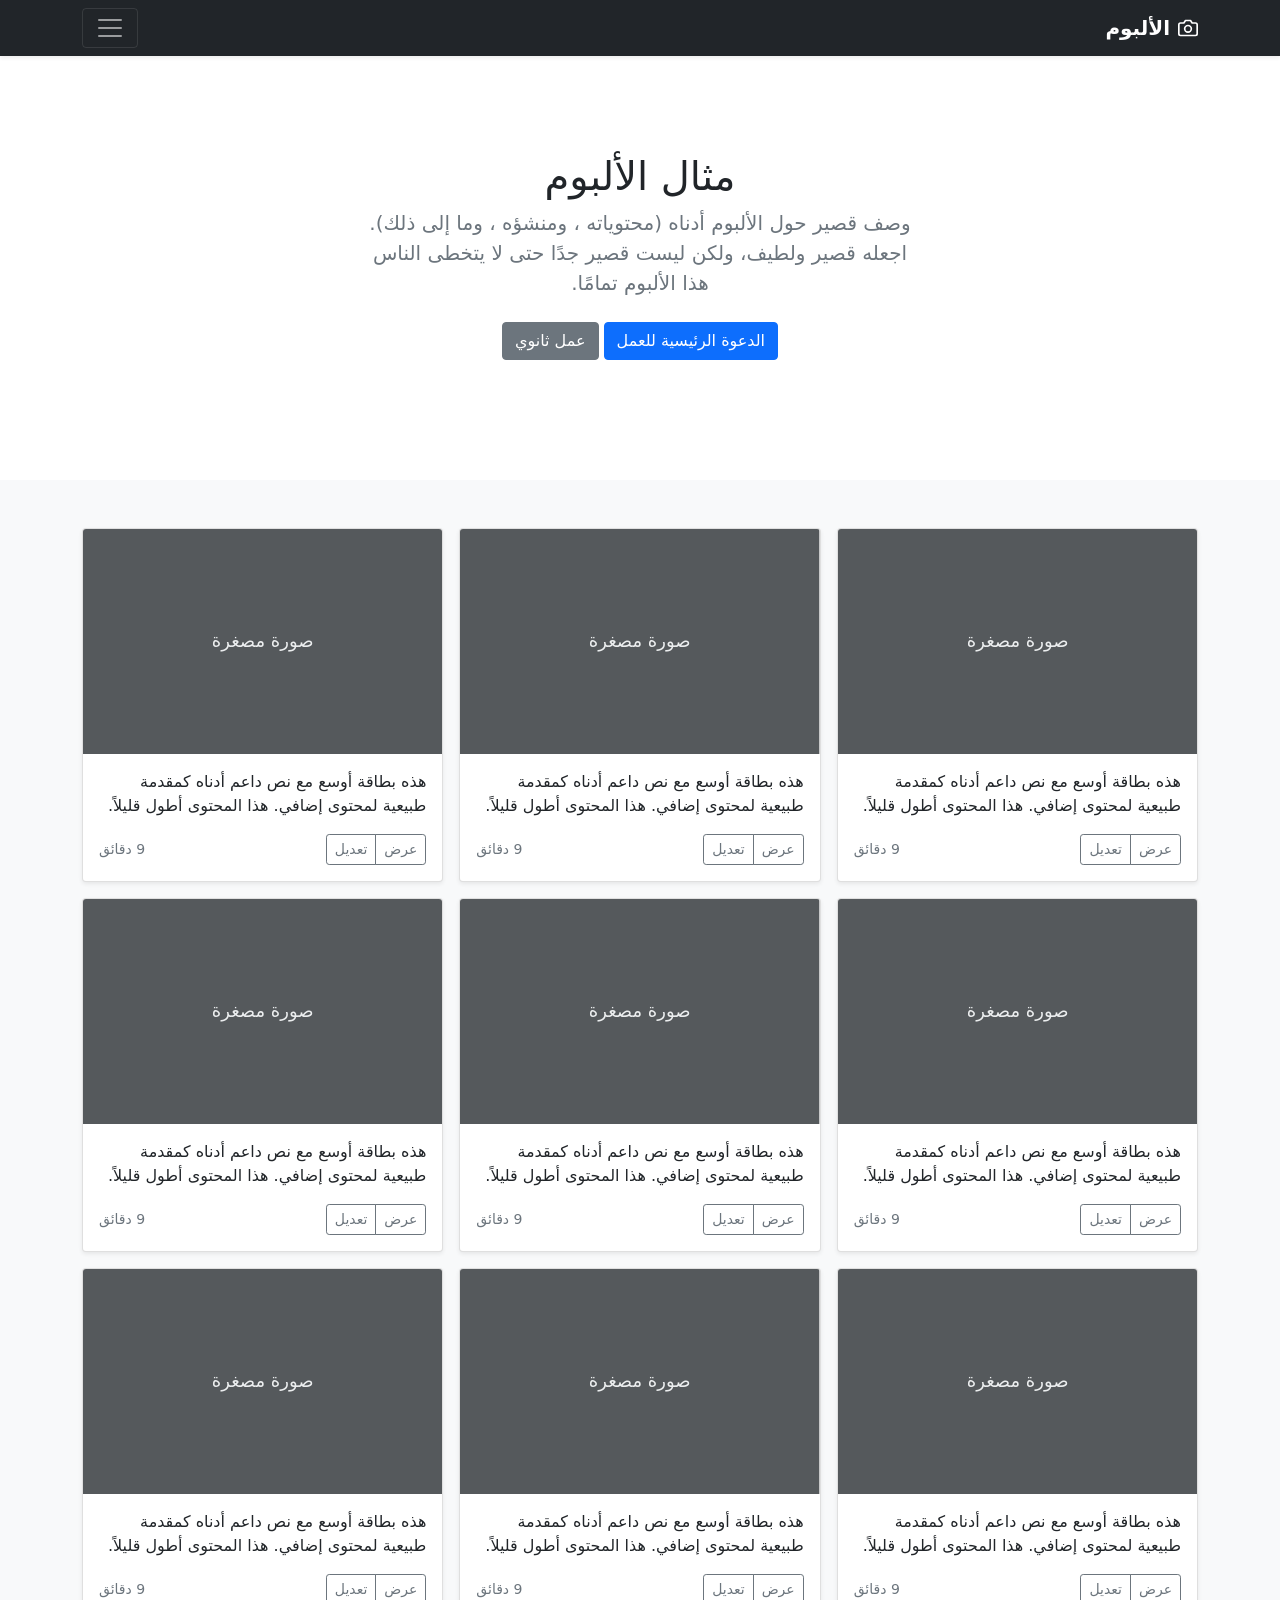
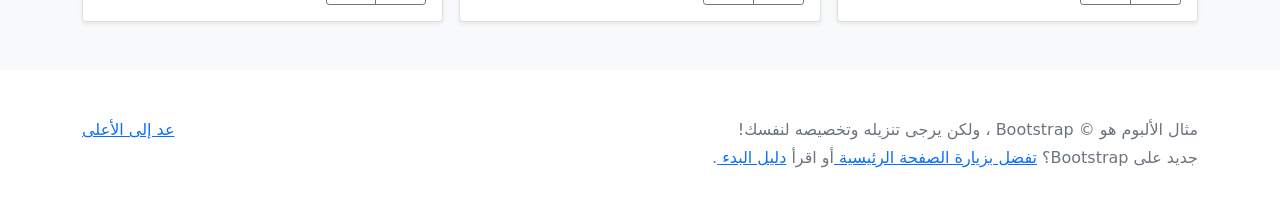
<file: assets/css/bootstrap/album-rtl/index.html>
<!doctype html>
<html lang="ar" dir="rtl">
  <head>
    <meta charset="utf-8">
    <meta name="viewport" content="width=device-width, initial-scale=1">
    <meta name="description" content="">
    <meta name="author" content="Mark Otto, Jacob Thornton, and Bootstrap contributors">
    <meta name="generator" content="Hugo 0.88.1">
    <title>مثال الألبوم · Bootstrap v5.1</title>

    <link rel="canonical" href="https://getbootstrap.com/docs/5.1/examples/album-rtl/">

    

    <!-- Bootstrap core CSS -->
<link href="../assets/dist/css/bootstrap.rtl.min.css" rel="stylesheet">

    <style>
      .bd-placeholder-img {
        font-size: 1.125rem;
        text-anchor: middle;
        -webkit-user-select: none;
        -moz-user-select: none;
        user-select: none;
      }

      @media (min-width: 768px) {
        .bd-placeholder-img-lg {
          font-size: 3.5rem;
        }
      }
    </style>

    
  </head>
  <body>
    
<header>
  <div class="collapse bg-dark" id="navbarHeader">
    <div class="container">
      <div class="row">
        <div class="col-sm-8 col-md-7 py-4">
          <h4 class="text-white">حول</h4>
          <p class="text-muted">أضف بعض المعلومات حول الألبوم، المؤلف، أو أي سياق خلفية آخر. اجعلها بضع جمل حتى يتمكن الزوار من التقاط بعض التلميحات المفيدة. ثم اربطها ببعض مواقع التواصل الاجتماعي أو معلومات الاتصال.</p>
        </div>
        <div class="col-sm-4 offset-md-1 py-4">
          <h4 class="text-white">تواصل معي</h4>
          <ul class="list-unstyled">
            <li><a href="#" class="text-white">تابعني على تويتر</a></li>
            <li><a href="#" class="text-white">شاركني الإعجاب في فيسبوك</a></li>
            <li><a href="#" class="text-white">راسلني على البريد الإلكتروني</a></li>
          </ul>
        </div>
      </div>
    </div>
  </div>
  <div class="navbar navbar-dark bg-dark shadow-sm">
    <div class="container">
      <a href="#" class="navbar-brand d-flex align-items-center">
        <svg xmlns="http://www.w3.org/2000/svg" width="20" height="20" fill="none" stroke="currentColor" stroke-linecap="round" stroke-linejoin="round" stroke-width="2" aria-hidden="true" class="me-2" viewBox="0 0 24 24"><path d="M23 19a2 2 0 0 1-2 2H3a2 2 0 0 1-2-2V8a2 2 0 0 1 2-2h4l2-3h6l2 3h4a2 2 0 0 1 2 2z"/><circle cx="12" cy="13" r="4"/></svg>
        <strong>الألبوم</strong>
      </a>
      <button class="navbar-toggler" type="button" data-bs-toggle="collapse" data-bs-target="#navbarHeader" aria-controls="navbarHeader" aria-expanded="false" aria-label="تبديل التنقل">
        <span class="navbar-toggler-icon"></span>
      </button>
    </div>
  </div>
</header>

<main>

  <section class="py-5 text-center container">
    <div class="row py-lg-5">
      <div class="col-lg-6 col-md-8 mx-auto">
        <h1 class="fw-light">مثال الألبوم</h1>
        <p class="lead text-muted">وصف قصير حول الألبوم أدناه (محتوياته ، ومنشؤه ، وما إلى ذلك). اجعله قصير ولطيف، ولكن ليست قصير جدًا حتى لا يتخطى الناس هذا الألبوم تمامًا.</p>
        <p>
          <a href="#" class="btn btn-primary my-2">الدعوة الرئيسية للعمل</a>
          <a href="#" class="btn btn-secondary my-2">عمل ثانوي</a>
        </p>
      </div>
    </div>
  </section>

  <div class="album py-5 bg-light">
    <div class="container">

      <div class="row row-cols-1 row-cols-sm-2 row-cols-md-3 g-3">
        <div class="col">
          <div class="card shadow-sm">
            <svg class="bd-placeholder-img card-img-top" width="100%" height="225" xmlns="http://www.w3.org/2000/svg" role="img" aria-label="Placeholder: صورة مصغرة" preserveAspectRatio="xMidYMid slice" focusable="false"><title>Placeholder</title><rect width="100%" height="100%" fill="#55595c"/><text x="50%" y="50%" fill="#eceeef" dy=".3em">صورة مصغرة</text></svg>

            <div class="card-body">
              <p class="card-text">هذه بطاقة أوسع مع نص داعم أدناه كمقدمة طبيعية لمحتوى إضافي. هذا المحتوى أطول قليلاً.</p>
              <div class="d-flex justify-content-between align-items-center">
                <div class="btn-group">
                  <button type="button" class="btn btn-sm btn-outline-secondary">عرض</button>
                  <button type="button" class="btn btn-sm btn-outline-secondary">تعديل</button>
                </div>
                <small class="text-muted">9 دقائق</small>
              </div>
            </div>
          </div>
        </div>
        <div class="col">
          <div class="card shadow-sm">
            <svg class="bd-placeholder-img card-img-top" width="100%" height="225" xmlns="http://www.w3.org/2000/svg" role="img" aria-label="Placeholder: صورة مصغرة" preserveAspectRatio="xMidYMid slice" focusable="false"><title>Placeholder</title><rect width="100%" height="100%" fill="#55595c"/><text x="50%" y="50%" fill="#eceeef" dy=".3em">صورة مصغرة</text></svg>

            <div class="card-body">
              <p class="card-text">هذه بطاقة أوسع مع نص داعم أدناه كمقدمة طبيعية لمحتوى إضافي. هذا المحتوى أطول قليلاً.</p>
              <div class="d-flex justify-content-between align-items-center">
                <div class="btn-group">
                  <button type="button" class="btn btn-sm btn-outline-secondary">عرض</button>
                  <button type="button" class="btn btn-sm btn-outline-secondary">تعديل</button>
                </div>
                <small class="text-muted">9 دقائق</small>
              </div>
            </div>
          </div>
        </div>
        <div class="col">
          <div class="card shadow-sm">
            <svg class="bd-placeholder-img card-img-top" width="100%" height="225" xmlns="http://www.w3.org/2000/svg" role="img" aria-label="Placeholder: صورة مصغرة" preserveAspectRatio="xMidYMid slice" focusable="false"><title>Placeholder</title><rect width="100%" height="100%" fill="#55595c"/><text x="50%" y="50%" fill="#eceeef" dy=".3em">صورة مصغرة</text></svg>

            <div class="card-body">
              <p class="card-text">هذه بطاقة أوسع مع نص داعم أدناه كمقدمة طبيعية لمحتوى إضافي. هذا المحتوى أطول قليلاً.</p>
              <div class="d-flex justify-content-between align-items-center">
                <div class="btn-group">
                  <button type="button" class="btn btn-sm btn-outline-secondary">عرض</button>
                  <button type="button" class="btn btn-sm btn-outline-secondary">تعديل</button>
                </div>
                <small class="text-muted">9 دقائق</small>
              </div>
            </div>
          </div>
        </div>

        <div class="col">
          <div class="card shadow-sm">
            <svg class="bd-placeholder-img card-img-top" width="100%" height="225" xmlns="http://www.w3.org/2000/svg" role="img" aria-label="Placeholder: صورة مصغرة" preserveAspectRatio="xMidYMid slice" focusable="false"><title>Placeholder</title><rect width="100%" height="100%" fill="#55595c"/><text x="50%" y="50%" fill="#eceeef" dy=".3em">صورة مصغرة</text></svg>

            <div class="card-body">
              <p class="card-text">هذه بطاقة أوسع مع نص داعم أدناه كمقدمة طبيعية لمحتوى إضافي. هذا المحتوى أطول قليلاً.</p>
              <div class="d-flex justify-content-between align-items-center">
                <div class="btn-group">
                  <button type="button" class="btn btn-sm btn-outline-secondary">عرض</button>
                  <button type="button" class="btn btn-sm btn-outline-secondary">تعديل</button>
                </div>
                <small class="text-muted">9 دقائق</small>
              </div>
            </div>
          </div>
        </div>
        <div class="col">
          <div class="card shadow-sm">
            <svg class="bd-placeholder-img card-img-top" width="100%" height="225" xmlns="http://www.w3.org/2000/svg" role="img" aria-label="Placeholder: صورة مصغرة" preserveAspectRatio="xMidYMid slice" focusable="false"><title>Placeholder</title><rect width="100%" height="100%" fill="#55595c"/><text x="50%" y="50%" fill="#eceeef" dy=".3em">صورة مصغرة</text></svg>

            <div class="card-body">
              <p class="card-text">هذه بطاقة أوسع مع نص داعم أدناه كمقدمة طبيعية لمحتوى إضافي. هذا المحتوى أطول قليلاً.</p>
              <div class="d-flex justify-content-between align-items-center">
                <div class="btn-group">
                  <button type="button" class="btn btn-sm btn-outline-secondary">عرض</button>
                  <button type="button" class="btn btn-sm btn-outline-secondary">تعديل</button>
                </div>
                <small class="text-muted">9 دقائق</small>
              </div>
            </div>
          </div>
        </div>
        <div class="col">
          <div class="card shadow-sm">
            <svg class="bd-placeholder-img card-img-top" width="100%" height="225" xmlns="http://www.w3.org/2000/svg" role="img" aria-label="Placeholder: صورة مصغرة" preserveAspectRatio="xMidYMid slice" focusable="false"><title>Placeholder</title><rect width="100%" height="100%" fill="#55595c"/><text x="50%" y="50%" fill="#eceeef" dy=".3em">صورة مصغرة</text></svg>

            <div class="card-body">
              <p class="card-text">هذه بطاقة أوسع مع نص داعم أدناه كمقدمة طبيعية لمحتوى إضافي. هذا المحتوى أطول قليلاً.</p>
              <div class="d-flex justify-content-between align-items-center">
                <div class="btn-group">
                  <button type="button" class="btn btn-sm btn-outline-secondary">عرض</button>
                  <button type="button" class="btn btn-sm btn-outline-secondary">تعديل</button>
                </div>
                <small class="text-muted">9 دقائق</small>
              </div>
            </div>
          </div>
        </div>

        <div class="col">
          <div class="card shadow-sm">
            <svg class="bd-placeholder-img card-img-top" width="100%" height="225" xmlns="http://www.w3.org/2000/svg" role="img" aria-label="Placeholder: صورة مصغرة" preserveAspectRatio="xMidYMid slice" focusable="false"><title>Placeholder</title><rect width="100%" height="100%" fill="#55595c"/><text x="50%" y="50%" fill="#eceeef" dy=".3em">صورة مصغرة</text></svg>

            <div class="card-body">
              <p class="card-text">هذه بطاقة أوسع مع نص داعم أدناه كمقدمة طبيعية لمحتوى إضافي. هذا المحتوى أطول قليلاً.</p>
              <div class="d-flex justify-content-between align-items-center">
                <div class="btn-group">
                  <button type="button" class="btn btn-sm btn-outline-secondary">عرض</button>
                  <button type="button" class="btn btn-sm btn-outline-secondary">تعديل</button>
                </div>
                <small class="text-muted">9 دقائق</small>
              </div>
            </div>
          </div>
        </div>
        <div class="col">
          <div class="card shadow-sm">
            <svg class="bd-placeholder-img card-img-top" width="100%" height="225" xmlns="http://www.w3.org/2000/svg" role="img" aria-label="Placeholder: صورة مصغرة" preserveAspectRatio="xMidYMid slice" focusable="false"><title>Placeholder</title><rect width="100%" height="100%" fill="#55595c"/><text x="50%" y="50%" fill="#eceeef" dy=".3em">صورة مصغرة</text></svg>

            <div class="card-body">
              <p class="card-text">هذه بطاقة أوسع مع نص داعم أدناه كمقدمة طبيعية لمحتوى إضافي. هذا المحتوى أطول قليلاً.</p>
              <div class="d-flex justify-content-between align-items-center">
                <div class="btn-group">
                  <button type="button" class="btn btn-sm btn-outline-secondary">عرض</button>
                  <button type="button" class="btn btn-sm btn-outline-secondary">تعديل</button>
                </div>
                <small class="text-muted">9 دقائق</small>
              </div>
            </div>
          </div>
        </div>
        <div class="col">
          <div class="card shadow-sm">
            <svg class="bd-placeholder-img card-img-top" width="100%" height="225" xmlns="http://www.w3.org/2000/svg" role="img" aria-label="Placeholder: صورة مصغرة" preserveAspectRatio="xMidYMid slice" focusable="false"><title>Placeholder</title><rect width="100%" height="100%" fill="#55595c"/><text x="50%" y="50%" fill="#eceeef" dy=".3em">صورة مصغرة</text></svg>

            <div class="card-body">
              <p class="card-text">هذه بطاقة أوسع مع نص داعم أدناه كمقدمة طبيعية لمحتوى إضافي. هذا المحتوى أطول قليلاً.</p>
              <div class="d-flex justify-content-between align-items-center">
                <div class="btn-group">
                  <button type="button" class="btn btn-sm btn-outline-secondary">عرض</button>
                  <button type="button" class="btn btn-sm btn-outline-secondary">تعديل</button>
                </div>
                <small class="text-muted">9 دقائق</small>
              </div>
            </div>
          </div>
        </div>
      </div>
    </div>
  </div>

</main>

<footer class="text-muted py-5">
  <div class="container">
    <p class="float-end mb-1">
      <a href="#">عد إلى الأعلى</a>
    </p>
    <p class="mb-1">مثال الألبوم هو © Bootstrap ، ولكن يرجى تنزيله وتخصيصه لنفسك!</p>
    <p class="mb-0">جديد على Bootstrap؟ <a href="/"> تفضل بزيارة الصفحة الرئيسية </a> أو اقرأ <a href="../getting-started/introduction/ "> دليل البدء </a>.</p>
  </div>
</footer>


    <script src="../assets/dist/js/bootstrap.bundle.min.js"></script>

      
  </body>
</html>
</file>
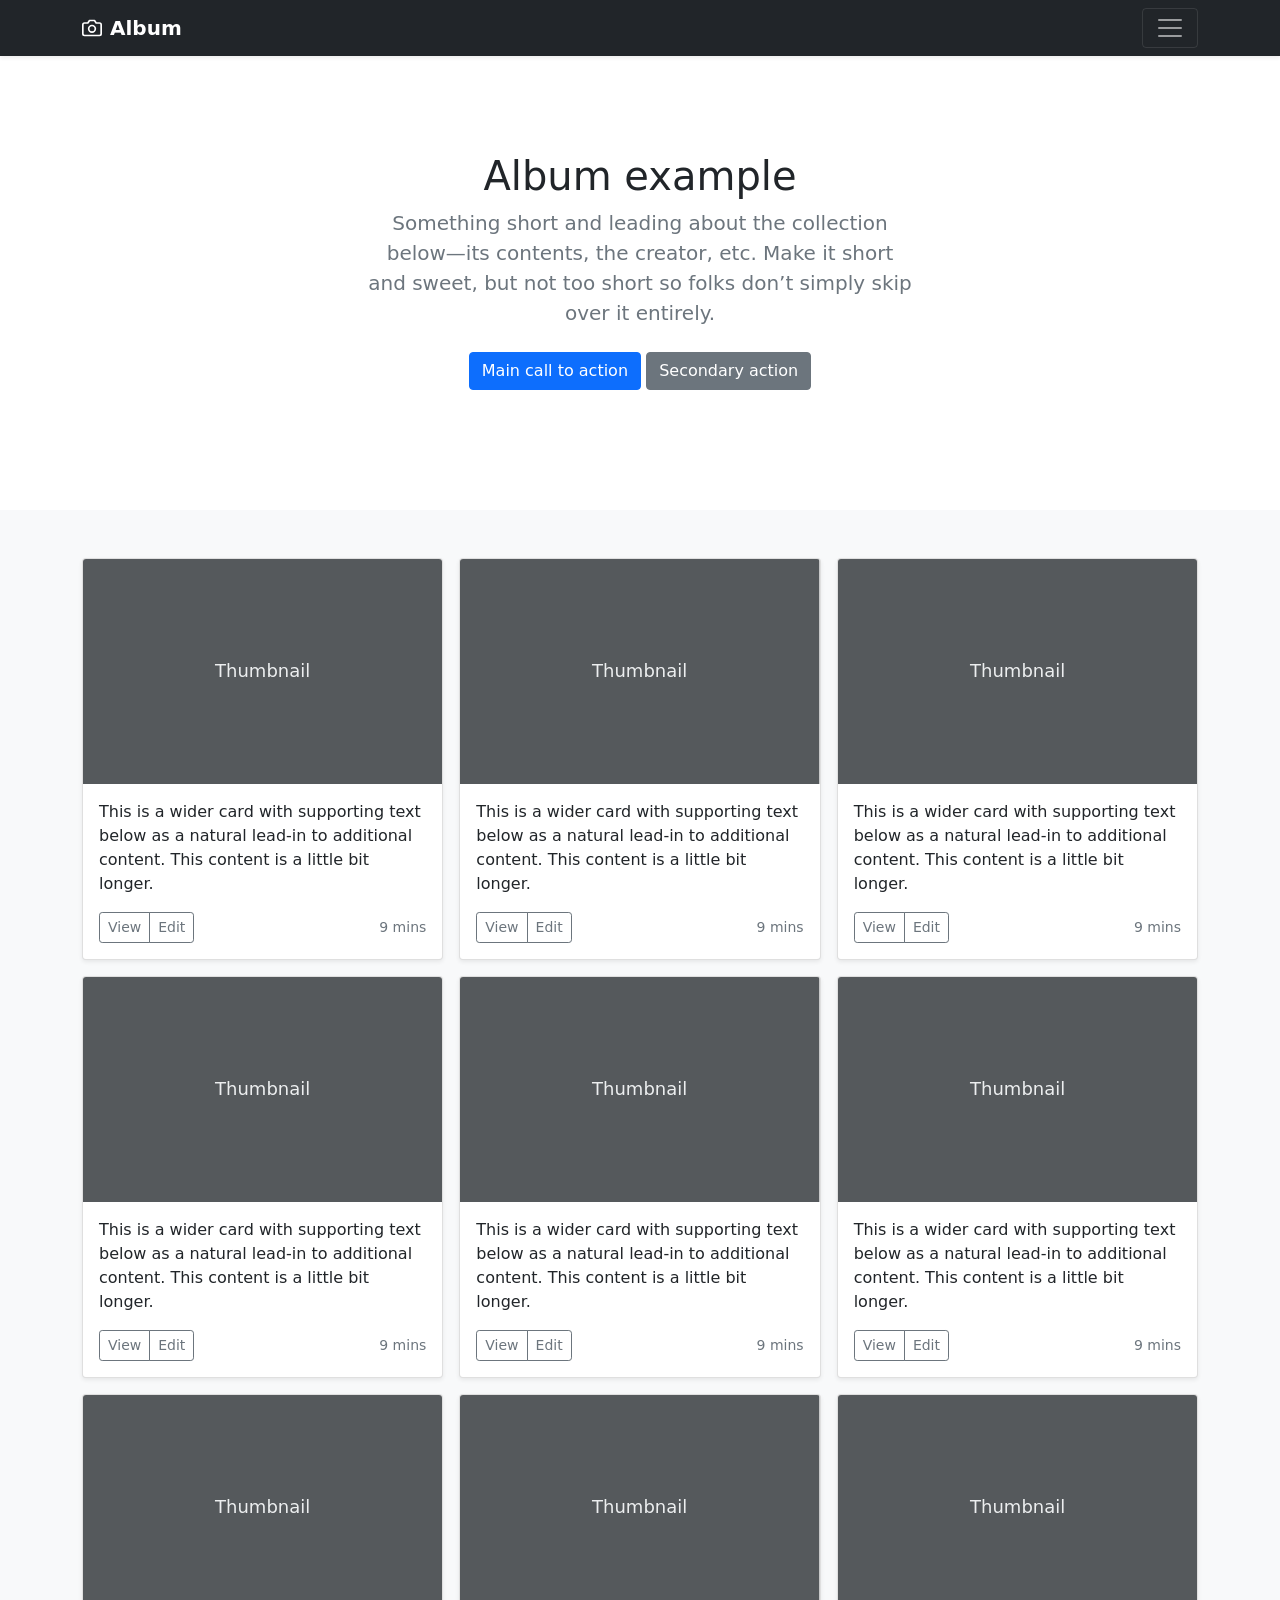
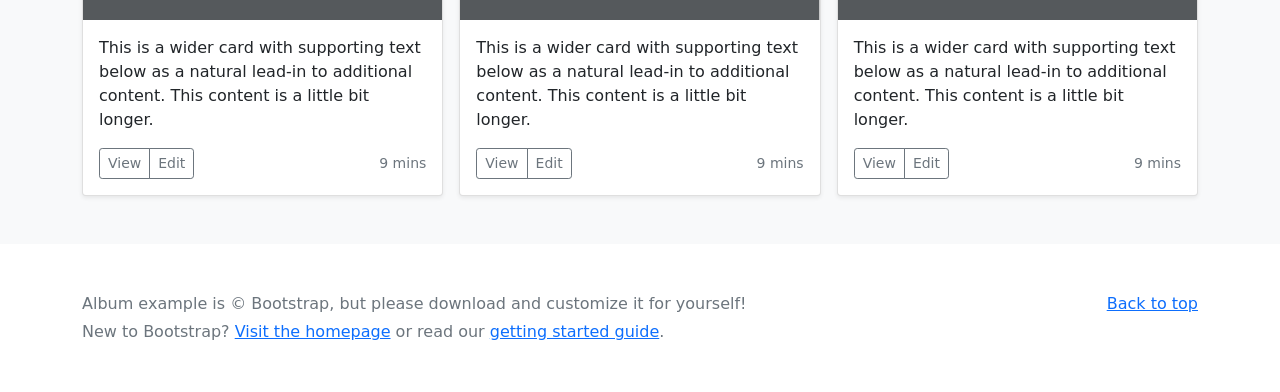
<file: assets/css/bootstrap/album/index.html>
<!doctype html>
<html lang="en">
  <head>
    <meta charset="utf-8">
    <meta name="viewport" content="width=device-width, initial-scale=1">
    <meta name="description" content="">
    <meta name="author" content="Mark Otto, Jacob Thornton, and Bootstrap contributors">
    <meta name="generator" content="Hugo 0.88.1">
    <title>Album example · Bootstrap v5.1</title>

    <link rel="canonical" href="https://getbootstrap.com/docs/5.1/examples/album/">

    

    <!-- Bootstrap core CSS -->
<link href="../assets/dist/css/bootstrap.min.css" rel="stylesheet">

    <style>
      .bd-placeholder-img {
        font-size: 1.125rem;
        text-anchor: middle;
        -webkit-user-select: none;
        -moz-user-select: none;
        user-select: none;
      }

      @media (min-width: 768px) {
        .bd-placeholder-img-lg {
          font-size: 3.5rem;
        }
      }
    </style>

    
  </head>
  <body>
    
<header>
  <div class="collapse bg-dark" id="navbarHeader">
    <div class="container">
      <div class="row">
        <div class="col-sm-8 col-md-7 py-4">
          <h4 class="text-white">About</h4>
          <p class="text-muted">Add some information about the album below, the author, or any other background context. Make it a few sentences long so folks can pick up some informative tidbits. Then, link them off to some social networking sites or contact information.</p>
        </div>
        <div class="col-sm-4 offset-md-1 py-4">
          <h4 class="text-white">Contact</h4>
          <ul class="list-unstyled">
            <li><a href="#" class="text-white">Follow on Twitter</a></li>
            <li><a href="#" class="text-white">Like on Facebook</a></li>
            <li><a href="#" class="text-white">Email me</a></li>
          </ul>
        </div>
      </div>
    </div>
  </div>
  <div class="navbar navbar-dark bg-dark shadow-sm">
    <div class="container">
      <a href="#" class="navbar-brand d-flex align-items-center">
        <svg xmlns="http://www.w3.org/2000/svg" width="20" height="20" fill="none" stroke="currentColor" stroke-linecap="round" stroke-linejoin="round" stroke-width="2" aria-hidden="true" class="me-2" viewBox="0 0 24 24"><path d="M23 19a2 2 0 0 1-2 2H3a2 2 0 0 1-2-2V8a2 2 0 0 1 2-2h4l2-3h6l2 3h4a2 2 0 0 1 2 2z"/><circle cx="12" cy="13" r="4"/></svg>
        <strong>Album</strong>
      </a>
      <button class="navbar-toggler" type="button" data-bs-toggle="collapse" data-bs-target="#navbarHeader" aria-controls="navbarHeader" aria-expanded="false" aria-label="Toggle navigation">
        <span class="navbar-toggler-icon"></span>
      </button>
    </div>
  </div>
</header>

<main>

  <section class="py-5 text-center container">
    <div class="row py-lg-5">
      <div class="col-lg-6 col-md-8 mx-auto">
        <h1 class="fw-light">Album example</h1>
        <p class="lead text-muted">Something short and leading about the collection below—its contents, the creator, etc. Make it short and sweet, but not too short so folks don’t simply skip over it entirely.</p>
        <p>
          <a href="#" class="btn btn-primary my-2">Main call to action</a>
          <a href="#" class="btn btn-secondary my-2">Secondary action</a>
        </p>
      </div>
    </div>
  </section>

  <div class="album py-5 bg-light">
    <div class="container">

      <div class="row row-cols-1 row-cols-sm-2 row-cols-md-3 g-3">
        <div class="col">
          <div class="card shadow-sm">
            <svg class="bd-placeholder-img card-img-top" width="100%" height="225" xmlns="http://www.w3.org/2000/svg" role="img" aria-label="Placeholder: Thumbnail" preserveAspectRatio="xMidYMid slice" focusable="false"><title>Placeholder</title><rect width="100%" height="100%" fill="#55595c"/><text x="50%" y="50%" fill="#eceeef" dy=".3em">Thumbnail</text></svg>

            <div class="card-body">
              <p class="card-text">This is a wider card with supporting text below as a natural lead-in to additional content. This content is a little bit longer.</p>
              <div class="d-flex justify-content-between align-items-center">
                <div class="btn-group">
                  <button type="button" class="btn btn-sm btn-outline-secondary">View</button>
                  <button type="button" class="btn btn-sm btn-outline-secondary">Edit</button>
                </div>
                <small class="text-muted">9 mins</small>
              </div>
            </div>
          </div>
        </div>
        <div class="col">
          <div class="card shadow-sm">
            <svg class="bd-placeholder-img card-img-top" width="100%" height="225" xmlns="http://www.w3.org/2000/svg" role="img" aria-label="Placeholder: Thumbnail" preserveAspectRatio="xMidYMid slice" focusable="false"><title>Placeholder</title><rect width="100%" height="100%" fill="#55595c"/><text x="50%" y="50%" fill="#eceeef" dy=".3em">Thumbnail</text></svg>

            <div class="card-body">
              <p class="card-text">This is a wider card with supporting text below as a natural lead-in to additional content. This content is a little bit longer.</p>
              <div class="d-flex justify-content-between align-items-center">
                <div class="btn-group">
                  <button type="button" class="btn btn-sm btn-outline-secondary">View</button>
                  <button type="button" class="btn btn-sm btn-outline-secondary">Edit</button>
                </div>
                <small class="text-muted">9 mins</small>
              </div>
            </div>
          </div>
        </div>
        <div class="col">
          <div class="card shadow-sm">
            <svg class="bd-placeholder-img card-img-top" width="100%" height="225" xmlns="http://www.w3.org/2000/svg" role="img" aria-label="Placeholder: Thumbnail" preserveAspectRatio="xMidYMid slice" focusable="false"><title>Placeholder</title><rect width="100%" height="100%" fill="#55595c"/><text x="50%" y="50%" fill="#eceeef" dy=".3em">Thumbnail</text></svg>

            <div class="card-body">
              <p class="card-text">This is a wider card with supporting text below as a natural lead-in to additional content. This content is a little bit longer.</p>
              <div class="d-flex justify-content-between align-items-center">
                <div class="btn-group">
                  <button type="button" class="btn btn-sm btn-outline-secondary">View</button>
                  <button type="button" class="btn btn-sm btn-outline-secondary">Edit</button>
                </div>
                <small class="text-muted">9 mins</small>
              </div>
            </div>
          </div>
        </div>

        <div class="col">
          <div class="card shadow-sm">
            <svg class="bd-placeholder-img card-img-top" width="100%" height="225" xmlns="http://www.w3.org/2000/svg" role="img" aria-label="Placeholder: Thumbnail" preserveAspectRatio="xMidYMid slice" focusable="false"><title>Placeholder</title><rect width="100%" height="100%" fill="#55595c"/><text x="50%" y="50%" fill="#eceeef" dy=".3em">Thumbnail</text></svg>

            <div class="card-body">
              <p class="card-text">This is a wider card with supporting text below as a natural lead-in to additional content. This content is a little bit longer.</p>
              <div class="d-flex justify-content-between align-items-center">
                <div class="btn-group">
                  <button type="button" class="btn btn-sm btn-outline-secondary">View</button>
                  <button type="button" class="btn btn-sm btn-outline-secondary">Edit</button>
                </div>
                <small class="text-muted">9 mins</small>
              </div>
            </div>
          </div>
        </div>
        <div class="col">
          <div class="card shadow-sm">
            <svg class="bd-placeholder-img card-img-top" width="100%" height="225" xmlns="http://www.w3.org/2000/svg" role="img" aria-label="Placeholder: Thumbnail" preserveAspectRatio="xMidYMid slice" focusable="false"><title>Placeholder</title><rect width="100%" height="100%" fill="#55595c"/><text x="50%" y="50%" fill="#eceeef" dy=".3em">Thumbnail</text></svg>

            <div class="card-body">
              <p class="card-text">This is a wider card with supporting text below as a natural lead-in to additional content. This content is a little bit longer.</p>
              <div class="d-flex justify-content-between align-items-center">
                <div class="btn-group">
                  <button type="button" class="btn btn-sm btn-outline-secondary">View</button>
                  <button type="button" class="btn btn-sm btn-outline-secondary">Edit</button>
                </div>
                <small class="text-muted">9 mins</small>
              </div>
            </div>
          </div>
        </div>
        <div class="col">
          <div class="card shadow-sm">
            <svg class="bd-placeholder-img card-img-top" width="100%" height="225" xmlns="http://www.w3.org/2000/svg" role="img" aria-label="Placeholder: Thumbnail" preserveAspectRatio="xMidYMid slice" focusable="false"><title>Placeholder</title><rect width="100%" height="100%" fill="#55595c"/><text x="50%" y="50%" fill="#eceeef" dy=".3em">Thumbnail</text></svg>

            <div class="card-body">
              <p class="card-text">This is a wider card with supporting text below as a natural lead-in to additional content. This content is a little bit longer.</p>
              <div class="d-flex justify-content-between align-items-center">
                <div class="btn-group">
                  <button type="button" class="btn btn-sm btn-outline-secondary">View</button>
                  <button type="button" class="btn btn-sm btn-outline-secondary">Edit</button>
                </div>
                <small class="text-muted">9 mins</small>
              </div>
            </div>
          </div>
        </div>

        <div class="col">
          <div class="card shadow-sm">
            <svg class="bd-placeholder-img card-img-top" width="100%" height="225" xmlns="http://www.w3.org/2000/svg" role="img" aria-label="Placeholder: Thumbnail" preserveAspectRatio="xMidYMid slice" focusable="false"><title>Placeholder</title><rect width="100%" height="100%" fill="#55595c"/><text x="50%" y="50%" fill="#eceeef" dy=".3em">Thumbnail</text></svg>

            <div class="card-body">
              <p class="card-text">This is a wider card with supporting text below as a natural lead-in to additional content. This content is a little bit longer.</p>
              <div class="d-flex justify-content-between align-items-center">
                <div class="btn-group">
                  <button type="button" class="btn btn-sm btn-outline-secondary">View</button>
                  <button type="button" class="btn btn-sm btn-outline-secondary">Edit</button>
                </div>
                <small class="text-muted">9 mins</small>
              </div>
            </div>
          </div>
        </div>
        <div class="col">
          <div class="card shadow-sm">
            <svg class="bd-placeholder-img card-img-top" width="100%" height="225" xmlns="http://www.w3.org/2000/svg" role="img" aria-label="Placeholder: Thumbnail" preserveAspectRatio="xMidYMid slice" focusable="false"><title>Placeholder</title><rect width="100%" height="100%" fill="#55595c"/><text x="50%" y="50%" fill="#eceeef" dy=".3em">Thumbnail</text></svg>

            <div class="card-body">
              <p class="card-text">This is a wider card with supporting text below as a natural lead-in to additional content. This content is a little bit longer.</p>
              <div class="d-flex justify-content-between align-items-center">
                <div class="btn-group">
                  <button type="button" class="btn btn-sm btn-outline-secondary">View</button>
                  <button type="button" class="btn btn-sm btn-outline-secondary">Edit</button>
                </div>
                <small class="text-muted">9 mins</small>
              </div>
            </div>
          </div>
        </div>
        <div class="col">
          <div class="card shadow-sm">
            <svg class="bd-placeholder-img card-img-top" width="100%" height="225" xmlns="http://www.w3.org/2000/svg" role="img" aria-label="Placeholder: Thumbnail" preserveAspectRatio="xMidYMid slice" focusable="false"><title>Placeholder</title><rect width="100%" height="100%" fill="#55595c"/><text x="50%" y="50%" fill="#eceeef" dy=".3em">Thumbnail</text></svg>

            <div class="card-body">
              <p class="card-text">This is a wider card with supporting text below as a natural lead-in to additional content. This content is a little bit longer.</p>
              <div class="d-flex justify-content-between align-items-center">
                <div class="btn-group">
                  <button type="button" class="btn btn-sm btn-outline-secondary">View</button>
                  <button type="button" class="btn btn-sm btn-outline-secondary">Edit</button>
                </div>
                <small class="text-muted">9 mins</small>
              </div>
            </div>
          </div>
        </div>
      </div>
    </div>
  </div>

</main>

<footer class="text-muted py-5">
  <div class="container">
    <p class="float-end mb-1">
      <a href="#">Back to top</a>
    </p>
    <p class="mb-1">Album example is &copy; Bootstrap, but please download and customize it for yourself!</p>
    <p class="mb-0">New to Bootstrap? <a href="/">Visit the homepage</a> or read our <a href="../getting-started/introduction/">getting started guide</a>.</p>
  </div>
</footer>


    <script src="../assets/dist/js/bootstrap.bundle.min.js"></script>

      
  </body>
</html>
</file>
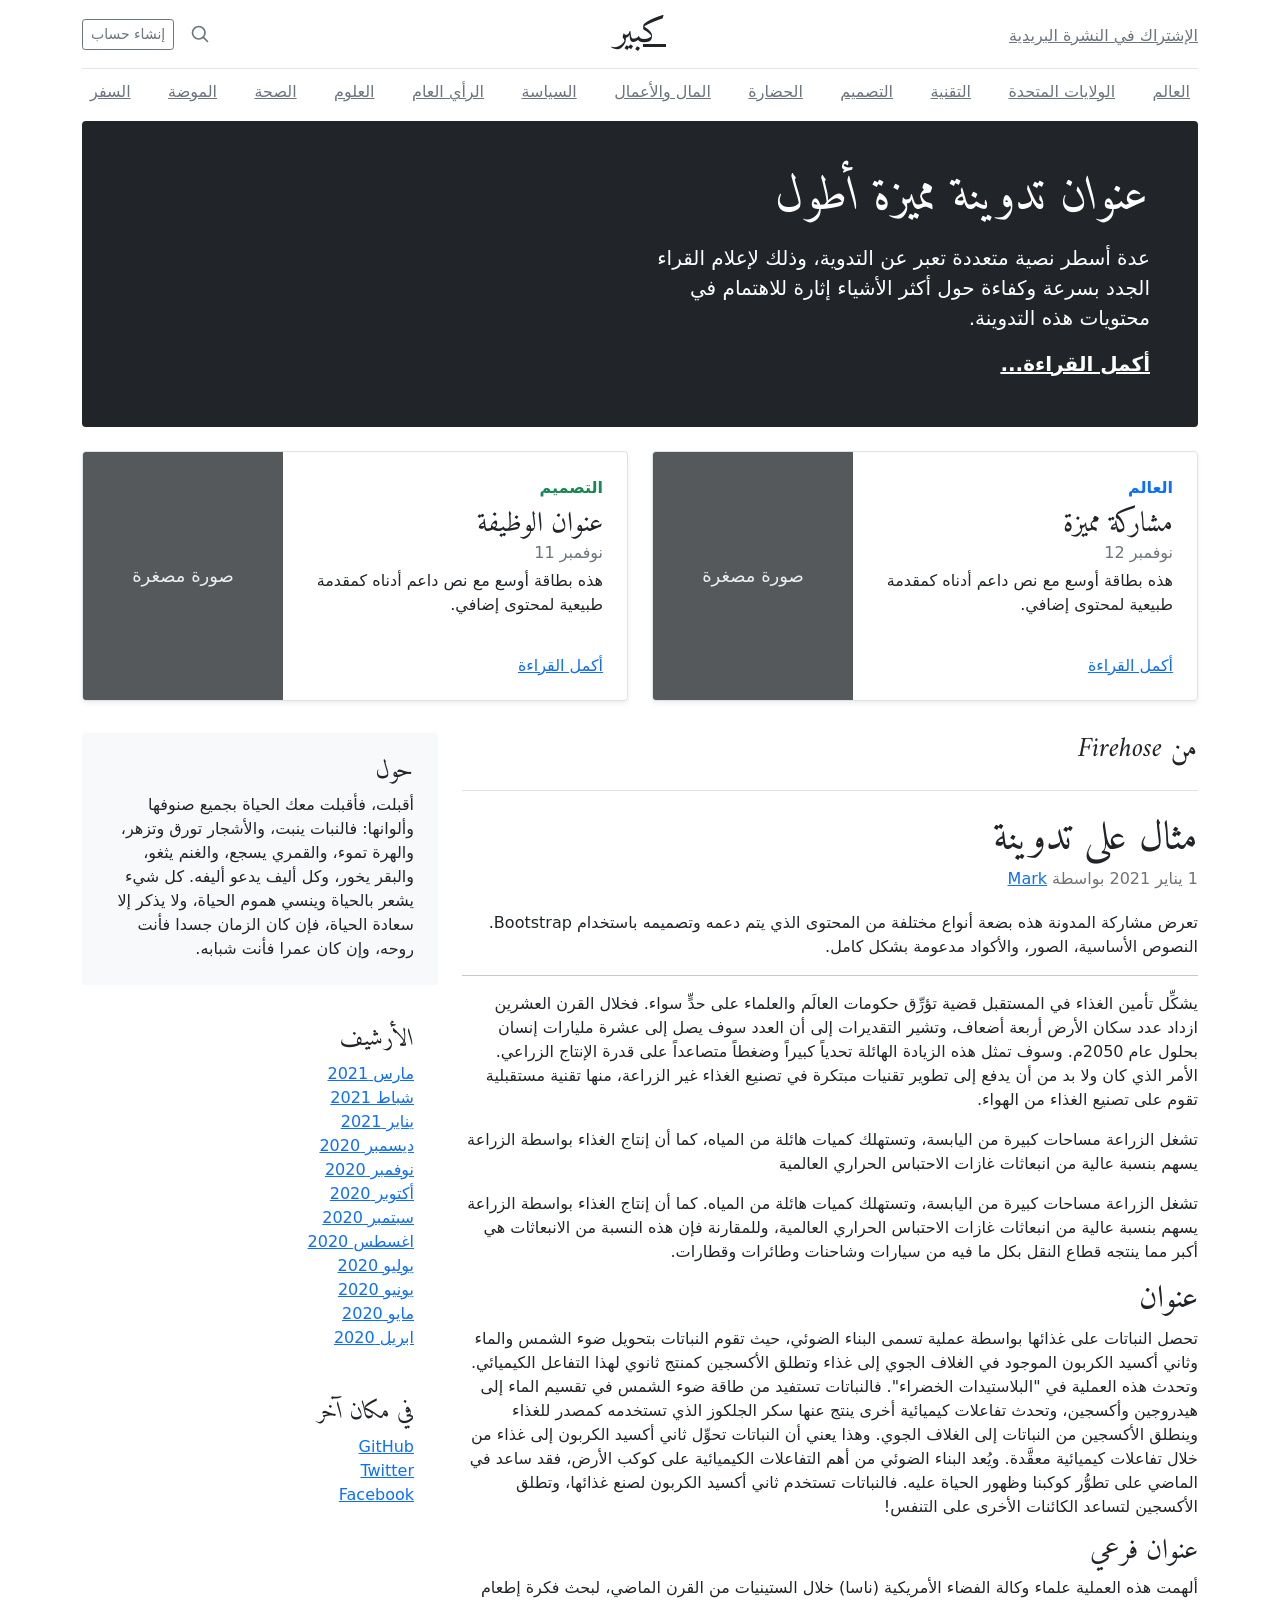
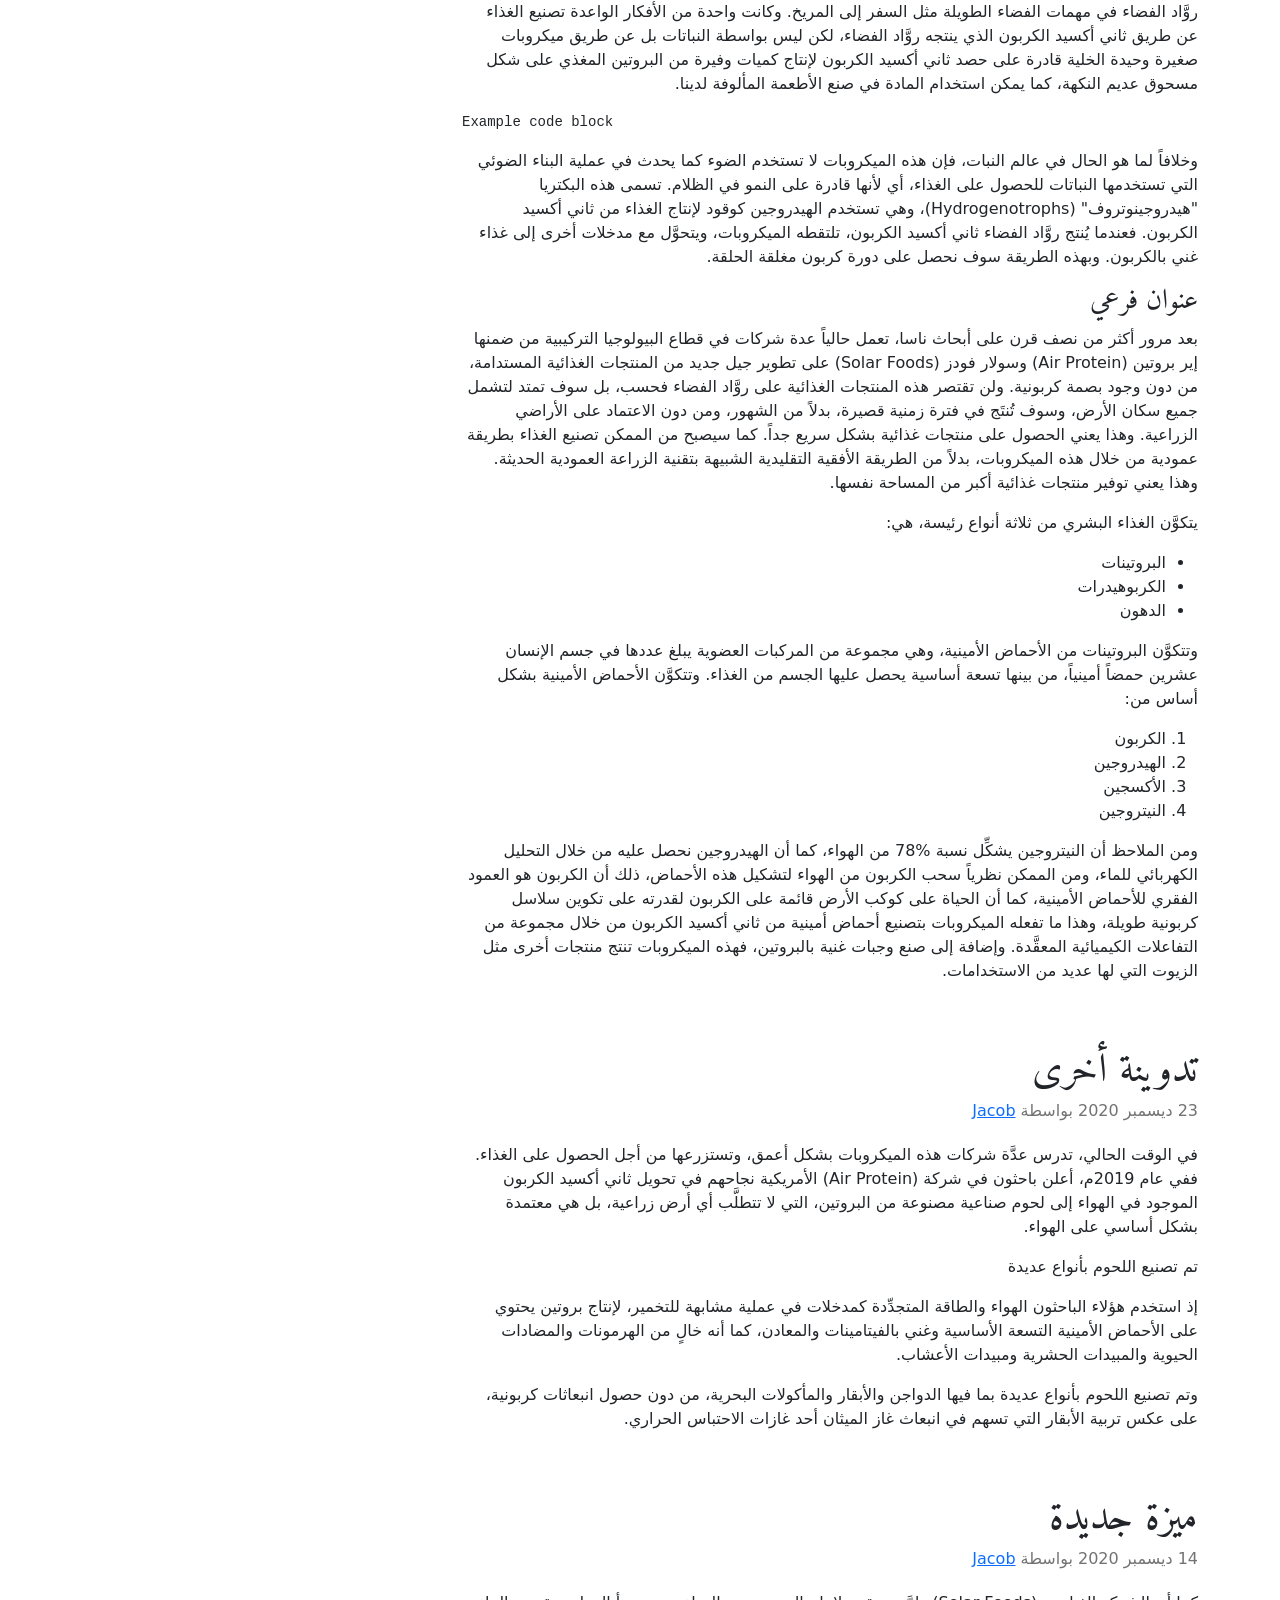
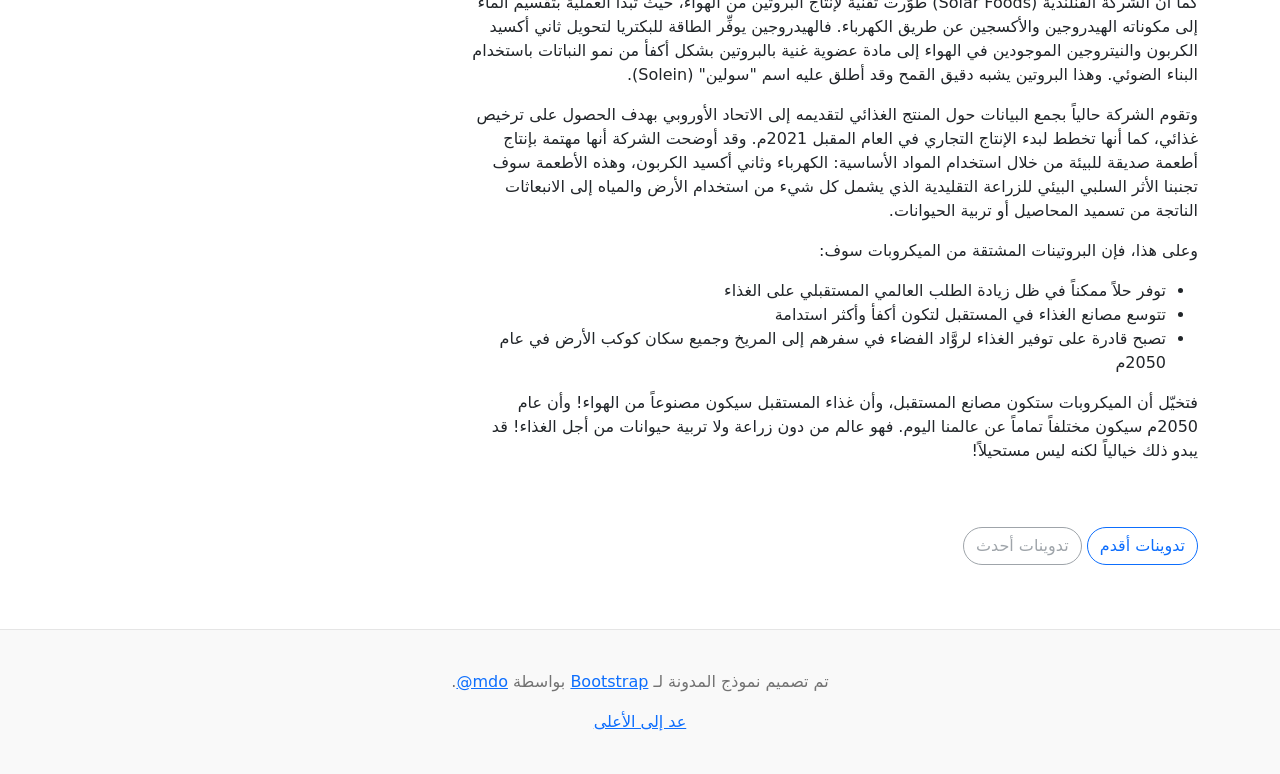
<file: assets/css/bootstrap/blog-rtl/index.html>
<!doctype html>
<html lang="ar" dir="rtl">
  <head>
    <meta charset="utf-8">
    <meta name="viewport" content="width=device-width, initial-scale=1">
    <meta name="description" content="">
    <meta name="author" content="Mark Otto, Jacob Thornton, and Bootstrap contributors">
    <meta name="generator" content="Hugo 0.88.1">
    <title>قالب المدونة · Bootstrap v5.1</title>

    <link rel="canonical" href="https://getbootstrap.com/docs/5.1/examples/blog-rtl/">

    

    <!-- Bootstrap core CSS -->
<link href="../assets/dist/css/bootstrap.rtl.min.css" rel="stylesheet">

    <style>
      .bd-placeholder-img {
        font-size: 1.125rem;
        text-anchor: middle;
        -webkit-user-select: none;
        -moz-user-select: none;
        user-select: none;
      }

      @media (min-width: 768px) {
        .bd-placeholder-img-lg {
          font-size: 3.5rem;
        }
      }
    </style>

    
    <!-- Custom styles for this template -->
    <link href="https://fonts.googleapis.com/css?family=Amiri:wght@400;700&amp;display=swap" rel="stylesheet">
    <!-- Custom styles for this template -->
    <link href="../blog/blog.rtl.css" rel="stylesheet">
  </head>
  <body>
    
<div class="container">
  <header class="blog-header py-3">
    <div class="row flex-nowrap justify-content-between align-items-center">
      <div class="col-4 pt-1">
        <a class="link-secondary" href="#">الإشتراك في النشرة البريدية</a>
      </div>
      <div class="col-4 text-center">
        <a class="blog-header-logo text-dark" href="#">كبير</a>
      </div>
      <div class="col-4 d-flex justify-content-end align-items-center">
        <a class="link-secondary" href="#" aria-label="بحث">
          <svg xmlns="http://www.w3.org/2000/svg" width="20" height="20" fill="none" stroke="currentColor" stroke-linecap="round" stroke-linejoin="round" stroke-width="2" class="mx-3" role="img" viewBox="0 0 24 24"><title>بحث</title><circle cx="10.5" cy="10.5" r="7.5"/><path d="M21 21l-5.2-5.2"/></svg>
        </a>
        <a class="btn btn-sm btn-outline-secondary" href="#">إنشاء حساب</a>
      </div>
    </div>
  </header>

  <div class="nav-scroller py-1 mb-2">
    <nav class="nav d-flex justify-content-between">
      <a class="p-2 link-secondary" href="#">العالم</a>
      <a class="p-2 link-secondary" href="#">الولايات المتحدة</a>
      <a class="p-2 link-secondary" href="#">التقنية</a>
      <a class="p-2 link-secondary" href="#">التصميم</a>
      <a class="p-2 link-secondary" href="#">الحضارة</a>
      <a class="p-2 link-secondary" href="#">المال والأعمال</a>
      <a class="p-2 link-secondary" href="#">السياسة</a>
      <a class="p-2 link-secondary" href="#">الرأي العام</a>
      <a class="p-2 link-secondary" href="#">العلوم</a>
      <a class="p-2 link-secondary" href="#">الصحة</a>
      <a class="p-2 link-secondary" href="#">الموضة</a>
      <a class="p-2 link-secondary" href="#">السفر</a>
    </nav>
  </div>
</div>

<main class="container">
  <div class="p-4 p-md-5 mb-4 text-white rounded bg-dark">
    <div class="col-md-6 px-0">
      <h1 class="display-4 fst-italic">عنوان تدوينة مميزة أطول</h1>
      <p class="lead my-3">عدة أسطر نصية متعددة تعبر عن التدوية، وذلك لإعلام القراء الجدد بسرعة وكفاءة حول أكثر الأشياء إثارة للاهتمام في محتويات هذه التدوينة.</p>
      <p class="lead mb-0"><a href="#" class="text-white fw-bold">أكمل القراءة...</a></p>
    </div>
  </div>

  <div class="row mb-2">
    <div class="col-md-6">
      <div class="row g-0 border rounded overflow-hidden flex-md-row mb-4 shadow-sm h-md-250 position-relative">
        <div class="col p-4 d-flex flex-column position-static">
          <strong class="d-inline-block mb-2 text-primary">العالم</strong>
          <h3 class="mb-0">مشاركة مميزة</h3>
          <div class="mb-1 text-muted">نوفمبر 12</div>
          <p class="card-text mb-auto">هذه بطاقة أوسع مع نص داعم أدناه كمقدمة طبيعية لمحتوى إضافي.</p>
          <a href="#" class="stretched-link">أكمل القراءة</a>
        </div>
        <div class="col-auto d-none d-lg-block">
          <svg class="bd-placeholder-img" width="200" height="250" xmlns="http://www.w3.org/2000/svg" role="img" aria-label="Placeholder: صورة مصغرة" preserveAspectRatio="xMidYMid slice" focusable="false"><title>Placeholder</title><rect width="100%" height="100%" fill="#55595c"/><text x="50%" y="50%" fill="#eceeef" dy=".3em">صورة مصغرة</text></svg>

        </div>
      </div>
    </div>
    <div class="col-md-6">
      <div class="row g-0 border rounded overflow-hidden flex-md-row mb-4 shadow-sm h-md-250 position-relative">
        <div class="col p-4 d-flex flex-column position-static">
          <strong class="d-inline-block mb-2 text-success">التصميم</strong>
          <h3 class="mb-0">عنوان الوظيفة</h3>
          <div class="mb-1 text-muted">نوفمبر 11</div>
          <p class="mb-auto">هذه بطاقة أوسع مع نص داعم أدناه كمقدمة طبيعية لمحتوى إضافي.</p>
          <a href="#" class="stretched-link">أكمل القراءة</a>
        </div>
        <div class="col-auto d-none d-lg-block">
          <svg class="bd-placeholder-img" width="200" height="250" xmlns="http://www.w3.org/2000/svg" role="img" aria-label="Placeholder: صورة مصغرة" preserveAspectRatio="xMidYMid slice" focusable="false"><title>Placeholder</title><rect width="100%" height="100%" fill="#55595c"/><text x="50%" y="50%" fill="#eceeef" dy=".3em">صورة مصغرة</text></svg>

        </div>
      </div>
    </div>
  </div>

  <div class="row">
    <div class="col-md-8">
      <h3 class="pb-4 mb-4 fst-italic border-bottom">
        من Firehose
      </h3>

      <article class="blog-post">
        <h2 class="blog-post-title">مثال على تدوينة</h2>
        <p class="blog-post-meta">1 يناير 2021 بواسطة <a href="#"> Mark </a></p>

        <p>تعرض مشاركة المدونة هذه بضعة أنواع مختلفة من المحتوى الذي يتم دعمه وتصميمه باستخدام Bootstrap. النصوص الأساسية، الصور، والأكواد مدعومة بشكل كامل.</p>
        <hr>
        <p>يشكِّل تأمين الغذاء في المستقبل قضية تؤرِّق حكومات العالَم والعلماء على حدٍّ سواء. فخلال القرن العشرين ازداد عدد سكان الأرض أربعة أضعاف، وتشير التقديرات إلى أن العدد سوف يصل إلى عشرة مليارات إنسان بحلول عام 2050م. وسوف تمثل هذه الزيادة الهائلة تحدياً كبيراً وضغطاً متصاعداً على قدرة الإنتاج الزراعي. الأمر الذي كان ولا بد من أن يدفع إلى تطوير تقنيات مبتكرة في تصنيع الغذاء غير الزراعة، منها تقنية مستقبلية تقوم على تصنيع الغذاء من الهواء.</p>
        <blockquote>
          <p>تشغل الزراعة مساحات كبيرة من اليابسة، وتستهلك كميات هائلة من المياه، كما أن إنتاج الغذاء بواسطة الزراعة يسهم بنسبة عالية من انبعاثات غازات الاحتباس الحراري العالمية</p>
        </blockquote>
        <p>تشغل الزراعة مساحات كبيرة من اليابسة، وتستهلك كميات هائلة من المياه. كما أن إنتاج الغذاء بواسطة الزراعة يسهم بنسبة عالية من انبعاثات غازات الاحتباس الحراري العالمية، وللمقارنة فإن هذه النسبة من الانبعاثات هي أكبر مما ينتجه قطاع النقل بكل ما فيه من سيارات وشاحنات وطائرات وقطارات.</p>
        <h2>عنوان</h2>
        <p>تحصل النباتات على غذائها بواسطة عملية تسمى البناء الضوئي، حيث تقوم النباتات بتحويل ضوء الشمس والماء وثاني أكسيد الكربون الموجود في الغلاف الجوي إلى غذاء وتطلق الأكسجين كمنتج ثانوي لهذا التفاعل الكيميائي. وتحدث هذه العملية في "البلاستيدات الخضراء". فالنباتات تستفيد من طاقة ضوء الشمس في تقسيم الماء إلى هيدروجين وأكسجين، وتحدث تفاعلات كيميائية أخرى ينتج عنها سكر الجلكوز الذي تستخدمه كمصدر للغذاء وينطلق الأكسجين من النباتات إلى الغلاف الجوي. وهذا يعني أن النباتات تحوِّل ثاني أكسيد الكربون إلى غذاء من خلال تفاعلات كيميائية معقَّدة. ويُعد البناء الضوئي من أهم التفاعلات الكيميائية على كوكب الأرض، فقد ساعد في الماضي على تطوُّر كوكبنا وظهور الحياة عليه. فالنباتات تستخدم ثاني أكسيد الكربون لصنع غذائها، وتطلق الأكسجين لتساعد الكائنات الأخرى على التنفس!</p>
        <h3>عنوان فرعي</h3>
        <p>ألهمت هذه العملية علماء وكالة الفضاء الأمريكية (ناسا) خلال الستينيات من القرن الماضي، لبحث فكرة إطعام روَّاد الفضاء في مهمات الفضاء الطويلة مثل السفر إلى المريخ. وكانت واحدة من الأفكار الواعدة تصنيع الغذاء عن طريق ثاني أكسيد الكربون الذي ينتجه روَّاد الفضاء، لكن ليس بواسطة النباتات بل عن طريق ميكروبات صغيرة وحيدة الخلية قادرة على حصد ثاني أكسيد الكربون لإنتاج كميات وفيرة من البروتين المغذي على شكل مسحوق عديم النكهة، كما يمكن استخدام المادة في صنع الأطعمة المألوفة لدينا.</p>
        <pre><code>Example code block</code></pre>
        <p>وخلافاً لما هو الحال في عالم النبات، فإن هذه الميكروبات لا تستخدم الضوء كما يحدث في عملية البناء الضوئي التي تستخدمها النباتات للحصول على الغذاء، أي لأنها قادرة على النمو في الظلام. تسمى هذه البكتريا "هيدروجينوتروف" (Hydrogenotrophs)، وهي تستخدم الهيدروجين كوقود لإنتاج الغذاء من ثاني أكسيد الكربون. فعندما يُنتج روَّاد الفضاء ثاني أكسيد الكربون، تلتقطه الميكروبات، ويتحوَّل مع مدخلات أخرى إلى غذاء غني بالكربون. وبهذه الطريقة سوف نحصل على دورة كربون مغلقة الحلقة.</p>
        <h3>عنوان فرعي</h3>
        <p>بعد مرور أكثر من نصف قرن على أبحاث ناسا، تعمل حالياً عدة شركات في قطاع البيولوجيا التركيبية من ضمنها إير بروتين (Air Protein) وسولار فودز (Solar Foods) على تطوير جيل جديد من المنتجات الغذائية المستدامة، من دون وجود بصمة كربونية. ولن تقتصر هذه المنتجات الغذائية على روَّاد الفضاء فحسب، بل سوف تمتد لتشمل جميع سكان الأرض، وسوف تُنتَج في فترة زمنية قصيرة، بدلاً من الشهور، ومن دون الاعتماد على الأراضي الزراعية. وهذا يعني الحصول على منتجات غذائية بشكل سريع جداً. كما سيصبح من الممكن تصنيع الغذاء بطريقة عمودية من خلال هذه الميكروبات، بدلاً من الطريقة الأفقية التقليدية الشبيهة بتقنية الزراعة العمودية الحديثة. وهذا يعني توفير منتجات غذائية أكبر من المساحة نفسها.</p>
        <p>يتكوَّن الغذاء البشري من ثلاثة أنواع رئيسة، هي:</p>
        <ul>
          <li>البروتينات</li>
          <li>الكربوهيدرات</li>
          <li>الدهون</li>
        </ul>
        <p>وتتكوَّن البروتينات من الأحماض الأمينية، وهي مجموعة من المركبات العضوية يبلغ عددها في جسم الإنسان عشرين حمضاً أمينياً، من بينها تسعة أساسية يحصل عليها الجسم من الغذاء. وتتكوَّن الأحماض الأمينية بشكل أساس من:</p>
        <ol>
          <li>الكربون</li>
          <li>الهيدروجين</li>
          <li>الأكسجين</li>
          <li>النيتروجين</li>
        </ol>
        <p>ومن الملاحظ أن النيتروجين يشكِّل نسبة %78 من الهواء، كما أن الهيدروجين نحصل عليه من خلال التحليل الكهربائي للماء، ومن الممكن نظرياً سحب الكربون من الهواء لتشكيل هذه الأحماض، ذلك أن الكربون هو العمود الفقري للأحماض الأمينية، كما أن الحياة على كوكب الأرض قائمة على الكربون لقدرته على تكوين سلاسل كربونية طويلة، وهذا ما تفعله الميكروبات بتصنيع أحماض أمينية من ثاني أكسيد الكربون من خلال مجموعة من التفاعلات الكيميائية المعقَّدة. وإضافة إلى صنع وجبات غنية بالبروتين، فهذه الميكروبات تنتج منتجات أخرى مثل الزيوت التي لها عديد من الاستخدامات.</p>
      </article>

      <article class="blog-post">
        <h2 class="blog-post-title">تدوينة أخرى</h2>
        <p class="blog-post-meta">23 ديسمبر 2020 بواسطة <a href="#">Jacob</a></p>

        <p>في الوقت الحالي، تدرس عدَّة شركات هذه الميكروبات بشكل أعمق، وتستزرعها من أجل الحصول على الغذاء. ففي عام 2019م، أعلن باحثون في شركة (Air Protein) الأمريكية نجاحهم في تحويل ثاني أكسيد الكربون الموجود في الهواء إلى لحوم صناعية مصنوعة من البروتين، التي لا تتطلَّب أي أرض زراعية، بل هي معتمدة بشكل أساسي على الهواء.</p>
        <blockquote>
          <p>تم تصنيع اللحوم بأنواع عديدة</p>
        </blockquote>
        <p>إذ استخدم هؤلاء الباحثون الهواء والطاقة المتجدِّدة كمدخلات في عملية مشابهة للتخمير، لإنتاج بروتين يحتوي على الأحماض الأمينية التسعة الأساسية وغني بالفيتامينات والمعادن، كما أنه خالٍ من الهرمونات والمضادات الحيوية والمبيدات الحشرية ومبيدات الأعشاب.</p>
        <p> وتم تصنيع اللحوم بأنواع عديدة بما فيها الدواجن والأبقار والمأكولات البحرية، من دون حصول انبعاثات كربونية، على عكس تربية الأبقار التي تسهم في انبعاث غاز الميثان أحد غازات الاحتباس الحراري.</p>
      </article>

      <article class="blog-post">
        <h2 class="blog-post-title">ميزة جديدة</h2>
        <p class="blog-post-meta">14 ديسمبر 2020 بواسطة <a href="#">Jacob</a></p>

        <p>كما أن الشركة الفنلندية (Solar Foods) طوَّرت تقنية لإنتاج البروتين من الهواء، حيث تبدأ العملية بتقسيم الماء إلى مكوناته الهيدروجين والأكسجين عن طريق الكهرباء. فالهيدروجين يوفِّر الطاقة للبكتريا لتحويل ثاني أكسيد الكربون والنيتروجين الموجودين في الهواء إلى مادة عضوية غنية بالبروتين بشكل أكفأ من نمو النباتات باستخدام البناء الضوئي. وهذا البروتين يشبه دقيق القمح وقد أطلق عليه اسم "سولين" (Solein).</p>
        <p>وتقوم الشركة حالياً بجمع البيانات حول المنتج الغذائي لتقديمه إلى الاتحاد الأوروبي بهدف الحصول على ترخيص غذائي، كما أنها تخطط لبدء الإنتاج التجاري في العام المقبل 2021م. وقد أوضحت الشركة أنها مهتمة بإنتاج أطعمة صديقة للبيئة من خلال استخدام المواد الأساسية: الكهرباء وثاني أكسيد الكربون، وهذه الأطعمة سوف تجنبنا الأثر السلبي البيئي للزراعة التقليدية الذي يشمل كل شيء من استخدام الأرض والمياه إلى الانبعاثات الناتجة من تسميد المحاصيل أو تربية الحيوانات.</p>
        <p>وعلى هذا، فإن البروتينات المشتقة من الميكروبات سوف:</p>
        <ul>
          <li>توفر حلاً ممكناً في ظل زيادة الطلب العالمي المستقبلي على الغذاء</li>
          <li>تتوسع مصانع الغذاء في المستقبل لتكون أكفأ وأكثر استدامة</li>
          <li>تصبح قادرة على توفير الغذاء لروَّاد الفضاء في سفرهم إلى المريخ وجميع سكان كوكب الأرض في عام 2050م</li>
        </ul>
        <p>فتخيّل أن الميكروبات ستكون مصانع المستقبل، وأن غذاء المستقبل سيكون مصنوعاً من الهواء! وأن عام 2050م سيكون مختلفاً تماماً عن عالمنا اليوم. فهو عالم من دون زراعة ولا تربية حيوانات من أجل الغذاء! قد يبدو ذلك خيالياً لكنه ليس مستحيلاً!</p>
      </article>

      <nav class="blog-pagination" aria-label="Pagination">
        <a class="btn btn-outline-primary" href="#">تدوينات أقدم</a>
        <a class="btn btn-outline-secondary disabled">تدوينات أحدث</a>
      </nav>

    </div>

    <div class="col-md-4">
      <div class="position-sticky" style="top: 2rem;">
        <div class="p-4 mb-3 bg-light rounded">
          <h4 class="fst-italic">حول</h4>
          <p class="mb-0">أقبلت، فأقبلت معك الحياة بجميع صنوفها وألوانها: فالنبات ينبت، والأشجار تورق وتزهر، والهرة تموء، والقمري يسجع، والغنم يثغو، والبقر يخور، وكل أليف يدعو أليفه. كل شيء يشعر بالحياة وينسي هموم الحياة، ولا يذكر إلا سعادة الحياة، فإن كان الزمان جسدا فأنت روحه، وإن كان عمرا فأنت شبابه.</p>
        </div>

        <div class="p-4">
          <h4 class="fst-italic">الأرشيف</h4>
          <ol class="list-unstyled mb-0">
            <li><a href="#">مارس 2021</a></li>
            <li><a href="#">شباط 2021</a></li>
            <li><a href="#">يناير 2021</a></li>
            <li><a href="#">ديسمبر 2020</a></li>
            <li><a href="#">نوفمبر 2020</a></li>
            <li><a href="#">أكتوبر 2020</a></li>
            <li><a href="#">سبتمبر 2020</a></li>
            <li><a href="#">اغسطس 2020</a></li>
            <li><a href="#">يوليو 2020</a></li>
            <li><a href="#">يونيو 2020</a></li>
            <li><a href="#">مايو 2020</a></li>
            <li><a href="#">ابريل 2020</a></li>
          </ol>
        </div>

        <div class="p-4">
          <h4 class="fst-italic">في مكان آخر</h4>
          <ol class="list-unstyled">
            <li><a href="#">GitHub</a></li>
            <li><a href="#">Twitter</a></li>
            <li><a href="#">Facebook</a></li>
          </ol>
        </div>
      </div>
    </div>
  </div>

</main>

<footer class="blog-footer">
  <p>تم تصميم نموذج المدونة لـ <a href="https://getbootstrap.com/">Bootstrap</a> بواسطة <a href="https://twitter.com/mdo"><bdi lang="en" dir="ltr">@mdo</bdi></a>.</p>
  <p>
    <a href="#">عد إلى الأعلى</a>
  </p>
</footer>


    
  </body>
</html>
</file>
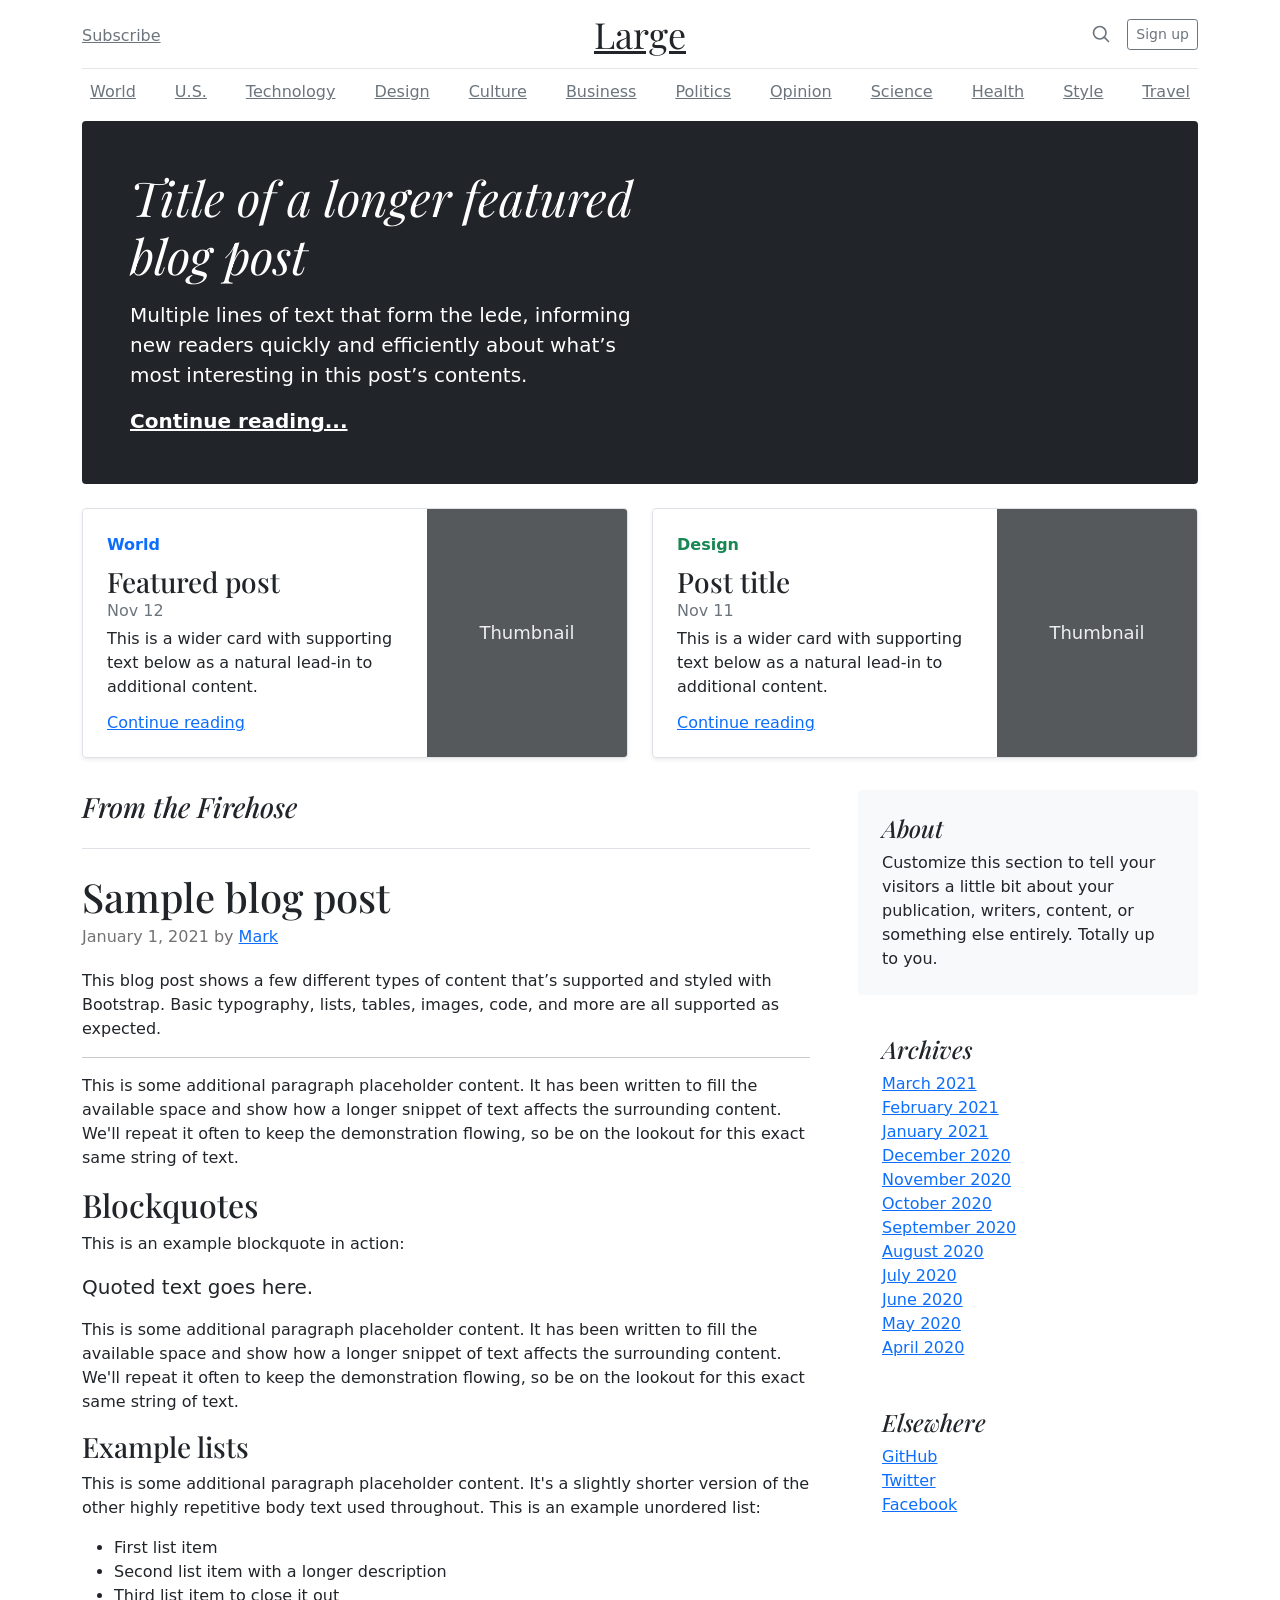
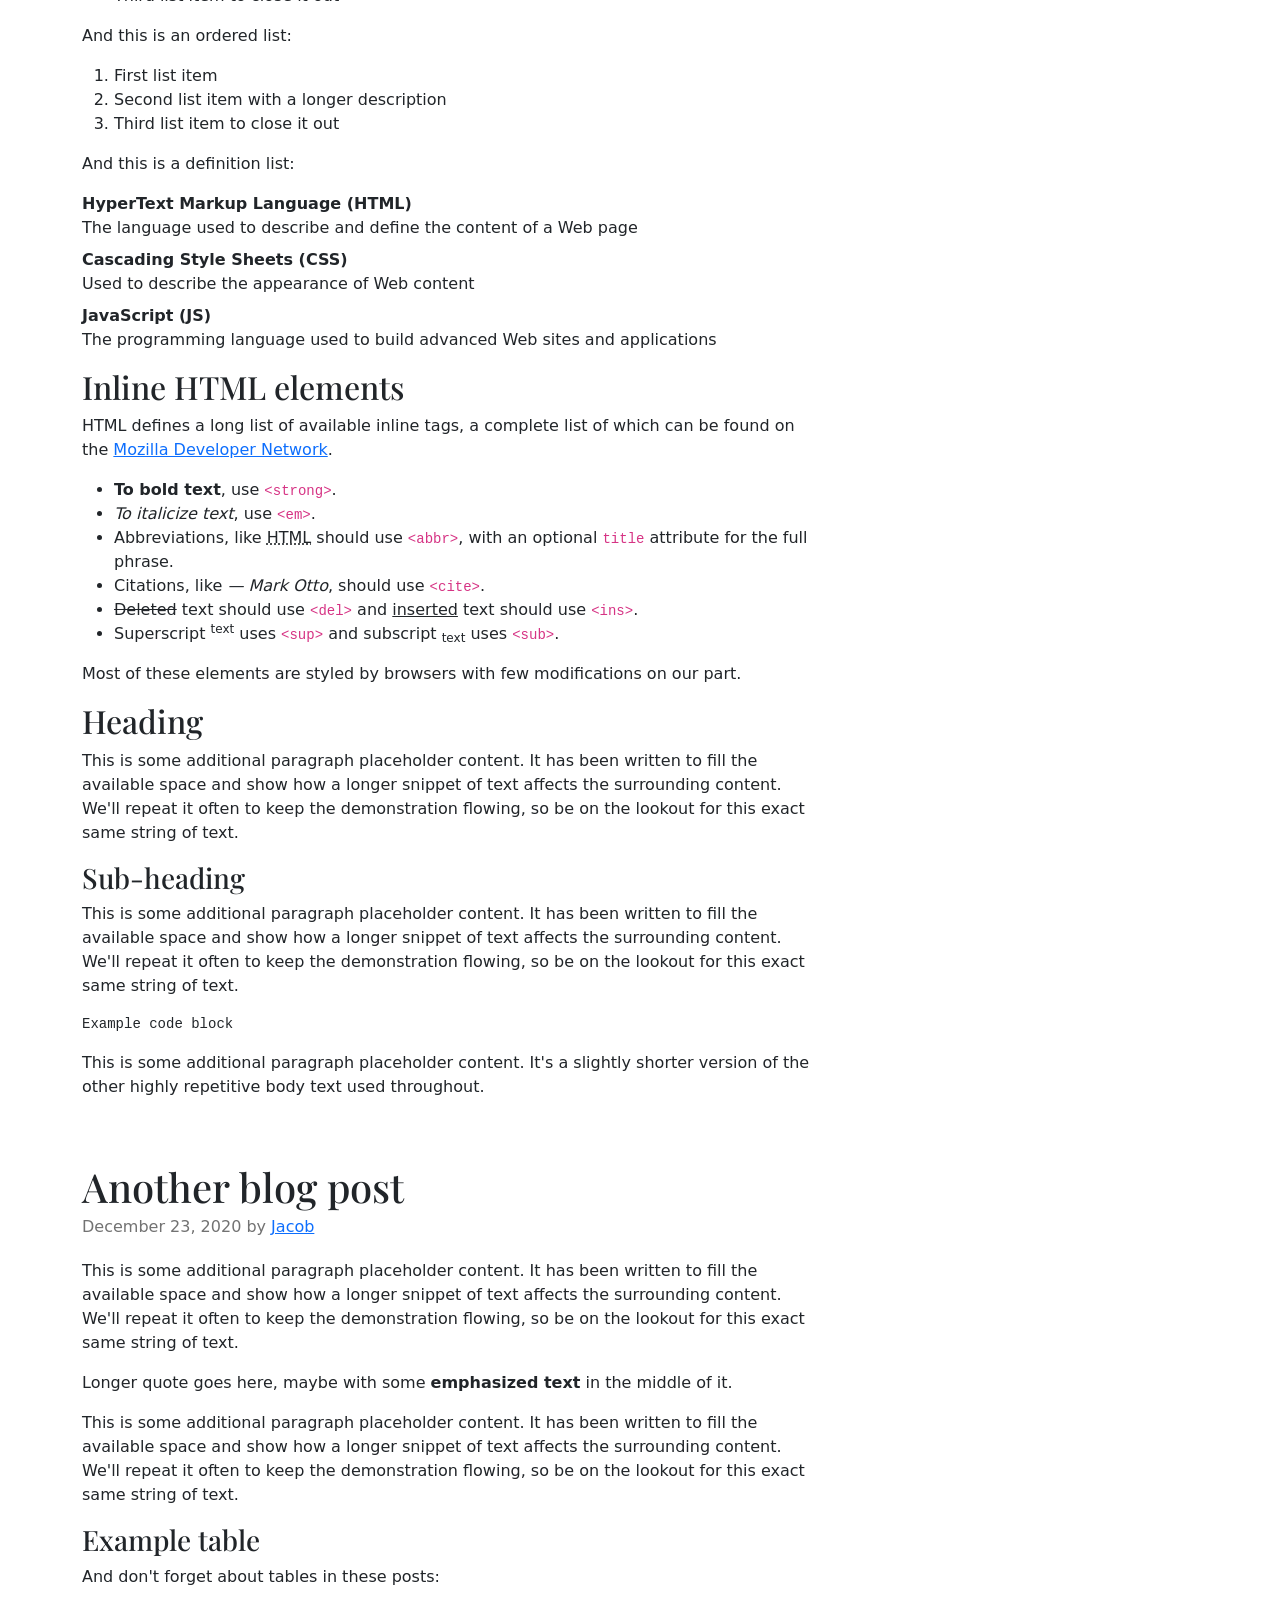
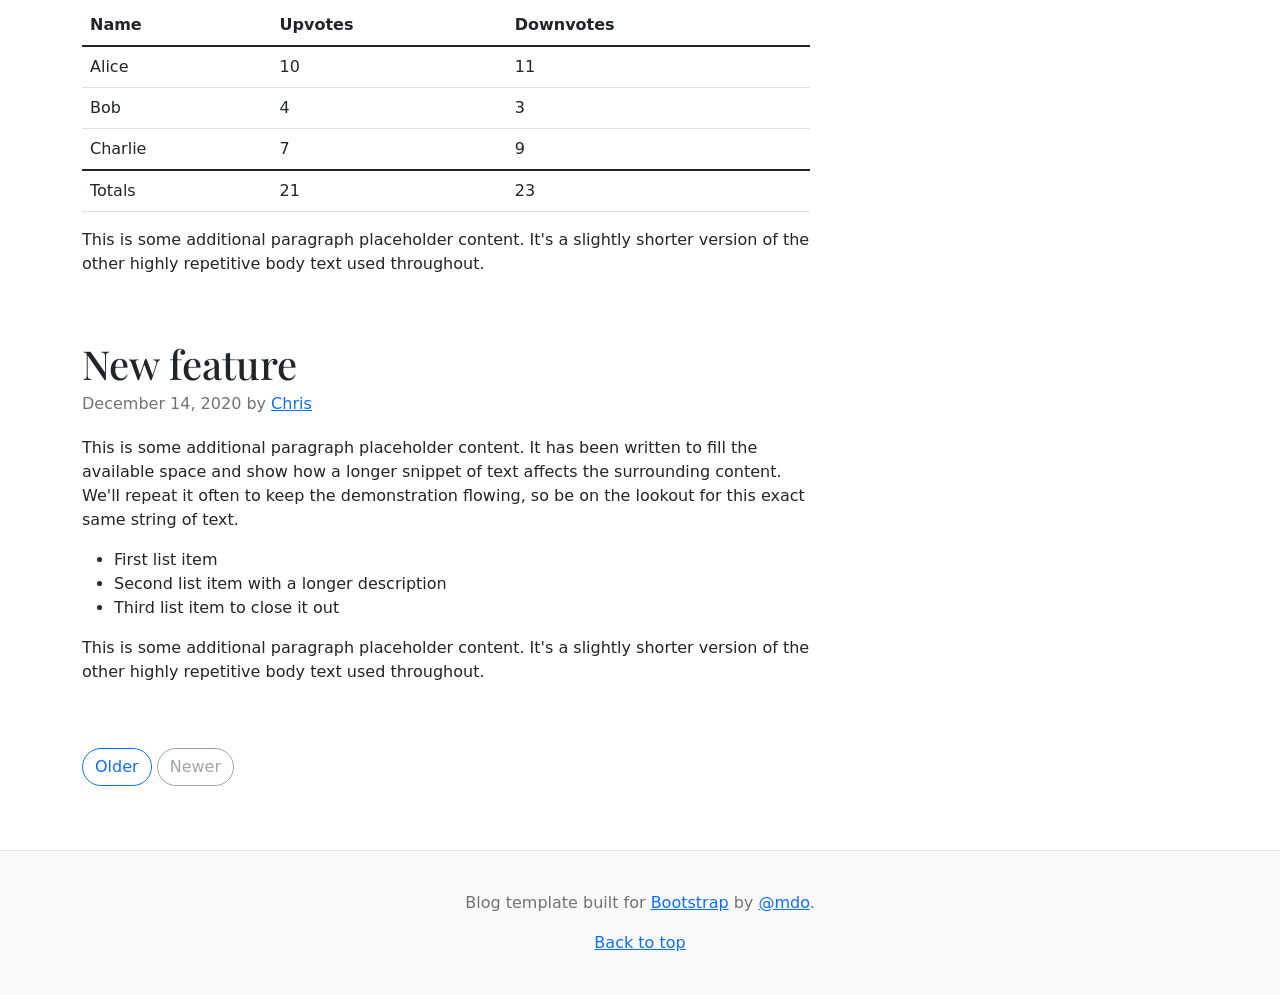
<file: assets/css/bootstrap/blog/index.html>
<!doctype html>
<html lang="en">
  <head>
    <meta charset="utf-8">
    <meta name="viewport" content="width=device-width, initial-scale=1">
    <meta name="description" content="">
    <meta name="author" content="Mark Otto, Jacob Thornton, and Bootstrap contributors">
    <meta name="generator" content="Hugo 0.88.1">
    <title>Blog Template · Bootstrap v5.1</title>

    <link rel="canonical" href="https://getbootstrap.com/docs/5.1/examples/blog/">

    

    <!-- Bootstrap core CSS -->
<link href="../assets/dist/css/bootstrap.min.css" rel="stylesheet">

    <style>
      .bd-placeholder-img {
        font-size: 1.125rem;
        text-anchor: middle;
        -webkit-user-select: none;
        -moz-user-select: none;
        user-select: none;
      }

      @media (min-width: 768px) {
        .bd-placeholder-img-lg {
          font-size: 3.5rem;
        }
      }
    </style>

    
    <!-- Custom styles for this template -->
    <link href="https://fonts.googleapis.com/css?family=Playfair&#43;Display:700,900&amp;display=swap" rel="stylesheet">
    <!-- Custom styles for this template -->
    <link href="blog.css" rel="stylesheet">
  </head>
  <body>
    
<div class="container">
  <header class="blog-header py-3">
    <div class="row flex-nowrap justify-content-between align-items-center">
      <div class="col-4 pt-1">
        <a class="link-secondary" href="#">Subscribe</a>
      </div>
      <div class="col-4 text-center">
        <a class="blog-header-logo text-dark" href="#">Large</a>
      </div>
      <div class="col-4 d-flex justify-content-end align-items-center">
        <a class="link-secondary" href="#" aria-label="Search">
          <svg xmlns="http://www.w3.org/2000/svg" width="20" height="20" fill="none" stroke="currentColor" stroke-linecap="round" stroke-linejoin="round" stroke-width="2" class="mx-3" role="img" viewBox="0 0 24 24"><title>Search</title><circle cx="10.5" cy="10.5" r="7.5"/><path d="M21 21l-5.2-5.2"/></svg>
        </a>
        <a class="btn btn-sm btn-outline-secondary" href="#">Sign up</a>
      </div>
    </div>
  </header>

  <div class="nav-scroller py-1 mb-2">
    <nav class="nav d-flex justify-content-between">
      <a class="p-2 link-secondary" href="#">World</a>
      <a class="p-2 link-secondary" href="#">U.S.</a>
      <a class="p-2 link-secondary" href="#">Technology</a>
      <a class="p-2 link-secondary" href="#">Design</a>
      <a class="p-2 link-secondary" href="#">Culture</a>
      <a class="p-2 link-secondary" href="#">Business</a>
      <a class="p-2 link-secondary" href="#">Politics</a>
      <a class="p-2 link-secondary" href="#">Opinion</a>
      <a class="p-2 link-secondary" href="#">Science</a>
      <a class="p-2 link-secondary" href="#">Health</a>
      <a class="p-2 link-secondary" href="#">Style</a>
      <a class="p-2 link-secondary" href="#">Travel</a>
    </nav>
  </div>
</div>

<main class="container">
  <div class="p-4 p-md-5 mb-4 text-white rounded bg-dark">
    <div class="col-md-6 px-0">
      <h1 class="display-4 fst-italic">Title of a longer featured blog post</h1>
      <p class="lead my-3">Multiple lines of text that form the lede, informing new readers quickly and efficiently about what’s most interesting in this post’s contents.</p>
      <p class="lead mb-0"><a href="#" class="text-white fw-bold">Continue reading...</a></p>
    </div>
  </div>

  <div class="row mb-2">
    <div class="col-md-6">
      <div class="row g-0 border rounded overflow-hidden flex-md-row mb-4 shadow-sm h-md-250 position-relative">
        <div class="col p-4 d-flex flex-column position-static">
          <strong class="d-inline-block mb-2 text-primary">World</strong>
          <h3 class="mb-0">Featured post</h3>
          <div class="mb-1 text-muted">Nov 12</div>
          <p class="card-text mb-auto">This is a wider card with supporting text below as a natural lead-in to additional content.</p>
          <a href="#" class="stretched-link">Continue reading</a>
        </div>
        <div class="col-auto d-none d-lg-block">
          <svg class="bd-placeholder-img" width="200" height="250" xmlns="http://www.w3.org/2000/svg" role="img" aria-label="Placeholder: Thumbnail" preserveAspectRatio="xMidYMid slice" focusable="false"><title>Placeholder</title><rect width="100%" height="100%" fill="#55595c"/><text x="50%" y="50%" fill="#eceeef" dy=".3em">Thumbnail</text></svg>

        </div>
      </div>
    </div>
    <div class="col-md-6">
      <div class="row g-0 border rounded overflow-hidden flex-md-row mb-4 shadow-sm h-md-250 position-relative">
        <div class="col p-4 d-flex flex-column position-static">
          <strong class="d-inline-block mb-2 text-success">Design</strong>
          <h3 class="mb-0">Post title</h3>
          <div class="mb-1 text-muted">Nov 11</div>
          <p class="mb-auto">This is a wider card with supporting text below as a natural lead-in to additional content.</p>
          <a href="#" class="stretched-link">Continue reading</a>
        </div>
        <div class="col-auto d-none d-lg-block">
          <svg class="bd-placeholder-img" width="200" height="250" xmlns="http://www.w3.org/2000/svg" role="img" aria-label="Placeholder: Thumbnail" preserveAspectRatio="xMidYMid slice" focusable="false"><title>Placeholder</title><rect width="100%" height="100%" fill="#55595c"/><text x="50%" y="50%" fill="#eceeef" dy=".3em">Thumbnail</text></svg>

        </div>
      </div>
    </div>
  </div>

  <div class="row g-5">
    <div class="col-md-8">
      <h3 class="pb-4 mb-4 fst-italic border-bottom">
        From the Firehose
      </h3>

      <article class="blog-post">
        <h2 class="blog-post-title">Sample blog post</h2>
        <p class="blog-post-meta">January 1, 2021 by <a href="#">Mark</a></p>

        <p>This blog post shows a few different types of content that’s supported and styled with Bootstrap. Basic typography, lists, tables, images, code, and more are all supported as expected.</p>
        <hr>
        <p>This is some additional paragraph placeholder content. It has been written to fill the available space and show how a longer snippet of text affects the surrounding content. We'll repeat it often to keep the demonstration flowing, so be on the lookout for this exact same string of text.</p>
        <h2>Blockquotes</h2>
        <p>This is an example blockquote in action:</p>
        <blockquote class="blockquote">
          <p>Quoted text goes here.</p>
        </blockquote>
        <p>This is some additional paragraph placeholder content. It has been written to fill the available space and show how a longer snippet of text affects the surrounding content. We'll repeat it often to keep the demonstration flowing, so be on the lookout for this exact same string of text.</p>
        <h3>Example lists</h3>
        <p>This is some additional paragraph placeholder content. It's a slightly shorter version of the other highly repetitive body text used throughout. This is an example unordered list:</p>
        <ul>
          <li>First list item</li>
          <li>Second list item with a longer description</li>
          <li>Third list item to close it out</li>
        </ul>
        <p>And this is an ordered list:</p>
        <ol>
          <li>First list item</li>
          <li>Second list item with a longer description</li>
          <li>Third list item to close it out</li>
        </ol>
        <p>And this is a definition list:</p>
        <dl>
          <dt>HyperText Markup Language (HTML)</dt>
          <dd>The language used to describe and define the content of a Web page</dd>
          <dt>Cascading Style Sheets (CSS)</dt>
          <dd>Used to describe the appearance of Web content</dd>
          <dt>JavaScript (JS)</dt>
          <dd>The programming language used to build advanced Web sites and applications</dd>
        </dl>
        <h2>Inline HTML elements</h2>
        <p>HTML defines a long list of available inline tags, a complete list of which can be found on the <a href="https://developer.mozilla.org/en-US/docs/Web/HTML/Element">Mozilla Developer Network</a>.</p>
        <ul>
          <li><strong>To bold text</strong>, use <code class="language-plaintext highlighter-rouge">&lt;strong&gt;</code>.</li>
          <li><em>To italicize text</em>, use <code class="language-plaintext highlighter-rouge">&lt;em&gt;</code>.</li>
          <li>Abbreviations, like <abbr title="HyperText Markup Langage">HTML</abbr> should use <code class="language-plaintext highlighter-rouge">&lt;abbr&gt;</code>, with an optional <code class="language-plaintext highlighter-rouge">title</code> attribute for the full phrase.</li>
          <li>Citations, like <cite>— Mark Otto</cite>, should use <code class="language-plaintext highlighter-rouge">&lt;cite&gt;</code>.</li>
          <li><del>Deleted</del> text should use <code class="language-plaintext highlighter-rouge">&lt;del&gt;</code> and <ins>inserted</ins> text should use <code class="language-plaintext highlighter-rouge">&lt;ins&gt;</code>.</li>
          <li>Superscript <sup>text</sup> uses <code class="language-plaintext highlighter-rouge">&lt;sup&gt;</code> and subscript <sub>text</sub> uses <code class="language-plaintext highlighter-rouge">&lt;sub&gt;</code>.</li>
        </ul>
        <p>Most of these elements are styled by browsers with few modifications on our part.</p>
        <h2>Heading</h2>
        <p>This is some additional paragraph placeholder content. It has been written to fill the available space and show how a longer snippet of text affects the surrounding content. We'll repeat it often to keep the demonstration flowing, so be on the lookout for this exact same string of text.</p>
        <h3>Sub-heading</h3>
        <p>This is some additional paragraph placeholder content. It has been written to fill the available space and show how a longer snippet of text affects the surrounding content. We'll repeat it often to keep the demonstration flowing, so be on the lookout for this exact same string of text.</p>
        <pre><code>Example code block</code></pre>
        <p>This is some additional paragraph placeholder content. It's a slightly shorter version of the other highly repetitive body text used throughout.</p>
      </article>

      <article class="blog-post">
        <h2 class="blog-post-title">Another blog post</h2>
        <p class="blog-post-meta">December 23, 2020 by <a href="#">Jacob</a></p>

        <p>This is some additional paragraph placeholder content. It has been written to fill the available space and show how a longer snippet of text affects the surrounding content. We'll repeat it often to keep the demonstration flowing, so be on the lookout for this exact same string of text.</p>
        <blockquote>
          <p>Longer quote goes here, maybe with some <strong>emphasized text</strong> in the middle of it.</p>
        </blockquote>
        <p>This is some additional paragraph placeholder content. It has been written to fill the available space and show how a longer snippet of text affects the surrounding content. We'll repeat it often to keep the demonstration flowing, so be on the lookout for this exact same string of text.</p>
        <h3>Example table</h3>
        <p>And don't forget about tables in these posts:</p>
        <table class="table">
          <thead>
            <tr>
              <th>Name</th>
              <th>Upvotes</th>
              <th>Downvotes</th>
            </tr>
          </thead>
          <tbody>
            <tr>
              <td>Alice</td>
              <td>10</td>
              <td>11</td>
            </tr>
            <tr>
              <td>Bob</td>
              <td>4</td>
              <td>3</td>
            </tr>
            <tr>
              <td>Charlie</td>
              <td>7</td>
              <td>9</td>
            </tr>
          </tbody>
          <tfoot>
            <tr>
              <td>Totals</td>
              <td>21</td>
              <td>23</td>
            </tr>
          </tfoot>
        </table>

        <p>This is some additional paragraph placeholder content. It's a slightly shorter version of the other highly repetitive body text used throughout.</p>
      </article>

      <article class="blog-post">
        <h2 class="blog-post-title">New feature</h2>
        <p class="blog-post-meta">December 14, 2020 by <a href="#">Chris</a></p>

        <p>This is some additional paragraph placeholder content. It has been written to fill the available space and show how a longer snippet of text affects the surrounding content. We'll repeat it often to keep the demonstration flowing, so be on the lookout for this exact same string of text.</p>
        <ul>
          <li>First list item</li>
          <li>Second list item with a longer description</li>
          <li>Third list item to close it out</li>
        </ul>
        <p>This is some additional paragraph placeholder content. It's a slightly shorter version of the other highly repetitive body text used throughout.</p>
      </article>

      <nav class="blog-pagination" aria-label="Pagination">
        <a class="btn btn-outline-primary" href="#">Older</a>
        <a class="btn btn-outline-secondary disabled">Newer</a>
      </nav>

    </div>

    <div class="col-md-4">
      <div class="position-sticky" style="top: 2rem;">
        <div class="p-4 mb-3 bg-light rounded">
          <h4 class="fst-italic">About</h4>
          <p class="mb-0">Customize this section to tell your visitors a little bit about your publication, writers, content, or something else entirely. Totally up to you.</p>
        </div>

        <div class="p-4">
          <h4 class="fst-italic">Archives</h4>
          <ol class="list-unstyled mb-0">
            <li><a href="#">March 2021</a></li>
            <li><a href="#">February 2021</a></li>
            <li><a href="#">January 2021</a></li>
            <li><a href="#">December 2020</a></li>
            <li><a href="#">November 2020</a></li>
            <li><a href="#">October 2020</a></li>
            <li><a href="#">September 2020</a></li>
            <li><a href="#">August 2020</a></li>
            <li><a href="#">July 2020</a></li>
            <li><a href="#">June 2020</a></li>
            <li><a href="#">May 2020</a></li>
            <li><a href="#">April 2020</a></li>
          </ol>
        </div>

        <div class="p-4">
          <h4 class="fst-italic">Elsewhere</h4>
          <ol class="list-unstyled">
            <li><a href="#">GitHub</a></li>
            <li><a href="#">Twitter</a></li>
            <li><a href="#">Facebook</a></li>
          </ol>
        </div>
      </div>
    </div>
  </div>

</main>

<footer class="blog-footer">
  <p>Blog template built for <a href="https://getbootstrap.com/">Bootstrap</a> by <a href="https://twitter.com/mdo">@mdo</a>.</p>
  <p>
    <a href="#">Back to top</a>
  </p>
</footer>


    
  </body>
</html>
</file>
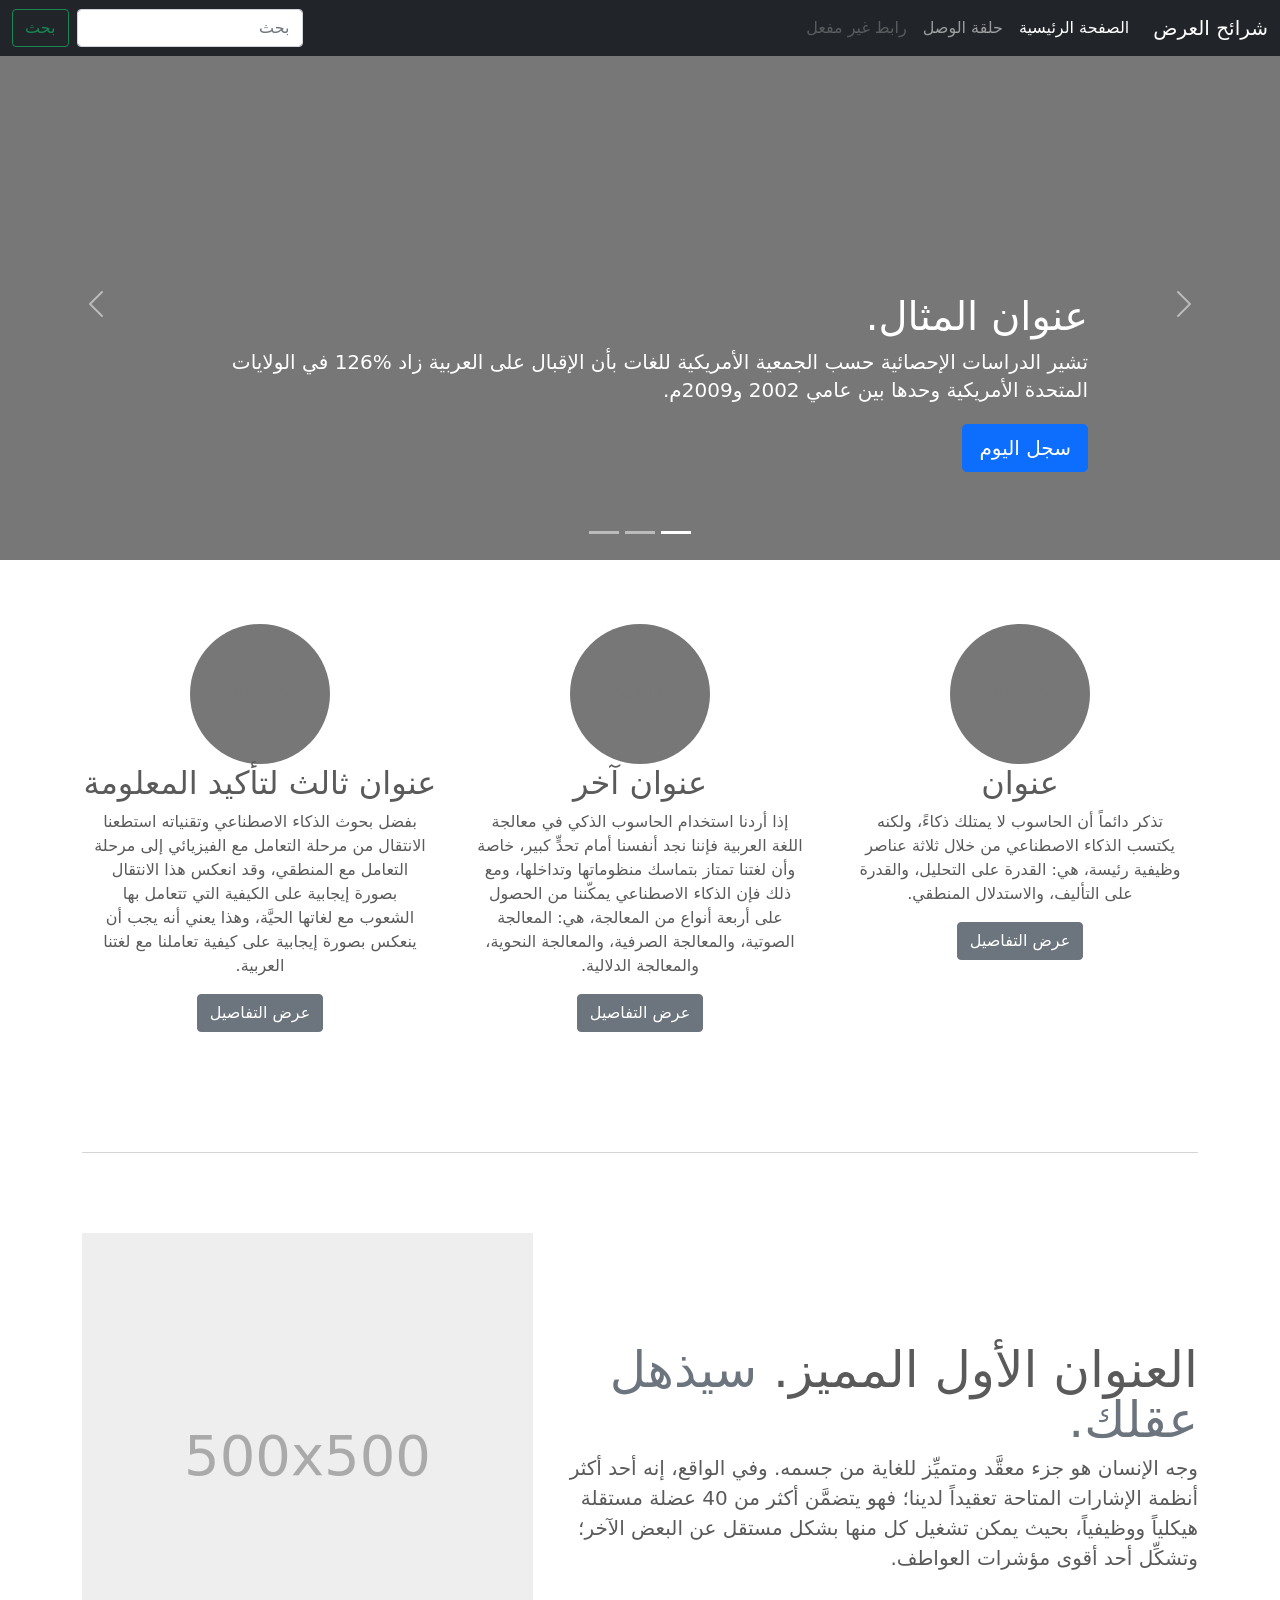
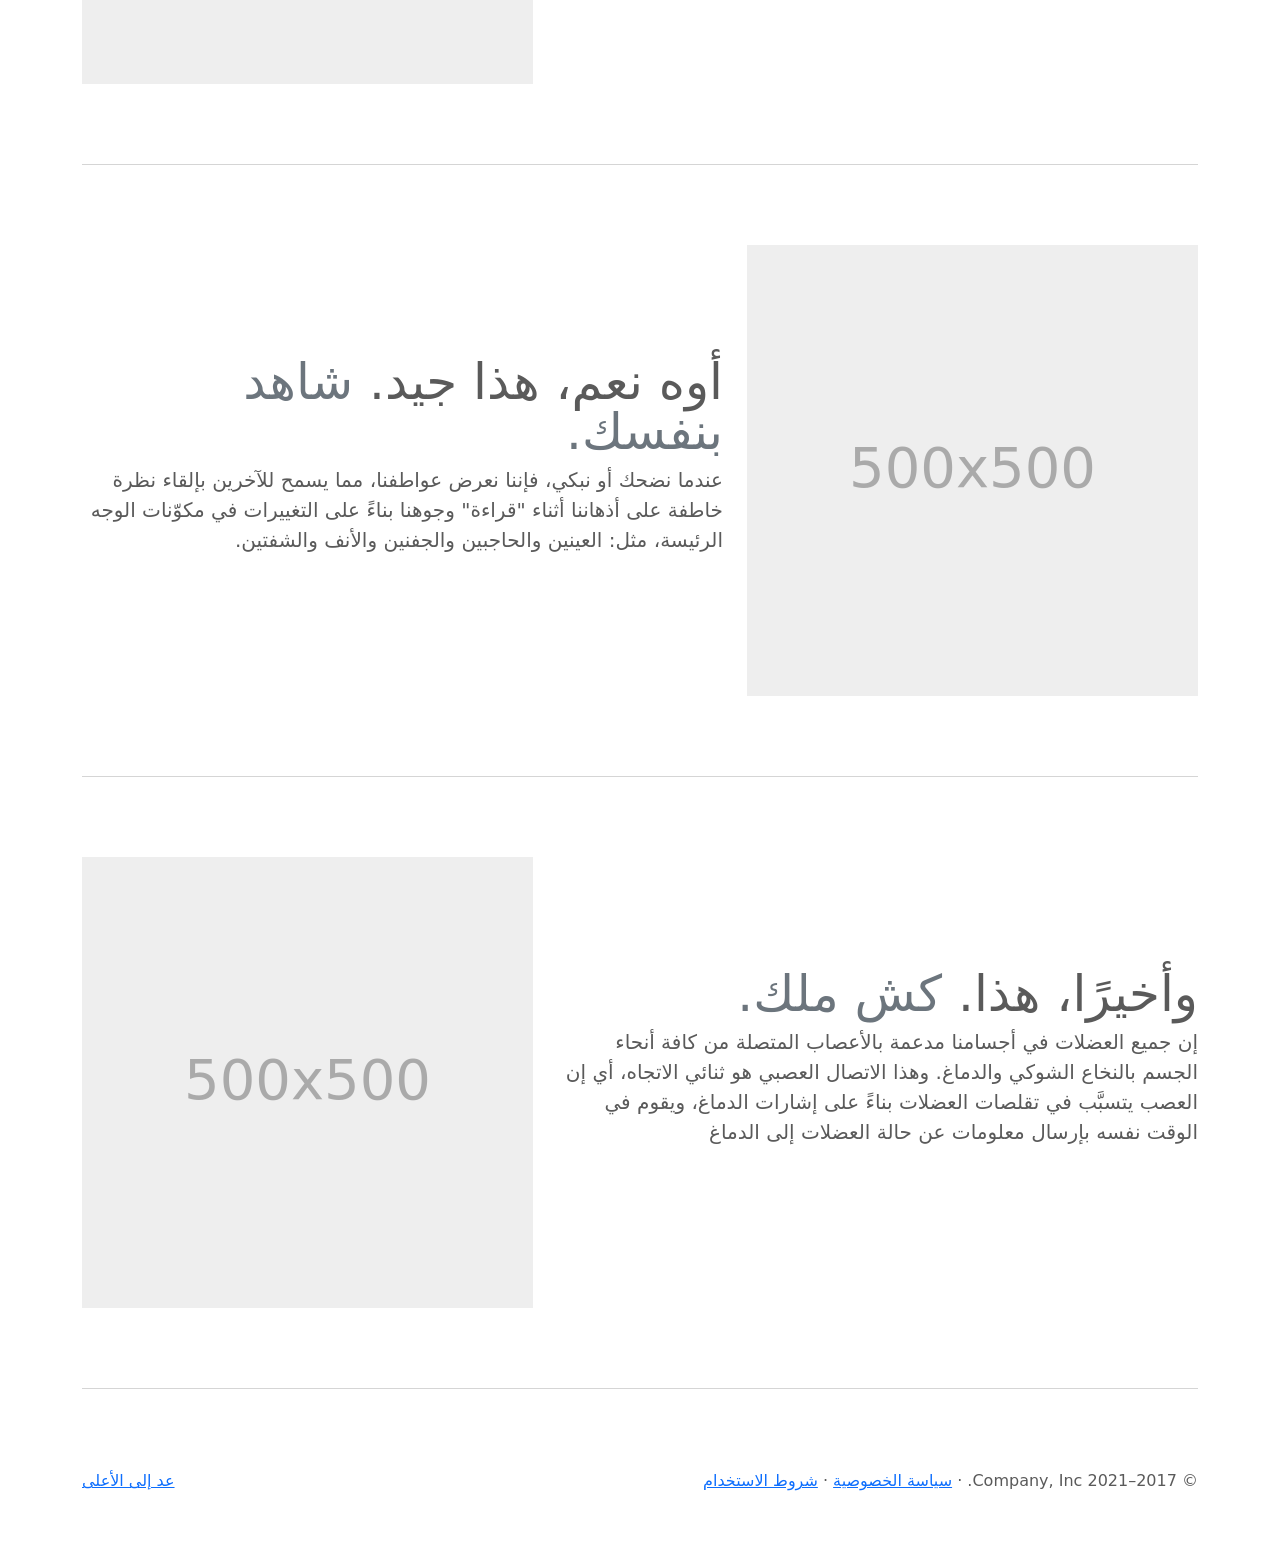
<file: assets/css/bootstrap/carousel-rtl/index.html>
<!doctype html>
<html lang="ar" dir="rtl">
  <head>
    <meta charset="utf-8">
    <meta name="viewport" content="width=device-width, initial-scale=1">
    <meta name="description" content="">
    <meta name="author" content="Mark Otto, Jacob Thornton, and Bootstrap contributors">
    <meta name="generator" content="Hugo 0.88.1">
    <title>قالب  شرائح العرض · Bootstrap v5.1</title>

    <link rel="canonical" href="https://getbootstrap.com/docs/5.1/examples/carousel-rtl/">

    

    <!-- Bootstrap core CSS -->
<link href="../assets/dist/css/bootstrap.rtl.min.css" rel="stylesheet">

    <style>
      .bd-placeholder-img {
        font-size: 1.125rem;
        text-anchor: middle;
        -webkit-user-select: none;
        -moz-user-select: none;
        user-select: none;
      }

      @media (min-width: 768px) {
        .bd-placeholder-img-lg {
          font-size: 3.5rem;
        }
      }
    </style>

    
    <!-- Custom styles for this template -->
    <link href="../carousel/carousel.rtl.css" rel="stylesheet">
  </head>
  <body>
    
<header>
  <nav class="navbar navbar-expand-md navbar-dark fixed-top bg-dark">
    <div class="container-fluid">
      <a class="navbar-brand" href="#">شرائح العرض</a>
      <button class="navbar-toggler" type="button" data-bs-toggle="collapse" data-bs-target="#navbarCollapse" aria-controls="navbarCollapse" aria-expanded="false" aria-label="تبديل التنقل">
        <span class="navbar-toggler-icon"></span>
      </button>
      <div class="collapse navbar-collapse" id="navbarCollapse">
        <ul class="navbar-nav me-auto mb-2 mb-md-0">
          <li class="nav-item">
            <a class="nav-link active" aria-current="page" href="#">الصفحة الرئيسية</a>
          </li>
          <li class="nav-item">
            <a class="nav-link" href="#">حلقة الوصل</a>
          </li>
          <li class="nav-item">
            <a class="nav-link disabled">رابط غير مفعل</a>
          </li>
        </ul>
        <form class="d-flex">
          <input class="form-control me-2" type="search" placeholder="بحث" aria-label="بحث">
          <button class="btn btn-outline-success" type="submit">بحث</button>
        </form>
      </div>
    </div>
  </nav>
</header>

<main>

  <div id="myCarousel" class="carousel slide" data-bs-ride="carousel">
    <div class="carousel-indicators">
      <button type="button" data-bs-target="#myCarousel" data-bs-slide-to="0" class="active" aria-current="true" aria-label="Slide 1"></button>
      <button type="button" data-bs-target="#myCarousel" data-bs-slide-to="1" aria-label="Slide 2"></button>
      <button type="button" data-bs-target="#myCarousel" data-bs-slide-to="2" aria-label="Slide 3"></button>
    </div>
    <div class="carousel-inner">
      <div class="carousel-item active">
        <svg class="bd-placeholder-img" width="100%" height="100%" xmlns="http://www.w3.org/2000/svg" aria-hidden="true" preserveAspectRatio="xMidYMid slice" focusable="false"><rect width="100%" height="100%" fill="#777"/></svg>

        <div class="container">
          <div class="carousel-caption text-start">
            <h1>عنوان المثال.</h1>
            <p>تشير الدراسات الإحصائية حسب الجمعية الأمريكية للغات بأن الإقبال على العربية زاد %126 في الولايات المتحدة الأمريكية وحدها بين عامي 2002 و2009م.</p>
            <p><a class="btn btn-lg btn-primary" href="#">سجل اليوم</a></p>
          </div>
        </div>
      </div>
      <div class="carousel-item">
        <svg class="bd-placeholder-img" width="100%" height="100%" xmlns="http://www.w3.org/2000/svg" aria-hidden="true" preserveAspectRatio="xMidYMid slice" focusable="false"><rect width="100%" height="100%" fill="#777"/></svg>

        <div class="container">
          <div class="carousel-caption">
            <h1>عنوان مثال آخر.</h1>
            <p>حسب المجلس الثقافي البريطاني فإن تعليم الإنجليزية داخل بريطانيا يسهم في تعزيز اقتصادها بما يتجاوز ملياري جنيه سنوياً، كما أنه وفر أكثر من 26 ألف وظيفة.</p>
            <p><a class="btn btn-lg btn-primary" href="#">أعرف أكثر</a></p>
          </div>
        </div>
      </div>
      <div class="carousel-item">
        <svg class="bd-placeholder-img" width="100%" height="100%" xmlns="http://www.w3.org/2000/svg" aria-hidden="true" preserveAspectRatio="xMidYMid slice" focusable="false"><rect width="100%" height="100%" fill="#777"/></svg>

        <div class="container">
          <div class="carousel-caption text-end">
            <h1>واحد أكثر لقياس جيد.</h1>
            <p>الإحصاءات لحجم الاستثمار اللغوي خارج بريطانيا تتفاوت من سنة لأخرى إلا أن المدير التنفيذي للمجلس الثقافي البريطاني إدي بايرز يرى أن استثمار تعليم الإنجليزية في الخارج لا يحسب على المستوى المالي فحسب بل على المستوى السياسي أيضاً.</p>
            <p><a class="btn btn-lg btn-primary" href="#">تصفح المعرض</a></p>
          </div>
        </div>
      </div>
    </div>
    <button class="carousel-control-prev" type="button" data-bs-target="#myCarousel" data-bs-slide="prev">
      <span class="carousel-control-prev-icon" aria-hidden="true"></span>
      <span class="visually-hidden">السابق</span>
    </button>
    <button class="carousel-control-next" type="button" data-bs-target="#myCarousel" data-bs-slide="next">
      <span class="carousel-control-next-icon" aria-hidden="true"></span>
      <span class="visually-hidden">التالي</span>
    </button>
  </div>


  <!-- Marketing messaging and featurettes
  ================================================== -->
  <!-- Wrap the rest of the page in another container to center all the content. -->

  <div class="container marketing">

    <!-- Three columns of text below the carousel -->
    <div class="row">
      <div class="col-lg-4">
        <svg class="bd-placeholder-img rounded-circle" width="140" height="140" xmlns="http://www.w3.org/2000/svg" role="img" aria-label="Placeholder: 140x140" preserveAspectRatio="xMidYMid slice" focusable="false"><title>Placeholder</title><rect width="100%" height="100%" fill="#777"/><text x="50%" y="50%" fill="#777" dy=".3em">140x140</text></svg>

        <h2>عنوان</h2>
        <p>تذكر دائماً أن الحاسوب لا يمتلك ذكاءً، ولكنه يكتسب الذكاء الاصطناعي من خلال ثلاثة عناصر وظيفية رئيسة، هي: القدرة على التحليل، والقدرة على التأليف، والاستدلال المنطقي.</p>
        <p><a class="btn btn-secondary" href="#">عرض التفاصيل</a></p>
      </div><!-- /.col-lg-4 -->
      <div class="col-lg-4">
        <svg class="bd-placeholder-img rounded-circle" width="140" height="140" xmlns="http://www.w3.org/2000/svg" role="img" aria-label="Placeholder: 140x140" preserveAspectRatio="xMidYMid slice" focusable="false"><title>Placeholder</title><rect width="100%" height="100%" fill="#777"/><text x="50%" y="50%" fill="#777" dy=".3em">140x140</text></svg>

        <h2>عنوان آخر</h2>
        <p>إذا أردنا استخدام الحاسوب الذكي في معالجة اللغة العربية فإننا نجد أنفسنا أمام تحدٍّ كبير، خاصة وأن لغتنا تمتاز بتماسك منظوماتها وتداخلها، ومع ذلك فإن الذكاء الاصطناعي يمكّننا من الحصول على أربعة أنواع من المعالجة، هي: المعالجة الصوتية، والمعالجة الصرفية، والمعالجة النحوية، والمعالجة الدلالية.</p>
        <p><a class="btn btn-secondary" href="#">عرض التفاصيل</a></p>
      </div><!-- /.col-lg-4 -->
      <div class="col-lg-4">
        <svg class="bd-placeholder-img rounded-circle" width="140" height="140" xmlns="http://www.w3.org/2000/svg" role="img" aria-label="Placeholder: 140x140" preserveAspectRatio="xMidYMid slice" focusable="false"><title>Placeholder</title><rect width="100%" height="100%" fill="#777"/><text x="50%" y="50%" fill="#777" dy=".3em">140x140</text></svg>

        <h2>عنوان ثالث لتأكيد المعلومة</h2>
        <p>بفضل بحوث الذكاء الاصطناعي وتقنياته استطعنا الانتقال من مرحلة التعامل مع الفيزيائي إلى مرحلة التعامل مع المنطقي، وقد انعكس هذا الانتقال بصورة إيجابية على الكيفية التي تتعامل بها الشعوب مع لغاتها الحيَّة، وهذا يعني أنه يجب أن ينعكس بصورة إيجابية على كيفية تعاملنا مع لغتنا العربية.</p>
        <p><a class="btn btn-secondary" href="#">عرض التفاصيل</a></p>
      </div><!-- /.col-lg-4 -->
    </div><!-- /.row -->


    <!-- START THE FEATURETTES -->

    <hr class="featurette-divider">

    <div class="row featurette">
      <div class="col-md-7">
        <h2 class="featurette-heading">العنوان الأول المميز. <span class="text-muted"> سيذهل عقلك. </span></h2>
        <p class="lead">وجه الإنسان هو جزء معقَّد ومتميِّز للغاية من جسمه. وفي الواقع، إنه أحد أكثر أنظمة الإشارات المتاحة تعقيداً لدينا؛ فهو يتضمَّن أكثر من 40 عضلة مستقلة هيكلياً ووظيفياً، بحيث يمكن تشغيل كل منها بشكل مستقل عن البعض الآخر؛ وتشكِّل أحد أقوى مؤشرات العواطف.</p>
      </div>
      <div class="col-md-5">
        <svg class="bd-placeholder-img bd-placeholder-img-lg featurette-image img-fluid mx-auto" width="500" height="500" xmlns="http://www.w3.org/2000/svg" role="img" aria-label="Placeholder: 500x500" preserveAspectRatio="xMidYMid slice" focusable="false"><title>Placeholder</title><rect width="100%" height="100%" fill="#eee"/><text x="50%" y="50%" fill="#aaa" dy=".3em">500x500</text></svg>

      </div>
    </div>

    <hr class="featurette-divider">

    <div class="row featurette">
      <div class="col-md-7 order-md-2">
        <h2 class="featurette-heading">أوه نعم، هذا جيد. <span class="text-muted"> شاهد بنفسك. </span></h2>
        <p class="lead">عندما نضحك أو نبكي، فإننا نعرض عواطفنا، مما يسمح للآخرين بإلقاء نظرة خاطفة على أذهاننا أثناء "قراءة" وجوهنا بناءً على التغييرات في مكوّنات الوجه الرئيسة، مثل: العينين والحاجبين والجفنين والأنف والشفتين.</p>
      </div>
      <div class="col-md-5 order-md-1">
        <svg class="bd-placeholder-img bd-placeholder-img-lg featurette-image img-fluid mx-auto" width="500" height="500" xmlns="http://www.w3.org/2000/svg" role="img" aria-label="Placeholder: 500x500" preserveAspectRatio="xMidYMid slice" focusable="false"><title>Placeholder</title><rect width="100%" height="100%" fill="#eee"/><text x="50%" y="50%" fill="#aaa" dy=".3em">500x500</text></svg>

      </div>
    </div>

    <hr class="featurette-divider">

    <div class="row featurette">
      <div class="col-md-7">
        <h2 class="featurette-heading">وأخيرًا، هذا. <span class="text-muted"> كش ملك. </span></h2>
        <p class="lead">إن جميع العضلات في أجسامنا مدعمة بالأعصاب المتصلة من كافة أنحاء الجسم بالنخاع الشوكي والدماغ. وهذا الاتصال العصبي هو ثنائي الاتجاه، أي إن العصب يتسبَّب في تقلصات العضلات بناءً على إشارات الدماغ، ويقوم في الوقت نفسه بإرسال معلومات عن حالة العضلات إلى الدماغ</p>
      </div>
      <div class="col-md-5">
        <svg class="bd-placeholder-img bd-placeholder-img-lg featurette-image img-fluid mx-auto" width="500" height="500" xmlns="http://www.w3.org/2000/svg" role="img" aria-label="Placeholder: 500x500" preserveAspectRatio="xMidYMid slice" focusable="false"><title>Placeholder</title><rect width="100%" height="100%" fill="#eee"/><text x="50%" y="50%" fill="#aaa" dy=".3em">500x500</text></svg>

      </div>
    </div>

    <hr class="featurette-divider">

    <!-- /END THE FEATURETTES -->

  </div><!-- /.container -->


  <!-- FOOTER -->
  <footer class="container">
    <p class="float-end"><a href="#">عد إلى الأعلى</a></p>
    <p>&copy; 2017–2021 Company, Inc. &middot; <a href="#">سياسة الخصوصية</a> &middot; <a href="#">شروط الاستخدام</a></p>
  </footer>
</main>


    <script src="../assets/dist/js/bootstrap.bundle.min.js"></script>

      
  </body>
</html>
</file>
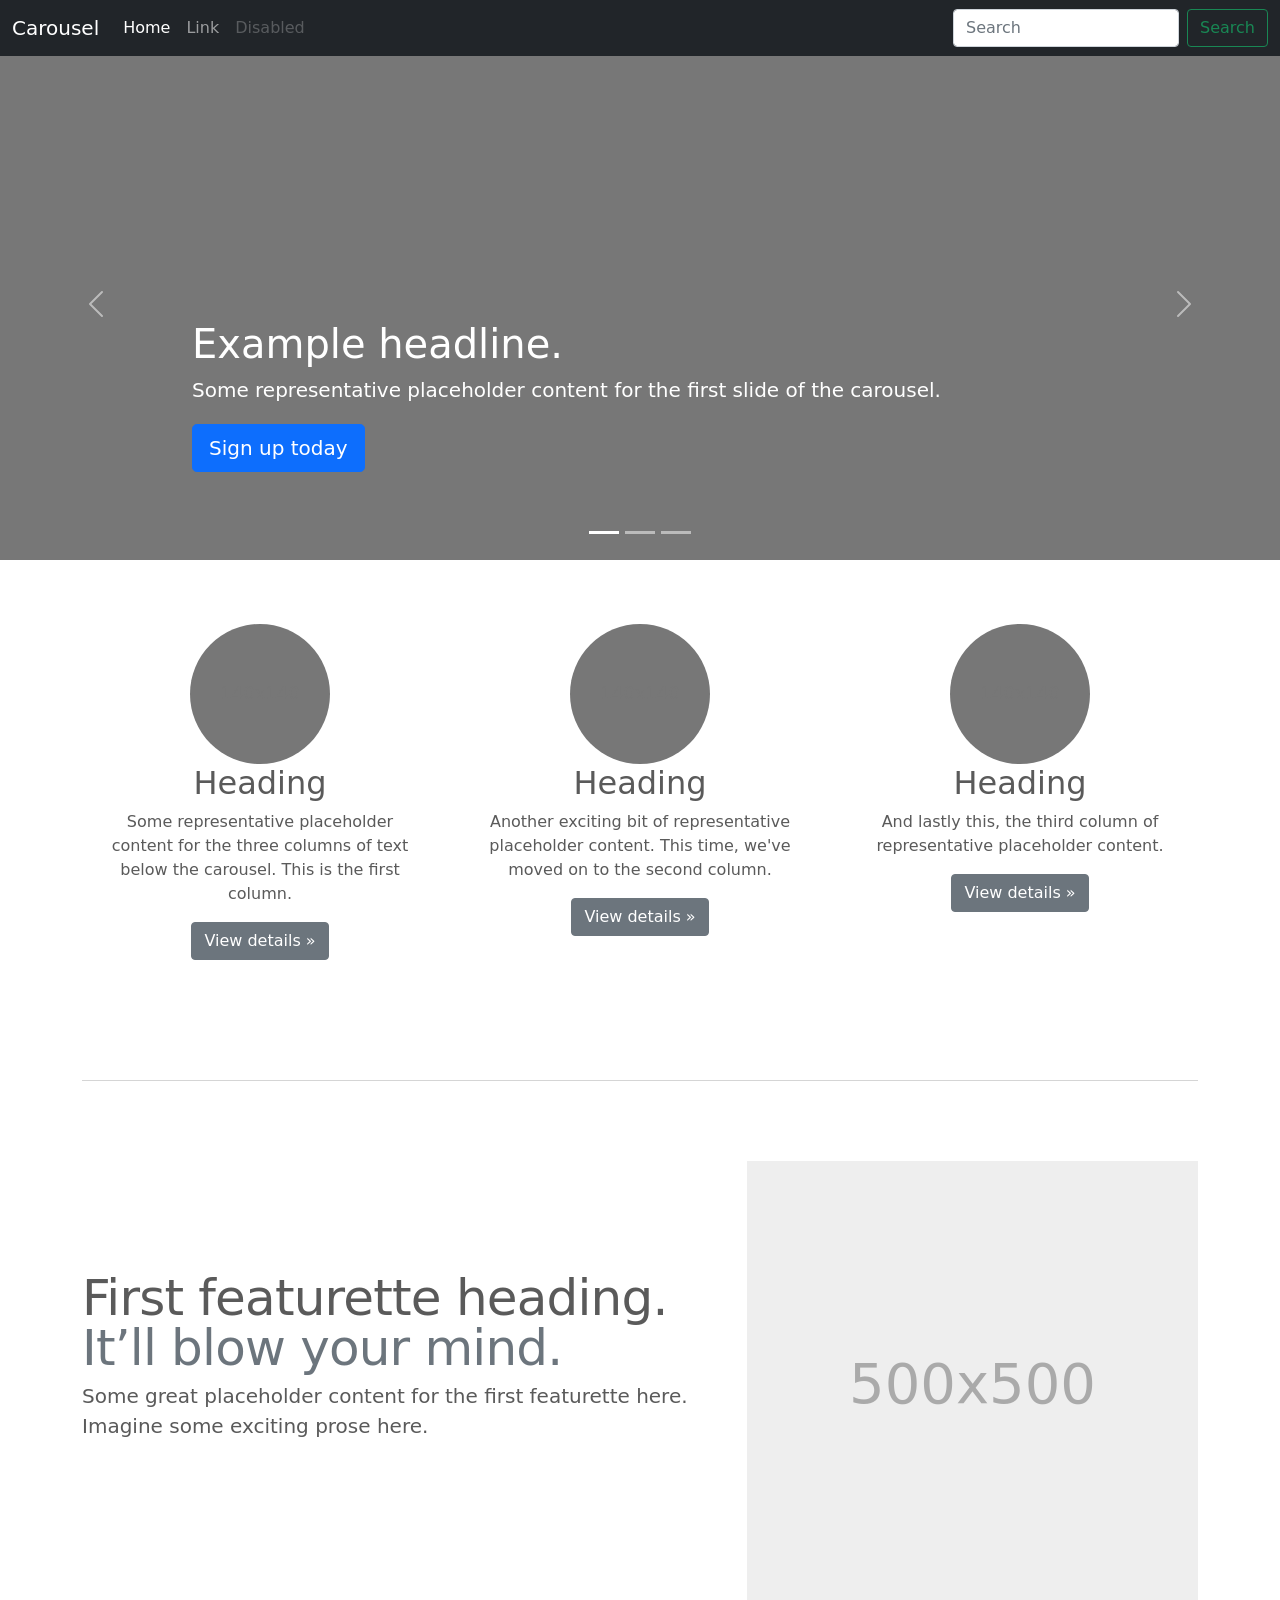
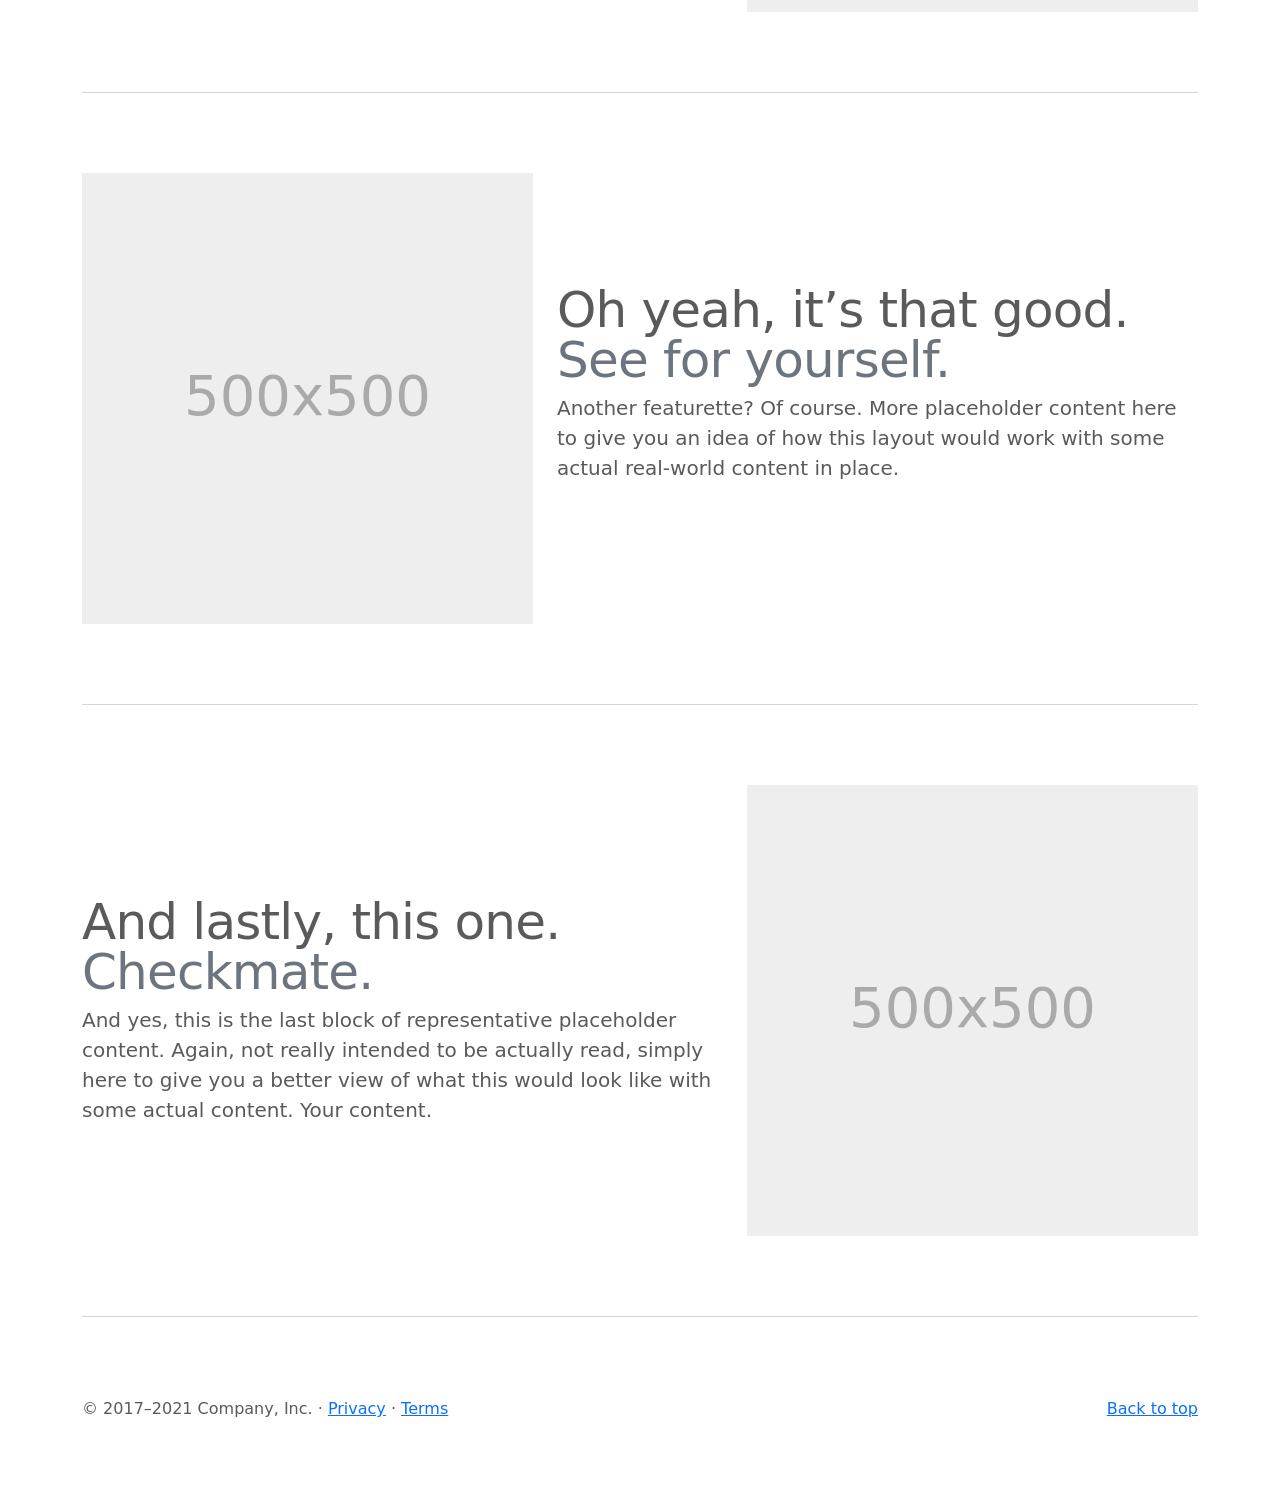
<file: assets/css/bootstrap/carousel/index.html>
<!doctype html>
<html lang="en">
  <head>
    <meta charset="utf-8">
    <meta name="viewport" content="width=device-width, initial-scale=1">
    <meta name="description" content="">
    <meta name="author" content="Mark Otto, Jacob Thornton, and Bootstrap contributors">
    <meta name="generator" content="Hugo 0.88.1">
    <title>Carousel Template · Bootstrap v5.1</title>

    <link rel="canonical" href="https://getbootstrap.com/docs/5.1/examples/carousel/">

    

    <!-- Bootstrap core CSS -->
<link href="../assets/dist/css/bootstrap.min.css" rel="stylesheet">

    <style>
      .bd-placeholder-img {
        font-size: 1.125rem;
        text-anchor: middle;
        -webkit-user-select: none;
        -moz-user-select: none;
        user-select: none;
      }

      @media (min-width: 768px) {
        .bd-placeholder-img-lg {
          font-size: 3.5rem;
        }
      }
    </style>

    
    <!-- Custom styles for this template -->
    <link href="carousel.css" rel="stylesheet">
  </head>
  <body>
    
<header>
  <nav class="navbar navbar-expand-md navbar-dark fixed-top bg-dark">
    <div class="container-fluid">
      <a class="navbar-brand" href="#">Carousel</a>
      <button class="navbar-toggler" type="button" data-bs-toggle="collapse" data-bs-target="#navbarCollapse" aria-controls="navbarCollapse" aria-expanded="false" aria-label="Toggle navigation">
        <span class="navbar-toggler-icon"></span>
      </button>
      <div class="collapse navbar-collapse" id="navbarCollapse">
        <ul class="navbar-nav me-auto mb-2 mb-md-0">
          <li class="nav-item">
            <a class="nav-link active" aria-current="page" href="#">Home</a>
          </li>
          <li class="nav-item">
            <a class="nav-link" href="#">Link</a>
          </li>
          <li class="nav-item">
            <a class="nav-link disabled">Disabled</a>
          </li>
        </ul>
        <form class="d-flex">
          <input class="form-control me-2" type="search" placeholder="Search" aria-label="Search">
          <button class="btn btn-outline-success" type="submit">Search</button>
        </form>
      </div>
    </div>
  </nav>
</header>

<main>

  <div id="myCarousel" class="carousel slide" data-bs-ride="carousel">
    <div class="carousel-indicators">
      <button type="button" data-bs-target="#myCarousel" data-bs-slide-to="0" class="active" aria-current="true" aria-label="Slide 1"></button>
      <button type="button" data-bs-target="#myCarousel" data-bs-slide-to="1" aria-label="Slide 2"></button>
      <button type="button" data-bs-target="#myCarousel" data-bs-slide-to="2" aria-label="Slide 3"></button>
    </div>
    <div class="carousel-inner">
      <div class="carousel-item active">
        <svg class="bd-placeholder-img" width="100%" height="100%" xmlns="http://www.w3.org/2000/svg" aria-hidden="true" preserveAspectRatio="xMidYMid slice" focusable="false"><rect width="100%" height="100%" fill="#777"/></svg>

        <div class="container">
          <div class="carousel-caption text-start">
            <h1>Example headline.</h1>
            <p>Some representative placeholder content for the first slide of the carousel.</p>
            <p><a class="btn btn-lg btn-primary" href="#">Sign up today</a></p>
          </div>
        </div>
      </div>
      <div class="carousel-item">
        <svg class="bd-placeholder-img" width="100%" height="100%" xmlns="http://www.w3.org/2000/svg" aria-hidden="true" preserveAspectRatio="xMidYMid slice" focusable="false"><rect width="100%" height="100%" fill="#777"/></svg>

        <div class="container">
          <div class="carousel-caption">
            <h1>Another example headline.</h1>
            <p>Some representative placeholder content for the second slide of the carousel.</p>
            <p><a class="btn btn-lg btn-primary" href="#">Learn more</a></p>
          </div>
        </div>
      </div>
      <div class="carousel-item">
        <svg class="bd-placeholder-img" width="100%" height="100%" xmlns="http://www.w3.org/2000/svg" aria-hidden="true" preserveAspectRatio="xMidYMid slice" focusable="false"><rect width="100%" height="100%" fill="#777"/></svg>

        <div class="container">
          <div class="carousel-caption text-end">
            <h1>One more for good measure.</h1>
            <p>Some representative placeholder content for the third slide of this carousel.</p>
            <p><a class="btn btn-lg btn-primary" href="#">Browse gallery</a></p>
          </div>
        </div>
      </div>
    </div>
    <button class="carousel-control-prev" type="button" data-bs-target="#myCarousel" data-bs-slide="prev">
      <span class="carousel-control-prev-icon" aria-hidden="true"></span>
      <span class="visually-hidden">Previous</span>
    </button>
    <button class="carousel-control-next" type="button" data-bs-target="#myCarousel" data-bs-slide="next">
      <span class="carousel-control-next-icon" aria-hidden="true"></span>
      <span class="visually-hidden">Next</span>
    </button>
  </div>


  <!-- Marketing messaging and featurettes
  ================================================== -->
  <!-- Wrap the rest of the page in another container to center all the content. -->

  <div class="container marketing">

    <!-- Three columns of text below the carousel -->
    <div class="row">
      <div class="col-lg-4">
        <svg class="bd-placeholder-img rounded-circle" width="140" height="140" xmlns="http://www.w3.org/2000/svg" role="img" aria-label="Placeholder: 140x140" preserveAspectRatio="xMidYMid slice" focusable="false"><title>Placeholder</title><rect width="100%" height="100%" fill="#777"/><text x="50%" y="50%" fill="#777" dy=".3em">140x140</text></svg>

        <h2>Heading</h2>
        <p>Some representative placeholder content for the three columns of text below the carousel. This is the first column.</p>
        <p><a class="btn btn-secondary" href="#">View details &raquo;</a></p>
      </div><!-- /.col-lg-4 -->
      <div class="col-lg-4">
        <svg class="bd-placeholder-img rounded-circle" width="140" height="140" xmlns="http://www.w3.org/2000/svg" role="img" aria-label="Placeholder: 140x140" preserveAspectRatio="xMidYMid slice" focusable="false"><title>Placeholder</title><rect width="100%" height="100%" fill="#777"/><text x="50%" y="50%" fill="#777" dy=".3em">140x140</text></svg>

        <h2>Heading</h2>
        <p>Another exciting bit of representative placeholder content. This time, we've moved on to the second column.</p>
        <p><a class="btn btn-secondary" href="#">View details &raquo;</a></p>
      </div><!-- /.col-lg-4 -->
      <div class="col-lg-4">
        <svg class="bd-placeholder-img rounded-circle" width="140" height="140" xmlns="http://www.w3.org/2000/svg" role="img" aria-label="Placeholder: 140x140" preserveAspectRatio="xMidYMid slice" focusable="false"><title>Placeholder</title><rect width="100%" height="100%" fill="#777"/><text x="50%" y="50%" fill="#777" dy=".3em">140x140</text></svg>

        <h2>Heading</h2>
        <p>And lastly this, the third column of representative placeholder content.</p>
        <p><a class="btn btn-secondary" href="#">View details &raquo;</a></p>
      </div><!-- /.col-lg-4 -->
    </div><!-- /.row -->


    <!-- START THE FEATURETTES -->

    <hr class="featurette-divider">

    <div class="row featurette">
      <div class="col-md-7">
        <h2 class="featurette-heading">First featurette heading. <span class="text-muted">It’ll blow your mind.</span></h2>
        <p class="lead">Some great placeholder content for the first featurette here. Imagine some exciting prose here.</p>
      </div>
      <div class="col-md-5">
        <svg class="bd-placeholder-img bd-placeholder-img-lg featurette-image img-fluid mx-auto" width="500" height="500" xmlns="http://www.w3.org/2000/svg" role="img" aria-label="Placeholder: 500x500" preserveAspectRatio="xMidYMid slice" focusable="false"><title>Placeholder</title><rect width="100%" height="100%" fill="#eee"/><text x="50%" y="50%" fill="#aaa" dy=".3em">500x500</text></svg>

      </div>
    </div>

    <hr class="featurette-divider">

    <div class="row featurette">
      <div class="col-md-7 order-md-2">
        <h2 class="featurette-heading">Oh yeah, it’s that good. <span class="text-muted">See for yourself.</span></h2>
        <p class="lead">Another featurette? Of course. More placeholder content here to give you an idea of how this layout would work with some actual real-world content in place.</p>
      </div>
      <div class="col-md-5 order-md-1">
        <svg class="bd-placeholder-img bd-placeholder-img-lg featurette-image img-fluid mx-auto" width="500" height="500" xmlns="http://www.w3.org/2000/svg" role="img" aria-label="Placeholder: 500x500" preserveAspectRatio="xMidYMid slice" focusable="false"><title>Placeholder</title><rect width="100%" height="100%" fill="#eee"/><text x="50%" y="50%" fill="#aaa" dy=".3em">500x500</text></svg>

      </div>
    </div>

    <hr class="featurette-divider">

    <div class="row featurette">
      <div class="col-md-7">
        <h2 class="featurette-heading">And lastly, this one. <span class="text-muted">Checkmate.</span></h2>
        <p class="lead">And yes, this is the last block of representative placeholder content. Again, not really intended to be actually read, simply here to give you a better view of what this would look like with some actual content. Your content.</p>
      </div>
      <div class="col-md-5">
        <svg class="bd-placeholder-img bd-placeholder-img-lg featurette-image img-fluid mx-auto" width="500" height="500" xmlns="http://www.w3.org/2000/svg" role="img" aria-label="Placeholder: 500x500" preserveAspectRatio="xMidYMid slice" focusable="false"><title>Placeholder</title><rect width="100%" height="100%" fill="#eee"/><text x="50%" y="50%" fill="#aaa" dy=".3em">500x500</text></svg>

      </div>
    </div>

    <hr class="featurette-divider">

    <!-- /END THE FEATURETTES -->

  </div><!-- /.container -->


  <!-- FOOTER -->
  <footer class="container">
    <p class="float-end"><a href="#">Back to top</a></p>
    <p>&copy; 2017–2021 Company, Inc. &middot; <a href="#">Privacy</a> &middot; <a href="#">Terms</a></p>
  </footer>
</main>


    <script src="../assets/dist/js/bootstrap.bundle.min.js"></script>

      
  </body>
</html>
</file>
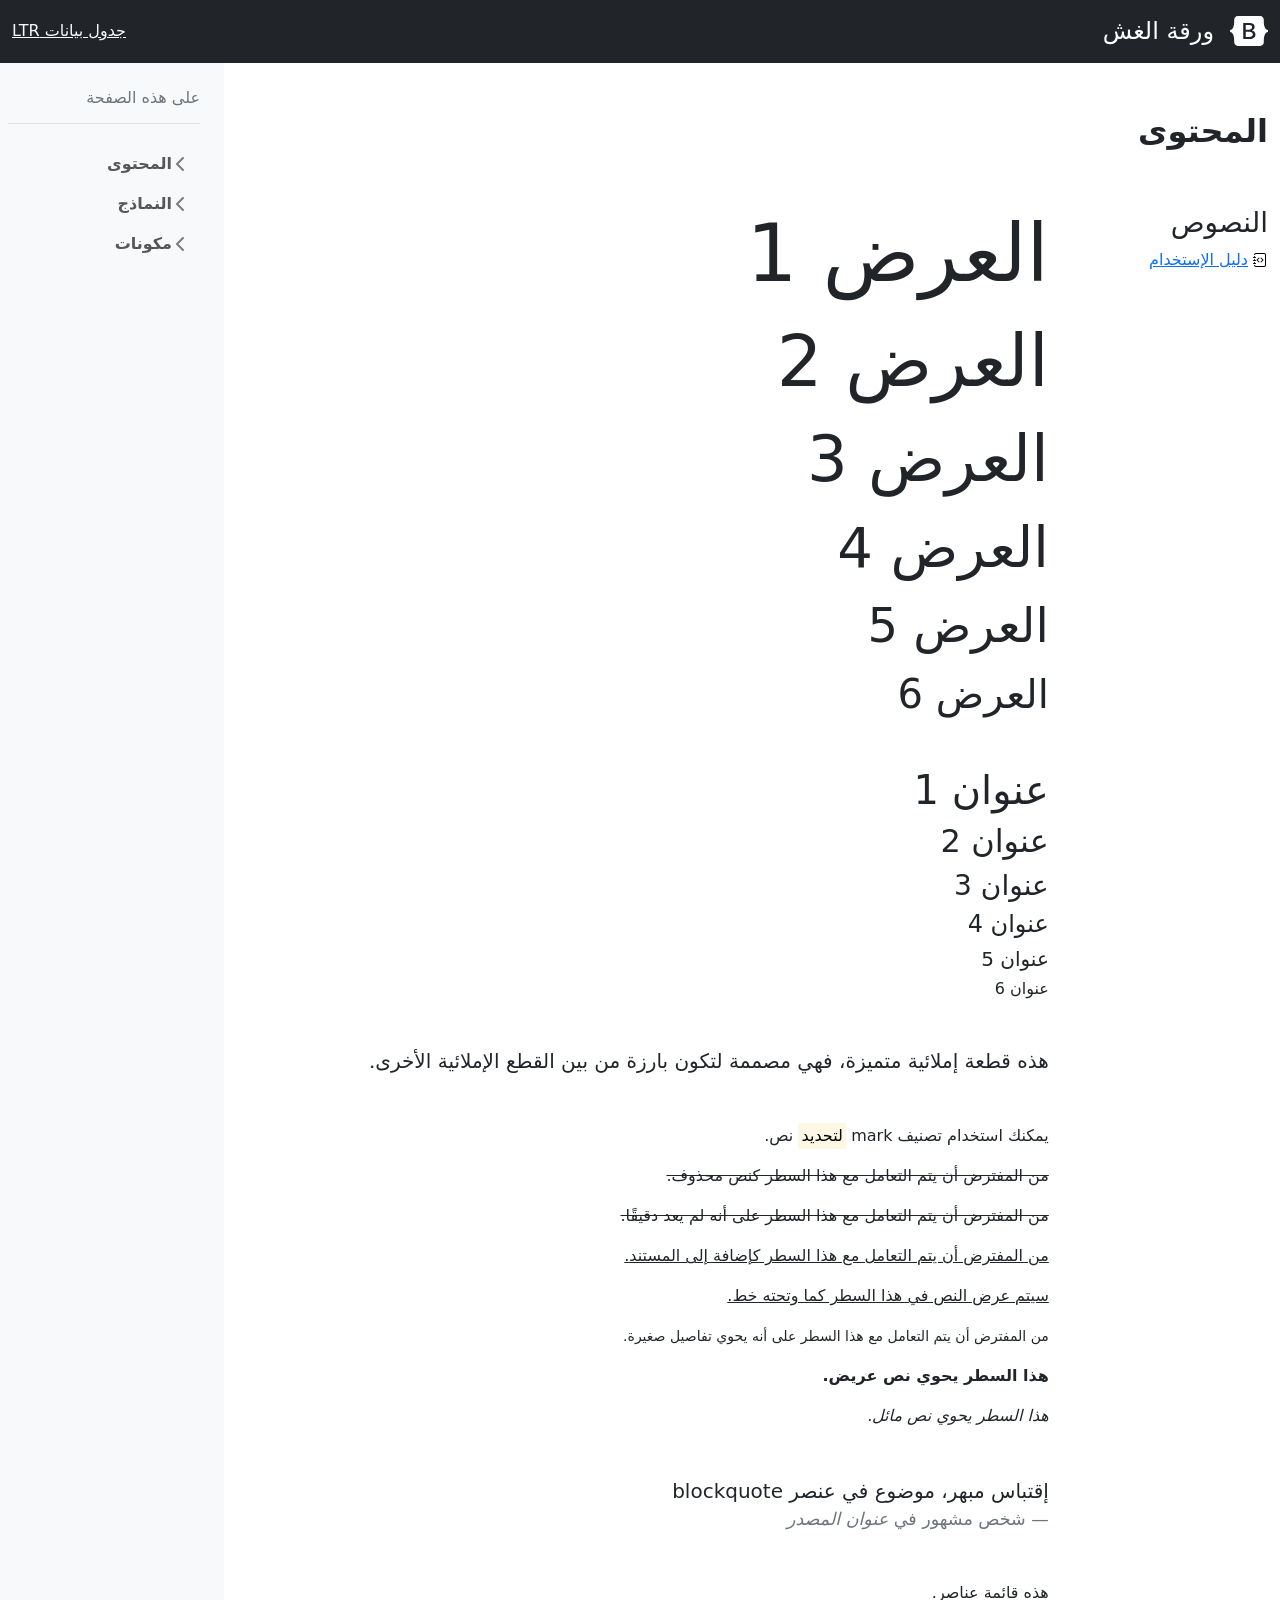
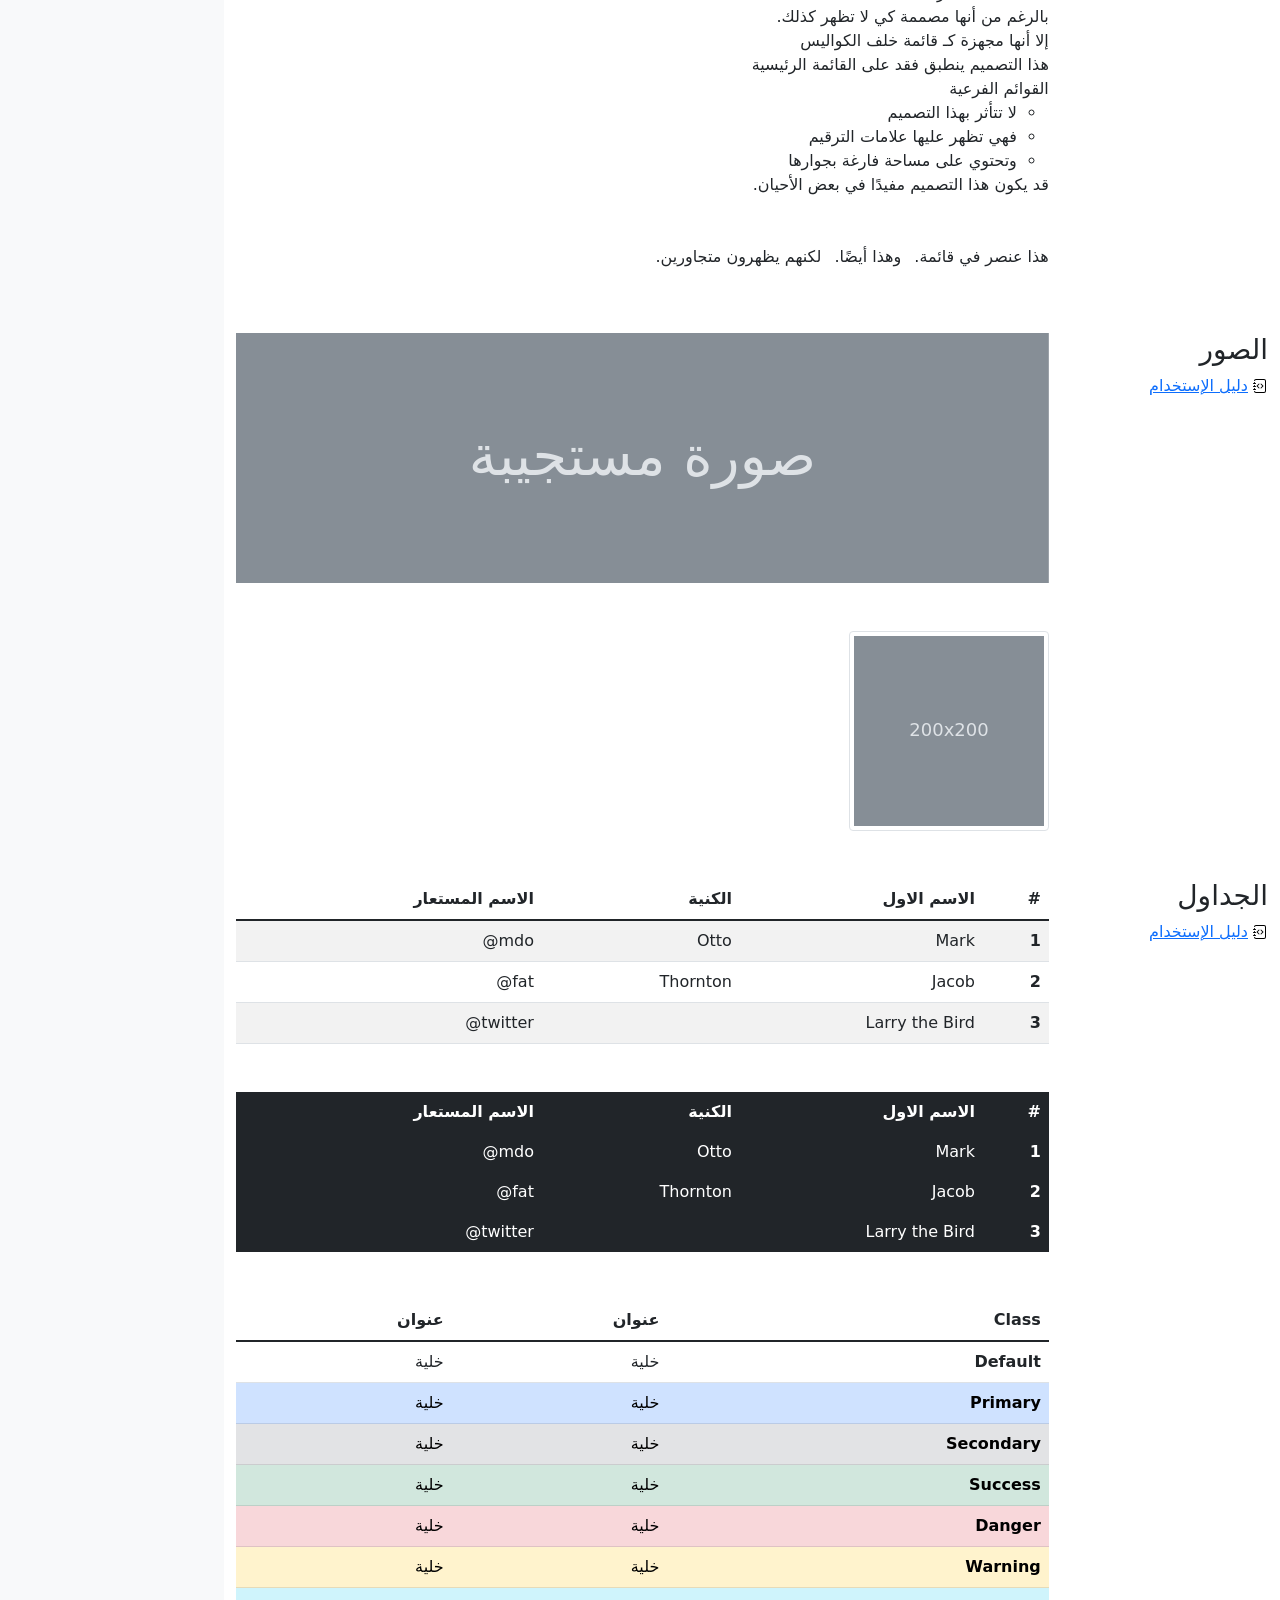
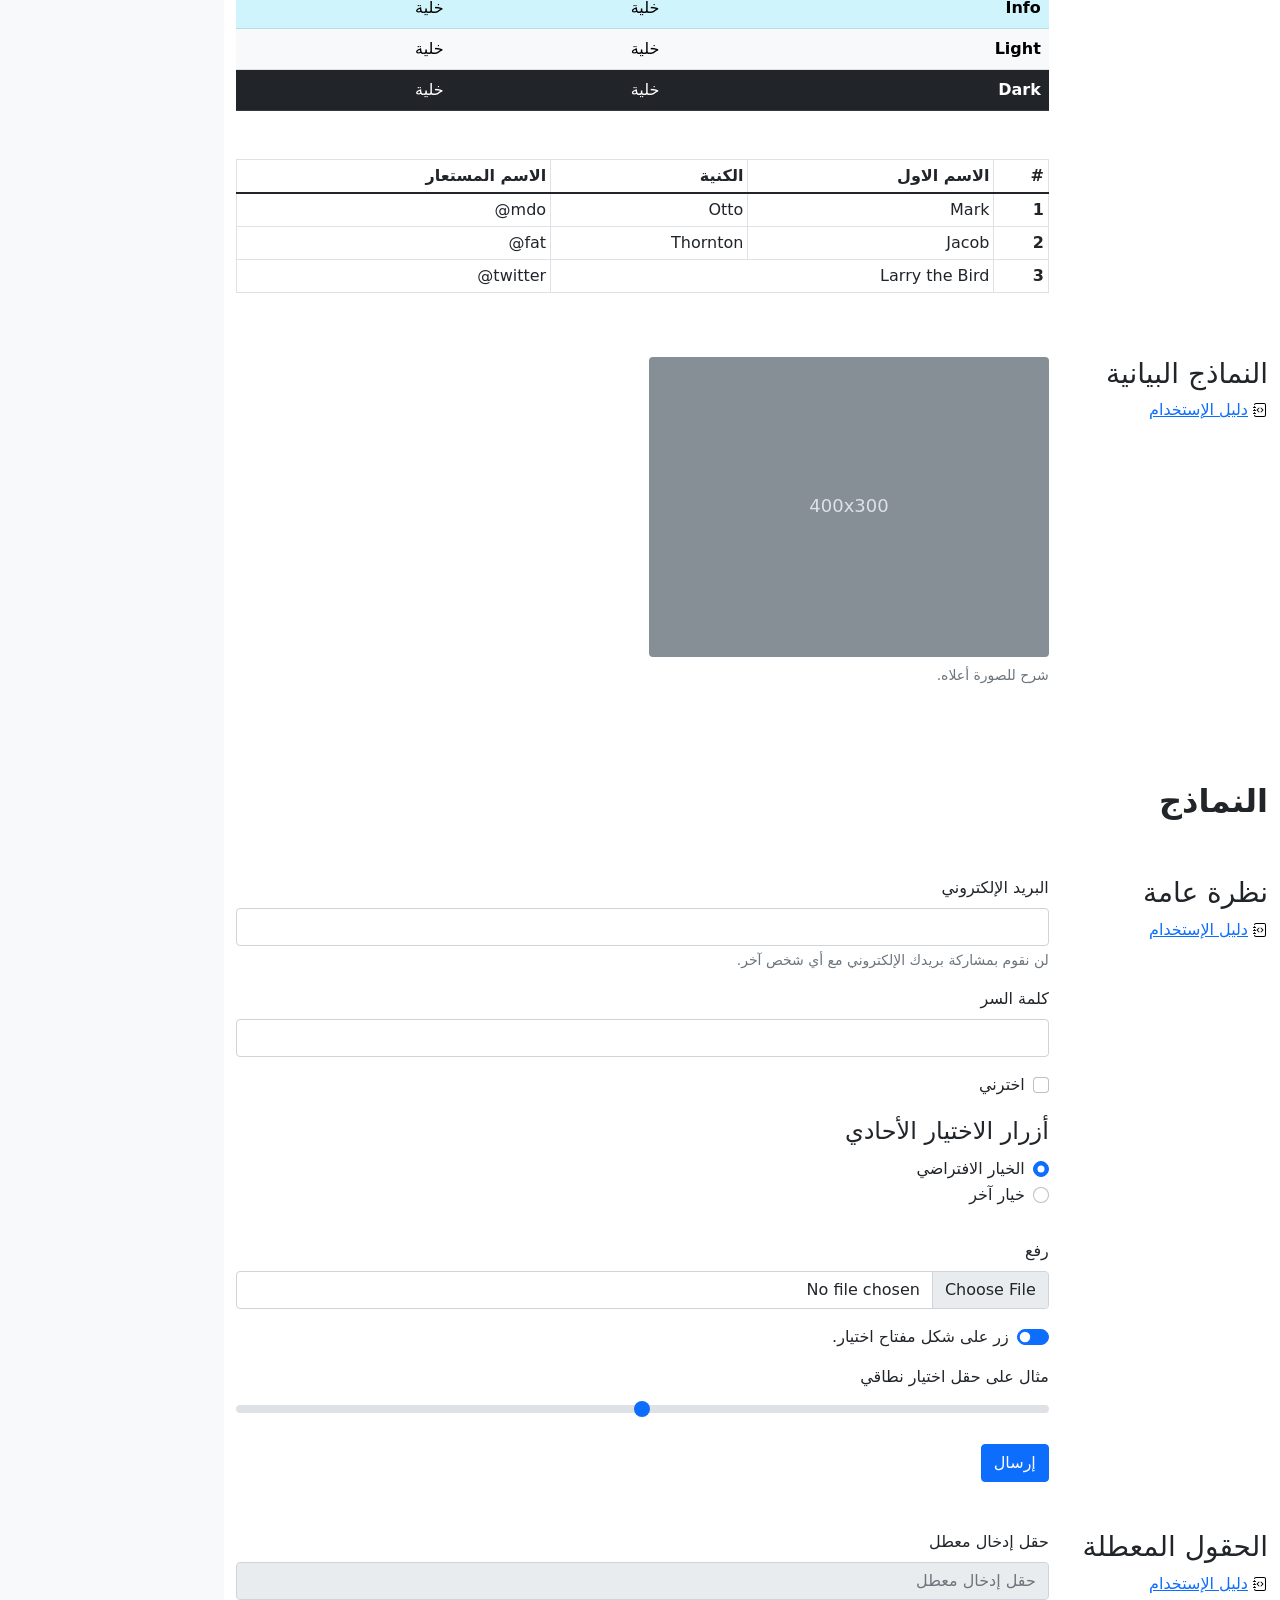
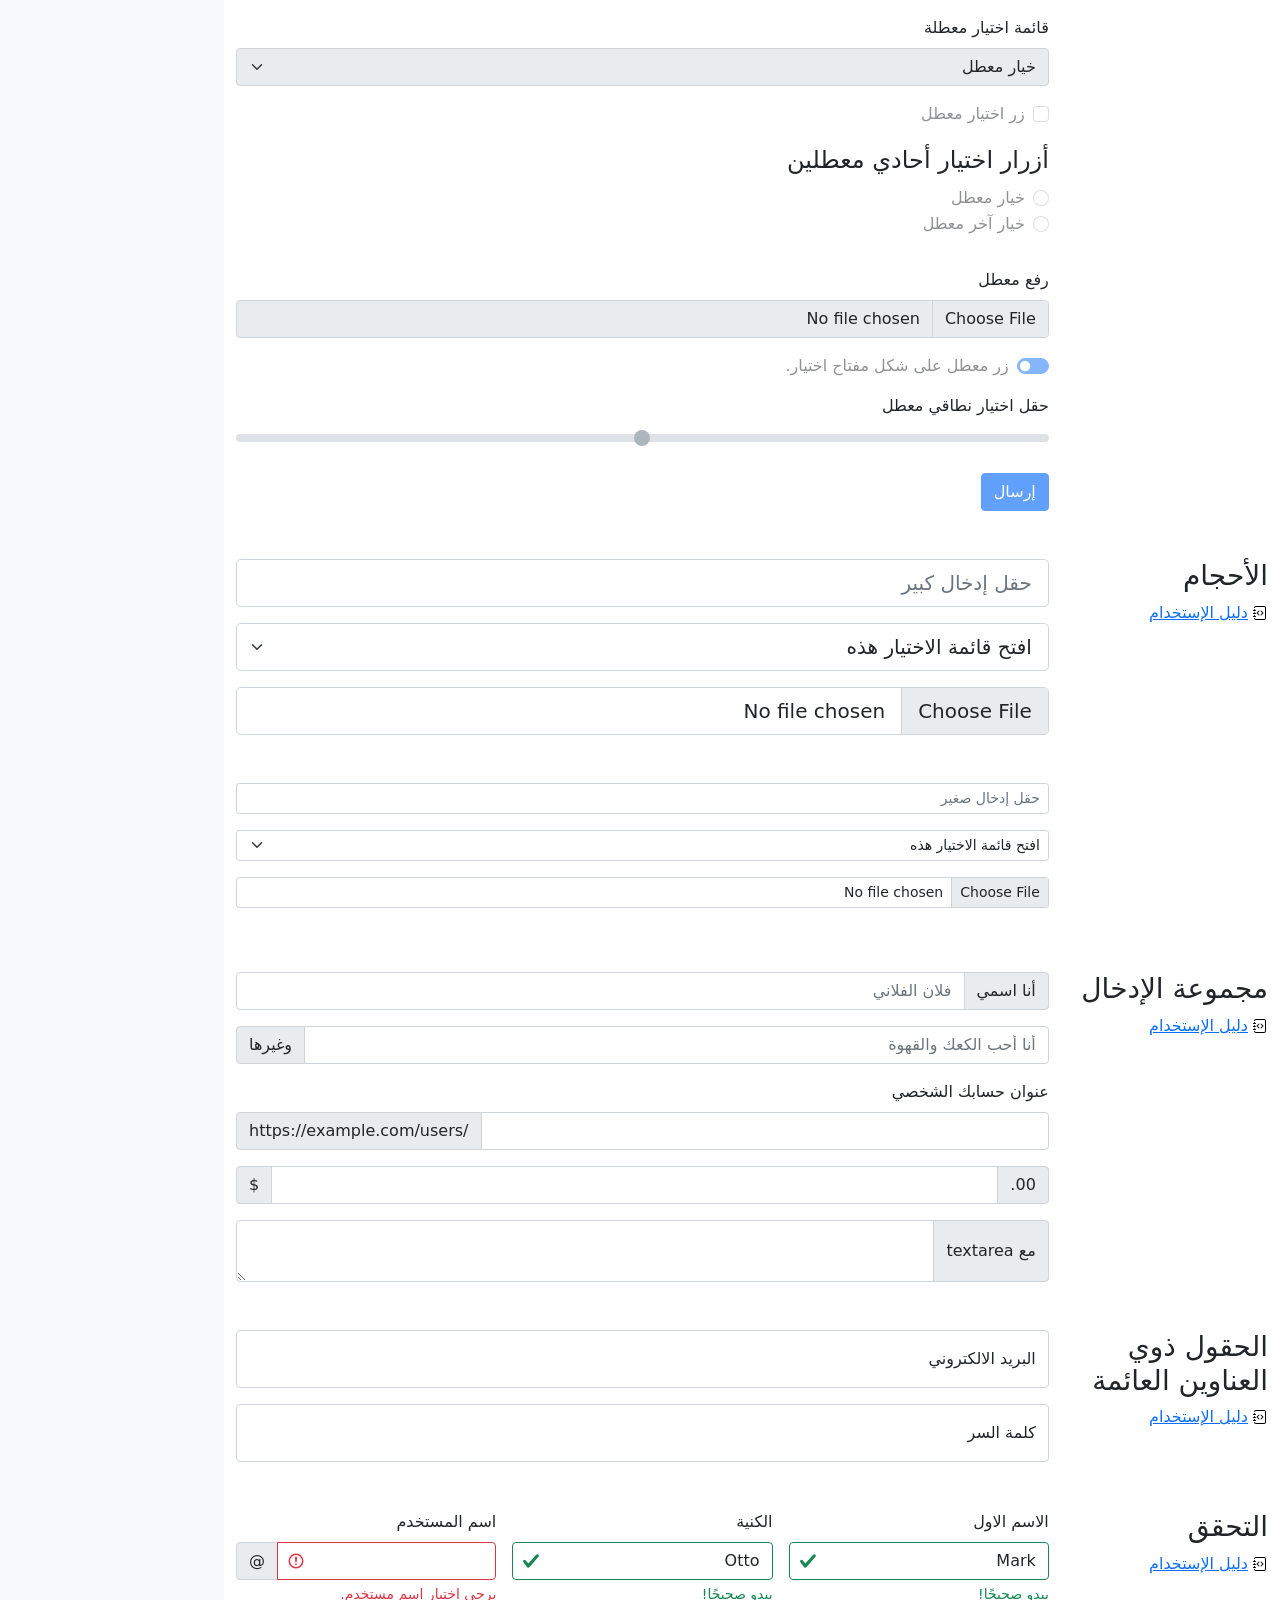
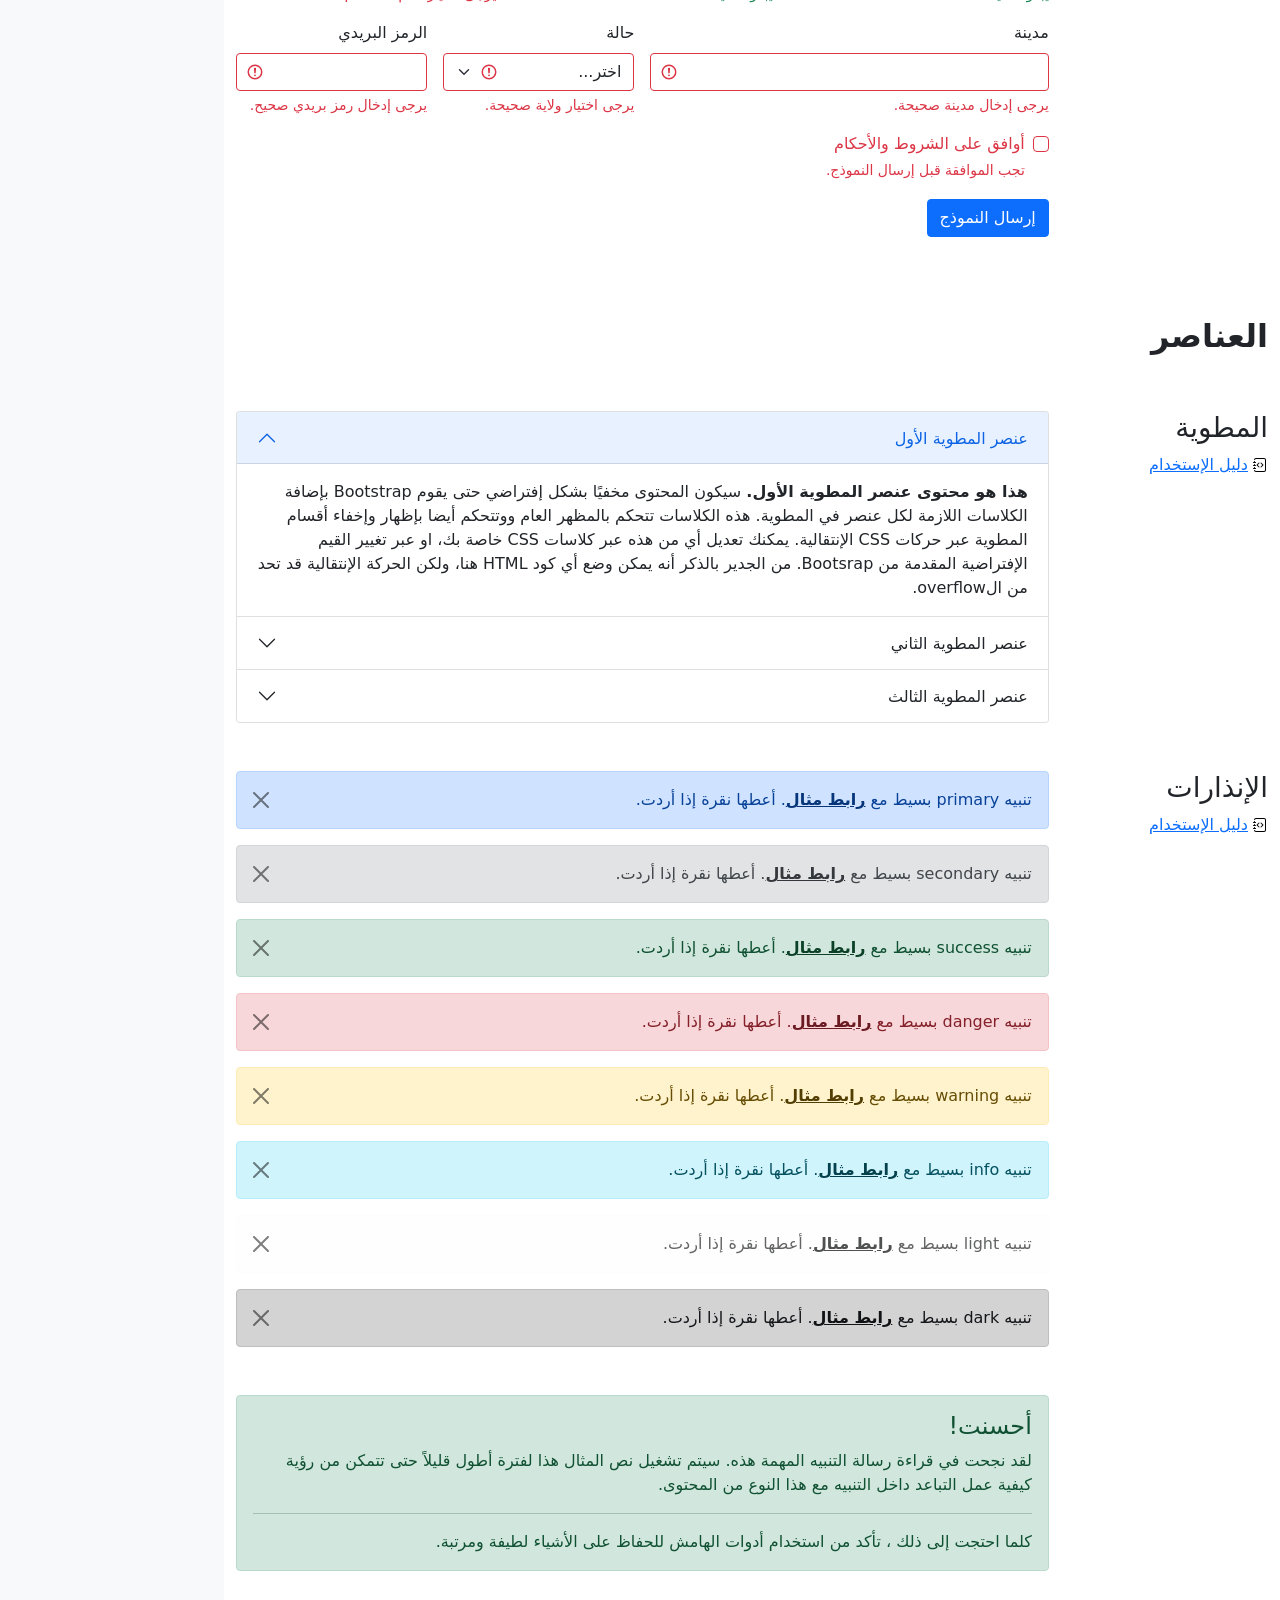
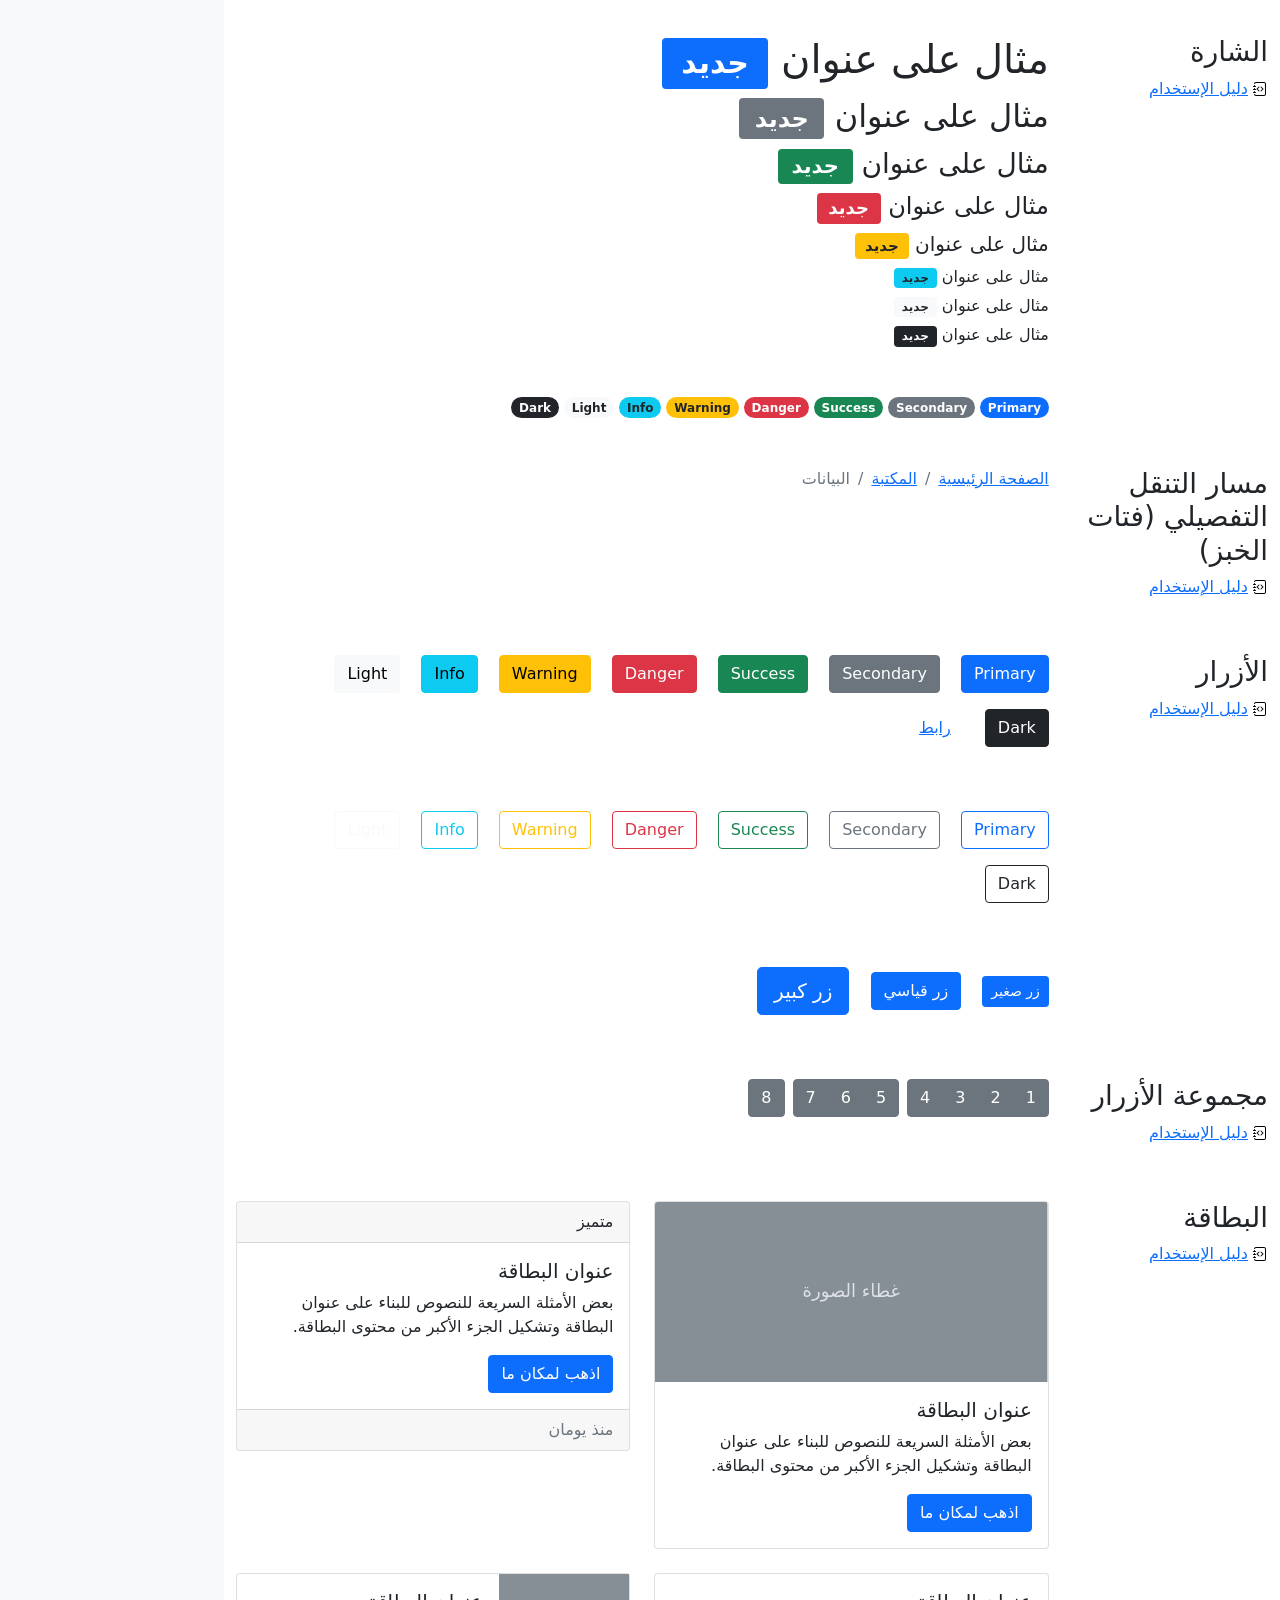
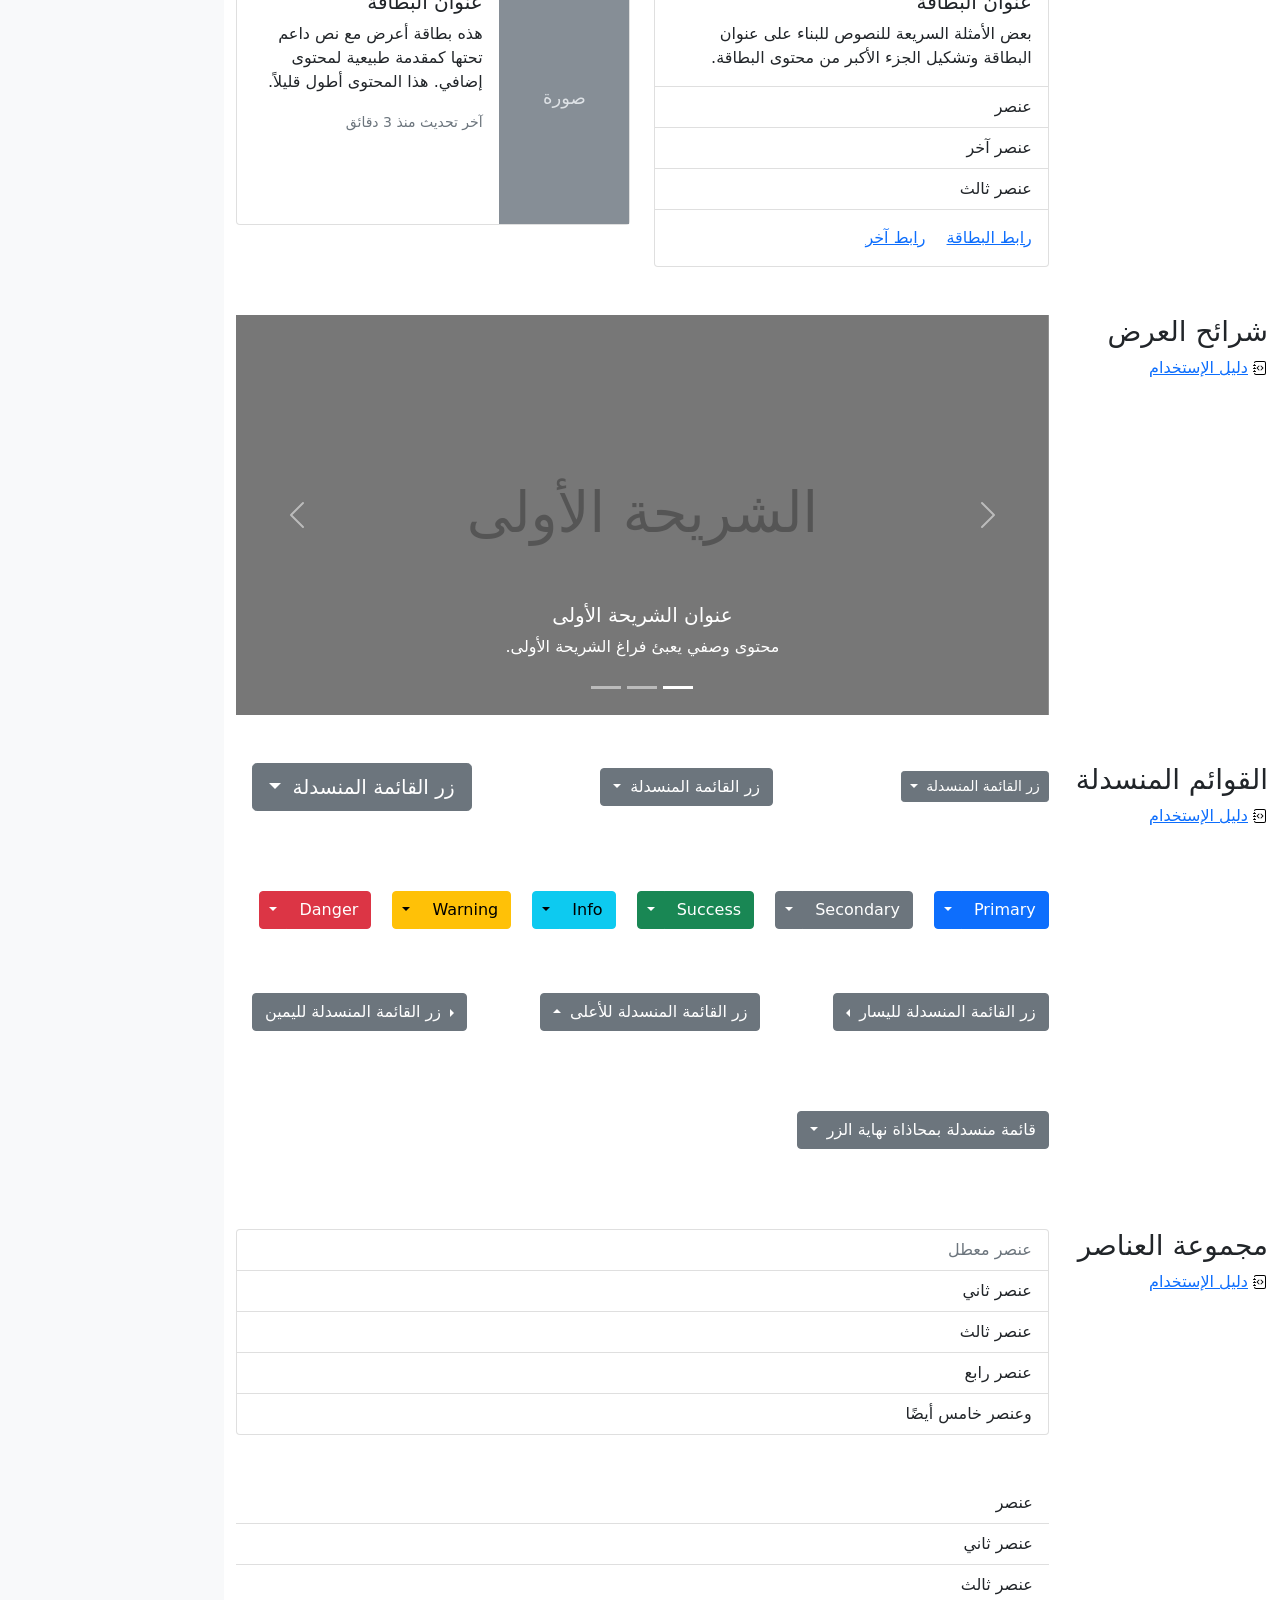
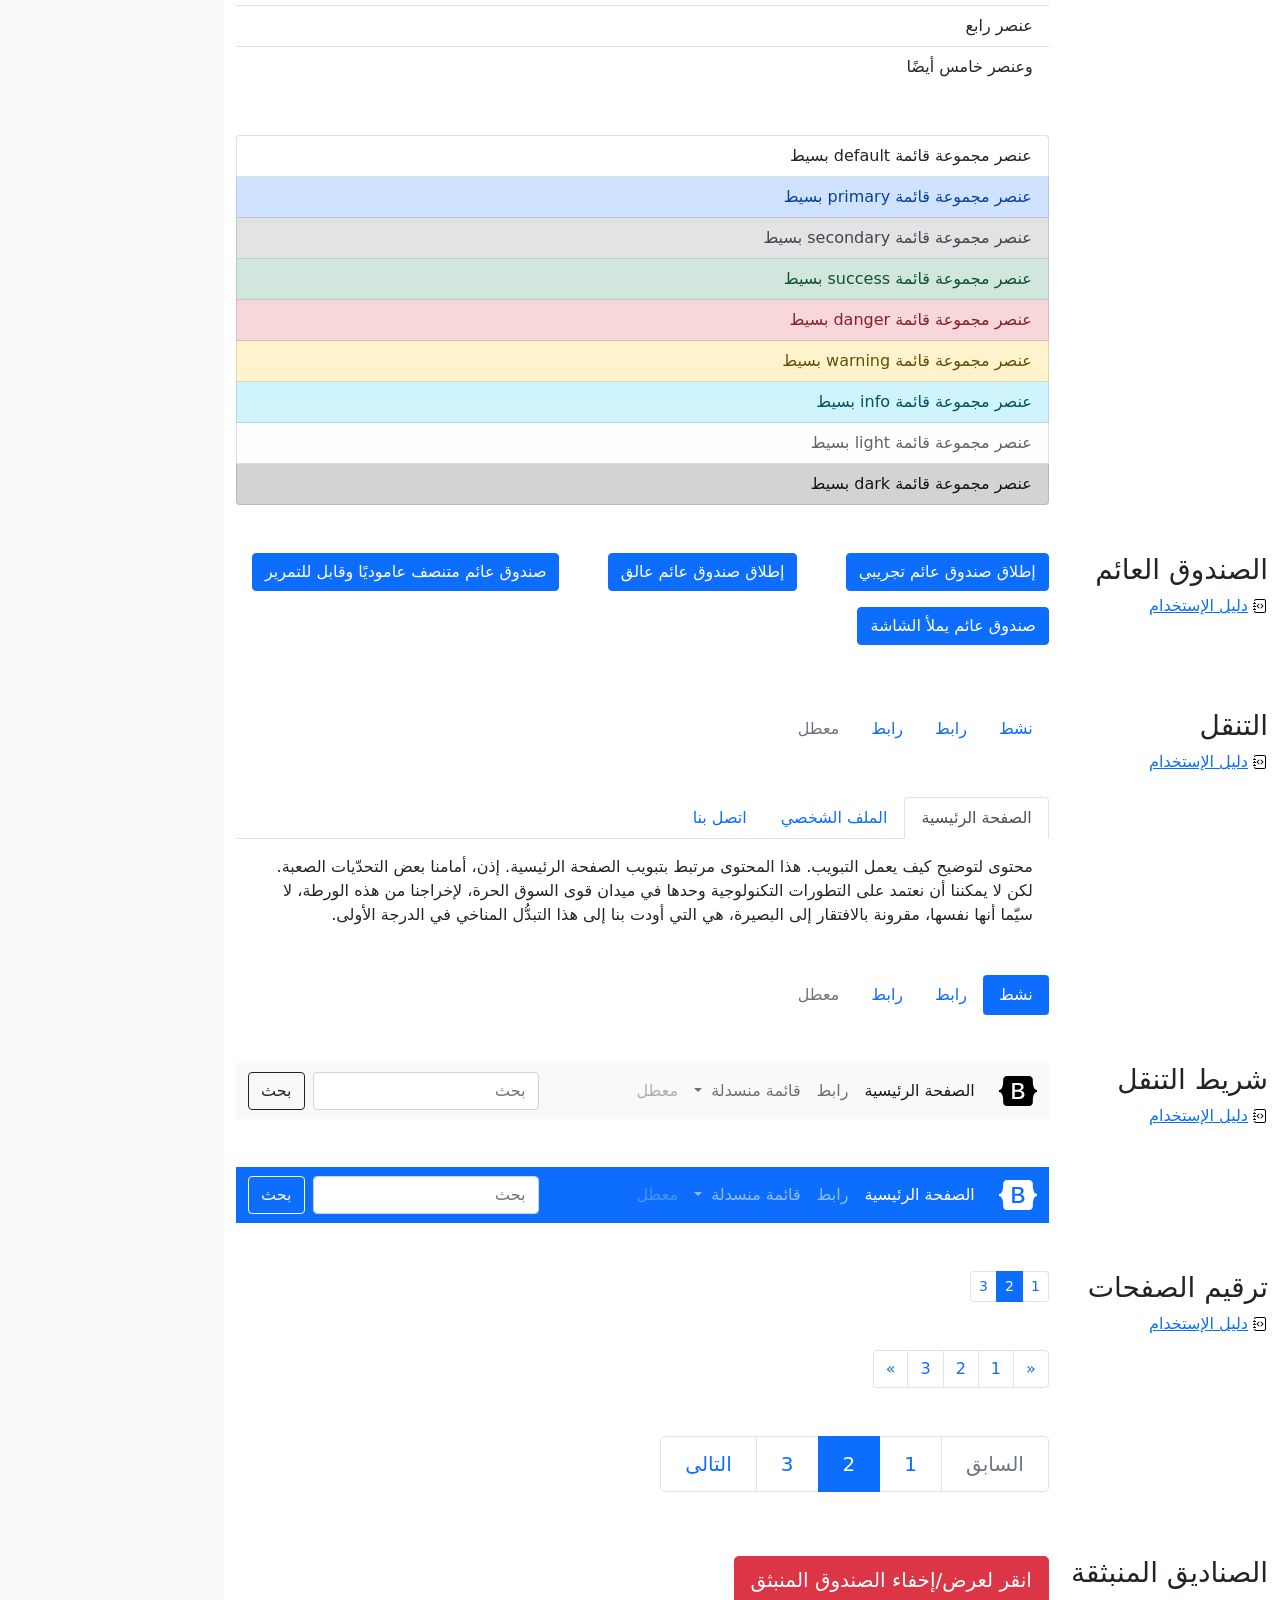
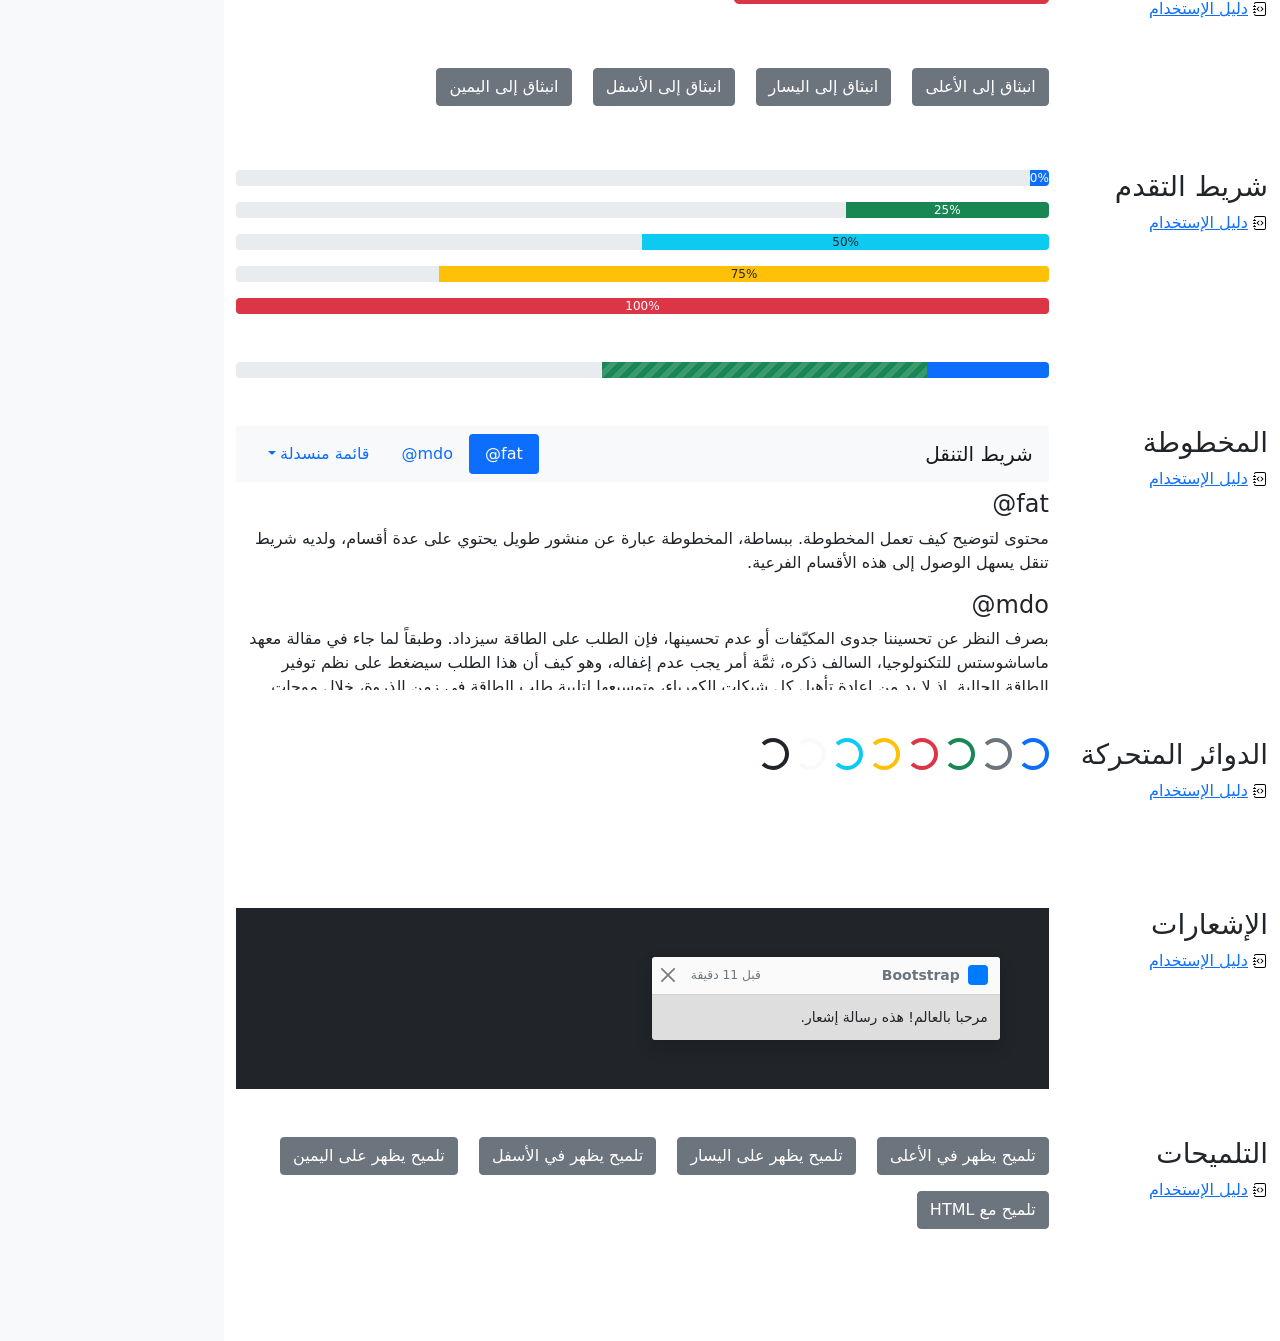
<file: assets/css/bootstrap/cheatsheet-rtl/index.html>
<!doctype html>
<html lang="ar" dir="rtl">
  <head>
    <meta charset="utf-8">
    <meta name="viewport" content="width=device-width, initial-scale=1">
    <meta name="description" content="">
    <meta name="author" content="Mark Otto, Jacob Thornton, and Bootstrap contributors">
    <meta name="generator" content="Hugo 0.88.1">
    <title>ورقة الغش · Bootstrap v5.1</title>

    <link rel="canonical" href="https://getbootstrap.com/docs/5.1/examples/cheatsheet-rtl/">

    

    <!-- Bootstrap core CSS -->
<link href="../assets/dist/css/bootstrap.rtl.min.css" rel="stylesheet">

    <style>
      .bd-placeholder-img {
        font-size: 1.125rem;
        text-anchor: middle;
        -webkit-user-select: none;
        -moz-user-select: none;
        user-select: none;
      }

      @media (min-width: 768px) {
        .bd-placeholder-img-lg {
          font-size: 3.5rem;
        }
      }
    </style>

    
    <!-- Custom styles for this template -->
    <link href="../cheatsheet/cheatsheet.rtl.css" rel="stylesheet">
  </head>
  <body class="bg-light">
    
<header class="bd-header bg-dark py-3 d-flex align-items-stretch border-bottom border-dark">
  <div class="container-fluid d-flex align-items-center">
    <h1 class="d-flex align-items-center fs-4 text-white mb-0">
      <img src="../assets/brand/bootstrap-logo-white.svg" width="38" height="30" class="me-3" alt="Bootstrap">
      ورقة الغش
    </h1>
    <a href="../examples/cheatsheet/" class="ms-auto link-light" hreflang="en">جدول بيانات LTR</a>
  </div>
</header>
<aside class="bd-aside sticky-xl-top text-muted align-self-start mb-3 mb-xl-5 px-2">
  <h2 class="h6 pt-4 pb-3 mb-4 border-bottom">على هذه الصفحة</h2>
  <nav class="small" id="toc">
    <ul class="list-unstyled">
      <li class="my-2">
        <button class="btn d-inline-flex align-items-center collapsed" data-bs-toggle="collapse" aria-expanded="false" data-bs-target="#contents-collapse" aria-controls="contents-collapse">المحتوى</button>
        <ul class="list-unstyled ps-3 collapse" id="contents-collapse">
          <li><a class="d-inline-flex align-items-center rounded" href="#typography">النصوص</a></li>
          <li><a class="d-inline-flex align-items-center rounded" href="#images">الصور</a></li>
          <li><a class="d-inline-flex align-items-center rounded" href="#tables">الجداول</a></li>
          <li><a class="d-inline-flex align-items-center rounded" href="#figures">النماذج البيانية</a></li>
        </ul>
      </li>
      <li class="my-2">
        <button class="btn d-inline-flex align-items-center collapsed" data-bs-toggle="collapse" aria-expanded="false" data-bs-target="#forms-collapse" aria-controls="forms-collapse">النماذج</button>
        <ul class="list-unstyled ps-3 collapse" id="forms-collapse">
          <li><a class="d-inline-flex align-items-center rounded" href="#overview">نظرة عامة</a></li>
          <li><a class="d-inline-flex align-items-center rounded" href="#disabled-forms">الحقول المعطلة</a></li>
          <li><a class="d-inline-flex align-items-center rounded" href="#sizing">الأحجام</a></li>
          <li><a class="d-inline-flex align-items-center rounded" href="#input-group">مجموعة الإدخال</a></li>
          <li><a class="d-inline-flex align-items-center rounded" href="#floating-labels">الحقول ذوي العناوين العائمة</a></li>
          <li><a class="d-inline-flex align-items-center rounded" href="#validation">التحقق</a></li>
        </ul>
      </li>
      <li class="my-2">
        <button class="btn d-inline-flex align-items-center collapsed" data-bs-toggle="collapse" aria-expanded="false" data-bs-target="#components-collapse" aria-controls="components-collapse">مكونات</button>
        <ul class="list-unstyled ps-3 collapse" id="components-collapse">
          <li><a class="d-inline-flex align-items-center rounded" href="#accordion">المطوية</a></li>
          <li><a class="d-inline-flex align-items-center rounded" href="#alerts">الإنذارات</a></li>
          <li><a class="d-inline-flex align-items-center rounded" href="#badge">الشارة</a></li>
          <li><a class="d-inline-flex align-items-center rounded" href="#breadcrumb">مسار التنقل التفصيلي</a></li>
          <li><a class="d-inline-flex align-items-center rounded" href="#buttons">الأزرار</a></li>
          <li><a class="d-inline-flex align-items-center rounded" href="#button-group">مجموعة الأزرار</a></li>
          <li><a class="d-inline-flex align-items-center rounded" href="#card">البطاقة</a></li>
          <li><a class="d-inline-flex align-items-center rounded" href="#carousel">شرائح العرض</a></li>
          <li><a class="d-inline-flex align-items-center rounded" href="#dropdowns">القوائم المنسدلة</a></li>
          <li><a class="d-inline-flex align-items-center rounded" href="#list-group">مجموعة العناصر</a></li>
          <li><a class="d-inline-flex align-items-center rounded" href="#modal">الصندوق العائم</a></li>
          <li><a class="d-inline-flex align-items-center rounded" href="#navs">التنقل</a></li>
          <li><a class="d-inline-flex align-items-center rounded" href="#navbar">شريط التنقل</a></li>
          <li><a class="d-inline-flex align-items-center rounded" href="#pagination">ترقيم الصفحات</a></li>
          <li><a class="d-inline-flex align-items-center rounded" href="#popovers">الصناديق المنبثقة</a></li>
          <li><a class="d-inline-flex align-items-center rounded" href="#progress">شريط التقدم</a></li>
          <li><a class="d-inline-flex align-items-center rounded" href="#scrollspy">المخطوطة</a></li>
          <li><a class="d-inline-flex align-items-center rounded" href="#spinners">الدوائر المتحركة</a></li>
          <li><a class="d-inline-flex align-items-center rounded" href="#toasts">الإشعارات</a></li>
          <li><a class="d-inline-flex align-items-center rounded" href="#tooltips">التلميحات</a></li>
        </ul>
      </li>
    </ul>
  </nav>
</aside>
<div class="bd-cheatsheet container-fluid bg-body">
  <section id="content">
    <h2 class="sticky-xl-top fw-bold pt-3 pt-xl-5 pb-2 pb-xl-3">المحتوى</h2>

    <article class="my-3" id="typography">
      <div class="bd-heading sticky-xl-top align-self-start mt-5 mb-3 mt-xl-0 mb-xl-2">
        <h3>النصوص</h3>
        <a class="d-flex align-items-center" hreflang="en" href="../content/typography/">دليل الإستخدام</a>
      </div>

      <div>
        <div class="bd-example">
        <p class="display-1">العرض 1</p>
        <p class="display-2">العرض 2</p>
        <p class="display-3">العرض 3</p>
        <p class="display-4">العرض 4</p>
        <p class="display-5">العرض 5</p>
        <p class="display-6">العرض 6</p>
        </div>

        <div class="bd-example">
        <p class="h1">عنوان 1</p>
        <p class="h2">عنوان 2</p>
        <p class="h3">عنوان 3</p>
        <p class="h4">عنوان 4</p>
        <p class="h5">عنوان 5</p>
        <p class="h6">عنوان 6</p>
        </div>

        <div class="bd-example">
        <p class="lead">
          هذه قطعة إملائية متميزة، فهي مصممة لتكون بارزة من بين القطع الإملائية الأخرى.
        </p>
        </div>

        <div class="bd-example">
        <p>يمكنك استخدام تصنيف mark <mark>لتحديد</mark> نص.</p>
        <p><del>من المفترض أن يتم التعامل مع هذا السطر كنص محذوف.</del></p>
        <p><s>من المفترض أن يتم التعامل مع هذا السطر على أنه لم يعد دقيقًا.</s></p>
        <p><ins>من المفترض أن يتم التعامل مع هذا السطر كإضافة إلى المستند.</ins></p>
        <p><u>سيتم عرض النص في هذا السطر كما وتحته خط.</u></p>
        <p><small>من المفترض أن يتم التعامل مع هذا السطر على أنه يحوي تفاصيل صغيرة.</small></p>
        <p><strong>هذا السطر يحوي نص عريض.</strong></p>
        <p><em>هذا السطر يحوي نص مائل.</em></p>
        </div>

        <div class="bd-example">
        <blockquote class="blockquote">
          <p>إقتباس مبهر، موضوع في عنصر blockquote</p>
          <footer class="blockquote-footer">شخص مشهور في <cite title= "عنوان المصدر"> عنوان المصدر </cite></footer>
        </blockquote>
        </div>

        <div class="bd-example">
        <ul class="list-unstyled">
          <li>هذه قائمة عناصر.</li>
          <li>بالرغم من أنها مصممة كي لا تظهر كذلك.</li>
          <li>إلا أنها مجهزة كـ قائمة خلف الكواليس</li>
          <li>هذا التصميم ينطبق فقد على القائمة الرئيسية</li>
          <li>القوائم الفرعية
            <ul>
              <li>لا تتأثر بهذا التصميم</li>
              <li>فهي تظهر عليها علامات الترقيم</li>
              <li>وتحتوي على مساحة فارغة بجوارها</li>
            </ul>
          </li>
          <li>قد يكون هذا التصميم مفيدًا في بعض الأحيان.</li>
        </ul>
        </div>

        <div class="bd-example">
        <ul class="list-inline">
          <li class="list-inline-item">هذا عنصر في قائمة.</li>
          <li class="list-inline-item">وهذا أيضًا.</li>
          <li class="list-inline-item">لكنهم يظهرون متجاورين.</li>
        </ul>
        </div>
      </div>
    </article>
    <article class="my-3" id="images">
      <div class="bd-heading sticky-xl-top align-self-start mt-5 mb-3 mt-xl-0 mb-xl-2">
        <h3>الصور</h3>
        <a class="d-flex align-items-center" hreflang="en" href="../content/images/">دليل الإستخدام</a>
      </div>

      <div>
        <div class="bd-example">
        <svg class="bd-placeholder-img bd-placeholder-img-lg img-fluid" width="100%" height="250" xmlns="http://www.w3.org/2000/svg" role="img" aria-label="Placeholder: صورة مستجيبة" preserveAspectRatio="xMidYMid slice" focusable="false"><title>Placeholder</title><rect width="100%" height="100%" fill="#868e96"/><text x="50%" y="50%" fill="#dee2e6" dy=".3em">صورة مستجيبة</text></svg>

        </div>

        <div class="bd-example">
        <svg class="bd-placeholder-img img-thumbnail" width="200" height="200" xmlns="http://www.w3.org/2000/svg" role="img" aria-label="صورة عنصر نائب مربع عام مع حدود بيضاء حولها ، مما يجعلها تشبه صورة تم التقاطها بكاميرا فورية قديمة: 200x200" preserveAspectRatio="xMidYMid slice" focusable="false"><title>صورة عنصر نائب مربع عام مع حدود بيضاء حولها ، مما يجعلها تشبه صورة تم التقاطها بكاميرا فورية قديمة</title><rect width="100%" height="100%" fill="#868e96"/><text x="50%" y="50%" fill="#dee2e6" dy=".3em">200x200</text></svg>

        </div>
      </div>
    </article>
    <article class="my-3" id="tables">
      <div class="bd-heading sticky-xl-top align-self-start mt-5 mb-3 mt-xl-0 mb-xl-2">
        <h3>الجداول</h3>
        <a class="d-flex align-items-center" hreflang="en" href="../content/tables/">دليل الإستخدام</a>
      </div>

      <div>
        <div class="bd-example">
        <table class="table table-striped">
          <thead>
          <tr>
            <th scope="col">#</th>
            <th scope="col">الاسم الاول</th>
            <th scope="col">الكنية</th>
            <th scope="col">الاسم المستعار</th>
          </tr>
          </thead>
          <tbody>
          <tr>
            <th scope="row">1</th>
            <td>Mark</td>
            <td>Otto</td>
            <td><bdo lang="en" dir="ltr">@mdo</bdo></td>
          </tr>
          <tr>
            <th scope="row">2</th>
            <td>Jacob</td>
            <td>Thornton</td>
            <td><bdo lang="en" dir="ltr">@fat</bdo></td>
          </tr>
          <tr>
            <th scope="row">3</th>
            <td colspan="2">Larry the Bird</td>
            <td><bdo lang="en" dir="ltr">@twitter</bdo></td>
          </tr>
          </tbody>
        </table>
        </div>

        <div class="bd-example">
        <table class="table table-dark table-borderless">
          <thead>
          <tr>
            <th scope="col">#</th>
            <th scope="col">الاسم الاول</th>
            <th scope="col">الكنية</th>
            <th scope="col">الاسم المستعار</th>
          </tr>
          </thead>
          <tbody>
          <tr>
            <th scope="row">1</th>
            <td>Mark</td>
            <td>Otto</td>
            <td><bdo lang="en" dir="ltr">@mdo</bdo></td>
          </tr>
          <tr>
            <th scope="row">2</th>
            <td>Jacob</td>
            <td>Thornton</td>
            <td><bdo lang="en" dir="ltr">@fat</bdo></td>
          </tr>
          <tr>
            <th scope="row">3</th>
            <td colspan="2">Larry the Bird</td>
            <td><bdo lang="en" dir="ltr">@twitter</bdo></td>
          </tr>
          </tbody>
        </table>
        </div>

        <div class="bd-example">
        <table class="table table-hover">
          <thead>
          <tr>
            <th scope="col">Class</th>
            <th scope="col">عنوان</th>
            <th scope="col">عنوان</th>
          </tr>
          </thead>
          <tbody>
          <tr>
            <th scope="row">Default</th>
            <td>خلية</td>
            <td>خلية</td>
          </tr>
          
          <tr class="table-primary">
            <th scope="row">Primary</th>
            <td>خلية</td>
            <td>خلية</td>
          </tr>
          <tr class="table-secondary">
            <th scope="row">Secondary</th>
            <td>خلية</td>
            <td>خلية</td>
          </tr>
          <tr class="table-success">
            <th scope="row">Success</th>
            <td>خلية</td>
            <td>خلية</td>
          </tr>
          <tr class="table-danger">
            <th scope="row">Danger</th>
            <td>خلية</td>
            <td>خلية</td>
          </tr>
          <tr class="table-warning">
            <th scope="row">Warning</th>
            <td>خلية</td>
            <td>خلية</td>
          </tr>
          <tr class="table-info">
            <th scope="row">Info</th>
            <td>خلية</td>
            <td>خلية</td>
          </tr>
          <tr class="table-light">
            <th scope="row">Light</th>
            <td>خلية</td>
            <td>خلية</td>
          </tr>
          <tr class="table-dark">
            <th scope="row">Dark</th>
            <td>خلية</td>
            <td>خلية</td>
          </tr>
          </tbody>
        </table>
        </div>

        <div class="bd-example">
        <table class="table table-sm table-bordered">
          <thead>
          <tr>
            <th scope="col">#</th>
            <th scope="col">الاسم الاول</th>
            <th scope="col">الكنية</th>
            <th scope="col">الاسم المستعار</th>
          </tr>
          </thead>
          <tbody>
          <tr>
            <th scope="row">1</th>
            <td>Mark</td>
            <td>Otto</td>
            <td><bdo lang="en" dir="ltr">@mdo</bdo></td>
          </tr>
          <tr>
            <th scope="row">2</th>
            <td>Jacob</td>
            <td>Thornton</td>
            <td><bdo lang="en" dir="ltr">@fat</bdo></td>
          </tr>
          <tr>
            <th scope="row">3</th>
            <td colspan="2">Larry the Bird</td>
            <td><bdo lang="en" dir="ltr">@twitter</bdo></td>
          </tr>
          </tbody>
        </table>
        </div>
      </div>
    </article>
    <article class="my-3" id="figures">
      <div class="bd-heading sticky-xl-top align-self-start mt-5 mb-3 mt-xl-0 mb-xl-2">
        <h3>النماذج البيانية</h3>
        <a class="d-flex align-items-center" hreflang="en" href="../content/figures/">دليل الإستخدام</a>
      </div>

      <div>
        <div class="bd-example">
        <figure class="figure">
          <svg class="bd-placeholder-img figure-img img-fluid rounded" width="400" height="300" xmlns="http://www.w3.org/2000/svg" role="img" aria-label="Placeholder: 400x300" preserveAspectRatio="xMidYMid slice" focusable="false"><title>Placeholder</title><rect width="100%" height="100%" fill="#868e96"/><text x="50%" y="50%" fill="#dee2e6" dy=".3em">400x300</text></svg>

          <figcaption class="figure-caption">شرح للصورة أعلاه.</figcaption>
        </figure>
        </div>
      </div>
    </article>
  </section>

  <section id="forms">
    <h2 class="sticky-xl-top fw-bold pt-3 pt-xl-5 pb-2 pb-xl-3">النماذج</h2>

    <article class="my-3" id="overview">
      <div class="bd-heading sticky-xl-top align-self-start mt-5 mb-3 mt-xl-0 mb-xl-2">
        <h3>نظرة عامة</h3>
        <a class="d-flex align-items-center" hreflang="en" href="../forms/overview/">دليل الإستخدام</a>
      </div>

      <div>
        <div class="bd-example">
        <form>
          <div class="mb-3">
            <label for="exampleInputEmail1" class="form-label">البريد الإلكتروني</label>
            <input type="email" class="form-control" id="exampleInputEmail1" aria-describedby="emailHelp">
            <div id="emailHelp" class="form-text">لن نقوم بمشاركة بريدك الإلكتروني مع أي شخص آخر.</div>
          </div>
          <div class="mb-3">
            <label for="exampleInputPassword1" class="form-label">كلمة السر</label>
            <input type="password" class="form-control" id="exampleInputPassword1">
          </div>
          <div class="mb-3 form-check">
            <input type="checkbox" class="form-check-input" id="exampleCheck1">
            <label class="form-check-label" for="exampleCheck1">اخترني</label>
          </div>
          <fieldset class="mb-3">
            <legend>أزرار الاختيار الأحادي</legend>
            <div class="form-check">
              <input type="radio" name="radios" class="form-check-input" id="exampleRadio1" checked>
              <label class="form-check-label" for="exampleRadio1">الخيار الافتراضي</label>
            </div>
            <div class="mb-3 form-check">
              <input type="radio" name="radios" class="form-check-input" id="exampleRadio2">
              <label class="form-check-label" for="exampleRadio2">خيار آخر</label>
            </div>
          </fieldset>
          <div class="mb-3">
            <label class="form-label" for="customFile">رفع</label>
            <input type="file" class="form-control" id="customFile">
          </div>
          <div class="mb-3 form-check form-switch">
            <input class="form-check-input" type="checkbox" role="switch" id="flexSwitchCheckChecked" checked>
            <label class="form-check-label" for="flexSwitchCheckChecked">زر على شكل مفتاح اختيار.</label>
          </div>
          <div class="mb-3">
            <label for="customRange3" class="form-label">مثال على حقل اختيار نطاقي</label>
            <input type="range" class="form-range" min="0" max="5" step="0.5" id="customRange3">
          </div>
          <button type="submit" class="btn btn-primary">إرسال</button>
        </form>
        </div>
      </div>
    </article>
    <article class="my-3" id="disabled-forms">
      <div class="bd-heading sticky-xl-top align-self-start mt-5 mb-3 mt-xl-0 mb-xl-2">
        <h3>الحقول المعطلة</h3>
        <a class="d-flex align-items-center" hreflang="en" href="../forms/overview/#disabled-forms">دليل الإستخدام</a>
      </div>

      <div>
        <div class="bd-example">
        <form>
          <fieldset disabled aria-label="مثال على مجموعة الحقول المعطلة">
            <div class="mb-3">
              <label for="disabledTextInput" class="form-label">حقل إدخال معطل</label>
              <input type="text" id="disabledTextInput" class="form-control" placeholder="حقل إدخال معطل">
            </div>
            <div class="mb-3">
              <label for="disabledSelect" class="form-label">قائمة اختيار معطلة</label>
              <select id="disabledSelect" class="form-select">
                <option>خيار معطل</option>
              </select>
            </div>
            <div class="mb-3">
              <div class="form-check">
                <input class="form-check-input" type="checkbox" id="disabledFieldsetCheck" disabled>
                <label class="form-check-label" for="disabledFieldsetCheck">
                  زر اختيار معطل
                </label>
              </div>
            </div>
            <fieldset class="mb-3">
              <legend>أزرار اختيار أحادي معطلين</legend>
              <div class="form-check">
                <input type="radio" name="radios" class="form-check-input" id="disabledRadio1" disabled>
                <label class="form-check-label" for="disabledRadio1">خيار معطل</label>
              </div>
              <div class="mb-3 form-check">
                <input type="radio" name="radios" class="form-check-input" id="disabledRadio2" disabled>
                <label class="form-check-label" for="disabledRadio2">خيار آخر معطل</label>
              </div>
            </fieldset>
            <div class="mb-3">
              <label class="form-label" for="disabledCustomFile">رفع معطل</label>
              <input type="file" class="form-control" id="disabledCustomFile" disabled>
            </div>
            <div class="mb-3 form-check form-switch">
              <input class="form-check-input" type="checkbox" role="switch" id="disabledSwitchCheckChecked" checked disabled>
              <label class="form-check-label" for="disabledSwitchCheckChecked">زر معطل على شكل مفتاح اختيار.</label>
            </div>
            <div class="mb-3">
              <label for="disabledRange" class="form-label">حقل اختيار نطاقي معطل</label>
              <input type="range" class="form-range" min="0" max="5" step="0.5" id="disabledRange">
            </div>
            <button type="submit" class="btn btn-primary">إرسال</button>
          </fieldset>
        </form>
        </div>
      </div>
    </article>
    <article class="my-3" id="sizing">
      <div class="bd-heading sticky-xl-top align-self-start mt-5 mb-3 mt-xl-0 mb-xl-2">
        <h3>الأحجام</h3>
        <a class="d-flex align-items-center" hreflang="en" href="../forms/form-control/#sizing">دليل الإستخدام</a>
      </div>

      <div>
        <div class="bd-example">
        <div class="mb-3">
          <input class="form-control form-control-lg" type="text" placeholder="حقل إدخال كبير" aria-label=".form-control-lg مثال">
        </div>
        <div class="mb-3">
          <select class="form-select form-select-lg mb-3" aria-label=".form-select-lg مثال">
            <option selected>افتح قائمة الاختيار هذه</option>
            <option value="1">واحد</option>
            <option value="2">اثنان</option>
            <option value="3">ثلاثة</option>
          </select>
        </div>
        <div class="mb-3">
          <input type="file" class="form-control form-control-lg" aria-label="مثال على إدخال ملف كبير">
        </div>
        </div>

        <div class="bd-example">
        <div class="mb-3">
          <input class="form-control form-control-sm" type="text" placeholder="حقل إدخال صغير" aria-label=".form-control-sm مثال">
        </div>
        <div class="mb-3">
          <select class="form-select form-select-sm" aria-label=".form-select-sm مثال">
            <option selected>افتح قائمة الاختيار هذه</option>
            <option value="1">واحد</option>
            <option value="2">اثنان</option>
            <option value="3">ثلاثة</option>
          </select>
        </div>
        <div class="mb-3">
          <input type="file" class="form-control form-control-sm" aria-label="مثال على إدخال ملف صغير">
        </div>
        </div>
      </div>
    </article>
    <article class="my-3" id="input-group">
      <div class="bd-heading sticky-xl-top align-self-start mt-5 mb-3 mt-xl-0 mb-xl-2">
        <h3>مجموعة الإدخال</h3>
        <a class="d-flex align-items-center" hreflang="en" href="../forms/input-group/">دليل الإستخدام</a>
      </div>

      <div>
        <div class="bd-example">
        <div class="input-group mb-3">
          <span class="input-group-text" id="basic-addon1">أنا اسمي</span>
          <input type="text" class="form-control" placeholder="فلان الفلاني" aria-label="الاسم" aria-describedby="basic-addon1">
        </div>
        <div class="input-group mb-3">
          <input type="text" class="form-control" placeholder="أنا أحب الكعك والقهوة" aria-label="الطعام المفضل" aria-describedby="basic-addon2">
          <span class="input-group-text" id="basic-addon2">وغيرها</span>
        </div>
        <label for="basic-url" class="form-label">عنوان حسابك الشخصي</label>
        <div class="input-group mb-3">
          <input type="text" class="form-control" id="basic-url" aria-describedby="basic-addon3">
          <span class="input-group-text" id="basic-addon3"><bdo lang="en" dir="ltr">https://example.com/users/</bdo></span>
        </div>
        <div class="input-group mb-3">
          <span class="input-group-text"><bdo lang="en" dir="ltr">.00</bdo></span>
          <input type="text" class="form-control" aria-label="المبلغ (لأقرب دولار)">
          <span class="input-group-text">$</span>
        </div>
        <div class="input-group">
          <span class="input-group-text">مع textarea</span>
          <textarea class="form-control" aria-label="مع textarea"></textarea>
        </div>
        </div>
      </div>
    </article>
    <article class="my-3" id="floating-labels">
      <div class="bd-heading sticky-xl-top align-self-start mt-5 mb-3 mt-xl-0 mb-xl-2">
        <h3>الحقول ذوي العناوين العائمة</h3>
        <a class="d-flex align-items-center" href="../forms/floating-labels/">دليل الإستخدام</a>
      </div>

      <div>
        <div class="bd-example">
        <form>
          <div class="form-floating mb-3">
            <input type="email" class="form-control" id="floatingInput" placeholder="name@example.com">
            <label for="floatingInput">البريد الالكتروني</label>
          </div>
          <div class="form-floating">
            <input type="password" class="form-control" id="floatingPassword" placeholder="كلمة السر">
            <label for="floatingPassword">كلمة السر</label>
          </div>
        </form>
        </div>
      </div>
    </article>
    <article class="my-3" id="validation">
      <div class="bd-heading sticky-xl-top align-self-start mt-5 mb-3 mt-xl-0 mb-xl-2">
        <h3>التحقق</h3>
        <a class="d-flex align-items-center" hreflang="en" href="../forms/validation/">دليل الإستخدام</a>
      </div>

      <div>
        <div class="bd-example">
        <form class="row g-3">
          <div class="col-md-4">
            <label for="validationServer01" class="form-label">الاسم الاول</label>
            <input type="text" class="form-control is-valid" id="validationServer01" value="Mark" required>
            <div class="valid-feedback">
              يبدو صحيحًا!
            </div>
          </div>
          <div class="col-md-4">
            <label for="validationServer02" class="form-label">الكنية</label>
            <input type="text" class="form-control is-valid" id="validationServer02" value="Otto" required>
            <div class="valid-feedback">
              يبدو صحيحًا!
            </div>
          </div>
          <div class="col-md-4">
            <label for="validationServerUsername" class="form-label">اسم المستخدم</label>
            <div class="input-group has-validation">
              <input type="text" class="form-control is-invalid" id="validationServerUsername" aria-describedby="inputGroupPrepend3" required>
              <span class="input-group-text" id="inputGroupPrepend3">@</span>
              <div class="invalid-feedback">
                يرجى اختيار اسم مستخدم.
              </div>
            </div>
          </div>
          <div class="col-md-6">
            <label for="validationServer03" class="form-label">مدينة</label>
            <input type="text" class="form-control is-invalid" id="validationServer03" required>
            <div class="invalid-feedback">
              يرجى إدخال مدينة صحيحة.
            </div>
          </div>
          <div class="col-md-3">
            <label for="validationServer04" class="form-label">حالة</label>
            <select class="form-select is-invalid" id="validationServer04" required>
              <option selected disabled value="">اختر...</option>
              <option>...</option>
            </select>
            <div class="invalid-feedback">
              يرجى اختيار ولاية صحيحة.
            </div>
          </div>
          <div class="col-md-3">
            <label for="validationServer05" class="form-label">الرمز البريدي</label>
            <input type="text" class="form-control is-invalid" id="validationServer05" required>
            <div class="invalid-feedback">
              يرجى إدخال رمز بريدي صحيح.
            </div>
          </div>
          <div class="col-12">
            <div class="form-check">
              <input class="form-check-input is-invalid" type="checkbox" value="" id="invalidCheck3" required>
              <label class="form-check-label" for="invalidCheck3">
                أوافق على الشروط والأحكام
              </label>
              <div class="invalid-feedback">
                تجب الموافقة قبل إرسال النموذج.
              </div>
            </div>
          </div>
          <div class="col-12">
            <button class="btn btn-primary" type="submit">إرسال النموذج</button>
          </div>
        </form>
        </div>
      </div>
    </article>
  </section>

  <section id="components">
    <h2 class="sticky-xl-top fw-bold pt-3 pt-xl-5 pb-2 pb-xl-3">العناصر</h2>

    <article class="my-3" id="accordion">
      <div class="bd-heading sticky-xl-top align-self-start mt-5 mb-3 mt-xl-0 mb-xl-2">
        <h3>المطوية</h3>
        <a class="d-flex align-items-center" hreflang="en" href="../components/accordion/">دليل الإستخدام</a>
      </div>

      <div>
        <div class="bd-example">
        <div class="accordion" id="accordionExample">
          <div class="accordion-item">
            <h4 class="accordion-header" id="headingOne">
              <button class="accordion-button" type="button" data-bs-toggle="collapse" data-bs-target="#collapseOne" aria-expanded="true" aria-controls="collapseOne">
                عنصر المطوية الأول
              </button>
            </h4>
            <div id="collapseOne" class="accordion-collapse collapse show" aria-labelledby="headingOne" data-bs-parent="#accordionExample">
              <div class="accordion-body">
                <strong>هذا هو محتوى عنصر المطوية الأول.</strong> سيكون المحتوى مخفيًا بشكل إفتراضي حتى يقوم Bootstrap بإضافة الكلاسات اللازمة لكل عنصر في المطوية. هذه الكلاسات تتحكم بالمظهر العام ووتتحكم أيضا بإظهار وإخفاء أقسام المطوية عبر حركات CSS الإنتقالية. يمكنك تعديل أي من هذه عبر كلاسات CSS خاصة بك، او عبر تغيير القيم الإفتراضية المقدمة من Bootsrap. من الجدير بالذكر أنه يمكن وضع أي كود HTML هنا، ولكن الحركة الإنتقالية قد تحد من الoverflow.
              </div>
            </div>
          </div>
          <div class="accordion-item">
            <h4 class="accordion-header" id="headingTwo">
              <button class="accordion-button collapsed" type="button" data-bs-toggle="collapse" data-bs-target="#collapseTwo" aria-expanded="false" aria-controls="collapseTwo">
                عنصر المطوية الثاني
              </button>
            </h4>
            <div id="collapseTwo" class="accordion-collapse collapse" aria-labelledby="headingTwo" data-bs-parent="#accordionExample">
              <div class="accordion-body">
                <strong>هذا هو محتوى عنصر المطوية الثاني.</strong> سيكون المحتوى مخفيًا بشكل إفتراضي حتى يقوم Bootstrap بإضافة الكلاسات اللازمة لكل عنصر في المطوية. هذه الكلاسات تتحكم بالمظهر العام ووتتحكم أيضا بإظهار وإخفاء أقسام المطوية عبر حركات CSS الإنتقالية. يمكنك تعديل أي من هذه عبر كلاسات CSS خاصة بك، او عبر تغيير القيم الإفتراضية المقدمة من Bootsrap. من الجدير بالذكر أنه يمكن وضع أي كود HTML هنا، ولكن الحركة الإنتقالية قد تحد من الoverflow.
              </div>
            </div>
          </div>
          <div class="accordion-item">
            <h4 class="accordion-header" id="headingThree">
              <button class="accordion-button collapsed" type="button" data-bs-toggle="collapse" data-bs-target="#collapseThree" aria-expanded="false" aria-controls="collapseThree">
                عنصر المطوية الثالث
              </button>
            </h4>
            <div id="collapseThree" class="accordion-collapse collapse" aria-labelledby="headingThree" data-bs-parent="#accordionExample">
              <div class="accordion-body">
                <strong>هذا هو محتوى عنصر المطوية الثالث.</strong> سيكون المحتوى مخفيًا بشكل إفتراضي حتى يقوم Bootstrap بإضافة الكلاسات اللازمة لكل عنصر في المطوية. هذه الكلاسات تتحكم بالمظهر العام ووتتحكم أيضا بإظهار وإخفاء أقسام المطوية عبر حركات CSS الإنتقالية. يمكنك تعديل أي من هذه عبر كلاسات CSS خاصة بك، او عبر تغيير القيم الإفتراضية المقدمة من Bootsrap. من الجدير بالذكر أنه يمكن وضع أي كود HTML هنا، ولكن الحركة الإنتقالية قد تحد من الoverflow.
              </div>
            </div>
          </div>
        </div>
        </div>
      </div>
    </article>
    <article class="my-3" id="alerts">
      <div class="bd-heading sticky-xl-top align-self-start mt-5 mb-3 mt-xl-0 mb-xl-2">
        <h3>الإنذارات</h3>
        <a class="d-flex align-items-center" hreflang="en" href="../components/alerts/">دليل الإستخدام</a>
      </div>

      <div>
        <div class="bd-example">
        
        <div class="alert alert-primary alert-dismissible fade show" role="alert">
          تنبيه primary بسيط مع <a href="#" class="alert-link">رابط مثال</a>. أعطها نقرة إذا أردت.
          <button type="button" class="btn-close" data-bs-dismiss="alert" aria-label="قريب"></button>
        </div>
        <div class="alert alert-secondary alert-dismissible fade show" role="alert">
          تنبيه secondary بسيط مع <a href="#" class="alert-link">رابط مثال</a>. أعطها نقرة إذا أردت.
          <button type="button" class="btn-close" data-bs-dismiss="alert" aria-label="قريب"></button>
        </div>
        <div class="alert alert-success alert-dismissible fade show" role="alert">
          تنبيه success بسيط مع <a href="#" class="alert-link">رابط مثال</a>. أعطها نقرة إذا أردت.
          <button type="button" class="btn-close" data-bs-dismiss="alert" aria-label="قريب"></button>
        </div>
        <div class="alert alert-danger alert-dismissible fade show" role="alert">
          تنبيه danger بسيط مع <a href="#" class="alert-link">رابط مثال</a>. أعطها نقرة إذا أردت.
          <button type="button" class="btn-close" data-bs-dismiss="alert" aria-label="قريب"></button>
        </div>
        <div class="alert alert-warning alert-dismissible fade show" role="alert">
          تنبيه warning بسيط مع <a href="#" class="alert-link">رابط مثال</a>. أعطها نقرة إذا أردت.
          <button type="button" class="btn-close" data-bs-dismiss="alert" aria-label="قريب"></button>
        </div>
        <div class="alert alert-info alert-dismissible fade show" role="alert">
          تنبيه info بسيط مع <a href="#" class="alert-link">رابط مثال</a>. أعطها نقرة إذا أردت.
          <button type="button" class="btn-close" data-bs-dismiss="alert" aria-label="قريب"></button>
        </div>
        <div class="alert alert-light alert-dismissible fade show" role="alert">
          تنبيه light بسيط مع <a href="#" class="alert-link">رابط مثال</a>. أعطها نقرة إذا أردت.
          <button type="button" class="btn-close" data-bs-dismiss="alert" aria-label="قريب"></button>
        </div>
        <div class="alert alert-dark alert-dismissible fade show" role="alert">
          تنبيه dark بسيط مع <a href="#" class="alert-link">رابط مثال</a>. أعطها نقرة إذا أردت.
          <button type="button" class="btn-close" data-bs-dismiss="alert" aria-label="قريب"></button>
        </div>
        </div>

        <div class="bd-example">
        <div class="alert alert-success" role="alert">
          <h4 class="alert-heading">أحسنت!</h4>
          <p>لقد نجحت في قراءة رسالة التنبيه المهمة هذه. سيتم تشغيل نص المثال هذا لفترة أطول قليلاً حتى تتمكن من رؤية كيفية عمل التباعد داخل التنبيه مع هذا النوع من المحتوى.</p>
          <hr>
          <p class="mb-0">كلما احتجت إلى ذلك ، تأكد من استخدام أدوات الهامش للحفاظ على الأشياء لطيفة ومرتبة.</p>
        </div>
        </div>
      </div>
    </article>
    <article class="my-3" id="badge">
      <div class="bd-heading sticky-xl-top align-self-start mt-5 mb-3 mt-xl-0 mb-xl-2">
        <h3>الشارة</h3>
        <a class="d-flex align-items-center" hreflang="en" href="../components/badge/">دليل الإستخدام</a>
      </div>

      <div>
        <div class="bd-example">
        <p class="h1">مثال على عنوان <span class="badge bg-primary">جديد</span></p>
        <p class="h2">مثال على عنوان <span class="badge bg-secondary">جديد</span></p>
        <p class="h3">مثال على عنوان <span class="badge bg-success">جديد</span></p>
        <p class="h4">مثال على عنوان <span class="badge bg-danger">جديد</span></p>
        <p class="h5">مثال على عنوان <span class="badge bg-warning text-dark">جديد</span></p>
        <p class="h6">مثال على عنوان <span class="badge bg-info text-dark">جديد</span></p>
        <p class="h6">مثال على عنوان <span class="badge bg-light text-dark">جديد</span></p>
        <p class="h6">مثال على عنوان <span class="badge bg-dark">جديد</span></p>
        </div>

        <div class="bd-example">
        
        <span class="badge rounded-pill bg-primary">Primary</span>
        <span class="badge rounded-pill bg-secondary">Secondary</span>
        <span class="badge rounded-pill bg-success">Success</span>
        <span class="badge rounded-pill bg-danger">Danger</span>
        <span class="badge rounded-pill bg-warning text-dark">Warning</span>
        <span class="badge rounded-pill bg-info text-dark">Info</span>
        <span class="badge rounded-pill bg-light text-dark">Light</span>
        <span class="badge rounded-pill bg-dark">Dark</span>
        </div>
      </div>
    </article>
    <article class="my-3" id="breadcrumb">
      <div class="bd-heading sticky-xl-top align-self-start mt-5 mb-3 mt-xl-0 mb-xl-2">
        <h3>مسار التنقل التفصيلي (فتات الخبز)</h3>
        <a class="d-flex align-items-center" hreflang="en" href="../components/breadcrumb/">دليل الإستخدام</a>
      </div>

      <div>
        <div class="bd-example">
        <nav aria-label="فتات الخبز">
          <ol class="breadcrumb">
            <li class="breadcrumb-item"><a href="#">الصفحة الرئيسية</a></li>
            <li class="breadcrumb-item"><a href="#">المكتبة</a></li>
            <li class="breadcrumb-item active" aria-current="page">البيانات</li>
          </ol>
        </nav>
        </div>
      </div>
    </article>
    <article class="my-3" id="buttons">
      <div class="bd-heading sticky-xl-top align-self-start mt-5 mb-3 mt-xl-0 mb-xl-2">
        <h3>الأزرار</h3>
        <a class="d-flex align-items-center" hreflang="en" href="../components/buttons/">دليل الإستخدام</a>
      </div>

      <div>
        <div class="bd-example">
        
        <button type="button" class="btn btn-primary">Primary</button>
        <button type="button" class="btn btn-secondary">Secondary</button>
        <button type="button" class="btn btn-success">Success</button>
        <button type="button" class="btn btn-danger">Danger</button>
        <button type="button" class="btn btn-warning">Warning</button>
        <button type="button" class="btn btn-info">Info</button>
        <button type="button" class="btn btn-light">Light</button>
        <button type="button" class="btn btn-dark">Dark</button>

        <button type="button" class="btn btn-link">رابط</button>
        </div>

        <div class="bd-example">
        
        <button type="button" class="btn btn-outline-primary">Primary</button>
        <button type="button" class="btn btn-outline-secondary">Secondary</button>
        <button type="button" class="btn btn-outline-success">Success</button>
        <button type="button" class="btn btn-outline-danger">Danger</button>
        <button type="button" class="btn btn-outline-warning">Warning</button>
        <button type="button" class="btn btn-outline-info">Info</button>
        <button type="button" class="btn btn-outline-light">Light</button>
        <button type="button" class="btn btn-outline-dark">Dark</button>
        </div>

        <div class="bd-example">
        <button type="button" class="btn btn-primary btn-sm">زر صغير</button>
        <button type="button" class="btn btn-primary">زر قياسي</button>
        <button type="button" class="btn btn-primary btn-lg">زر كبير</button>
        </div>
      </div>
    </article>
    <article class="my-3" id="button-group">
      <div class="bd-heading sticky-xl-top align-self-start mt-5 mb-3 mt-xl-0 mb-xl-2">
        <h3>مجموعة الأزرار</h3>
        <a class="d-flex align-items-center" hreflang="en" href="../components/button-group/">دليل الإستخدام</a>
      </div>

      <div>
        <div class="bd-example">
        <div class="btn-toolbar" role="toolbar" aria-label="شريط أدوات مع مجموعات أزرار">
          <div class="btn-group me-2" role="group" aria-label="المجموعة الأولى">
            <button type="button" class="btn btn-secondary">1</button>
            <button type="button" class="btn btn-secondary">2</button>
            <button type="button" class="btn btn-secondary">3</button>
            <button type="button" class="btn btn-secondary">4</button>
          </div>
          <div class="btn-group me-2" role="group" aria-label="المجموعة الثانية">
            <button type="button" class="btn btn-secondary">5</button>
            <button type="button" class="btn btn-secondary">6</button>
            <button type="button" class="btn btn-secondary">7</button>
          </div>
          <div class="btn-group" role="group" aria-label="المجموعة الثالثة">
            <button type="button" class="btn btn-secondary">8</button>
          </div>
        </div>
        </div>
      </div>
    </article>
    <article class="my-3" id="card">
      <div class="bd-heading sticky-xl-top align-self-start mt-5 mb-3 mt-xl-0 mb-xl-2">
        <h3>البطاقة</h3>
        <a class="d-flex align-items-center" hreflang="en" href="../components/card/">دليل الإستخدام</a>
      </div>

      <div>
        <div class="bd-example">
        <div class="row  row-cols-1 row-cols-md-2 g-4">
          <div class="col">
            <div class="card">
              <svg class="bd-placeholder-img card-img-top" width="100%" height="180" xmlns="http://www.w3.org/2000/svg" role="img" aria-label="Placeholder: غطاء الصورة" preserveAspectRatio="xMidYMid slice" focusable="false"><title>Placeholder</title><rect width="100%" height="100%" fill="#868e96"/><text x="50%" y="50%" fill="#dee2e6" dy=".3em">غطاء الصورة</text></svg>

              <div class="card-body">
                <h5 class="card-title">عنوان البطاقة</h5>
                <p class="card-text">بعض الأمثلة السريعة للنصوص للبناء على عنوان البطاقة وتشكيل الجزء الأكبر من محتوى البطاقة.</p>
                <a href="#" class="btn btn-primary">اذهب لمكان ما</a>
              </div>
            </div>
          </div>
          <div class="col">
            <div class="card">
              <div class="card-header">
                متميز
              </div>
              <div class="card-body">
                <h5 class="card-title">عنوان البطاقة</h5>
                <p class="card-text">بعض الأمثلة السريعة للنصوص للبناء على عنوان البطاقة وتشكيل الجزء الأكبر من محتوى البطاقة.</p>
                <a href="#" class="btn btn-primary">اذهب لمكان ما</a>
              </div>
              <div class="card-footer text-muted">
                منذ يومان
              </div>
            </div>
          </div>
          <div class="col">
            <div class="card">
              <div class="card-body">
                <h5 class="card-title">عنوان البطاقة</h5>
                <p class="card-text">بعض الأمثلة السريعة للنصوص للبناء على عنوان البطاقة وتشكيل الجزء الأكبر من محتوى البطاقة.</p>
              </div>
              <ul class="list-group list-group-flush">
                <li class="list-group-item">عنصر</li>
                <li class="list-group-item">عنصر آخر</li>
                <li class="list-group-item">عنصر ثالث</li>
              </ul>
              <div class="card-body">
                <a href="#" class="card-link">رابط البطاقة</a>
                <a href="#" class="card-link">رابط آخر</a>
              </div>
            </div>
          </div>
          <div class="col">
            <div class="card">
              <div class="row g-0">
                <div class="col-md-4">
                  <svg class="bd-placeholder-img" width="100%" height="250" xmlns="http://www.w3.org/2000/svg" role="img" aria-label="Placeholder: صورة" preserveAspectRatio="xMidYMid slice" focusable="false"><title>Placeholder</title><rect width="100%" height="100%" fill="#868e96"/><text x="50%" y="50%" fill="#dee2e6" dy=".3em">صورة</text></svg>

                </div>
                <div class="col-md-8">
                  <div class="card-body">
                    <h5 class="card-title">عنوان البطاقة</h5>
                    <p class="card-text">هذه بطاقة أعرض مع نص داعم تحتها كمقدمة طبيعية لمحتوى إضافي. هذا المحتوى أطول قليلاً.</p>
                    <p class="card-text"><small class="text-muted">آخر تحديث منذ 3 دقائق</small></p>
                  </div>
                </div>
              </div>
            </div>
          </div>
        </div>
        </div>
      </div>
    </article>
    <article class="my-3" id="carousel">
      <div class="bd-heading sticky-xl-top align-self-start mt-5 mb-3 mt-xl-0 mb-xl-2">
        <h3>شرائح العرض</h3>
        <a class="d-flex align-items-center" hreflang="en" href="../components/carousel/">دليل الإستخدام</a>
      </div>

      <div>
        <div class="bd-example">
        <div id="carouselExampleCaptions" class="carousel slide" data-bs-ride="carousel">
          <div class="carousel-indicators">
            <button type="button" data-bs-target="#carouselExampleCaptions" data-bs-slide-to="0" class="active" aria-current="true" aria-label="الشريحة الأولى"></button>
            <button type="button" data-bs-target="#carouselExampleCaptions" data-bs-slide-to="1" aria-label="الشريحة الثانية"></button>
            <button type="button" data-bs-target="#carouselExampleCaptions" data-bs-slide-to="2" aria-label="الشريحة الثالثة"></button>
          </div>
          <div class="carousel-inner">
            <div class="carousel-item active">
              <svg class="bd-placeholder-img bd-placeholder-img-lg d-block w-100" width="800" height="400" xmlns="http://www.w3.org/2000/svg" role="img" aria-label="Placeholder: الشريحة الأولى" preserveAspectRatio="xMidYMid slice" focusable="false"><title>Placeholder</title><rect width="100%" height="100%" fill="#777"/><text x="50%" y="50%" fill="#555" dy=".3em">الشريحة الأولى</text></svg>

              <div class="carousel-caption d-none d-md-block">
                <h5>عنوان الشريحة الأولى</h5>
                <p>محتوى وصفي يعبئ فراغ الشريحة الأولى.</p>
              </div>
            </div>
            <div class="carousel-item">
              <svg class="bd-placeholder-img bd-placeholder-img-lg d-block w-100" width="800" height="400" xmlns="http://www.w3.org/2000/svg" role="img" aria-label="Placeholder: الشريحة الثانية" preserveAspectRatio="xMidYMid slice" focusable="false"><title>Placeholder</title><rect width="100%" height="100%" fill="#666"/><text x="50%" y="50%" fill="#444" dy=".3em">الشريحة الثانية</text></svg>

              <div class="carousel-caption d-none d-md-block">
                <h5>عنوان الشريحة الثانية</h5>
                <p>محتوى وصفي يعبئ فراغ الشريحة الأولى.</p>
              </div>
            </div>
            <div class="carousel-item">
              <svg class="bd-placeholder-img bd-placeholder-img-lg d-block w-100" width="800" height="400" xmlns="http://www.w3.org/2000/svg" role="img" aria-label="Placeholder: الشريحة الثالثة" preserveAspectRatio="xMidYMid slice" focusable="false"><title>Placeholder</title><rect width="100%" height="100%" fill="#555"/><text x="50%" y="50%" fill="#333" dy=".3em">الشريحة الثالثة</text></svg>

              <div class="carousel-caption d-none d-md-block">
                <h5>عنوان الشريحة الثالثة</h5>
                <p>محتوى وصفي يعبئ فراغ الشريحة الأولى.</p>
              </div>
            </div>
          </div>
          <button class="carousel-control-prev" type="button" data-bs-target="#carouselExampleCaptions" data-bs-slide="prev">
            <span class="carousel-control-prev-icon" aria-hidden="true"></span>
            <span class="visually-hidden">السابق</span>
          </button>
          <button class="carousel-control-next" type="button" data-bs-target="#carouselExampleCaptions" data-bs-slide="next">
            <span class="carousel-control-next-icon" aria-hidden="true"></span>
            <span class="visually-hidden">التالي</span>
          </button>
        </div>
        </div>
      </div>
    </article>
    <article class="my-3" id="dropdowns">
      <div class="bd-heading sticky-xl-top align-self-start mt-5 mb-3 mt-xl-0 mb-xl-2">
        <h3>القوائم المنسدلة</h3>
        <a class="d-flex align-items-center" hreflang="en" href="../components/dropdowns/">دليل الإستخدام</a>
      </div>

      <div>
        <div class="bd-example">
        <div class="btn-group w-100 align-items-center justify-content-between flex-wrap">
          <div class="dropdown">
            <button class="btn btn-secondary btn-sm dropdown-toggle" type="button" id="dropdownMenuButtonSM" data-bs-toggle="dropdown" aria-expanded="false">
              زر القائمة المنسدلة
            </button>
            <ul class="dropdown-menu" aria-labelledby="dropdownMenuButtonSM">
              <li><h6 class="dropdown-header">عنوان القائمة المنسدلة</h6></li>
              <li><a class="dropdown-item" href="#">عمل</a></li>
              <li><a class="dropdown-item" href="#">عمل آخر</a></li>
              <li><a class="dropdown-item" href="#">شيء آخر هنا</a></li>
              <li><hr class="dropdown-divider"></li>
              <li><a class="dropdown-item" href="#">رابط منفصل</a></li>
            </ul>
          </div>
          <div class="dropdown">
            <button class="btn btn-secondary dropdown-toggle" type="button" id="dropdownMenuButton" data-bs-toggle="dropdown" aria-expanded="false">
              زر القائمة المنسدلة
            </button>
            <ul class="dropdown-menu" aria-labelledby="dropdownMenuButton">
              <li><h6 class="dropdown-header">عنوان القائمة المنسدلة</h6></li>
              <li><a class="dropdown-item" href="#">عمل</a></li>
              <li><a class="dropdown-item" href="#">عمل آخر</a></li>
              <li><a class="dropdown-item" href="#">شيء آخر هنا</a></li>
              <li><hr class="dropdown-divider"></li>
              <li><a class="dropdown-item" href="#">رابط منفصل</a></li>
            </ul>
          </div>
          <div class="dropdown">
            <button class="btn btn-secondary btn-lg dropdown-toggle" type="button" id="dropdownMenuButtonLG" data-bs-toggle="dropdown" aria-expanded="false">
              زر القائمة المنسدلة
            </button>
            <ul class="dropdown-menu" aria-labelledby="dropdownMenuButtonLG">
              <li><h6 class="dropdown-header">عنوان القائمة المنسدلة</h6></li>
              <li><a class="dropdown-item" href="#">عمل</a></li>
              <li><a class="dropdown-item" href="#">عمل آخر</a></li>
              <li><a class="dropdown-item" href="#">شيء آخر هنا</a></li>
              <li><hr class="dropdown-divider"></li>
              <li><a class="dropdown-item" href="#">رابط منفصل</a></li>
            </ul>
          </div>
        </div>
        </div>

        <div class="bd-example">
        <div class="btn-group">
          <button type="button" class="btn btn-primary">Primary</button>
          <button type="button" class="btn btn-primary dropdown-toggle dropdown-toggle-split" data-bs-toggle="dropdown" aria-expanded="false">
            <span class="visually-hidden">تبديل القائمة المنسدلة</span>
          </button>
          <ul class="dropdown-menu">
            <li><a class="dropdown-item" href="#">عمل</a></li>
            <li><a class="dropdown-item" href="#">عمل آخر</a></li>
            <li><a class="dropdown-item" href="#">شيء آخر هنا</a></li>
          </ul>
        </div><!-- /btn-group -->
        <div class="btn-group">
          <button type="button" class="btn btn-secondary">Secondary</button>
          <button type="button" class="btn btn-secondary dropdown-toggle dropdown-toggle-split" data-bs-toggle="dropdown" aria-expanded="false">
            <span class="visually-hidden">تبديل القائمة المنسدلة</span>
          </button>
          <ul class="dropdown-menu">
            <li><a class="dropdown-item" href="#">عمل</a></li>
            <li><a class="dropdown-item" href="#">عمل آخر</a></li>
            <li><a class="dropdown-item" href="#">شيء آخر هنا</a></li>
          </ul>
        </div><!-- /btn-group -->
        <div class="btn-group">
          <button type="button" class="btn btn-success">Success</button>
          <button type="button" class="btn btn-success dropdown-toggle dropdown-toggle-split" data-bs-toggle="dropdown" aria-expanded="false">
            <span class="visually-hidden">تبديل القائمة المنسدلة</span>
          </button>
          <ul class="dropdown-menu">
            <li><a class="dropdown-item" href="#">عمل</a></li>
            <li><a class="dropdown-item" href="#">عمل آخر</a></li>
            <li><a class="dropdown-item" href="#">شيء آخر هنا</a></li>
          </ul>
        </div><!-- /btn-group -->
        <div class="btn-group">
          <button type="button" class="btn btn-info">Info</button>
          <button type="button" class="btn btn-info dropdown-toggle dropdown-toggle-split" data-bs-toggle="dropdown" aria-expanded="false">
            <span class="visually-hidden">تبديل القائمة المنسدلة</span>
          </button>
          <ul class="dropdown-menu">
            <li><a class="dropdown-item" href="#">عمل</a></li>
            <li><a class="dropdown-item" href="#">عمل آخر</a></li>
            <li><a class="dropdown-item" href="#">شيء آخر هنا</a></li>
          </ul>
        </div><!-- /btn-group -->
        <div class="btn-group">
          <button type="button" class="btn btn-warning">Warning</button>
          <button type="button" class="btn btn-warning dropdown-toggle dropdown-toggle-split" data-bs-toggle="dropdown" aria-expanded="false">
            <span class="visually-hidden">تبديل القائمة المنسدلة</span>
          </button>
          <ul class="dropdown-menu">
            <li><a class="dropdown-item" href="#">عمل</a></li>
            <li><a class="dropdown-item" href="#">عمل آخر</a></li>
            <li><a class="dropdown-item" href="#">شيء آخر هنا</a></li>
          </ul>
        </div><!-- /btn-group -->
        <div class="btn-group">
          <button type="button" class="btn btn-danger">Danger</button>
          <button type="button" class="btn btn-danger dropdown-toggle dropdown-toggle-split" data-bs-toggle="dropdown" aria-expanded="false">
            <span class="visually-hidden">تبديل القائمة المنسدلة</span>
          </button>
          <ul class="dropdown-menu">
            <li><a class="dropdown-item" href="#">عمل</a></li>
            <li><a class="dropdown-item" href="#">عمل آخر</a></li>
            <li><a class="dropdown-item" href="#">شيء آخر هنا</a></li>
          </ul>
        </div><!-- /btn-group -->
        </div>

        <div class="bd-example">
        <div class="btn-group w-100 align-items-center justify-content-between flex-wrap">
          <div class="dropend">
            <button class="btn btn-secondary dropdown-toggle" type="button" id="dropendMenuButton" data-bs-toggle="dropdown" aria-expanded="false">
              زر القائمة المنسدلة لليسار
            </button>
            <ul class="dropdown-menu" aria-labelledby="dropendMenuButton">
              <li><h6 class="dropdown-header">عنوان القائمة المنسدلة</h6></li>
              <li><a class="dropdown-item" href="#">عمل</a></li>
              <li><a class="dropdown-item" href="#">عمل آخر</a></li>
              <li><a class="dropdown-item" href="#">شيء آخر هنا</a></li>
              <li><hr class="dropdown-divider"></li>
              <li><a class="dropdown-item" href="#">رابط منفصل</a></li>
            </ul>
          </div>
          <div class="dropup">
            <button class="btn btn-secondary dropdown-toggle" type="button" id="dropupMenuButton" data-bs-toggle="dropdown" aria-expanded="false">
              زر القائمة المنسدلة للأعلى
            </button>
            <ul class="dropdown-menu" aria-labelledby="dropupMenuButton">
              <li><h6 class="dropdown-header">عنوان القائمة المنسدلة</h6></li>
              <li><a class="dropdown-item" href="#">عمل</a></li>
              <li><a class="dropdown-item" href="#">عمل آخر</a></li>
              <li><a class="dropdown-item" href="#">شيء آخر هنا</a></li>
              <li><hr class="dropdown-divider"></li>
              <li><a class="dropdown-item" href="#">رابط منفصل</a></li>
            </ul>
          </div>
          <div class="dropstart">
            <button class="btn btn-secondary dropdown-toggle" type="button" id="dropstartMenuButton" data-bs-toggle="dropdown" aria-expanded="false">
              زر القائمة المنسدلة لليمين
            </button>
            <ul class="dropdown-menu" aria-labelledby="dropstartMenuButton">
              <li><h6 class="dropdown-header">عنوان القائمة المنسدلة</h6></li>
              <li><a class="dropdown-item" href="#">عمل</a></li>
              <li><a class="dropdown-item" href="#">عمل آخر</a></li>
              <li><a class="dropdown-item" href="#">شيء آخر هنا</a></li>
              <li><hr class="dropdown-divider"></li>
              <li><a class="dropdown-item" href="#">رابط منفصل</a></li>
            </ul>
          </div>
        </div>
        </div>

        <div class="bd-example">
        <div class="btn-group">
          <div class="dropdown">
            <button class="btn btn-secondary dropdown-toggle" type="button" id="dropdownRightMenuButton" data-bs-toggle="dropdown" aria-expanded="false">
              قائمة منسدلة بمحاذاة نهاية الزر
            </button>
            <ul class="dropdown-menu dropdown-menu-end" aria-labelledby="dropdownRightMenuButton">
              <li><h6 class="dropdown-header">عنوان القائمة المنسدلة</h6></li>
              <li><a class="dropdown-item" href="#">عمل</a></li>
              <li><a class="dropdown-item" href="#">عمل آخر</a></li>
              <li><hr class="dropdown-divider"></li>
              <li><a class="dropdown-item" href="#">رابط منفصل</a></li>
            </ul>
          </div>
        </div>
        </div>
      </div>
    </article>
    <article class="my-3" id="list-group">
      <div class="bd-heading sticky-xl-top align-self-start mt-5 mb-3 mt-xl-0 mb-xl-2">
        <h3>مجموعة العناصر</h3>
        <a class="d-flex align-items-center" hreflang="en" href="../components/list-group/">دليل الإستخدام</a>
      </div>

      <div>
        <div class="bd-example">
        <ul class="list-group">
          <li class="list-group-item disabled" aria-disabled="true">عنصر معطل</li>
          <li class="list-group-item">عنصر ثاني</li>
          <li class="list-group-item">عنصر ثالث</li>
          <li class="list-group-item">عنصر رابع</li>
          <li class="list-group-item">وعنصر خامس أيضًا</li>
        </ul>
        </div>

        <div class="bd-example">
        <ul class="list-group list-group-flush">
          <li class="list-group-item">عنصر</li>
          <li class="list-group-item">عنصر ثاني</li>
          <li class="list-group-item">عنصر ثالث</li>
          <li class="list-group-item">عنصر رابع</li>
          <li class="list-group-item">وعنصر خامس أيضًا</li>
        </ul>
        </div>

        <div class="bd-example">
        <div class="list-group">
          <a href="#" class="list-group-item list-group-item-action">عنصر مجموعة قائمة default بسيط</a>
          
          <a href="#" class="list-group-item list-group-item-action list-group-item-primary">عنصر مجموعة قائمة primary بسيط</a>
          <a href="#" class="list-group-item list-group-item-action list-group-item-secondary">عنصر مجموعة قائمة secondary بسيط</a>
          <a href="#" class="list-group-item list-group-item-action list-group-item-success">عنصر مجموعة قائمة success بسيط</a>
          <a href="#" class="list-group-item list-group-item-action list-group-item-danger">عنصر مجموعة قائمة danger بسيط</a>
          <a href="#" class="list-group-item list-group-item-action list-group-item-warning">عنصر مجموعة قائمة warning بسيط</a>
          <a href="#" class="list-group-item list-group-item-action list-group-item-info">عنصر مجموعة قائمة info بسيط</a>
          <a href="#" class="list-group-item list-group-item-action list-group-item-light">عنصر مجموعة قائمة light بسيط</a>
          <a href="#" class="list-group-item list-group-item-action list-group-item-dark">عنصر مجموعة قائمة dark بسيط</a>
        </div>
        </div>
      </div>
    </article>
    <article class="my-3" id="modal">
      <div class="bd-heading sticky-xl-top align-self-start mt-5 mb-3 mt-xl-0 mb-xl-2">
        <h3>الصندوق العائم</h3>
        <a class="d-flex align-items-center" hreflang="en" href="../components/modal/">دليل الإستخدام</a>
      </div>

      <div>
        <div class="bd-example">
        <div class="d-flex justify-content-between flex-wrap">
          <button type="button" class="btn btn-primary" data-bs-toggle="modal" data-bs-target="#exampleModalDefault">
            إطلاق صندوق عائم تجريبي
          </button>
          <button type="button" class="btn btn-primary" data-bs-toggle="modal" data-bs-target="#staticBackdropLive">
            إطلاق صندوق عائم عالق
          </button>
          <button type="button" class="btn btn-primary" data-bs-toggle="modal" data-bs-target="#exampleModalCenteredScrollable">
            صندوق عائم متنصف عاموديًا وقابل للتمرير
          </button>
          <button type="button" class="btn btn-primary" data-bs-toggle="modal" data-bs-target="#exampleModalFullscreen">
            صندوق عائم يملأ الشاشة
          </button>
        </div>
        </div>
      </div>
    </article>
    <article class="my-3" id="navs">
      <div class="bd-heading sticky-xl-top align-self-start mt-5 mb-3 mt-xl-0 mb-xl-2">
        <h3>التنقل</h3>
        <a class="d-flex align-items-center" hreflang="en" href="../components/navs-tabs/">دليل الإستخدام</a>
      </div>

      <div>
        <div class="bd-example">
        <nav class="nav">
          <a class="nav-link active" aria-current="page" href="#">نشط</a>
          <a class="nav-link" href="#">رابط</a>
          <a class="nav-link" href="#">رابط</a>
          <a class="nav-link disabled">معطل</a>
        </nav>
        </div>

        <div class="bd-example">
        <nav>
          <div class="nav nav-tabs mb-3" id="nav-tab" role="tablist">
            <button class="nav-link active" id="nav-home-tab" data-bs-toggle="tab" data-bs-target="#nav-home" type="button" role="tab" aria-controls="nav-home" aria-selected="true">الصفحة الرئيسية</button>
            <button class="nav-link" id="nav-profile-tab" data-bs-toggle="tab" data-bs-target="#nav-profile" type="button" role="tab" aria-controls="nav-profile" aria-selected="false">الملف الشخصي</button>
            <button class="nav-link" id="nav-contact-tab" data-bs-toggle="tab" data-bs-target="#nav-contact" type="button" role="tab" aria-controls="nav-contact" aria-selected="false">اتصل بنا</button>
          </div>
        </nav>
        <div class="tab-content" id="nav-tabContent">
          <div class="tab-pane fade show active" id="nav-home" role="tabpanel" aria-labelledby="nav-home-tab">
            <p class="px-3">محتوى لتوضيح كيف يعمل التبويب. هذا المحتوى مرتبط بتبويب الصفحة الرئيسية. إذن، أمامنا بعض التحدّيات الصعبة. لكن لا يمكننا أن نعتمد على التطورات التكنولوجية وحدها في ميدان قوى السوق الحرة، لإخراجنا من هذه الورطة، لا سيّما أنها نفسها، مقرونة بالافتقار إلى البصيرة، هي التي أودت بنا إلى هذا التبدُّل المناخي في الدرجة الأولى.</p>
          </div>
          <div class="tab-pane fade" id="nav-profile" role="tabpanel" aria-labelledby="nav-profile-tab">
            <p class="px-3">محتوى لتوضيح كيف يعمل التبويب. هذا المحتوى مرتبط بتبويب الملف الشخصي. معظم البشر في بلدان العالَم النامي، لم يقتنوا بعد مكيّفهم الأول، والمشكلة إلى ازدياد. فمعظم البلدان النامية هي من البلدان الأشد حرارة والأكثر اكتظاظًا بالسكان في العالم.</p>
          </div>
          <div class="tab-pane fade" id="nav-contact" role="tabpanel" aria-labelledby="nav-contact-tab">
            <p class="px-3">محتوى لتوضيح كيف يعمل التبويب. هذا المحتوى مرتبط بتبويب الاتصال بنا. أمامنا بعض التحدّيات الصعبة. لكن لا يمكننا أن نعتمد على التطورات التكنولوجية وحدها في ميدان قوى السوق الحرة، بل يجب وضع معايير جدوى جديدة لشركات البناء ومعايير أعلى لجدوى التكييف من أجل تحفيز الحلول المستدامة قانونيًا.</p>
          </div>
        </div>
        </div>

        <div class="bd-example">
        <ul class="nav nav-pills">
          <li class="nav-item">
            <a class="nav-link active" aria-current="page" href="#">نشط</a>
          </li>
          <li class="nav-item">
            <a class="nav-link" href="#">رابط</a>
          </li>
          <li class="nav-item">
            <a class="nav-link" href="#">رابط</a>
          </li>
          <li class="nav-item">
            <a class="nav-link disabled">معطل</a>
          </li>
        </ul>
        </div>
      </div>
    </article>
    <article class="my-3" id="navbar">
      <div class="bd-heading sticky-xl-top align-self-start mt-5 mb-3 mt-xl-0 mb-xl-2">
        <h3>شريط التنقل</h3>
        <a class="d-flex align-items-center" hreflang="en" href="../components/navbar/">دليل الإستخدام</a>
      </div>

      <div>
        <div class="bd-example">
        <nav class="navbar navbar-expand-lg navbar-light bg-light">
          <div class="container-fluid">
            <a class="navbar-brand" href="#">
              <img src="../assets/brand/bootstrap-logo-white.svg" width="38" height="30" class="d-inline-block align-top" alt="Bootstrap" loading="lazy"
                   style="filter: invert(1) grayscale(100%) brightness(200%);">
            </a>
            <button class="navbar-toggler" type="button" data-bs-toggle="collapse" data-bs-target="#navbarSupportedContent" aria-controls="navbarSupportedContent" aria-expanded="false" aria-label="تبديل التنقل">
              <span class="navbar-toggler-icon"></span>
            </button>
            <div class="collapse navbar-collapse" id="navbarSupportedContent">
              <ul class="navbar-nav me-auto mb-2 mb-lg-0">
                <li class="nav-item">
                  <a class="nav-link active" aria-current="page" href="#">الصفحة الرئيسية</a>
                </li>
                <li class="nav-item">
                  <a class="nav-link" href="#">رابط</a>
                </li>
                <li class="nav-item dropdown">
                  <a class="nav-link dropdown-toggle" href="#" id="navbarDropdown" role="button" data-bs-toggle="dropdown" aria-expanded="false">
                    قائمة منسدلة
                  </a>
                  <ul class="dropdown-menu" aria-labelledby="navbarDropdown">
                    <li><a class="dropdown-item" href="#">عمل</a></li>
                    <li><a class="dropdown-item" href="#">عمل آخر</a></li>
                    <li><hr class="dropdown-divider"></li>
                    <li><a class="dropdown-item" href="#">شيء آخر هنا</a></li>
                  </ul>
                </li>
                <li class="nav-item">
                  <a class="nav-link disabled">معطل</a>
                </li>
              </ul>
              <form class="d-flex">
                <input class="form-control me-2" type="search" placeholder="بحث" aria-label="بحث">
                <button class="btn btn-outline-dark" type="submit">بحث</button>
              </form>
            </div>
          </div>
        </nav>

        <nav class="navbar navbar-expand-lg navbar-dark bg-primary mt-5">
          <div class="container-fluid">
            <a class="navbar-brand" href="#">
              <img src="../assets/brand/bootstrap-logo-white.svg" width="38" height="30" class="d-inline-block align-top" alt="Bootstrap" loading="lazy">
            </a>
            <button class="navbar-toggler" type="button" data-bs-toggle="collapse" data-bs-target="#navbarSupportedContent2" aria-controls="navbarSupportedContent2" aria-expanded="false" aria-label="تبديل التنقل">
              <span class="navbar-toggler-icon"></span>
            </button>
            <div class="collapse navbar-collapse" id="navbarSupportedContent2">
              <ul class="navbar-nav me-auto mb-2 mb-lg-0">
                <li class="nav-item">
                  <a class="nav-link active" aria-current="page" href="#">الصفحة الرئيسية</a>
                </li>
                <li class="nav-item">
                  <a class="nav-link" href="#">رابط</a>
                </li>
                <li class="nav-item dropdown">
                  <a class="nav-link dropdown-toggle" href="#" id="navbarDropdown2" role="button" data-bs-toggle="dropdown" aria-expanded="false">
                    قائمة منسدلة
                  </a>
                  <ul class="dropdown-menu" aria-labelledby="navbarDropdown2">
                    <li><a class="dropdown-item" href="#">عمل</a></li>
                    <li><a class="dropdown-item" href="#">عمل آخر</a></li>
                    <li><hr class="dropdown-divider"></li>
                    <li><a class="dropdown-item" href="#">شيء آخر هنا</a></li>
                  </ul>
                </li>
                <li class="nav-item">
                  <a class="nav-link disabled">معطل</a>
                </li>
              </ul>
              <form class="d-flex">
                <input class="form-control me-2" type="search" placeholder="بحث" aria-label="بحث">
                <button class="btn btn-outline-light" type="submit">بحث</button>
              </form>
            </div>
          </div>
        </nav>
        </div>
      </div>
    </article>
    <article class="my-3" id="pagination">
      <div class="bd-heading sticky-xl-top align-self-start mt-5 mb-3 mt-xl-0 mb-xl-2">
        <h3>ترقيم الصفحات</h3>
        <a class="d-flex align-items-center" hreflang="en" href="../components/pagination/">دليل الإستخدام</a>
      </div>

      <div>
        <div class="bd-example">
        <nav aria-label="مثال ترقيم الصفحات">
          <ul class="pagination pagination-sm">
            <li class="page-item"><a class="page-link" href="#">1</a></li>
            <li class="page-item active" aria-current="page">
              <a class="page-link" href="#">2</a>
            </li>
            <li class="page-item"><a class="page-link" href="#">3</a></li>
          </ul>
        </nav>
        </div>

        <div class="bd-example">
        <nav aria-label="مثال قياسي لترقيم الصفحات">
          <ul class="pagination">
            <li class="page-item">
              <a class="page-link" href="#" aria-label="السابق">
                <span aria-hidden="true">&laquo;</span>
              </a>
            </li>
            <li class="page-item"><a class="page-link" href="#">1</a></li>
            <li class="page-item"><a class="page-link" href="#">2</a></li>
            <li class="page-item"><a class="page-link" href="#">3</a></li>
            <li class="page-item">
              <a class="page-link" href="#" aria-label="التالي">
                <span aria-hidden="true">&raquo;</span>
              </a>
            </li>
          </ul>
        </nav>
        </div>

        <div class="bd-example">
        <nav aria-label="مثال آخر لترقيم الصفحات">
          <ul class="pagination pagination-lg flex-wrap">
            <li class="page-item disabled">
              <a class="page-link">السابق</a>
            </li>
            <li class="page-item"><a class="page-link" href="#">1</a></li>
            <li class="page-item active" aria-current="page">
              <a class="page-link" href="#">2</a>
            </li>
            <li class="page-item"><a class="page-link" href="#">3</a></li>
            <li class="page-item">
              <a class="page-link" href="#">التالى</a>
            </li>
          </ul>
        </nav>
        </div>
      </div>
    </article>
    <article class="my-3" id="popovers">
      <div class="bd-heading sticky-xl-top align-self-start mt-5 mb-3 mt-xl-0 mb-xl-2">
        <h3>الصناديق المنبثقة</h3>
        <a class="d-flex align-items-center" hreflang="en" href="../components/popovers/">دليل الإستخدام</a>
      </div>

      <div>
        <div class="bd-example">
        <button type="button" class="btn btn-lg btn-danger" data-bs-toggle="popover" title="عنوان الصندوق المنبثق" data-bs-content="وإليك بعض المحتويات الرائعة. إنه آسر للغاية. أليس كذلك؟">
        انقر لعرض/إخفاء الصندوق المنبثق
        </button>
        </div>

        <div class="bd-example">
        <button type="button" class="btn btn-secondary" data-bs-container="body" data-bs-toggle="popover" data-bs-placement="top" data-bs-content="نجمٌ و لكنه ليس في السماء، بل في أعماق البحار و المحيطات!">
          انبثاق إلى الأعلى
        </button>
        <button type="button" class="btn btn-secondary" data-bs-container="body" data-bs-toggle="popover" data-bs-placement="right" data-bs-content="نجمٌ و لكنه ليس في السماء، بل في أعماق البحار و المحيطات!">
          انبثاق إلى اليسار
        </button>
        <button type="button" class="btn btn-secondary" data-bs-container="body" data-bs-toggle="popover" data-bs-placement="bottom" data-bs-content="نجمٌ و لكنه ليس في السماء، بل في أعماق البحار و المحيطات!">
          انبثاق إلى الأسفل
        </button>
        <button type="button" class="btn btn-secondary" data-bs-container="body" data-bs-toggle="popover" data-bs-placement="left" data-bs-content="نجمٌ و لكنه ليس في السماء، بل في أعماق البحار و المحيطات!">
          انبثاق إلى اليمين
        </button>
        </div>
      </div>
    </article>
    <article class="my-3" id="progress">
      <div class="bd-heading sticky-xl-top align-self-start mt-5 mb-3 mt-xl-0 mb-xl-2">
        <h3>شريط التقدم</h3>
        <a class="d-flex align-items-center" hreflang="en" href="../components/progress/">دليل الإستخدام</a>
      </div>

      <div>
        <div class="bd-example">
        <div class="progress mb-3">
          <div class="progress-bar" role="progressbar" aria-valuenow="0" aria-valuemin="0" aria-valuemax="100">0%</div>
        </div>
        <div class="progress mb-3">
          <div class="progress-bar bg-success w-25" role="progressbar" aria-valuenow="25" aria-valuemin="0" aria-valuemax="100">25%</div>
        </div>
        <div class="progress mb-3">
          <div class="progress-bar bg-info text-dark w-50" role="progressbar" aria-valuenow="50" aria-valuemin="0" aria-valuemax="100">50%</div>
        </div>
        <div class="progress mb-3">
          <div class="progress-bar bg-warning text-dark w-75" role="progressbar" aria-valuenow="75" aria-valuemin="0" aria-valuemax="100">75%</div>
        </div>
        <div class="progress">
          <div class="progress-bar bg-danger w-100" role="progressbar" aria-valuenow="100" aria-valuemin="0" aria-valuemax="100">100%</div>
        </div>
        </div>

        <div class="bd-example">
        <div class="progress">
          <div class="progress-bar" role="progressbar" style="width: 15%" aria-valuenow="15" aria-valuemin="0" aria-valuemax="100"></div>
          <div class="progress-bar progress-bar-striped progress-bar-animated bg-success" role="progressbar" style="width: 40%" aria-valuenow="40" aria-valuemin="0" aria-valuemax="100"></div>
        </div>
        </div>
      </div>
    </article>
    <article class="my-3" id="scrollspy">
      <div class="bd-heading sticky-xl-top align-self-start mt-5 mb-3 mt-xl-0 mb-xl-2">
        <h3>المخطوطة</h3>
        <a class="d-flex align-items-center" hreflang="en" href="../components/scrollspy/">دليل الإستخدام</a>
      </div>

      <div>
        <div class="bd-example">
          <nav id="navbar-example2" class="navbar navbar-light bg-light px-3">
            <a class="navbar-brand" href="#">شريط التنقل</a>
            <ul class="nav nav-pills">
              <li class="nav-item">
                <a class="nav-link" href="#fat"><bdi lang="en" dir="ltr">@fat</bdi></a>
              </li>
              <li class="nav-item">
                <a class="nav-link" href="#mdo"><bdi lang="en" dir="ltr">@mdo</bdi></a>
              </li>
              <li class="nav-item dropdown">
                <a class="nav-link dropdown-toggle" data-bs-toggle="dropdown" href="#" role="button" aria-expanded="false">قائمة منسدلة</a>
                <ul class="dropdown-menu">
                  <li><a class="dropdown-item" href="#one">واحد</a></li>
                  <li><a class="dropdown-item" href="#two">اثنان</a></li>
                  <li><hr class="dropdown-divider"></li>
                  <li><a class="dropdown-item" href="#three">ثلاثة</a></li>
                </ul>
              </li>
            </ul>
          </nav>
          <div data-bs-spy="scroll" data-bs-target="#navbar-example2" data-bs-offset="0" class="scrollspy-example">
            <h4 id="fat"><bdi lang="en" dir="ltr">@fat</bdi></h4>
            <p>محتوى لتوضيح كيف تعمل المخطوطة. ببساطة، المخطوطة عبارة عن منشور طويل يحتوي على عدة أقسام، ولديه شريط تنقل يسهل الوصول إلى هذه الأقسام الفرعية.</p>
            <h4 id="mdo"><bdi lang="en" dir="ltr">@mdo</bdi></h4>
            <p>بصرف النظر عن تحسيننا جدوى المكيّفات أو عدم تحسينها، فإن الطلب على الطاقة سيزداد. وطبقاً لما جاء في مقالة معهد ماساشوستس للتكنولوجيا، السالف ذكره، ثمَّة أمر يجب عدم إغفاله، وهو كيف أن هذا الطلب سيضغط على نظم توفير الطاقة الحالية. إذ لا بد من إعادة تأهيل كل شبكات الكهرباء، وتوسيعها لتلبية طلب الطاقة في زمن الذروة، خلال موجات الحرارة المتزايدة. فحين يكون الحر شديداً يجنح الناس إلى البقاء في الداخل، وإلى زيادة تشغيل المكيّفات، سعياً إلى جو لطيف وهم يستخدمون أدوات وأجهزة مختلفة أخرى.</p>
            <h4 id="one">واحد</h4>
            <p>وكل هذه الأمور المتزامنة من تشغيل الأجهزة، يزيد الضغط على شبكات الطاقة، كما أسلفنا. لكن مجرد زيادة سعة الشبكة ليس كافياً. إذ لا بد من تطوير الشبكات الذكية التي تستخدم الجسّاسات، ونظم المراقبة، والبرامج الإلكترونية، لتحديد متى يكون الشاغلون في المبنى، ومتى يكون ثمَّة حاجة إلى الطاقة، ومتى تكون الحرارة منخفضة، وبذلك يخرج الناس، فلا يستخدمون كثيراً من الكهرباء.</p>
            <h4 id="two">اثنان</h4>
            <p>مع الأسف، كل هذه الحلول المبتكرة مكلِّفة، وهذا ما يجعلها عديمة الجدوى في نظر بعض الشركات الخاصة والمواطن المتقشّف. إن بعض الأفراد الواعين بيئياً يبذلون قصارى جهدهم في تقليص استهلاكهم من الطاقة، ويعون جيداً أهمية أجهزة التكييف المجدية والأرفق بالبيئة. ولكن جهات كثيرة لن تتحرّك لمجرد حافز سلامة المناخ ووقف هدر الطاقة، ما دامت لا تحركها حوافز قانونية. وعلى الحكومات أن تُقدِم عند الاهتمام بالتغيّر المناخي، على وضع التشريعات المناسبة. فبالنظم والحوافز والدعم، يمكن دفع الشركات إلى اعتماد الحلول الأجدى في مكاتبها.</p>
            <h4 id="three">ثلاثة</h4>
            <p>وكما يتبيّن لنا، من عدد الحلول الملطِّفة للمشكلة، ومن تنوّعها، وهي الحلول التي أسلفنا الحديث عنها، فإن التكنولوجيا التي نحتاج إليها من أجل معالجة هذه التحديات، هي في مدى قدرتنا، لكنها ربما تتطلّب بعض التحسين، ودعماً استثمارياً أكبر!</p>
            <p>ولا مانع من إضافة محتوى آخر ليس تحت أي قسم معين.</p>
          </div>
        </div>
      </div>
    </article>
    <article class="my-3" id="spinners">
      <div class="bd-heading sticky-xl-top align-self-start mt-5 mb-3 mt-xl-0 mb-xl-2">
        <h3>الدوائر المتحركة</h3>
        <a class="d-flex align-items-center" hreflang="en" href="../components/spinners/">دليل الإستخدام</a>
      </div>

      <div>
        <div class="bd-example">
        
        <div class="spinner-border text-primary" role="status">
          <span class="visually-hidden">جار التحميل...</span>
        </div>
        <div class="spinner-border text-secondary" role="status">
          <span class="visually-hidden">جار التحميل...</span>
        </div>
        <div class="spinner-border text-success" role="status">
          <span class="visually-hidden">جار التحميل...</span>
        </div>
        <div class="spinner-border text-danger" role="status">
          <span class="visually-hidden">جار التحميل...</span>
        </div>
        <div class="spinner-border text-warning" role="status">
          <span class="visually-hidden">جار التحميل...</span>
        </div>
        <div class="spinner-border text-info" role="status">
          <span class="visually-hidden">جار التحميل...</span>
        </div>
        <div class="spinner-border text-light" role="status">
          <span class="visually-hidden">جار التحميل...</span>
        </div>
        <div class="spinner-border text-dark" role="status">
          <span class="visually-hidden">جار التحميل...</span>
        </div>
        </div>

        <div class="bd-example">
        
        <div class="spinner-grow text-primary" role="status">
          <span class="visually-hidden">جار التحميل...</span>
        </div>
        <div class="spinner-grow text-secondary" role="status">
          <span class="visually-hidden">جار التحميل...</span>
        </div>
        <div class="spinner-grow text-success" role="status">
          <span class="visually-hidden">جار التحميل...</span>
        </div>
        <div class="spinner-grow text-danger" role="status">
          <span class="visually-hidden">جار التحميل...</span>
        </div>
        <div class="spinner-grow text-warning" role="status">
          <span class="visually-hidden">جار التحميل...</span>
        </div>
        <div class="spinner-grow text-info" role="status">
          <span class="visually-hidden">جار التحميل...</span>
        </div>
        <div class="spinner-grow text-light" role="status">
          <span class="visually-hidden">جار التحميل...</span>
        </div>
        <div class="spinner-grow text-dark" role="status">
          <span class="visually-hidden">جار التحميل...</span>
        </div>
        </div>
      </div>
    </article>
    <article class="my-3" id="toasts">
      <div class="bd-heading sticky-xl-top align-self-start mt-5 mb-3 mt-xl-0 mb-xl-2">
        <h3>الإشعارات</h3>
        <a class="d-flex align-items-center" hreflang="en" href="../components/toasts/">دليل الإستخدام</a>
      </div>

      <div>
        <div class="bd-example bg-dark p-5 align-items-center">
        <div class="toast" role="alert" aria-live="assertive" aria-atomic="true">
          <div class="toast-header">
            <svg class="bd-placeholder-img rounded me-2" width="20" height="20" xmlns="http://www.w3.org/2000/svg" aria-hidden="true" preserveAspectRatio="xMidYMid slice" focusable="false"><rect width="100%" height="100%" fill="#007aff"/></svg>

            <strong class="me-auto">Bootstrap</strong>
            <small class="text-muted">قبل 11 دقيقة</small>
            <button type="button" class="btn-close" data-bs-dismiss="toast" aria-label="قريب"></button>
          </div>
          <div class="toast-body">
            مرحبا بالعالم! هذه رسالة إشعار.
          </div>
        </div>
        </div>
      </div>
    </article>
    <article class="mt-3 mb-5 pb-5" id="tooltips">
      <div class="bd-heading sticky-xl-top align-self-start mt-5 mb-3 mt-xl-0 mb-xl-2">
        <h3>التلميحات</h3>
        <a class="d-flex align-items-center" hreflang="en" href="../components/tooltips/">دليل الإستخدام</a>
      </div>

      <div>
        <div class="bd-example tooltip-demo">
        <button type="button" class="btn btn-secondary" data-bs-toggle="tooltip" data-bs-placement="top" title="تلميح يظهر في الأعلى">تلميح يظهر في الأعلى</button>
        <button type="button" class="btn btn-secondary" data-bs-toggle="tooltip" data-bs-placement="right" title="تلميح يظهر على اليسار">تلميح يظهر على اليسار</button>
        <button type="button" class="btn btn-secondary" data-bs-toggle="tooltip" data-bs-placement="bottom" title="تلميح يظهر في الأسفل">تلميح يظهر في الأسفل</button>
        <button type="button" class="btn btn-secondary" data-bs-toggle="tooltip" data-bs-placement="left" title="تلميح يظهر على اليمين">تلميح يظهر على اليمين</button>
        <button type="button" class="btn btn-secondary" data-bs-toggle="tooltip" data-bs-html="true" title="<em>تلميح</em> <u>مع</u> <b>HTML</b>">تلميح مع HTML</button>
        </div>
      </div>
    </article>
  </section>
</div>

<div class="modal fade" id="exampleModalDefault" tabindex="-1" aria-labelledby="exampleModalLabel" aria-hidden="true">
  <div class="modal-dialog">
    <div class="modal-content">
      <div class="modal-header">
        <h5 class="modal-title" id="exampleModalLabel">عنوان الصندوق العائم</h5>
        <button type="button" class="btn-close" data-bs-dismiss="modal" aria-label="إغلاق"></button>
      </div>
      <div class="modal-body">
        ...
      </div>
      <div class="modal-footer">
        <button type="button" class="btn btn-secondary" data-bs-dismiss="modal">إغلاق</button>
        <button type="button" class="btn btn-primary">حفظ التغيرات</button>
      </div>
    </div>
  </div>
</div>
<div class="modal fade" id="staticBackdropLive" data-bs-backdrop="static" data-bs-keyboard="false" tabindex="-1" aria-labelledby="staticBackdropLiveLabel" aria-hidden="true">
  <div class="modal-dialog">
    <div class="modal-content">
      <div class="modal-header">
        <h5 class="modal-title" id="staticBackdropLiveLabel">عنوان الصندوق العائم</h5>
        <button type="button" class="btn-close" data-bs-dismiss="modal" aria-label="إغلاق"></button>
      </div>
      <div class="modal-body">
        <p>لن أغلق إذا نقرت خارجي. لا تحاول حتى الضغط على مفتاح الهروب.</p>
      </div>
      <div class="modal-footer">
        <button type="button" class="btn btn-secondary" data-bs-dismiss="modal">إغلاق</button>
        <button type="button" class="btn btn-primary">حسنًا</button>
      </div>
    </div>
  </div>
</div>
<div class="modal fade" id="exampleModalCenteredScrollable" tabindex="-1" aria-labelledby="exampleModalCenteredScrollableTitle" aria-hidden="true">
  <div class="modal-dialog modal-dialog-centered modal-dialog-scrollable">
    <div class="modal-content">
      <div class="modal-header">
        <h5 class="modal-title" id="exampleModalCenteredScrollableTitle">عنوان الصندوق العائم</h5>
        <button type="button" class="btn-close" data-bs-dismiss="modal" aria-label="إغلاق"></button>
      </div>
      <div class="modal-body">
        <p>نص لتوضيح عمل الصندوق العائم المتنصّف عاموديًا القابل للتمرير</p>
        <p>في هذه الحالة، هذا الصندوق يحتوي على محتوى أكثر قليلًا، ولذلك لتوضيح كيف  يمكن إضافة خاصية الإنتصاف العامودي لصندوق عائم قابل للتمرير.</p>
        <p>يعتبر كوب أو فنجان القهوة عادة يومية عند غالبية سكان الكرة الأرضية في الصباح والمساء، وفي حين تكثر الدراسات حول إيجابياتها هناك أيضا سلبيات كثيرة للمشروب المفضل للكثيرين.</p>
        <p>وفي هذا الشأن، أظهرت دراسة جديدة أن تناول الكافيين بانتظام يقلل من حجم المادة الرمادية في الدماغ، مما يشير إلى أن تناول القهوة يمكن أن يضعف القدرة على معالجة المعلومات، وفقاً لما نشرته "ديلي ميل" البريطانية.</p>
        <p>وأعطى باحثون سويسريون متطوعين ثلاث حصص من الكافيين 150 ملغم يوميًا لمدة 10 أيام - وهو مقدار كافيين يعادل حوالي أربعة أو خمسة أكواب صغيرة من القهوة المخمرة يوميًا، أو سبعة إسبريسو فردي.</p>
        <p>وتبين حدوث انخفاض في المادة الرمادية، والتي توجد غالبًا في الطبقة الخارجية للدماغ، أو القشرة، وتعمل على معالجة المعلومات.</p>
        <p>كما كان الانخفاض مذهلاً بشكل خاص في الفص الصدغي الإنسي الأيمن، بما في ذلك الحُصين، وهي منطقة من الدماغ ضرورية لتقوية الذاكرة.</p>
      </div>
      <div class="modal-footer">
        <button type="button" class="btn btn-secondary" data-bs-dismiss="modal">إغلاق</button>
        <button type="button" class="btn btn-primary">حفظ التغيرات</button>
      </div>
    </div>
  </div>
</div>
<div class="modal fade" id="exampleModalFullscreen" tabindex="-1" aria-labelledby="exampleModalFullscreenLabel" aria-hidden="true">
  <div class="modal-dialog modal-fullscreen">
    <div class="modal-content">
      <div class="modal-header">
        <h5 class="modal-title h4" id="exampleModalFullscreenLabel">صندوق عائم يملأ الشاشة</h5>
        <button type="button" class="btn-close" data-bs-dismiss="modal" aria-label="إغلاق"></button>
      </div>
      <div class="modal-body">
        <p>في ما يلي، نص طويل لتعبئة كامل الشاشة. قد يبدو أنني أثرثر كثيرًا، لذا سأقوم بنسخ مقالة من إحدى الصحف العربية.</p>
        <p>تكييف الهواء هو من التكنولوجيا التي ما إن نمتلكها حتى نصبح عاجزين عن تخيّل العيش من دونها. وتكييف الهواء في مناطق عديدة من العالم ليس ترفاً يمكن الاستغناء عنه. ولكن هذه الحاجة الحيوية تثير تحديات كبيرة على مستوى استهلاك الطاقة في معظم بلدان العالم. ويُتوقع أن تتفاقم هذه التحديات خلال العقود الثلاثة المقبلة، مع توقُّع ارتفاع عدد المكيفات في العالم نحو ثلاثة أضعاف. وفي حين أن الابتكارات التكنولوجية تحقِّق كل يوم إنجازاً جديداً، وعلى الرغم من بعض التحسينات والتدابير المحدودة التي طرأت على صناعة المكيفات، “فإن تكنولوجيتها الأساسية لا تزال تعمل كما كانت، منذ اعتمادها قبل نحو قرن من السنين"، حسبما جاء في تقرير لمعهد ماساشوستس للتكنولوجيا (MIT)، في الأول من سبتمبر 2020م. ولمعالجة هذه المشكلات الخطيرة، لا مفر من إعادة التفكير بجد.</p>
        <p>التكييف حاجة حيويّة. فالتعرّض للحرارة لمدة طويلة ضارٌ بالصحة. ووفقاً لمنظمة الصحة العالميّة يمكن للتعرُّض الطويل للحرارة أيضاً أن يؤدي إلى "إعياء حراري، وضربة شمس، وتورّم في الرجلين، وطفح جلدي على العنق، وتشنج، وصداع، وحساسيّة، والخمول والوهَن. ويمكن للحرارة أن تسبِّب جفافاً خطراً، وأعراضاً حادة في أوعية الدماغ الدمويّة، وتسهم في تكوّن الجلطات".</p>
        <p>وموجات الحر أيضاً من أشد المخاطر الطبيعيّة المميتة. إذ يقدَّر أن بين عامي 1998 و2017م، توفي نحو 166 ألف شخص من موجات الحر. ومات 70 ألفاً من هؤلاء في أوروبا سنة 2003م وحدها. ومن دون أن يصل الخطر إلى الموت، تتسبَّب الحرارة العالية بانخفاض الأداء المعرفي لدى الشبان البالغين في المباني غير المكيّفة. فقد بيّنت دراسة أجرتها "كليّة ت. هـ. تشان" للصحة العامة في جامعة هارفرد، نشرتها "بلوس ميديسين" في 10 يوليو 2018م، أن التلاميذ الذين ينامون في مهاجع غير مكيّفة، يقل أداؤهم عن أولئك الذين ينامون في مهاجع مكيّفة. ولتجنّب مخاطر التعرّض للحرارة، يلتفت الناس إلى استخدام التكييف.</p>
        <p>يتطلّب التكييف كثيراً من الطاقة. فنحو %10 من استهلاك الكهرباء في العالم يُنفَق في تشغيل المكيّفات. وتصل هذه النسبة إلى %50 في المملكة حسب "المركز السعودي لكفاءة الطاقة". أضف إلى ذلك أن معظم البشر في بلدان العالم النامي، لم يقتنوا بعد مكيّفهم الأول، والمشكلة إلى ازدياد. فمعظم البلدان النامية هي من البلدان الأشد حرارة والأكثر اكتظاظاً بالسكان في العالم. وجاء في تقرير لوكالة الطاقة الدوليّة بعنوان "مستقبل التبريد"، ونُشر في مايو 2018م، أن في أجزاء من أمريكا الجنوبيّة وإفريقيا وآسيا والشرق الأوسط، يعيش 2.8 مليار نسمة، ولا يملك وحدات تكييف سوى %8 من المنازل. في حين الدول المتقدِّمة مثل كوريا الجنوبيّة، واليابان، والولايات المتحدة، فإن %89 من المنازل تملك مكيفات، وفي الصين %60 من البيوت تملكها أيضاً.</p>
        <p>ولكن مع تنامي الدخل في بلدان الاقتصاد الصاعد، يتوقّع أن تزداد المنازل التي تقتني مكيّفاً. وبحسب مقالة نُشرت في صحيفة "نيويورك تايمز"، في 15 مايو 2018م، سيرتفع عدد المكيّفات في العالم من نحو 1.6 مليار حالياً، إلى 5.6 مليارات عام 2050م، طبقاً لمعدَّلات النمو الاقتصادي.</p>
        <p>ومع الافتقار إلى الابتكار وتطوير النظم لفرض معايير الجدوى الأعلى، فسيتضاعف استهلاك الطاقة لتشغيل المكيّفات ثلاثة أضعاف. وسينتج من ذلك طلب إضافي للطاقة يساوي مجموع إنتاج الطاقة في الصين حالياً. فمبيعات المكيّفات ترتفع اليوم في البلدان النامية، لكن فعاليّة هذه الوحدات مشكوك فيها. فمثلاً، أوسع وحدات التكييف انتشاراً في بعض الأسواق الآسيوية تتطلّب ضعفي ما تتطلّبه وحدات تكييف أجدى. والمكيّفات التي تباع في اليابان والاتحاد الأوروبي أجدى بنسبة %25 عادة، من تلك التي تباع في الصين والولايات المتحدة.</p>
        <p>وبصرف النظر عن كثير من الطاقة التي يحتاج إليها المكيّف، فإنه يبث مقادير وفيرة من غازات الدفيئة نفسها. وطبقاً لموقع تكييف الهواء (airconditioning.com)، فإن المبرِّدات في معظم المكيّفات مثل مواد مركبات الكربون الكلورية فلورية أو مواد هيدروفلوروولفينات، ومركبات ثاني أكسيد الكربون الهيدروكلورية فلورية، أسوأ بكثير للبيئة من ثاني أكسيد الكربون، لأنها تحتبس من الحرارة مقادير أكبر حين تتسرّب إلى الجو.</p>
        <p>وبالإضافة إلى ظاهرة الدفيئة، فهذه الغازات تسهم أيضاً بالإضرار بطبقة الأوزون. ويمكن لهذه المواد الكيميائية أن تتسرّب خلال عملية التصنيع أو التصليح. ويعرف كل من يملك في منزله مكيّفاً كم تتكرر أعطال هذه الأجهزة. ثم إن المكيف يُرمَى حين يتعطّل نهائياً ولا يعود قابلاً للإصلاح، والمواد المبرِّدة فيه ستتسرّب على الأرجح لتلوث الهواء.</p>
      </div>
      <div class="modal-footer">
        <button type="button" class="btn btn-secondary" data-bs-dismiss="modal">إغلاق</button>
      </div>
    </div>
  </div>
</div>


    <script src="../assets/dist/js/bootstrap.bundle.min.js"></script>

      <script src="../cheatsheet/cheatsheet.js"></script>
  </body>
</html>
</file>
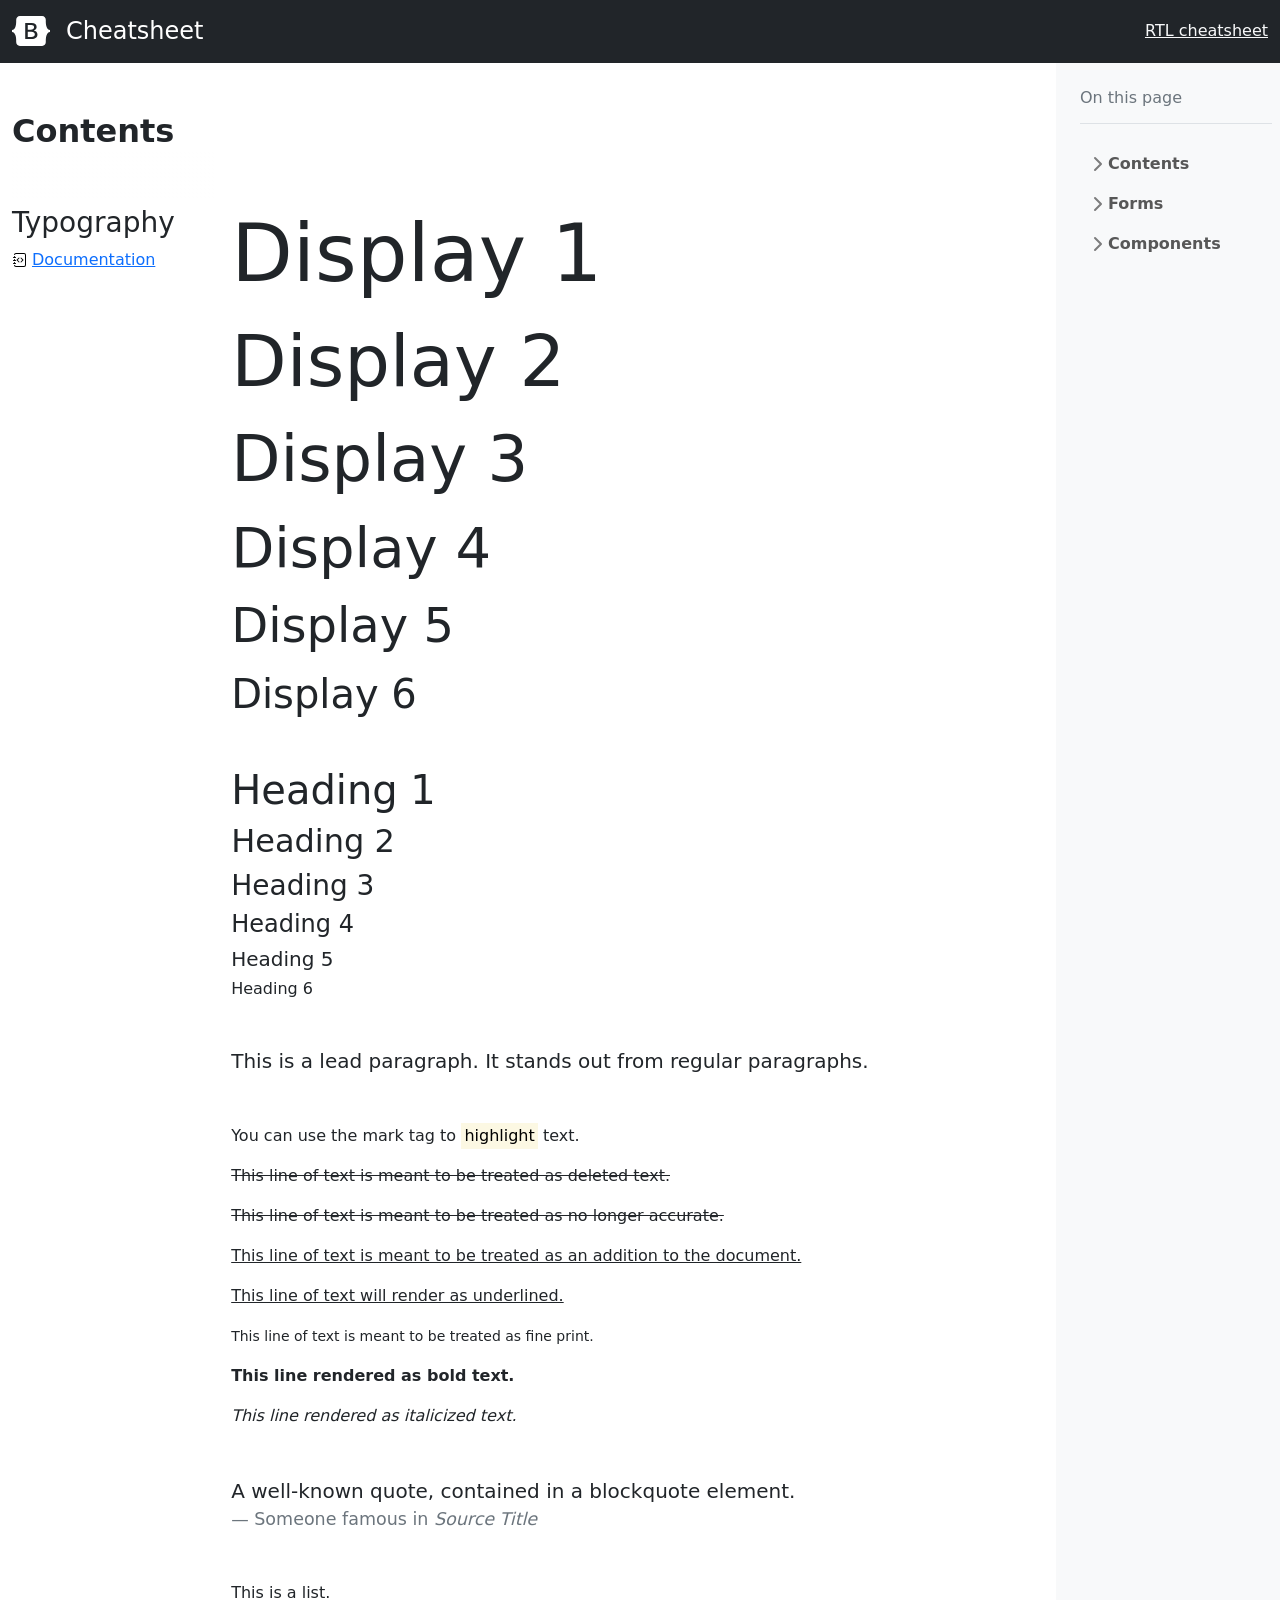
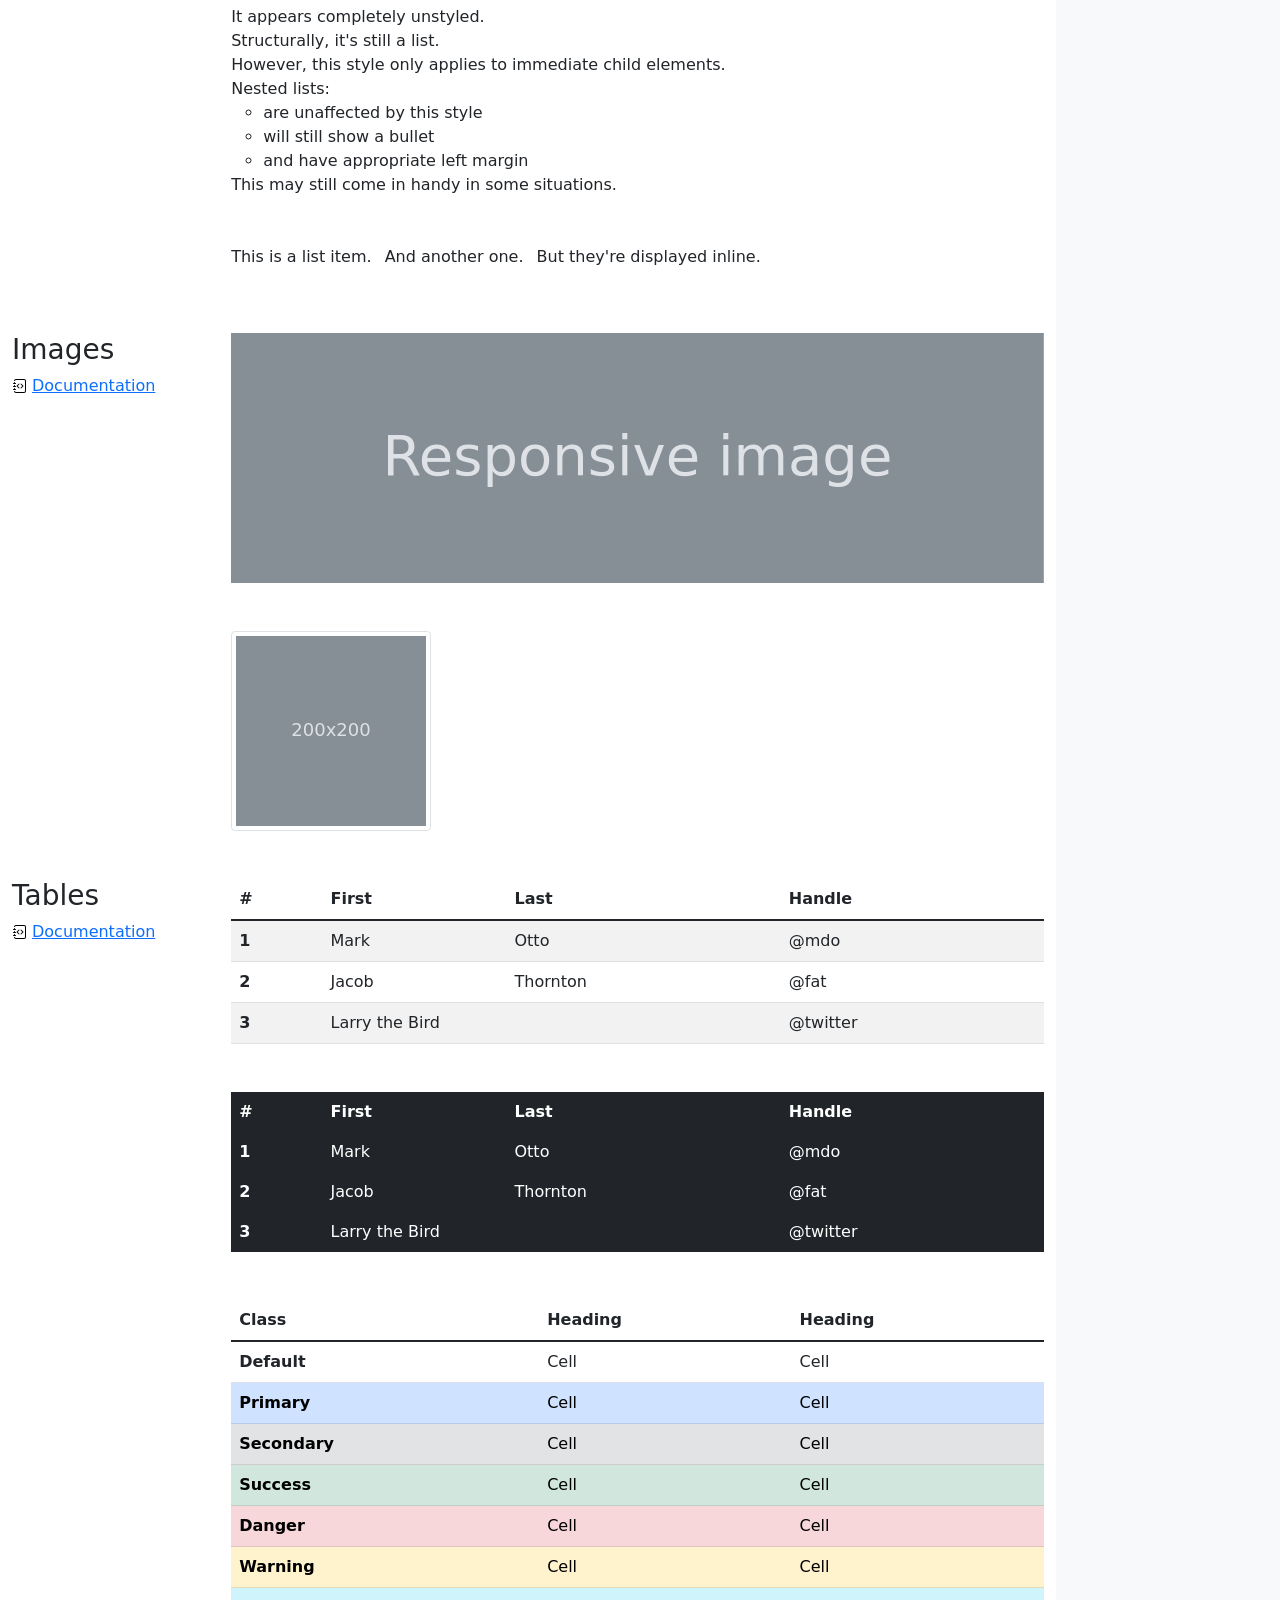
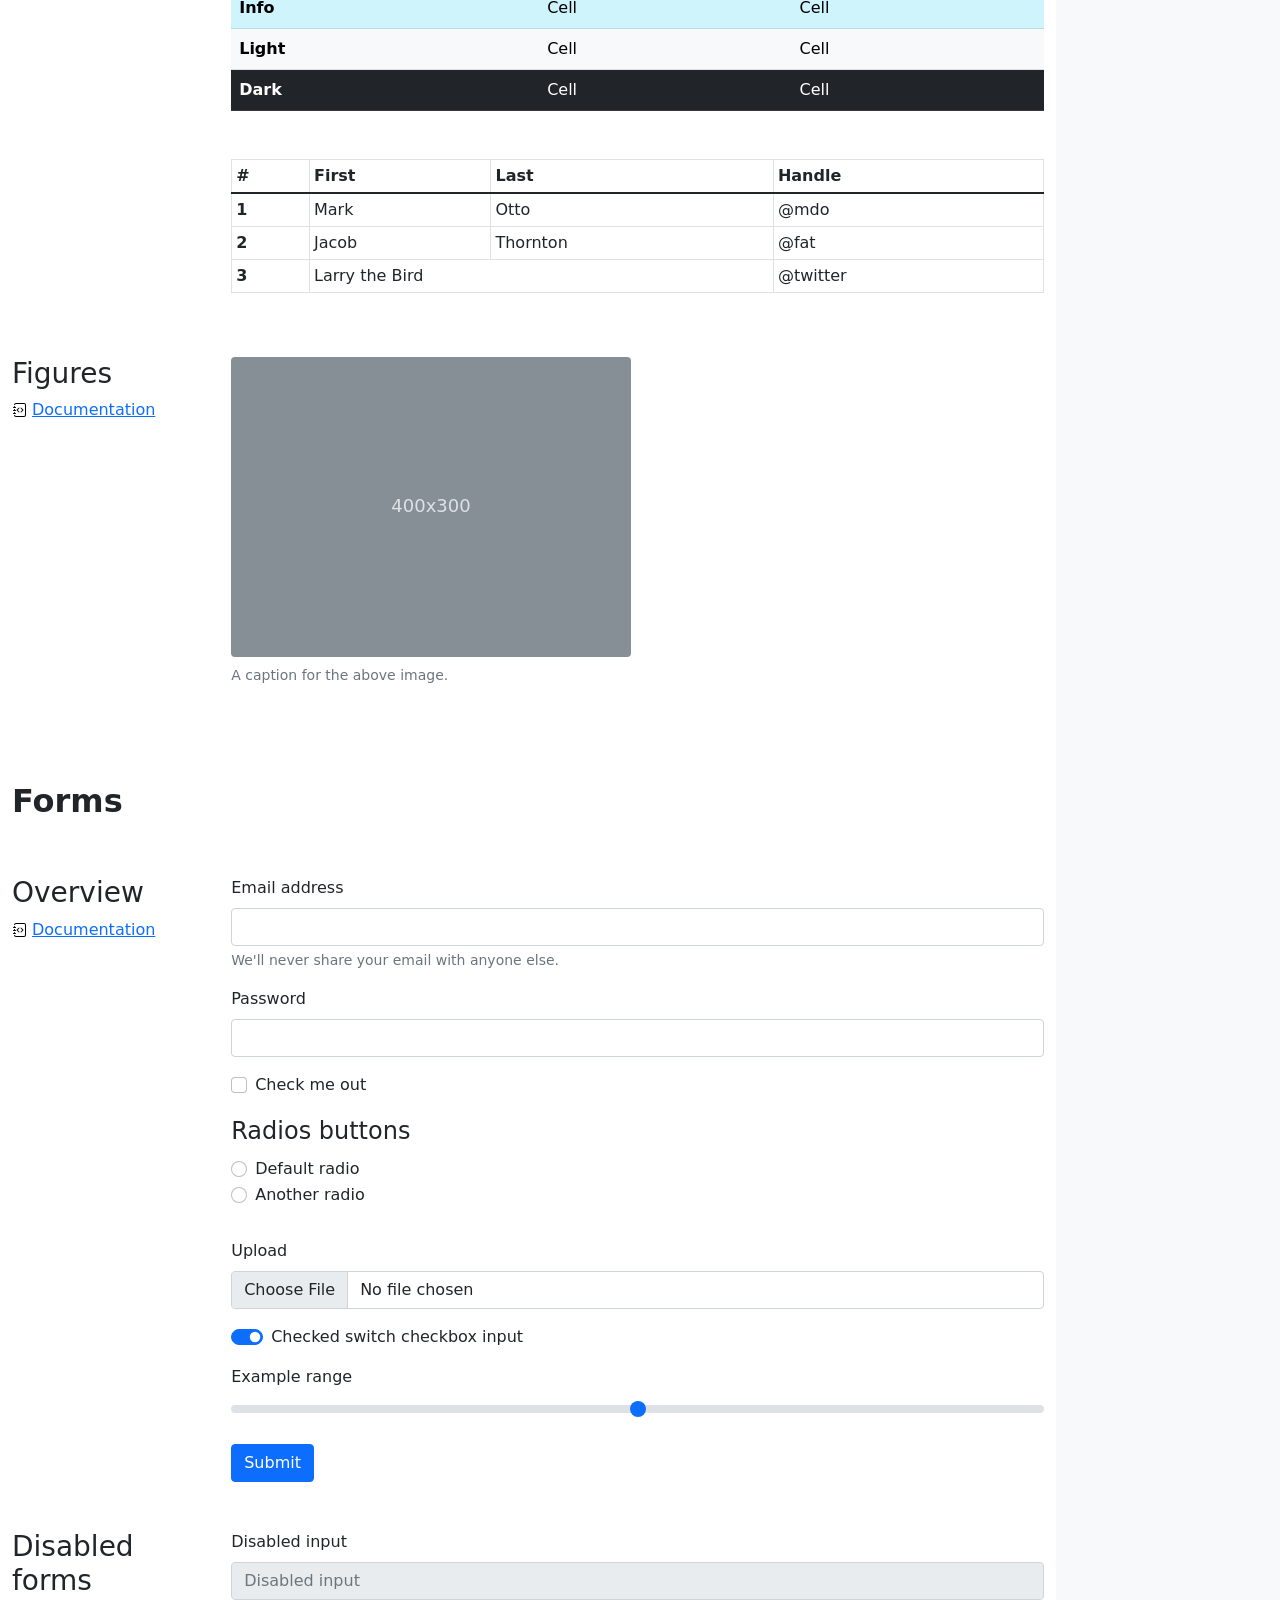
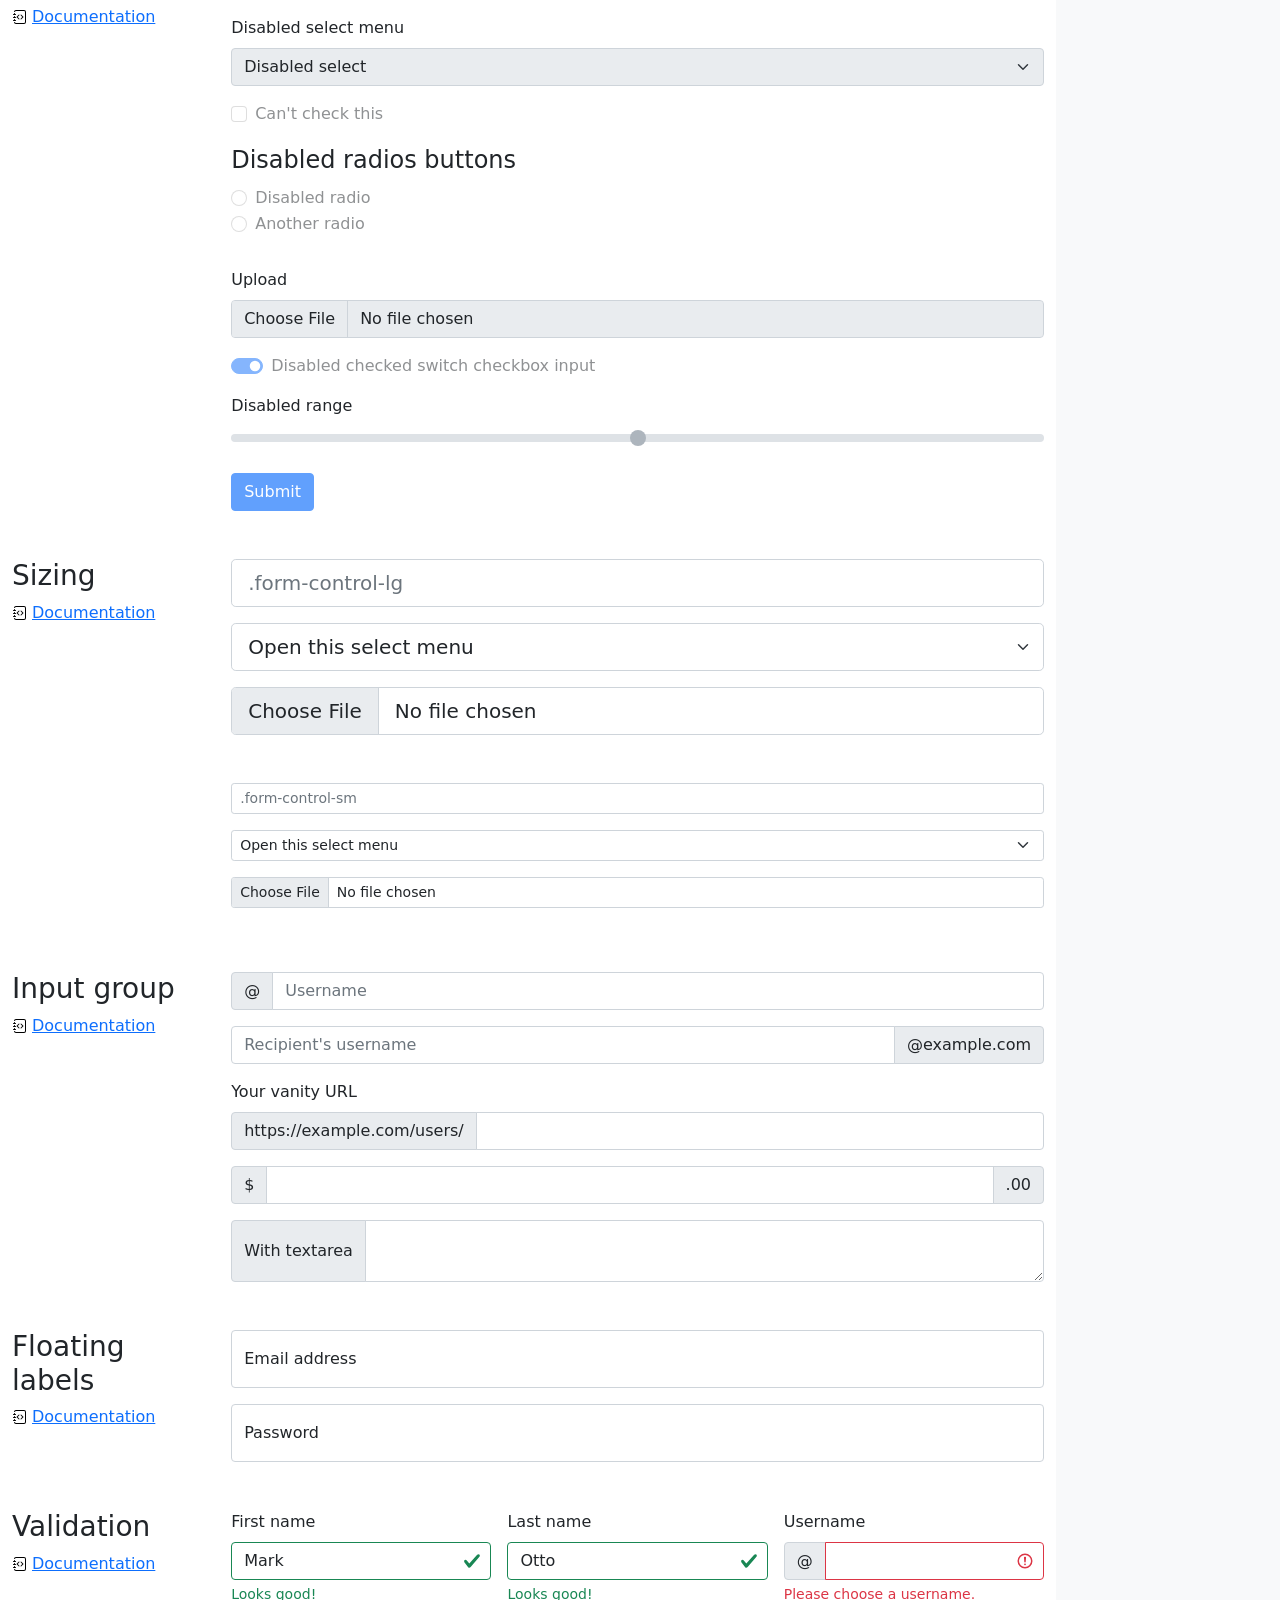
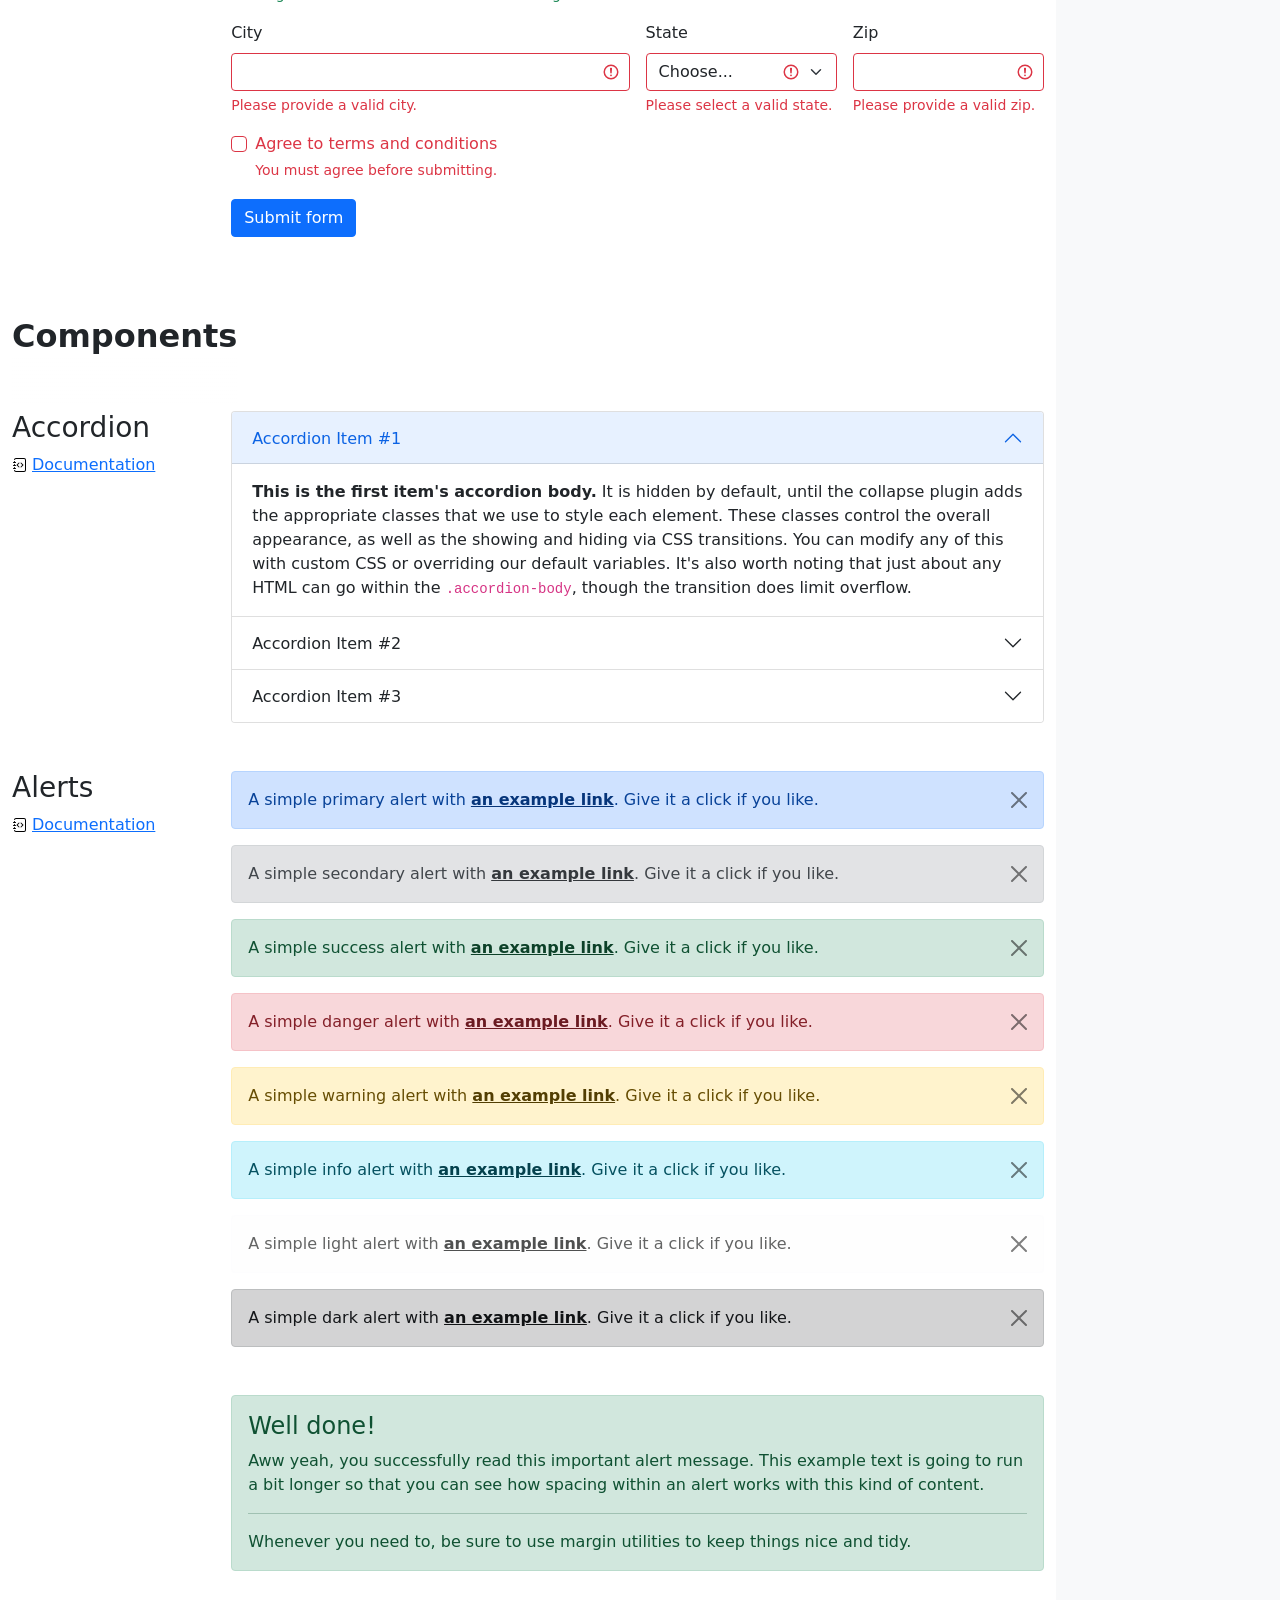
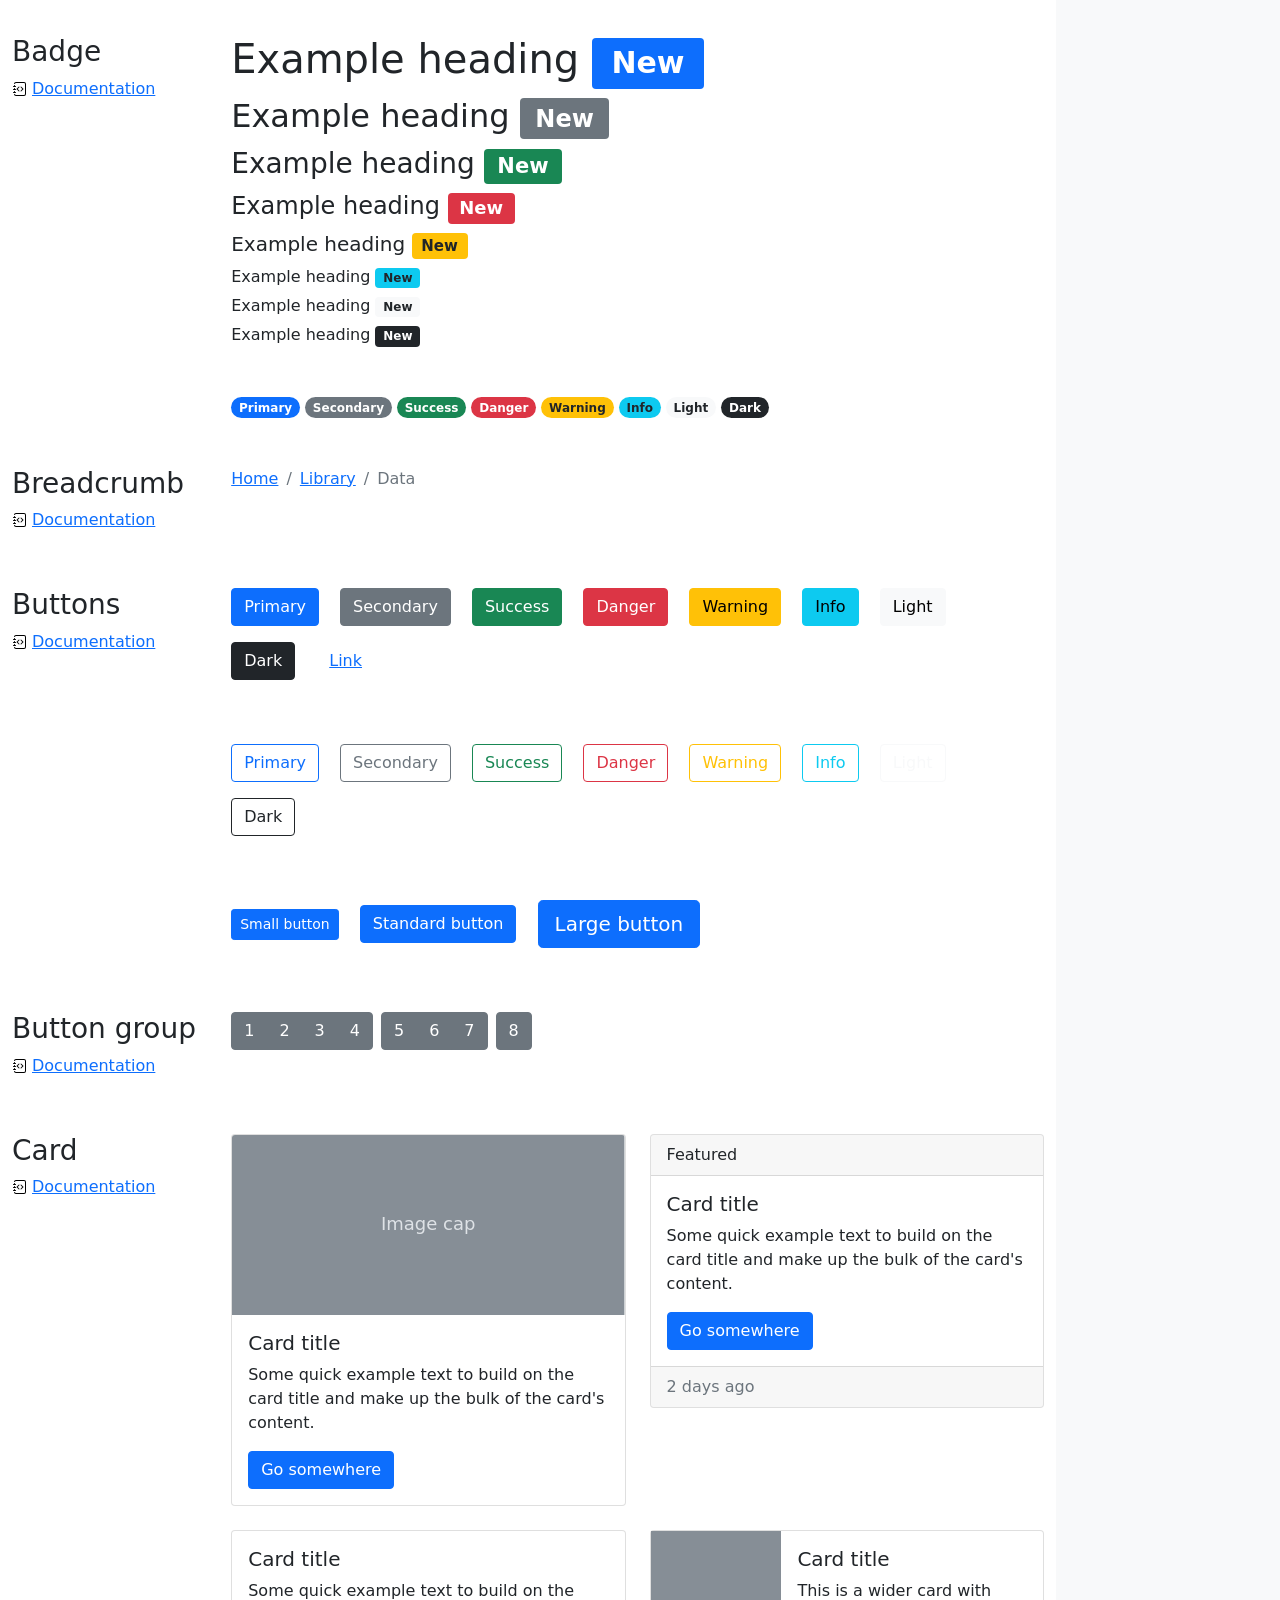
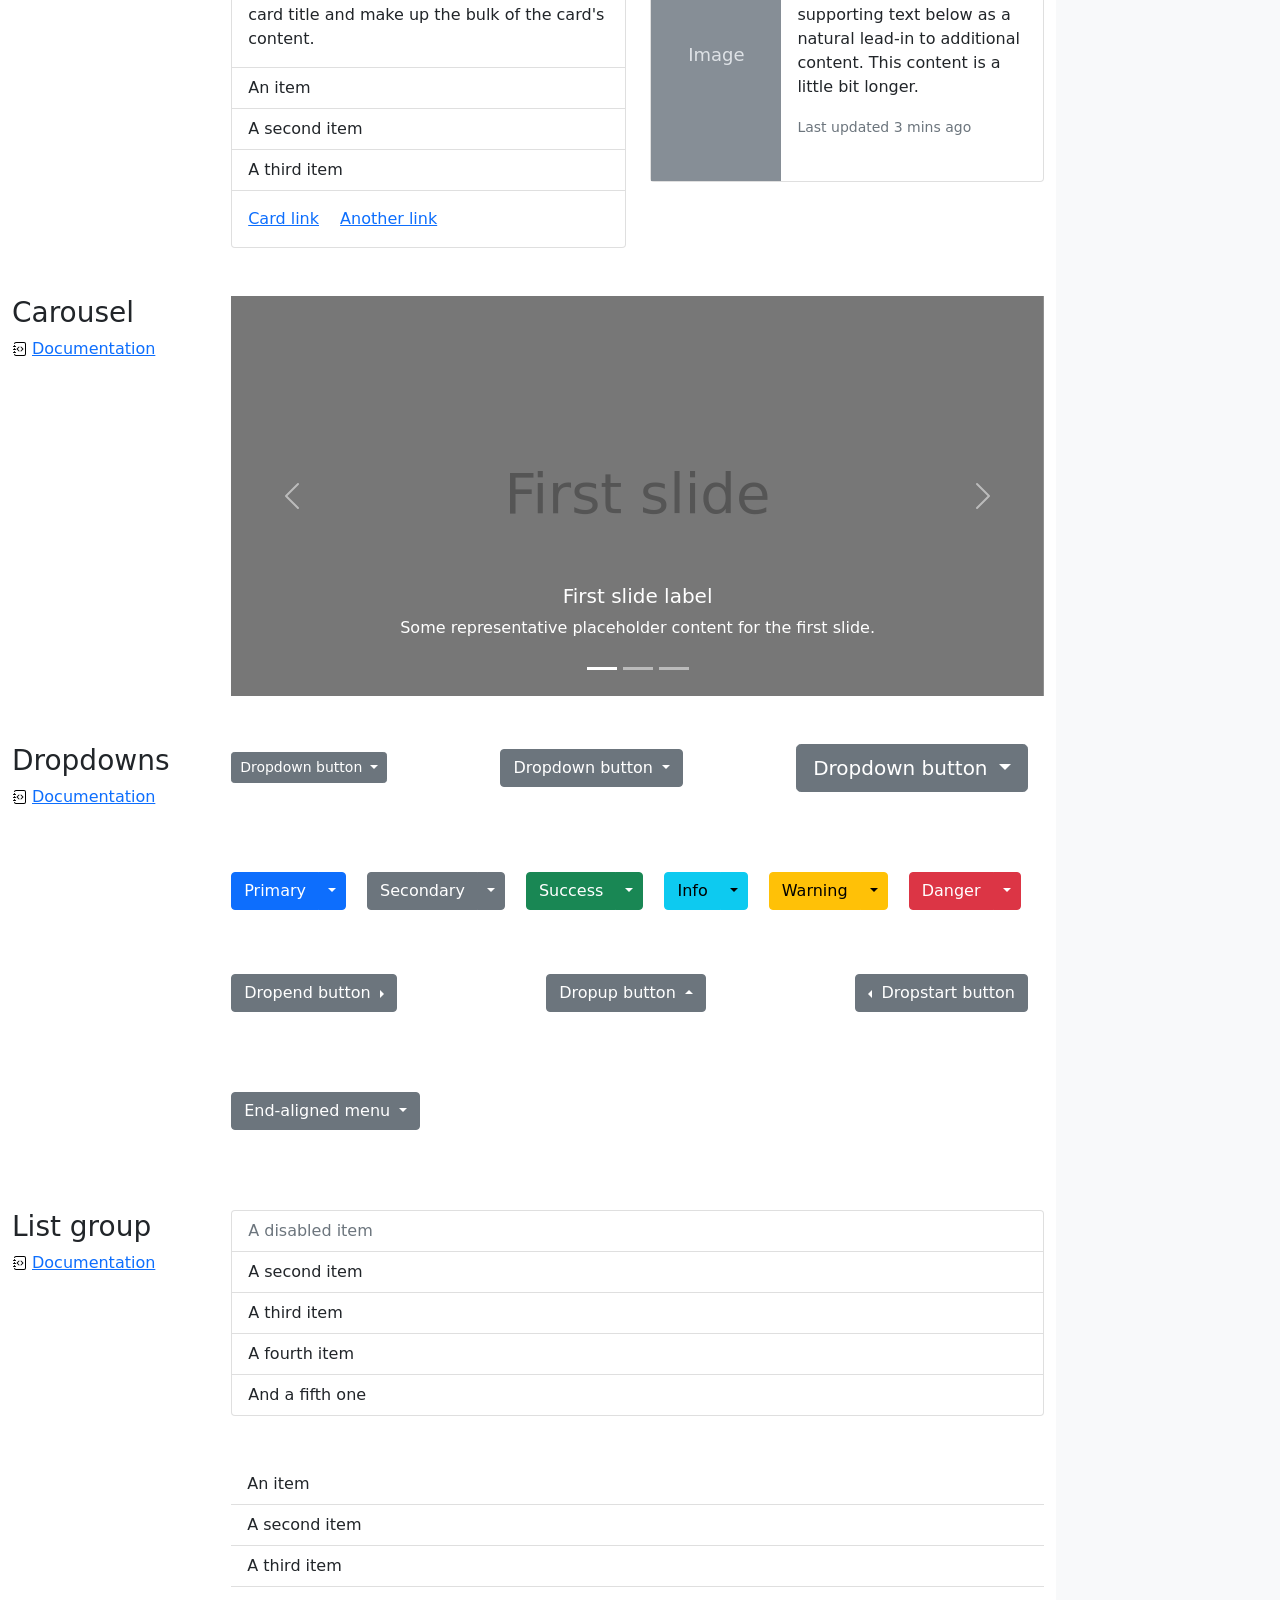
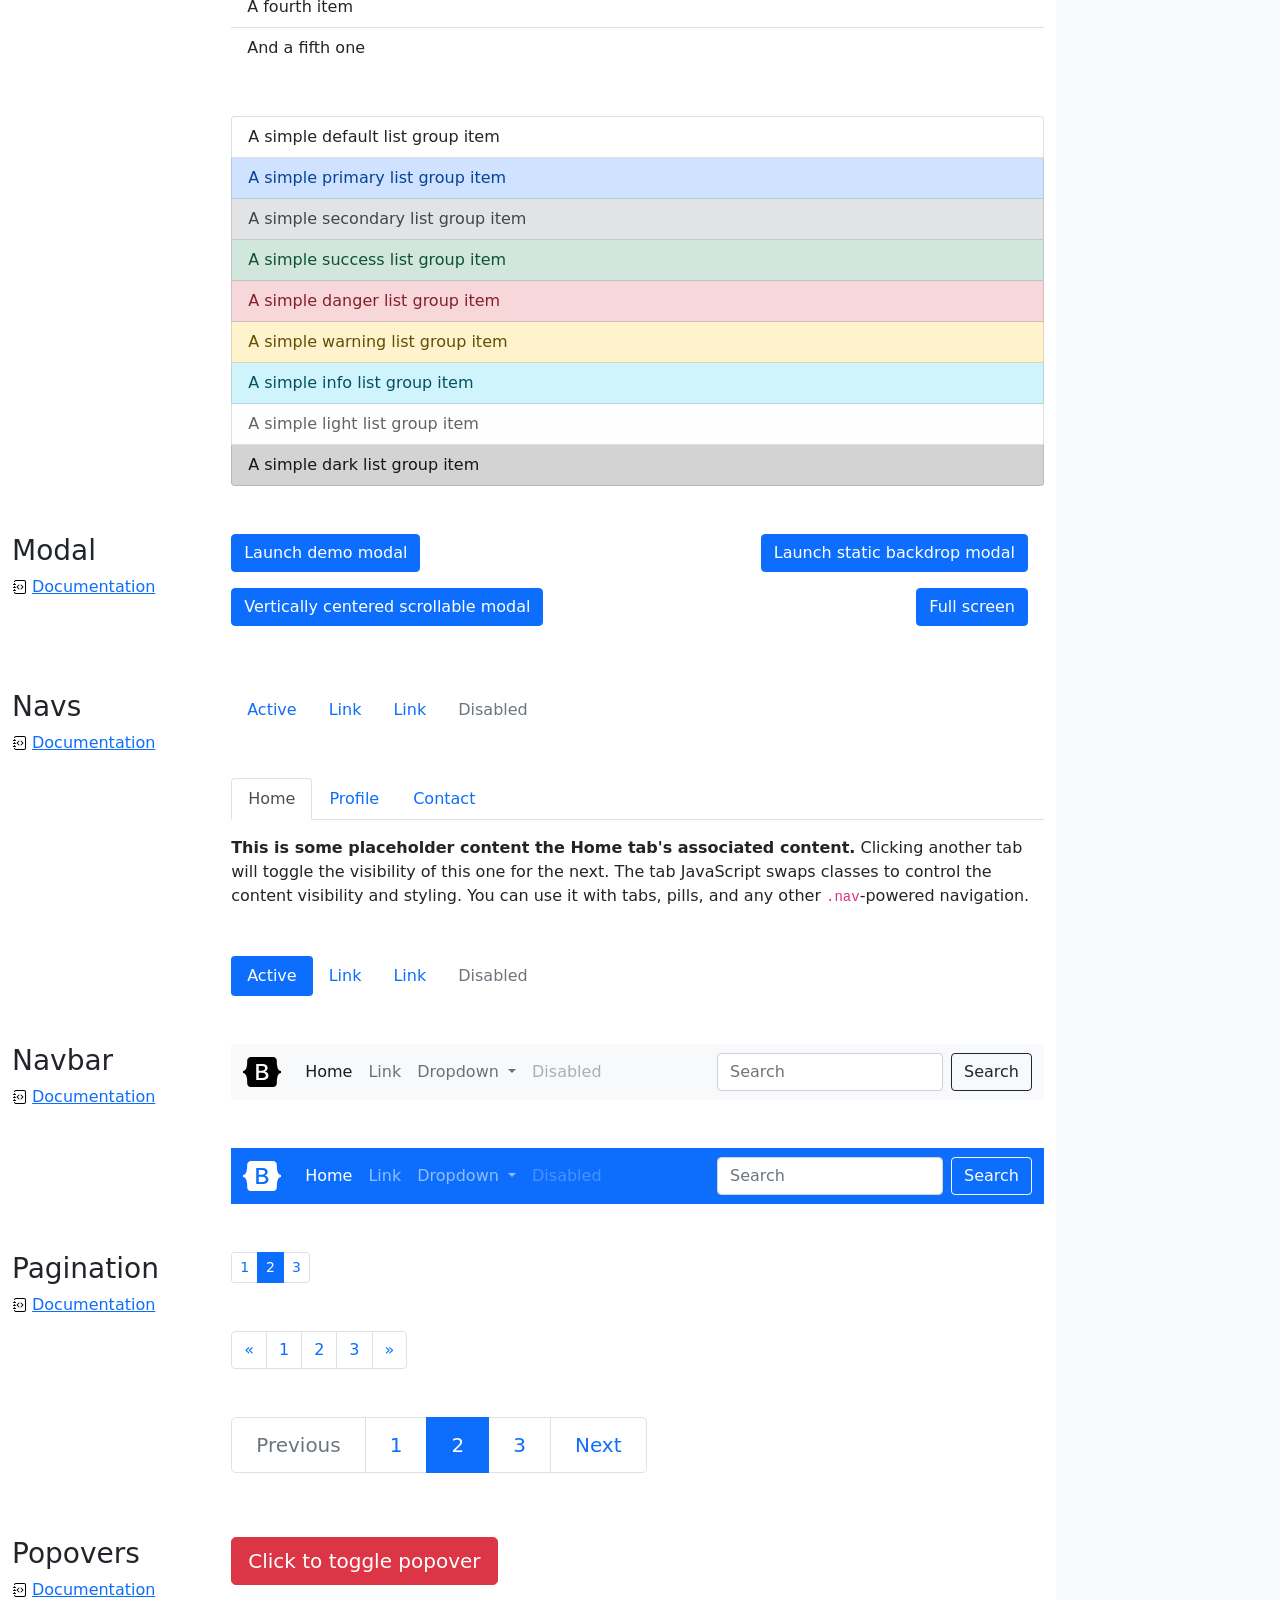
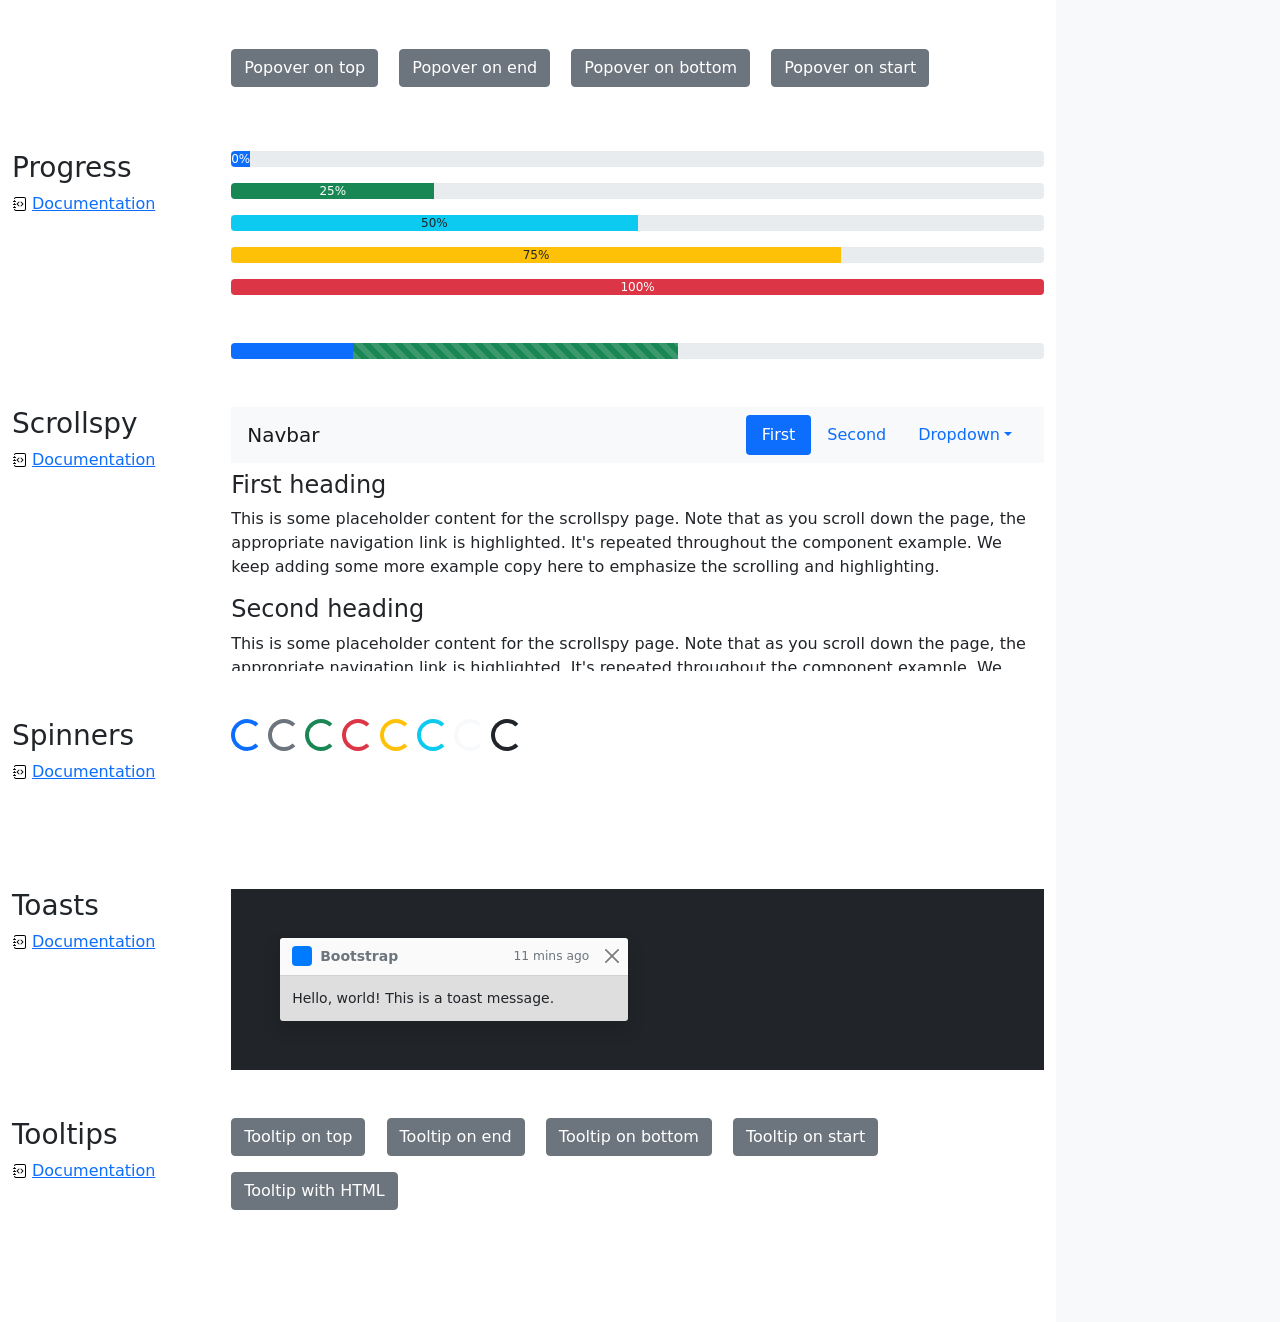
<file: assets/css/bootstrap/cheatsheet/index.html>
<!doctype html>
<html lang="en">
  <head>
    <meta charset="utf-8">
    <meta name="viewport" content="width=device-width, initial-scale=1">
    <meta name="description" content="">
    <meta name="author" content="Mark Otto, Jacob Thornton, and Bootstrap contributors">
    <meta name="generator" content="Hugo 0.88.1">
    <title>Cheatsheet · Bootstrap v5.1</title>

    <link rel="canonical" href="https://getbootstrap.com/docs/5.1/examples/cheatsheet/">

    

    <!-- Bootstrap core CSS -->
<link href="../assets/dist/css/bootstrap.min.css" rel="stylesheet">

    <style>
      .bd-placeholder-img {
        font-size: 1.125rem;
        text-anchor: middle;
        -webkit-user-select: none;
        -moz-user-select: none;
        user-select: none;
      }

      @media (min-width: 768px) {
        .bd-placeholder-img-lg {
          font-size: 3.5rem;
        }
      }
    </style>

    
    <!-- Custom styles for this template -->
    <link href="cheatsheet.css" rel="stylesheet">
  </head>
  <body class="bg-light">
    
<header class="bd-header bg-dark py-3 d-flex align-items-stretch border-bottom border-dark">
  <div class="container-fluid d-flex align-items-center">
    <h1 class="d-flex align-items-center fs-4 text-white mb-0">
      <img src="../assets/brand/bootstrap-logo-white.svg" width="38" height="30" class="me-3" alt="Bootstrap">
      Cheatsheet
    </h1>
    <a href="../examples/cheatsheet-rtl/" class="ms-auto link-light" hreflang="ar">RTL cheatsheet</a>
  </div>
</header>
<aside class="bd-aside sticky-xl-top text-muted align-self-start mb-3 mb-xl-5 px-2">
  <h2 class="h6 pt-4 pb-3 mb-4 border-bottom">On this page</h2>
  <nav class="small" id="toc">
    <ul class="list-unstyled">
      <li class="my-2">
        <button class="btn d-inline-flex align-items-center collapsed" data-bs-toggle="collapse" aria-expanded="false" data-bs-target="#contents-collapse" aria-controls="contents-collapse">Contents</button>
        <ul class="list-unstyled ps-3 collapse" id="contents-collapse">
          <li><a class="d-inline-flex align-items-center rounded" href="#typography">Typography</a></li>
          <li><a class="d-inline-flex align-items-center rounded" href="#images">Images</a></li>
          <li><a class="d-inline-flex align-items-center rounded" href="#tables">Tables</a></li>
          <li><a class="d-inline-flex align-items-center rounded" href="#figures">Figures</a></li>
        </ul>
      </li>
      <li class="my-2">
        <button class="btn d-inline-flex align-items-center collapsed" data-bs-toggle="collapse" aria-expanded="false" data-bs-target="#forms-collapse" aria-controls="forms-collapse">Forms</button>
        <ul class="list-unstyled ps-3 collapse" id="forms-collapse">
          <li><a class="d-inline-flex align-items-center rounded" href="#overview">Overview</a></li>
          <li><a class="d-inline-flex align-items-center rounded" href="#disabled-forms">Disabled forms</a></li>
          <li><a class="d-inline-flex align-items-center rounded" href="#sizing">Sizing</a></li>
          <li><a class="d-inline-flex align-items-center rounded" href="#input-group">Input group</a></li>
          <li><a class="d-inline-flex align-items-center rounded" href="#floating-labels">Floating labels</a></li>
          <li><a class="d-inline-flex align-items-center rounded" href="#validation">Validation</a></li>
        </ul>
      </li>
      <li class="my-2">
        <button class="btn d-inline-flex align-items-center collapsed" data-bs-toggle="collapse" aria-expanded="false" data-bs-target="#components-collapse" aria-controls="components-collapse">Components</button>
        <ul class="list-unstyled ps-3 collapse" id="components-collapse">
          <li><a class="d-inline-flex align-items-center rounded" href="#accordion">Accordion</a></li>
          <li><a class="d-inline-flex align-items-center rounded" href="#alerts">Alerts</a></li>
          <li><a class="d-inline-flex align-items-center rounded" href="#badge">Badge</a></li>
          <li><a class="d-inline-flex align-items-center rounded" href="#breadcrumb">Breadcrumb</a></li>
          <li><a class="d-inline-flex align-items-center rounded" href="#buttons">Buttons</a></li>
          <li><a class="d-inline-flex align-items-center rounded" href="#button-group">Button group</a></li>
          <li><a class="d-inline-flex align-items-center rounded" href="#card">Card</a></li>
          <li><a class="d-inline-flex align-items-center rounded" href="#carousel">Carousel</a></li>
          <li><a class="d-inline-flex align-items-center rounded" href="#dropdowns">Dropdowns</a></li>
          <li><a class="d-inline-flex align-items-center rounded" href="#list-group">List group</a></li>
          <li><a class="d-inline-flex align-items-center rounded" href="#modal">Modal</a></li>
          <li><a class="d-inline-flex align-items-center rounded" href="#navs">Navs</a></li>
          <li><a class="d-inline-flex align-items-center rounded" href="#navbar">Navbar</a></li>
          <li><a class="d-inline-flex align-items-center rounded" href="#pagination">Pagination</a></li>
          <li><a class="d-inline-flex align-items-center rounded" href="#popovers">Popovers</a></li>
          <li><a class="d-inline-flex align-items-center rounded" href="#progress">Progress</a></li>
          <li><a class="d-inline-flex align-items-center rounded" href="#scrollspy">Scrollspy</a></li>
          <li><a class="d-inline-flex align-items-center rounded" href="#spinners">Spinners</a></li>
          <li><a class="d-inline-flex align-items-center rounded" href="#toasts">Toasts</a></li>
          <li><a class="d-inline-flex align-items-center rounded" href="#tooltips">Tooltips</a></li>
        </ul>
      </li>
    </ul>
  </nav>
</aside>
<div class="bd-cheatsheet container-fluid bg-body">
  <section id="content">
    <h2 class="sticky-xl-top fw-bold pt-3 pt-xl-5 pb-2 pb-xl-3">Contents</h2>

    <article class="my-3" id="typography">
      <div class="bd-heading sticky-xl-top align-self-start mt-5 mb-3 mt-xl-0 mb-xl-2">
        <h3>Typography</h3>
        <a class="d-flex align-items-center" href="../content/typography/">Documentation</a>
      </div>

      <div>
        <div class="bd-example">
        <p class="display-1">Display 1</p>
        <p class="display-2">Display 2</p>
        <p class="display-3">Display 3</p>
        <p class="display-4">Display 4</p>
        <p class="display-5">Display 5</p>
        <p class="display-6">Display 6</p>
        </div>

        <div class="bd-example">
        <p class="h1">Heading 1</p>
        <p class="h2">Heading 2</p>
        <p class="h3">Heading 3</p>
        <p class="h4">Heading 4</p>
        <p class="h5">Heading 5</p>
        <p class="h6">Heading 6</p>
        </div>

        <div class="bd-example">
        <p class="lead">
          This is a lead paragraph. It stands out from regular paragraphs.
        </p>
        </div>

        <div class="bd-example">
        <p>You can use the mark tag to <mark>highlight</mark> text.</p>
        <p><del>This line of text is meant to be treated as deleted text.</del></p>
        <p><s>This line of text is meant to be treated as no longer accurate.</s></p>
        <p><ins>This line of text is meant to be treated as an addition to the document.</ins></p>
        <p><u>This line of text will render as underlined.</u></p>
        <p><small>This line of text is meant to be treated as fine print.</small></p>
        <p><strong>This line rendered as bold text.</strong></p>
        <p><em>This line rendered as italicized text.</em></p>
        </div>

        <div class="bd-example">
        <blockquote class="blockquote">
          <p>A well-known quote, contained in a blockquote element.</p>
          <footer class="blockquote-footer">Someone famous in <cite title="Source Title">Source Title</cite></footer>
        </blockquote>
        </div>

        <div class="bd-example">
        <ul class="list-unstyled">
          <li>This is a list.</li>
          <li>It appears completely unstyled.</li>
          <li>Structurally, it's still a list.</li>
          <li>However, this style only applies to immediate child elements.</li>
          <li>Nested lists:
            <ul>
              <li>are unaffected by this style</li>
              <li>will still show a bullet</li>
              <li>and have appropriate left margin</li>
            </ul>
          </li>
          <li>This may still come in handy in some situations.</li>
        </ul>
        </div>

        <div class="bd-example">
        <ul class="list-inline">
          <li class="list-inline-item">This is a list item.</li>
          <li class="list-inline-item">And another one.</li>
          <li class="list-inline-item">But they're displayed inline.</li>
        </ul>
        </div>
      </div>
    </article>
    <article class="my-3" id="images">
      <div class="bd-heading sticky-xl-top align-self-start mt-5 mb-3 mt-xl-0 mb-xl-2">
        <h3>Images</h3>
        <a class="d-flex align-items-center" href="../content/images/">Documentation</a>
      </div>

      <div>
        <div class="bd-example">
        <svg class="bd-placeholder-img bd-placeholder-img-lg img-fluid" width="100%" height="250" xmlns="http://www.w3.org/2000/svg" role="img" aria-label="Placeholder: Responsive image" preserveAspectRatio="xMidYMid slice" focusable="false"><title>Placeholder</title><rect width="100%" height="100%" fill="#868e96"/><text x="50%" y="50%" fill="#dee2e6" dy=".3em">Responsive image</text></svg>

        </div>

        <div class="bd-example">
        <svg class="bd-placeholder-img img-thumbnail" width="200" height="200" xmlns="http://www.w3.org/2000/svg" role="img" aria-label="A generic square placeholder image with a white border around it, making it resemble a photograph taken with an old instant camera: 200x200" preserveAspectRatio="xMidYMid slice" focusable="false"><title>A generic square placeholder image with a white border around it, making it resemble a photograph taken with an old instant camera</title><rect width="100%" height="100%" fill="#868e96"/><text x="50%" y="50%" fill="#dee2e6" dy=".3em">200x200</text></svg>

        </div>
      </div>
    </article>
    <article class="my-3" id="tables">
      <div class="bd-heading sticky-xl-top align-self-start mt-5 mb-3 mt-xl-0 mb-xl-2">
        <h3>Tables</h3>
        <a class="d-flex align-items-center" href="../content/tables/">Documentation</a>
      </div>

      <div>
        <div class="bd-example">
        <table class="table table-striped">
          <thead>
          <tr>
            <th scope="col">#</th>
            <th scope="col">First</th>
            <th scope="col">Last</th>
            <th scope="col">Handle</th>
          </tr>
          </thead>
          <tbody>
          <tr>
            <th scope="row">1</th>
            <td>Mark</td>
            <td>Otto</td>
            <td>@mdo</td>
          </tr>
          <tr>
            <th scope="row">2</th>
            <td>Jacob</td>
            <td>Thornton</td>
            <td>@fat</td>
          </tr>
          <tr>
            <th scope="row">3</th>
            <td colspan="2">Larry the Bird</td>
            <td>@twitter</td>
          </tr>
          </tbody>
        </table>
        </div>

        <div class="bd-example">
        <table class="table table-dark table-borderless">
          <thead>
          <tr>
            <th scope="col">#</th>
            <th scope="col">First</th>
            <th scope="col">Last</th>
            <th scope="col">Handle</th>
          </tr>
          </thead>
          <tbody>
          <tr>
            <th scope="row">1</th>
            <td>Mark</td>
            <td>Otto</td>
            <td>@mdo</td>
          </tr>
          <tr>
            <th scope="row">2</th>
            <td>Jacob</td>
            <td>Thornton</td>
            <td>@fat</td>
          </tr>
          <tr>
            <th scope="row">3</th>
            <td colspan="2">Larry the Bird</td>
            <td>@twitter</td>
          </tr>
          </tbody>
        </table>
        </div>

        <div class="bd-example">
        <table class="table table-hover">
          <thead>
          <tr>
            <th scope="col">Class</th>
            <th scope="col">Heading</th>
            <th scope="col">Heading</th>
          </tr>
          </thead>
          <tbody>
          <tr>
            <th scope="row">Default</th>
            <td>Cell</td>
            <td>Cell</td>
          </tr>
          
          <tr class="table-primary">
            <th scope="row">Primary</th>
            <td>Cell</td>
            <td>Cell</td>
          </tr>
          <tr class="table-secondary">
            <th scope="row">Secondary</th>
            <td>Cell</td>
            <td>Cell</td>
          </tr>
          <tr class="table-success">
            <th scope="row">Success</th>
            <td>Cell</td>
            <td>Cell</td>
          </tr>
          <tr class="table-danger">
            <th scope="row">Danger</th>
            <td>Cell</td>
            <td>Cell</td>
          </tr>
          <tr class="table-warning">
            <th scope="row">Warning</th>
            <td>Cell</td>
            <td>Cell</td>
          </tr>
          <tr class="table-info">
            <th scope="row">Info</th>
            <td>Cell</td>
            <td>Cell</td>
          </tr>
          <tr class="table-light">
            <th scope="row">Light</th>
            <td>Cell</td>
            <td>Cell</td>
          </tr>
          <tr class="table-dark">
            <th scope="row">Dark</th>
            <td>Cell</td>
            <td>Cell</td>
          </tr>
          </tbody>
        </table>
        </div>

        <div class="bd-example">
        <table class="table table-sm table-bordered">
          <thead>
          <tr>
            <th scope="col">#</th>
            <th scope="col">First</th>
            <th scope="col">Last</th>
            <th scope="col">Handle</th>
          </tr>
          </thead>
          <tbody>
          <tr>
            <th scope="row">1</th>
            <td>Mark</td>
            <td>Otto</td>
            <td>@mdo</td>
          </tr>
          <tr>
            <th scope="row">2</th>
            <td>Jacob</td>
            <td>Thornton</td>
            <td>@fat</td>
          </tr>
          <tr>
            <th scope="row">3</th>
            <td colspan="2">Larry the Bird</td>
            <td>@twitter</td>
          </tr>
          </tbody>
        </table>
        </div>
      </div>
    </article>
    <article class="my-3" id="figures">
      <div class="bd-heading sticky-xl-top align-self-start mt-5 mb-3 mt-xl-0 mb-xl-2">
        <h3>Figures</h3>
        <a class="d-flex align-items-center" href="../content/figures/">Documentation</a>
      </div>

      <div>
        <div class="bd-example">
        <figure class="figure">
          <svg class="bd-placeholder-img figure-img img-fluid rounded" width="400" height="300" xmlns="http://www.w3.org/2000/svg" role="img" aria-label="Placeholder: 400x300" preserveAspectRatio="xMidYMid slice" focusable="false"><title>Placeholder</title><rect width="100%" height="100%" fill="#868e96"/><text x="50%" y="50%" fill="#dee2e6" dy=".3em">400x300</text></svg>

          <figcaption class="figure-caption">A caption for the above image.</figcaption>
        </figure>
        </div>
      </div>
    </article>
  </section>

  <section id="forms">
    <h2 class="sticky-xl-top fw-bold pt-3 pt-xl-5 pb-2 pb-xl-3">Forms</h2>

    <article class="my-3" id="overview">
      <div class="bd-heading sticky-xl-top align-self-start mt-5 mb-3 mt-xl-0 mb-xl-2">
        <h3>Overview</h3>
        <a class="d-flex align-items-center" href="../forms/overview/">Documentation</a>
      </div>

      <div>
        <div class="bd-example">
        <form>
          <div class="mb-3">
            <label for="exampleInputEmail1" class="form-label">Email address</label>
            <input type="email" class="form-control" id="exampleInputEmail1" aria-describedby="emailHelp">
            <div id="emailHelp" class="form-text">We'll never share your email with anyone else.</div>
          </div>
          <div class="mb-3">
            <label for="exampleInputPassword1" class="form-label">Password</label>
            <input type="password" class="form-control" id="exampleInputPassword1">
          </div>
          <div class="mb-3 form-check">
            <input type="checkbox" class="form-check-input" id="exampleCheck1">
            <label class="form-check-label" for="exampleCheck1">Check me out</label>
          </div>
          <fieldset class="mb-3">
            <legend>Radios buttons</legend>
            <div class="form-check">
              <input type="radio" name="radios" class="form-check-input" id="exampleRadio1">
              <label class="form-check-label" for="exampleRadio1">Default radio</label>
            </div>
            <div class="mb-3 form-check">
              <input type="radio" name="radios" class="form-check-input" id="exampleRadio2">
              <label class="form-check-label" for="exampleRadio2">Another radio</label>
            </div>
          </fieldset>
          <div class="mb-3">
            <label class="form-label" for="customFile">Upload</label>
            <input type="file" class="form-control" id="customFile">
          </div>
          <div class="mb-3 form-check form-switch">
            <input class="form-check-input" type="checkbox" role="switch" id="flexSwitchCheckChecked" checked>
            <label class="form-check-label" for="flexSwitchCheckChecked">Checked switch checkbox input</label>
          </div>
          <div class="mb-3">
            <label for="customRange3" class="form-label">Example range</label>
            <input type="range" class="form-range" min="0" max="5" step="0.5" id="customRange3">
          </div>
          <button type="submit" class="btn btn-primary">Submit</button>
        </form>
        </div>
      </div>
    </article>
    <article class="my-3" id="disabled-forms">
      <div class="bd-heading sticky-xl-top align-self-start mt-5 mb-3 mt-xl-0 mb-xl-2">
        <h3>Disabled forms</h3>
        <a class="d-flex align-items-center" href="../forms/overview/#disabled-forms">Documentation</a>
      </div>

      <div>
        <div class="bd-example">
        <form>
          <fieldset disabled aria-label="Disabled fieldset example">
            <div class="mb-3">
              <label for="disabledTextInput" class="form-label">Disabled input</label>
              <input type="text" id="disabledTextInput" class="form-control" placeholder="Disabled input">
            </div>
            <div class="mb-3">
              <label for="disabledSelect" class="form-label">Disabled select menu</label>
              <select id="disabledSelect" class="form-select">
                <option>Disabled select</option>
              </select>
            </div>
            <div class="mb-3">
              <div class="form-check">
                <input class="form-check-input" type="checkbox" id="disabledFieldsetCheck" disabled>
                <label class="form-check-label" for="disabledFieldsetCheck">
                  Can't check this
                </label>
              </div>
            </div>
            <fieldset class="mb-3">
              <legend>Disabled radios buttons</legend>
              <div class="form-check">
                <input type="radio" name="radios" class="form-check-input" id="disabledRadio1" disabled>
                <label class="form-check-label" for="disabledRadio1">Disabled radio</label>
              </div>
              <div class="mb-3 form-check">
                <input type="radio" name="radios" class="form-check-input" id="disabledRadio2" disabled>
                <label class="form-check-label" for="disabledRadio2">Another radio</label>
              </div>
            </fieldset>
            <div class="mb-3">
              <label class="form-label" for="disabledCustomFile">Upload</label>
              <input type="file" class="form-control" id="disabledCustomFile" disabled>
            </div>
            <div class="mb-3 form-check form-switch">
              <input class="form-check-input" type="checkbox" role="switch" id="disabledSwitchCheckChecked" checked disabled>
              <label class="form-check-label" for="disabledSwitchCheckChecked">Disabled checked switch checkbox input</label>
            </div>
            <div class="mb-3">
              <label for="disabledRange" class="form-label">Disabled range</label>
              <input type="range" class="form-range" min="0" max="5" step="0.5" id="disabledRange">
            </div>
            <button type="submit" class="btn btn-primary">Submit</button>
          </fieldset>
        </form>
        </div>
      </div>
    </article>
    <article class="my-3" id="sizing">
      <div class="bd-heading sticky-xl-top align-self-start mt-5 mb-3 mt-xl-0 mb-xl-2">
        <h3>Sizing</h3>
        <a class="d-flex align-items-center" href="../forms/form-control/#sizing">Documentation</a>
      </div>

      <div>
        <div class="bd-example">
        <div class="mb-3">
          <input class="form-control form-control-lg" type="text" placeholder=".form-control-lg" aria-label=".form-control-lg example">
        </div>
        <div class="mb-3">
          <select class="form-select form-select-lg mb-3" aria-label=".form-select-lg example">
            <option selected>Open this select menu</option>
            <option value="1">One</option>
            <option value="2">Two</option>
            <option value="3">Three</option>
          </select>
        </div>
        <div class="mb-3">
          <input type="file" class="form-control form-control-lg" aria-label="Large file input example">
        </div>
        </div>

        <div class="bd-example">
        <div class="mb-3">
          <input class="form-control form-control-sm" type="text" placeholder=".form-control-sm" aria-label=".form-control-sm example">
        </div>
        <div class="mb-3">
          <select class="form-select form-select-sm" aria-label=".form-select-sm example">
            <option selected>Open this select menu</option>
            <option value="1">One</option>
            <option value="2">Two</option>
            <option value="3">Three</option>
          </select>
        </div>
        <div class="mb-3">
          <input type="file" class="form-control form-control-sm" aria-label="Small file input example">
        </div>
        </div>
      </div>
    </article>
    <article class="my-3" id="input-group">
      <div class="bd-heading sticky-xl-top align-self-start mt-5 mb-3 mt-xl-0 mb-xl-2">
        <h3>Input group</h3>
        <a class="d-flex align-items-center" href="../forms/input-group/">Documentation</a>
      </div>

      <div>
        <div class="bd-example">
        <div class="input-group mb-3">
          <span class="input-group-text" id="basic-addon1">@</span>
          <input type="text" class="form-control" placeholder="Username" aria-label="Username" aria-describedby="basic-addon1">
        </div>
        <div class="input-group mb-3">
          <input type="text" class="form-control" placeholder="Recipient's username" aria-label="Recipient's username" aria-describedby="basic-addon2">
          <span class="input-group-text" id="basic-addon2">@example.com</span>
        </div>
        <label for="basic-url" class="form-label">Your vanity URL</label>
        <div class="input-group mb-3">
          <span class="input-group-text" id="basic-addon3">https://example.com/users/</span>
          <input type="text" class="form-control" id="basic-url" aria-describedby="basic-addon3">
        </div>
        <div class="input-group mb-3">
          <span class="input-group-text">$</span>
          <input type="text" class="form-control" aria-label="Amount (to the nearest dollar)">
          <span class="input-group-text">.00</span>
        </div>
        <div class="input-group">
          <span class="input-group-text">With textarea</span>
          <textarea class="form-control" aria-label="With textarea"></textarea>
        </div>
        </div>
      </div>
    </article>
    <article class="my-3" id="floating-labels">
      <div class="bd-heading sticky-xl-top align-self-start mt-5 mb-3 mt-xl-0 mb-xl-2">
        <h3>Floating labels</h3>
        <a class="d-flex align-items-center" href="../forms/floating-labels/">Documentation</a>
      </div>

      <div>
        <div class="bd-example">
        <form>
          <div class="form-floating mb-3">
            <input type="email" class="form-control" id="floatingInput" placeholder="name@example.com">
            <label for="floatingInput">Email address</label>
          </div>
          <div class="form-floating">
            <input type="password" class="form-control" id="floatingPassword" placeholder="Password">
            <label for="floatingPassword">Password</label>
          </div>
        </form>
        </div>
      </div>
    </article>
    <article class="my-3" id="validation">
      <div class="bd-heading sticky-xl-top align-self-start mt-5 mb-3 mt-xl-0 mb-xl-2">
        <h3>Validation</h3>
        <a class="d-flex align-items-center" href="../forms/validation/">Documentation</a>
      </div>

      <div>
        <div class="bd-example">
        <form class="row g-3">
          <div class="col-md-4">
            <label for="validationServer01" class="form-label">First name</label>
            <input type="text" class="form-control is-valid" id="validationServer01" value="Mark" required>
            <div class="valid-feedback">
              Looks good!
            </div>
          </div>
          <div class="col-md-4">
            <label for="validationServer02" class="form-label">Last name</label>
            <input type="text" class="form-control is-valid" id="validationServer02" value="Otto" required>
            <div class="valid-feedback">
              Looks good!
            </div>
          </div>
          <div class="col-md-4">
            <label for="validationServerUsername" class="form-label">Username</label>
            <div class="input-group has-validation">
              <span class="input-group-text" id="inputGroupPrepend3">@</span>
              <input type="text" class="form-control is-invalid" id="validationServerUsername" aria-describedby="inputGroupPrepend3" required>
              <div class="invalid-feedback">
                Please choose a username.
              </div>
            </div>
          </div>
          <div class="col-md-6">
            <label for="validationServer03" class="form-label">City</label>
            <input type="text" class="form-control is-invalid" id="validationServer03" required>
            <div class="invalid-feedback">
              Please provide a valid city.
            </div>
          </div>
          <div class="col-md-3">
            <label for="validationServer04" class="form-label">State</label>
            <select class="form-select is-invalid" id="validationServer04" required>
              <option selected disabled value="">Choose...</option>
              <option>...</option>
            </select>
            <div class="invalid-feedback">
              Please select a valid state.
            </div>
          </div>
          <div class="col-md-3">
            <label for="validationServer05" class="form-label">Zip</label>
            <input type="text" class="form-control is-invalid" id="validationServer05" required>
            <div class="invalid-feedback">
              Please provide a valid zip.
            </div>
          </div>
          <div class="col-12">
            <div class="form-check">
              <input class="form-check-input is-invalid" type="checkbox" value="" id="invalidCheck3" required>
              <label class="form-check-label" for="invalidCheck3">
                Agree to terms and conditions
              </label>
              <div class="invalid-feedback">
                You must agree before submitting.
              </div>
            </div>
          </div>
          <div class="col-12">
            <button class="btn btn-primary" type="submit">Submit form</button>
          </div>
        </form>
        </div>
      </div>
    </article>
  </section>

  <section id="components">
    <h2 class="sticky-xl-top fw-bold pt-3 pt-xl-5 pb-2 pb-xl-3">Components</h2>

    <article class="my-3" id="accordion">
      <div class="bd-heading sticky-xl-top align-self-start mt-5 mb-3 mt-xl-0 mb-xl-2">
        <h3>Accordion</h3>
        <a class="d-flex align-items-center" href="../components/accordion/">Documentation</a>
      </div>

      <div>
        <div class="bd-example">
        <div class="accordion" id="accordionExample">
          <div class="accordion-item">
            <h4 class="accordion-header" id="headingOne">
              <button class="accordion-button" type="button" data-bs-toggle="collapse" data-bs-target="#collapseOne" aria-expanded="true" aria-controls="collapseOne">
                Accordion Item #1
              </button>
            </h4>
            <div id="collapseOne" class="accordion-collapse collapse show" aria-labelledby="headingOne" data-bs-parent="#accordionExample">
              <div class="accordion-body">
                <strong>This is the first item's accordion body.</strong> It is hidden by default, until the collapse plugin adds the appropriate classes that we use to style each element. These classes control the overall appearance, as well as the showing and hiding via CSS transitions. You can modify any of this with custom CSS or overriding our default variables. It's also worth noting that just about any HTML can go within the <code>.accordion-body</code>, though the transition does limit overflow.
              </div>
            </div>
          </div>
          <div class="accordion-item">
            <h4 class="accordion-header" id="headingTwo">
              <button class="accordion-button collapsed" type="button" data-bs-toggle="collapse" data-bs-target="#collapseTwo" aria-expanded="false" aria-controls="collapseTwo">
                Accordion Item #2
              </button>
            </h4>
            <div id="collapseTwo" class="accordion-collapse collapse" aria-labelledby="headingTwo" data-bs-parent="#accordionExample">
              <div class="accordion-body">
                <strong>This is the second item's accordion body.</strong> It is hidden by default, until the collapse plugin adds the appropriate classes that we use to style each element. These classes control the overall appearance, as well as the showing and hiding via CSS transitions. You can modify any of this with custom CSS or overriding our default variables. It's also worth noting that just about any HTML can go within the <code>.accordion-body</code>, though the transition does limit overflow.
              </div>
            </div>
          </div>
          <div class="accordion-item">
            <h4 class="accordion-header" id="headingThree">
              <button class="accordion-button collapsed" type="button" data-bs-toggle="collapse" data-bs-target="#collapseThree" aria-expanded="false" aria-controls="collapseThree">
                Accordion Item #3
              </button>
            </h4>
            <div id="collapseThree" class="accordion-collapse collapse" aria-labelledby="headingThree" data-bs-parent="#accordionExample">
              <div class="accordion-body">
                <strong>This is the third item's accordion body.</strong> It is hidden by default, until the collapse plugin adds the appropriate classes that we use to style each element. These classes control the overall appearance, as well as the showing and hiding via CSS transitions. You can modify any of this with custom CSS or overriding our default variables. It's also worth noting that just about any HTML can go within the <code>.accordion-body</code>, though the transition does limit overflow.
              </div>
            </div>
          </div>
        </div>
        </div>
      </div>
    </article>
    <article class="my-3" id="alerts">
      <div class="bd-heading sticky-xl-top align-self-start mt-5 mb-3 mt-xl-0 mb-xl-2">
        <h3>Alerts</h3>
        <a class="d-flex align-items-center" href="../components/alerts/">Documentation</a>
      </div>

      <div>
        <div class="bd-example">
        
        <div class="alert alert-primary alert-dismissible fade show" role="alert">
          A simple primary alert with <a href="#" class="alert-link">an example link</a>. Give it a click if you like.
          <button type="button" class="btn-close" data-bs-dismiss="alert" aria-label="Close"></button>
        </div>
        <div class="alert alert-secondary alert-dismissible fade show" role="alert">
          A simple secondary alert with <a href="#" class="alert-link">an example link</a>. Give it a click if you like.
          <button type="button" class="btn-close" data-bs-dismiss="alert" aria-label="Close"></button>
        </div>
        <div class="alert alert-success alert-dismissible fade show" role="alert">
          A simple success alert with <a href="#" class="alert-link">an example link</a>. Give it a click if you like.
          <button type="button" class="btn-close" data-bs-dismiss="alert" aria-label="Close"></button>
        </div>
        <div class="alert alert-danger alert-dismissible fade show" role="alert">
          A simple danger alert with <a href="#" class="alert-link">an example link</a>. Give it a click if you like.
          <button type="button" class="btn-close" data-bs-dismiss="alert" aria-label="Close"></button>
        </div>
        <div class="alert alert-warning alert-dismissible fade show" role="alert">
          A simple warning alert with <a href="#" class="alert-link">an example link</a>. Give it a click if you like.
          <button type="button" class="btn-close" data-bs-dismiss="alert" aria-label="Close"></button>
        </div>
        <div class="alert alert-info alert-dismissible fade show" role="alert">
          A simple info alert with <a href="#" class="alert-link">an example link</a>. Give it a click if you like.
          <button type="button" class="btn-close" data-bs-dismiss="alert" aria-label="Close"></button>
        </div>
        <div class="alert alert-light alert-dismissible fade show" role="alert">
          A simple light alert with <a href="#" class="alert-link">an example link</a>. Give it a click if you like.
          <button type="button" class="btn-close" data-bs-dismiss="alert" aria-label="Close"></button>
        </div>
        <div class="alert alert-dark alert-dismissible fade show" role="alert">
          A simple dark alert with <a href="#" class="alert-link">an example link</a>. Give it a click if you like.
          <button type="button" class="btn-close" data-bs-dismiss="alert" aria-label="Close"></button>
        </div>
        </div>

        <div class="bd-example">
        <div class="alert alert-success" role="alert">
          <h4 class="alert-heading">Well done!</h4>
          <p>Aww yeah, you successfully read this important alert message. This example text is going to run a bit longer so that you can see how spacing within an alert works with this kind of content.</p>
          <hr>
          <p class="mb-0">Whenever you need to, be sure to use margin utilities to keep things nice and tidy.</p>
        </div>
        </div>
      </div>
    </article>
    <article class="my-3" id="badge">
      <div class="bd-heading sticky-xl-top align-self-start mt-5 mb-3 mt-xl-0 mb-xl-2">
        <h3>Badge</h3>
        <a class="d-flex align-items-center" href="../components/badge/">Documentation</a>
      </div>

      <div>
        <div class="bd-example">
        <p class="h1">Example heading <span class="badge bg-primary">New</span></p>
        <p class="h2">Example heading <span class="badge bg-secondary">New</span></p>
        <p class="h3">Example heading <span class="badge bg-success">New</span></p>
        <p class="h4">Example heading <span class="badge bg-danger">New</span></p>
        <p class="h5">Example heading <span class="badge bg-warning text-dark">New</span></p>
        <p class="h6">Example heading <span class="badge bg-info text-dark">New</span></p>
        <p class="h6">Example heading <span class="badge bg-light text-dark">New</span></p>
        <p class="h6">Example heading <span class="badge bg-dark">New</span></p>
        </div>

        <div class="bd-example">
        
        <span class="badge rounded-pill bg-primary">Primary</span>
        <span class="badge rounded-pill bg-secondary">Secondary</span>
        <span class="badge rounded-pill bg-success">Success</span>
        <span class="badge rounded-pill bg-danger">Danger</span>
        <span class="badge rounded-pill bg-warning text-dark">Warning</span>
        <span class="badge rounded-pill bg-info text-dark">Info</span>
        <span class="badge rounded-pill bg-light text-dark">Light</span>
        <span class="badge rounded-pill bg-dark">Dark</span>
        </div>
      </div>
    </article>
    <article class="my-3" id="breadcrumb">
      <div class="bd-heading sticky-xl-top align-self-start mt-5 mb-3 mt-xl-0 mb-xl-2">
        <h3>Breadcrumb</h3>
        <a class="d-flex align-items-center" href="../components/breadcrumb/">Documentation</a>
      </div>

      <div>
        <div class="bd-example">
        <nav aria-label="breadcrumb">
          <ol class="breadcrumb">
            <li class="breadcrumb-item"><a href="#">Home</a></li>
            <li class="breadcrumb-item"><a href="#">Library</a></li>
            <li class="breadcrumb-item active" aria-current="page">Data</li>
          </ol>
        </nav>
        </div>
      </div>
    </article>
    <article class="my-3" id="buttons">
      <div class="bd-heading sticky-xl-top align-self-start mt-5 mb-3 mt-xl-0 mb-xl-2">
        <h3>Buttons</h3>
        <a class="d-flex align-items-center" href="../components/buttons/">Documentation</a>
      </div>

      <div>
        <div class="bd-example">
        
        <button type="button" class="btn btn-primary">Primary</button>
        <button type="button" class="btn btn-secondary">Secondary</button>
        <button type="button" class="btn btn-success">Success</button>
        <button type="button" class="btn btn-danger">Danger</button>
        <button type="button" class="btn btn-warning">Warning</button>
        <button type="button" class="btn btn-info">Info</button>
        <button type="button" class="btn btn-light">Light</button>
        <button type="button" class="btn btn-dark">Dark</button>

        <button type="button" class="btn btn-link">Link</button>
        </div>

        <div class="bd-example">
        
        <button type="button" class="btn btn-outline-primary">Primary</button>
        <button type="button" class="btn btn-outline-secondary">Secondary</button>
        <button type="button" class="btn btn-outline-success">Success</button>
        <button type="button" class="btn btn-outline-danger">Danger</button>
        <button type="button" class="btn btn-outline-warning">Warning</button>
        <button type="button" class="btn btn-outline-info">Info</button>
        <button type="button" class="btn btn-outline-light">Light</button>
        <button type="button" class="btn btn-outline-dark">Dark</button>
        </div>

        <div class="bd-example">
        <button type="button" class="btn btn-primary btn-sm">Small button</button>
        <button type="button" class="btn btn-primary">Standard button</button>
        <button type="button" class="btn btn-primary btn-lg">Large button</button>
        </div>
      </div>
    </article>
    <article class="my-3" id="button-group">
      <div class="bd-heading sticky-xl-top align-self-start mt-5 mb-3 mt-xl-0 mb-xl-2">
        <h3>Button group</h3>
        <a class="d-flex align-items-center" href="../components/button-group/">Documentation</a>
      </div>

      <div>
        <div class="bd-example">
        <div class="btn-toolbar" role="toolbar" aria-label="Toolbar with button groups">
          <div class="btn-group me-2" role="group" aria-label="First group">
            <button type="button" class="btn btn-secondary">1</button>
            <button type="button" class="btn btn-secondary">2</button>
            <button type="button" class="btn btn-secondary">3</button>
            <button type="button" class="btn btn-secondary">4</button>
          </div>
          <div class="btn-group me-2" role="group" aria-label="Second group">
            <button type="button" class="btn btn-secondary">5</button>
            <button type="button" class="btn btn-secondary">6</button>
            <button type="button" class="btn btn-secondary">7</button>
          </div>
          <div class="btn-group" role="group" aria-label="Third group">
            <button type="button" class="btn btn-secondary">8</button>
          </div>
        </div>
        </div>
      </div>
    </article>
    <article class="my-3" id="card">
      <div class="bd-heading sticky-xl-top align-self-start mt-5 mb-3 mt-xl-0 mb-xl-2">
        <h3>Card</h3>
        <a class="d-flex align-items-center" href="../components/card/">Documentation</a>
      </div>

      <div>
        <div class="bd-example">
        <div class="row  row-cols-1 row-cols-md-2 g-4">
          <div class="col">
            <div class="card">
              <svg class="bd-placeholder-img card-img-top" width="100%" height="180" xmlns="http://www.w3.org/2000/svg" role="img" aria-label="Placeholder: Image cap" preserveAspectRatio="xMidYMid slice" focusable="false"><title>Placeholder</title><rect width="100%" height="100%" fill="#868e96"/><text x="50%" y="50%" fill="#dee2e6" dy=".3em">Image cap</text></svg>

              <div class="card-body">
                <h5 class="card-title">Card title</h5>
                <p class="card-text">Some quick example text to build on the card title and make up the bulk of the card's content.</p>
                <a href="#" class="btn btn-primary">Go somewhere</a>
              </div>
            </div>
          </div>
          <div class="col">
            <div class="card">
              <div class="card-header">
                Featured
              </div>
              <div class="card-body">
                <h5 class="card-title">Card title</h5>
                <p class="card-text">Some quick example text to build on the card title and make up the bulk of the card's content.</p>
                <a href="#" class="btn btn-primary">Go somewhere</a>
              </div>
              <div class="card-footer text-muted">
                2 days ago
              </div>
            </div>
          </div>
          <div class="col">
            <div class="card">
              <div class="card-body">
                <h5 class="card-title">Card title</h5>
                <p class="card-text">Some quick example text to build on the card title and make up the bulk of the card's content.</p>
              </div>
              <ul class="list-group list-group-flush">
                <li class="list-group-item">An item</li>
                <li class="list-group-item">A second item</li>
                <li class="list-group-item">A third item</li>
              </ul>
              <div class="card-body">
                <a href="#" class="card-link">Card link</a>
                <a href="#" class="card-link">Another link</a>
              </div>
            </div>
          </div>
          <div class="col">
            <div class="card">
              <div class="row g-0">
                <div class="col-md-4">
                  <svg class="bd-placeholder-img" width="100%" height="250" xmlns="http://www.w3.org/2000/svg" role="img" aria-label="Placeholder: Image" preserveAspectRatio="xMidYMid slice" focusable="false"><title>Placeholder</title><rect width="100%" height="100%" fill="#868e96"/><text x="50%" y="50%" fill="#dee2e6" dy=".3em">Image</text></svg>

                </div>
                <div class="col-md-8">
                  <div class="card-body">
                    <h5 class="card-title">Card title</h5>
                    <p class="card-text">This is a wider card with supporting text below as a natural lead-in to additional content. This content is a little bit longer.</p>
                    <p class="card-text"><small class="text-muted">Last updated 3 mins ago</small></p>
                  </div>
                </div>
              </div>
            </div>
          </div>
        </div>
        </div>
      </div>
    </article>
    <article class="my-3" id="carousel">
      <div class="bd-heading sticky-xl-top align-self-start mt-5 mb-3 mt-xl-0 mb-xl-2">
        <h3>Carousel</h3>
        <a class="d-flex align-items-center" href="../components/carousel/">Documentation</a>
      </div>

      <div>
        <div class="bd-example">
        <div id="carouselExampleCaptions" class="carousel slide" data-bs-ride="carousel">
          <div class="carousel-indicators">
            <button type="button" data-bs-target="#carouselExampleCaptions" data-bs-slide-to="0" class="active" aria-current="true" aria-label="Slide 1"></button>
            <button type="button" data-bs-target="#carouselExampleCaptions" data-bs-slide-to="1" aria-label="Slide 2"></button>
            <button type="button" data-bs-target="#carouselExampleCaptions" data-bs-slide-to="2" aria-label="Slide 3"></button>
          </div>
          <div class="carousel-inner">
            <div class="carousel-item active">
              <svg class="bd-placeholder-img bd-placeholder-img-lg d-block w-100" width="800" height="400" xmlns="http://www.w3.org/2000/svg" role="img" aria-label="Placeholder: First slide" preserveAspectRatio="xMidYMid slice" focusable="false"><title>Placeholder</title><rect width="100%" height="100%" fill="#777"/><text x="50%" y="50%" fill="#555" dy=".3em">First slide</text></svg>

              <div class="carousel-caption d-none d-md-block">
                <h5>First slide label</h5>
                <p>Some representative placeholder content for the first slide.</p>
              </div>
            </div>
            <div class="carousel-item">
              <svg class="bd-placeholder-img bd-placeholder-img-lg d-block w-100" width="800" height="400" xmlns="http://www.w3.org/2000/svg" role="img" aria-label="Placeholder: Second slide" preserveAspectRatio="xMidYMid slice" focusable="false"><title>Placeholder</title><rect width="100%" height="100%" fill="#666"/><text x="50%" y="50%" fill="#444" dy=".3em">Second slide</text></svg>

              <div class="carousel-caption d-none d-md-block">
                <h5>Second slide label</h5>
                <p>Some representative placeholder content for the second slide.</p>
              </div>
            </div>
            <div class="carousel-item">
              <svg class="bd-placeholder-img bd-placeholder-img-lg d-block w-100" width="800" height="400" xmlns="http://www.w3.org/2000/svg" role="img" aria-label="Placeholder: Third slide" preserveAspectRatio="xMidYMid slice" focusable="false"><title>Placeholder</title><rect width="100%" height="100%" fill="#555"/><text x="50%" y="50%" fill="#333" dy=".3em">Third slide</text></svg>

              <div class="carousel-caption d-none d-md-block">
                <h5>Third slide label</h5>
                <p>Some representative placeholder content for the third slide.</p>
              </div>
            </div>
          </div>
          <button class="carousel-control-prev" type="button" data-bs-target="#carouselExampleCaptions"  data-bs-slide="prev">
            <span class="carousel-control-prev-icon" aria-hidden="true"></span>
            <span class="visually-hidden">Previous</span>
          </button>
          <button class="carousel-control-next" type="button" data-bs-target="#carouselExampleCaptions"  data-bs-slide="next">
            <span class="carousel-control-next-icon" aria-hidden="true"></span>
            <span class="visually-hidden">Next</span>
          </button>
        </div>
        </div>
      </div>
    </article>
    <article class="my-3" id="dropdowns">
      <div class="bd-heading sticky-xl-top align-self-start mt-5 mb-3 mt-xl-0 mb-xl-2">
        <h3>Dropdowns</h3>
        <a class="d-flex align-items-center" href="../components/dropdowns/">Documentation</a>
      </div>

      <div>
        <div class="bd-example">
        <div class="btn-group w-100 align-items-center justify-content-between flex-wrap">
          <div class="dropdown">
            <button class="btn btn-secondary btn-sm dropdown-toggle" type="button" id="dropdownMenuButtonSM" data-bs-toggle="dropdown" aria-expanded="false">
              Dropdown button
            </button>
            <ul class="dropdown-menu" aria-labelledby="dropdownMenuButtonSM">
              <li><h6 class="dropdown-header">Dropdown header</h6></li>
              <li><a class="dropdown-item" href="#">Action</a></li>
              <li><a class="dropdown-item" href="#">Another action</a></li>
              <li><a class="dropdown-item" href="#">Something else here</a></li>
              <li><hr class="dropdown-divider"></li>
              <li><a class="dropdown-item" href="#">Separated link</a></li>
            </ul>
          </div>
          <div class="dropdown">
            <button class="btn btn-secondary dropdown-toggle" type="button" id="dropdownMenuButton" data-bs-toggle="dropdown" aria-expanded="false">
              Dropdown button
            </button>
            <ul class="dropdown-menu" aria-labelledby="dropdownMenuButton">
              <li><h6 class="dropdown-header">Dropdown header</h6></li>
              <li><a class="dropdown-item" href="#">Action</a></li>
              <li><a class="dropdown-item" href="#">Another action</a></li>
              <li><a class="dropdown-item" href="#">Something else here</a></li>
              <li><hr class="dropdown-divider"></li>
              <li><a class="dropdown-item" href="#">Separated link</a></li>
            </ul>
          </div>
          <div class="dropdown">
            <button class="btn btn-secondary btn-lg dropdown-toggle" type="button" id="dropdownMenuButtonLG" data-bs-toggle="dropdown" aria-expanded="false">
              Dropdown button
            </button>
            <ul class="dropdown-menu" aria-labelledby="dropdownMenuButtonLG">
              <li><h6 class="dropdown-header">Dropdown header</h6></li>
              <li><a class="dropdown-item" href="#">Action</a></li>
              <li><a class="dropdown-item" href="#">Another action</a></li>
              <li><a class="dropdown-item" href="#">Something else here</a></li>
              <li><hr class="dropdown-divider"></li>
              <li><a class="dropdown-item" href="#">Separated link</a></li>
            </ul>
          </div>
        </div>
        </div>

        <div class="bd-example">
        <div class="btn-group">
          <button type="button" class="btn btn-primary">Primary</button>
          <button type="button" class="btn btn-primary dropdown-toggle dropdown-toggle-split" data-bs-toggle="dropdown" aria-expanded="false">
            <span class="visually-hidden">Toggle Dropdown</span>
          </button>
          <ul class="dropdown-menu">
            <li><a class="dropdown-item" href="#">Action</a></li>
            <li><a class="dropdown-item" href="#">Another action</a></li>
            <li><a class="dropdown-item" href="#">Something else here</a></li>
          </ul>
        </div><!-- /btn-group -->
        <div class="btn-group">
          <button type="button" class="btn btn-secondary">Secondary</button>
          <button type="button" class="btn btn-secondary dropdown-toggle dropdown-toggle-split" data-bs-toggle="dropdown" aria-expanded="false">
            <span class="visually-hidden">Toggle Dropdown</span>
          </button>
          <ul class="dropdown-menu">
            <li><a class="dropdown-item" href="#">Action</a></li>
            <li><a class="dropdown-item" href="#">Another action</a></li>
            <li><a class="dropdown-item" href="#">Something else here</a></li>
          </ul>
        </div><!-- /btn-group -->
        <div class="btn-group">
          <button type="button" class="btn btn-success">Success</button>
          <button type="button" class="btn btn-success dropdown-toggle dropdown-toggle-split" data-bs-toggle="dropdown" aria-expanded="false">
            <span class="visually-hidden">Toggle Dropdown</span>
          </button>
          <ul class="dropdown-menu">
            <li><a class="dropdown-item" href="#">Action</a></li>
            <li><a class="dropdown-item" href="#">Another action</a></li>
            <li><a class="dropdown-item" href="#">Something else here</a></li>
          </ul>
        </div><!-- /btn-group -->
        <div class="btn-group">
          <button type="button" class="btn btn-info">Info</button>
          <button type="button" class="btn btn-info dropdown-toggle dropdown-toggle-split" data-bs-toggle="dropdown" aria-expanded="false">
            <span class="visually-hidden">Toggle Dropdown</span>
          </button>
          <ul class="dropdown-menu">
            <li><a class="dropdown-item" href="#">Action</a></li>
            <li><a class="dropdown-item" href="#">Another action</a></li>
            <li><a class="dropdown-item" href="#">Something else here</a></li>
          </ul>
        </div><!-- /btn-group -->
        <div class="btn-group">
          <button type="button" class="btn btn-warning">Warning</button>
          <button type="button" class="btn btn-warning dropdown-toggle dropdown-toggle-split" data-bs-toggle="dropdown" aria-expanded="false">
            <span class="visually-hidden">Toggle Dropdown</span>
          </button>
          <ul class="dropdown-menu">
            <li><a class="dropdown-item" href="#">Action</a></li>
            <li><a class="dropdown-item" href="#">Another action</a></li>
            <li><a class="dropdown-item" href="#">Something else here</a></li>
          </ul>
        </div><!-- /btn-group -->
        <div class="btn-group">
          <button type="button" class="btn btn-danger">Danger</button>
          <button type="button" class="btn btn-danger dropdown-toggle dropdown-toggle-split" data-bs-toggle="dropdown" aria-expanded="false">
            <span class="visually-hidden">Toggle Dropdown</span>
          </button>
          <ul class="dropdown-menu">
            <li><a class="dropdown-item" href="#">Action</a></li>
            <li><a class="dropdown-item" href="#">Another action</a></li>
            <li><a class="dropdown-item" href="#">Something else here</a></li>
          </ul>
        </div><!-- /btn-group -->
        </div>

        <div class="bd-example">
        <div class="btn-group w-100 align-items-center justify-content-between flex-wrap">
          <div class="dropend">
            <button class="btn btn-secondary dropdown-toggle" type="button" id="dropendMenuButton" data-bs-toggle="dropdown" aria-expanded="false">
              Dropend button
            </button>
            <ul class="dropdown-menu" aria-labelledby="dropendMenuButton">
              <li><h6 class="dropdown-header">Dropdown header</h6></li>
              <li><a class="dropdown-item" href="#">Action</a></li>
              <li><a class="dropdown-item" href="#">Another action</a></li>
              <li><a class="dropdown-item" href="#">Something else here</a></li>
              <li><hr class="dropdown-divider"></li>
              <li><a class="dropdown-item" href="#">Separated link</a></li>
            </ul>
          </div>
          <div class="dropup">
            <button class="btn btn-secondary dropdown-toggle" type="button" id="dropupMenuButton" data-bs-toggle="dropdown" aria-expanded="false">
              Dropup button
            </button>
            <ul class="dropdown-menu" aria-labelledby="dropupMenuButton">
              <li><h6 class="dropdown-header">Dropdown header</h6></li>
              <li><a class="dropdown-item" href="#">Action</a></li>
              <li><a class="dropdown-item" href="#">Another action</a></li>
              <li><a class="dropdown-item" href="#">Something else here</a></li>
              <li><hr class="dropdown-divider"></li>
              <li><a class="dropdown-item" href="#">Separated link</a></li>
            </ul>
          </div>
          <div class="dropstart">
            <button class="btn btn-secondary dropdown-toggle" type="button" id="dropstartMenuButton" data-bs-toggle="dropdown" aria-expanded="false">
              Dropstart button
            </button>
            <ul class="dropdown-menu" aria-labelledby="dropstartMenuButton">
              <li><h6 class="dropdown-header">Dropdown header</h6></li>
              <li><a class="dropdown-item" href="#">Action</a></li>
              <li><a class="dropdown-item" href="#">Another action</a></li>
              <li><a class="dropdown-item" href="#">Something else here</a></li>
              <li><hr class="dropdown-divider"></li>
              <li><a class="dropdown-item" href="#">Separated link</a></li>
            </ul>
          </div>
        </div>
        </div>

        <div class="bd-example">
        <div class="btn-group">
          <div class="dropdown">
            <button class="btn btn-secondary dropdown-toggle" type="button" id="dropdownRightMenuButton" data-bs-toggle="dropdown" aria-expanded="false">
              End-aligned menu
            </button>
            <ul class="dropdown-menu dropdown-menu-end" aria-labelledby="dropdownRightMenuButton">
              <li><h6 class="dropdown-header">Dropdown header</h6></li>
              <li><a class="dropdown-item" href="#">Action</a></li>
              <li><a class="dropdown-item" href="#">Another action</a></li>
              <li><hr class="dropdown-divider"></li>
              <li><a class="dropdown-item" href="#">Separated link</a></li>
            </ul>
          </div>
        </div>
        </div>
      </div>
    </article>
    <article class="my-3" id="list-group">
      <div class="bd-heading sticky-xl-top align-self-start mt-5 mb-3 mt-xl-0 mb-xl-2">
        <h3>List group</h3>
        <a class="d-flex align-items-center" href="../components/list-group/">Documentation</a>
      </div>

      <div>
        <div class="bd-example">
        <ul class="list-group">
          <li class="list-group-item disabled" aria-disabled="true">A disabled item</li>
          <li class="list-group-item">A second item</li>
          <li class="list-group-item">A third item</li>
          <li class="list-group-item">A fourth item</li>
          <li class="list-group-item">And a fifth one</li>
        </ul>
        </div>

        <div class="bd-example">
        <ul class="list-group list-group-flush">
          <li class="list-group-item">An item</li>
          <li class="list-group-item">A second item</li>
          <li class="list-group-item">A third item</li>
          <li class="list-group-item">A fourth item</li>
          <li class="list-group-item">And a fifth one</li>
        </ul>
        </div>

        <div class="bd-example">
        <div class="list-group">
          <a href="#" class="list-group-item list-group-item-action">A simple default list group item</a>
          
          <a href="#" class="list-group-item list-group-item-action list-group-item-primary">A simple primary list group item</a>
          <a href="#" class="list-group-item list-group-item-action list-group-item-secondary">A simple secondary list group item</a>
          <a href="#" class="list-group-item list-group-item-action list-group-item-success">A simple success list group item</a>
          <a href="#" class="list-group-item list-group-item-action list-group-item-danger">A simple danger list group item</a>
          <a href="#" class="list-group-item list-group-item-action list-group-item-warning">A simple warning list group item</a>
          <a href="#" class="list-group-item list-group-item-action list-group-item-info">A simple info list group item</a>
          <a href="#" class="list-group-item list-group-item-action list-group-item-light">A simple light list group item</a>
          <a href="#" class="list-group-item list-group-item-action list-group-item-dark">A simple dark list group item</a>
        </div>
        </div>
      </div>
    </article>
    <article class="my-3" id="modal">
      <div class="bd-heading sticky-xl-top align-self-start mt-5 mb-3 mt-xl-0 mb-xl-2">
        <h3>Modal</h3>
        <a class="d-flex align-items-center" href="../components/modal/">Documentation</a>
      </div>

      <div>
        <div class="bd-example">
        <div class="d-flex justify-content-between flex-wrap">
          <button type="button" class="btn btn-primary" data-bs-toggle="modal" data-bs-target="#exampleModalDefault">
            Launch demo modal
          </button>
          <button type="button" class="btn btn-primary" data-bs-toggle="modal" data-bs-target="#staticBackdropLive">
            Launch static backdrop modal
          </button>
          <button type="button" class="btn btn-primary" data-bs-toggle="modal" data-bs-target="#exampleModalCenteredScrollable">
            Vertically centered scrollable modal
          </button>
          <button type="button" class="btn btn-primary" data-bs-toggle="modal" data-bs-target="#exampleModalFullscreen">
            Full screen
          </button>
        </div>
        </div>
      </div>
    </article>
    <article class="my-3" id="navs">
      <div class="bd-heading sticky-xl-top align-self-start mt-5 mb-3 mt-xl-0 mb-xl-2">
        <h3>Navs</h3>
        <a class="d-flex align-items-center" href="../components/navs-tabs/">Documentation</a>
      </div>

      <div>
        <div class="bd-example">
        <nav class="nav">
          <a class="nav-link active" aria-current="page" href="#">Active</a>
          <a class="nav-link" href="#">Link</a>
          <a class="nav-link" href="#">Link</a>
          <a class="nav-link disabled">Disabled</a>
        </nav>
        </div>

        <div class="bd-example">
        <nav>
          <div class="nav nav-tabs mb-3" id="nav-tab" role="tablist">
            <button class="nav-link active" id="nav-home-tab" data-bs-toggle="tab" data-bs-target="#nav-home" type="button" role="tab" aria-controls="nav-home" aria-selected="true">Home</button>
            <button class="nav-link" id="nav-profile-tab" data-bs-toggle="tab" data-bs-target="#nav-profile" type="button" role="tab" aria-controls="nav-profile" aria-selected="false">Profile</button>
            <button class="nav-link" id="nav-contact-tab" data-bs-toggle="tab" data-bs-target="#nav-contact" type="button" role="tab" aria-controls="nav-contact" aria-selected="false">Contact</button>
          </div>
        </nav>
        <div class="tab-content" id="nav-tabContent">
          <div class="tab-pane fade show active" id="nav-home" role="tabpanel" aria-labelledby="nav-home-tab">
            <p><strong>This is some placeholder content the Home tab's associated content.</strong> Clicking another tab will toggle the visibility of this one for the next. The tab JavaScript swaps classes to control the content visibility and styling. You can use it with tabs, pills, and any other <code>.nav</code>-powered navigation.</p>
          </div>
          <div class="tab-pane fade" id="nav-profile" role="tabpanel" aria-labelledby="nav-profile-tab">
            <p><strong>This is some placeholder content the Profile tab's associated content.</strong> Clicking another tab will toggle the visibility of this one for the next. The tab JavaScript swaps classes to control the content visibility and styling. You can use it with tabs, pills, and any other <code>.nav</code>-powered navigation.</p>
          </div>
          <div class="tab-pane fade" id="nav-contact" role="tabpanel" aria-labelledby="nav-contact-tab">
            <p><strong>This is some placeholder content the Contact tab's associated content.</strong> Clicking another tab will toggle the visibility of this one for the next. The tab JavaScript swaps classes to control the content visibility and styling. You can use it with tabs, pills, and any other <code>.nav</code>-powered navigation.</p>
          </div>
        </div>
        </div>

        <div class="bd-example">
        <ul class="nav nav-pills">
          <li class="nav-item">
            <a class="nav-link active" aria-current="page" href="#">Active</a>
          </li>
          <li class="nav-item">
            <a class="nav-link" href="#">Link</a>
          </li>
          <li class="nav-item">
            <a class="nav-link" href="#">Link</a>
          </li>
          <li class="nav-item">
            <a class="nav-link disabled">Disabled</a>
          </li>
        </ul>
        </div>
      </div>
    </article>
    <article class="my-3" id="navbar">
      <div class="bd-heading sticky-xl-top align-self-start mt-5 mb-3 mt-xl-0 mb-xl-2">
        <h3>Navbar</h3>
        <a class="d-flex align-items-center" href="../components/navbar/">Documentation</a>
      </div>

      <div>
        <div class="bd-example">
        <nav class="navbar navbar-expand-lg navbar-light bg-light">
          <div class="container-fluid">
            <a class="navbar-brand" href="#">
              <img src="../assets/brand/bootstrap-logo-white.svg" width="38" height="30" class="d-inline-block align-top" alt="Bootstrap" loading="lazy"
                   style="filter: invert(1) grayscale(100%) brightness(200%);">
            </a>
            <button class="navbar-toggler" type="button" data-bs-toggle="collapse" data-bs-target="#navbarSupportedContent" aria-controls="navbarSupportedContent" aria-expanded="false" aria-label="Toggle navigation">
              <span class="navbar-toggler-icon"></span>
            </button>
            <div class="collapse navbar-collapse" id="navbarSupportedContent">
              <ul class="navbar-nav me-auto mb-2 mb-lg-0">
                <li class="nav-item">
                  <a class="nav-link active" aria-current="page" href="#">Home</a>
                </li>
                <li class="nav-item">
                  <a class="nav-link" href="#">Link</a>
                </li>
                <li class="nav-item dropdown">
                  <a class="nav-link dropdown-toggle" href="#" id="navbarDropdown" role="button" data-bs-toggle="dropdown" aria-expanded="false">
                    Dropdown
                  </a>
                  <ul class="dropdown-menu" aria-labelledby="navbarDropdown">
                    <li><a class="dropdown-item" href="#">Action</a></li>
                    <li><a class="dropdown-item" href="#">Another action</a></li>
                    <li><hr class="dropdown-divider"></li>
                    <li><a class="dropdown-item" href="#">Something else here</a></li>
                  </ul>
                </li>
                <li class="nav-item">
                  <a class="nav-link disabled">Disabled</a>
                </li>
              </ul>
              <form class="d-flex">
                <input class="form-control me-2" type="search" placeholder="Search" aria-label="Search">
                <button class="btn btn-outline-dark" type="submit">Search</button>
              </form>
            </div>
          </div>
        </nav>

        <nav class="navbar navbar-expand-lg navbar-dark bg-primary mt-5">
          <div class="container-fluid">
            <a class="navbar-brand" href="#">
              <img src="../assets/brand/bootstrap-logo-white.svg" width="38" height="30" class="d-inline-block align-top" alt="Bootstrap" loading="lazy">
            </a>
            <button class="navbar-toggler" type="button" data-bs-toggle="collapse" data-bs-target="#navbarSupportedContent2" aria-controls="navbarSupportedContent2" aria-expanded="false" aria-label="Toggle navigation">
              <span class="navbar-toggler-icon"></span>
            </button>
            <div class="collapse navbar-collapse" id="navbarSupportedContent2">
              <ul class="navbar-nav me-auto mb-2 mb-lg-0">
                <li class="nav-item">
                  <a class="nav-link active" aria-current="page" href="#">Home</a>
                </li>
                <li class="nav-item">
                  <a class="nav-link" href="#">Link</a>
                </li>
                <li class="nav-item dropdown">
                  <a class="nav-link dropdown-toggle" href="#" id="navbarDropdown2" role="button" data-bs-toggle="dropdown" aria-expanded="false">
                    Dropdown
                  </a>
                  <ul class="dropdown-menu" aria-labelledby="navbarDropdown2">
                    <li><a class="dropdown-item" href="#">Action</a></li>
                    <li><a class="dropdown-item" href="#">Another action</a></li>
                    <li><hr class="dropdown-divider"></li>
                    <li><a class="dropdown-item" href="#">Something else here</a></li>
                  </ul>
                </li>
                <li class="nav-item">
                  <a class="nav-link disabled">Disabled</a>
                </li>
              </ul>
              <form class="d-flex">
                <input class="form-control me-2" type="search" placeholder="Search" aria-label="Search">
                <button class="btn btn-outline-light" type="submit">Search</button>
              </form>
            </div>
          </div>
        </nav>
        </div>
      </div>
    </article>
    <article class="my-3" id="pagination">
      <div class="bd-heading sticky-xl-top align-self-start mt-5 mb-3 mt-xl-0 mb-xl-2">
        <h3>Pagination</h3>
        <a class="d-flex align-items-center" href="../components/pagination/">Documentation</a>
      </div>

      <div>
        <div class="bd-example">
        <nav aria-label="Pagination example">
          <ul class="pagination pagination-sm">
            <li class="page-item"><a class="page-link" href="#">1</a></li>
            <li class="page-item active" aria-current="page">
              <a class="page-link" href="#">2</a>
            </li>
            <li class="page-item"><a class="page-link" href="#">3</a></li>
          </ul>
        </nav>
        </div>

        <div class="bd-example">
        <nav aria-label="Standard pagination example">
          <ul class="pagination">
            <li class="page-item">
              <a class="page-link" href="#" aria-label="Previous">
                <span aria-hidden="true">&laquo;</span>
              </a>
            </li>
            <li class="page-item"><a class="page-link" href="#">1</a></li>
            <li class="page-item"><a class="page-link" href="#">2</a></li>
            <li class="page-item"><a class="page-link" href="#">3</a></li>
            <li class="page-item">
              <a class="page-link" href="#" aria-label="Next">
                <span aria-hidden="true">&raquo;</span>
              </a>
            </li>
          </ul>
        </nav>
        </div>

        <div class="bd-example">
        <nav aria-label="Another pagination example">
          <ul class="pagination pagination-lg flex-wrap">
            <li class="page-item disabled">
              <a class="page-link">Previous</a>
            </li>
            <li class="page-item"><a class="page-link" href="#">1</a></li>
            <li class="page-item active" aria-current="page">
              <a class="page-link" href="#">2</a>
            </li>
            <li class="page-item"><a class="page-link" href="#">3</a></li>
            <li class="page-item">
              <a class="page-link" href="#">Next</a>
            </li>
          </ul>
        </nav>
        </div>
      </div>
    </article>
    <article class="my-3" id="popovers">
      <div class="bd-heading sticky-xl-top align-self-start mt-5 mb-3 mt-xl-0 mb-xl-2">
        <h3>Popovers</h3>
        <a class="d-flex align-items-center" href="../components/popovers/">Documentation</a>
      </div>

      <div>
        <div class="bd-example">
        <button type="button" class="btn btn-lg btn-danger" data-bs-toggle="popover" title="Popover title" data-bs-content="And here's some amazing content. It's very engaging. Right?">Click to toggle popover</button>
        </div>

        <div class="bd-example">
        <button type="button" class="btn btn-secondary" data-bs-container="body" data-bs-toggle="popover" data-bs-placement="top" data-bs-content="Vivamus sagittis lacus vel augue laoreet rutrum faucibus.">
          Popover on top
        </button>
        <button type="button" class="btn btn-secondary" data-bs-container="body" data-bs-toggle="popover" data-bs-placement="right" data-bs-content="Vivamus sagittis lacus vel augue laoreet rutrum faucibus.">
          Popover on end
        </button>
        <button type="button" class="btn btn-secondary" data-bs-container="body" data-bs-toggle="popover" data-bs-placement="bottom" data-bs-content="Vivamus sagittis lacus vel augue laoreet rutrum faucibus.">
          Popover on bottom
        </button>
        <button type="button" class="btn btn-secondary" data-bs-container="body" data-bs-toggle="popover" data-bs-placement="left" data-bs-content="Vivamus sagittis lacus vel augue laoreet rutrum faucibus.">
          Popover on start
        </button>
        </div>
      </div>
    </article>
    <article class="my-3" id="progress">
      <div class="bd-heading sticky-xl-top align-self-start mt-5 mb-3 mt-xl-0 mb-xl-2">
        <h3>Progress</h3>
        <a class="d-flex align-items-center" href="../components/progress/">Documentation</a>
      </div>

      <div>
        <div class="bd-example">
        <div class="progress mb-3">
          <div class="progress-bar" role="progressbar" aria-valuenow="0" aria-valuemin="0" aria-valuemax="100">0%</div>
        </div>
        <div class="progress mb-3">
          <div class="progress-bar bg-success w-25" role="progressbar" aria-valuenow="25" aria-valuemin="0" aria-valuemax="100">25%</div>
        </div>
        <div class="progress mb-3">
          <div class="progress-bar bg-info text-dark w-50" role="progressbar" aria-valuenow="50" aria-valuemin="0" aria-valuemax="100">50%</div>
        </div>
        <div class="progress mb-3">
          <div class="progress-bar bg-warning text-dark w-75" role="progressbar" aria-valuenow="75" aria-valuemin="0" aria-valuemax="100">75%</div>
        </div>
        <div class="progress">
          <div class="progress-bar bg-danger w-100" role="progressbar" aria-valuenow="100" aria-valuemin="0" aria-valuemax="100">100%</div>
        </div>
        </div>

        <div class="bd-example">
        <div class="progress">
          <div class="progress-bar" role="progressbar" style="width: 15%" aria-valuenow="15" aria-valuemin="0" aria-valuemax="100"></div>
          <div class="progress-bar progress-bar-striped progress-bar-animated bg-success" role="progressbar" style="width: 40%" aria-valuenow="40" aria-valuemin="0" aria-valuemax="100"></div>
        </div>
        </div>
      </div>
    </article>
    <article class="my-3" id="scrollspy">
      <div class="bd-heading sticky-xl-top align-self-start mt-5 mb-3 mt-xl-0 mb-xl-2">
        <h3>Scrollspy</h3>
        <a class="d-flex align-items-center" href="../components/scrollspy/">Documentation</a>
      </div>

      <div>
        <div class="bd-example">
          <nav id="navbar-example2" class="navbar navbar-light bg-light px-3">
            <a class="navbar-brand" href="#">Navbar</a>
            <ul class="nav nav-pills">
              <li class="nav-item">
                <a class="nav-link active" href="#scrollspyHeading1">First</a>
              </li>
              <li class="nav-item">
                <a class="nav-link" href="#scrollspyHeading2">Second</a>
              </li>
              <li class="nav-item dropdown">
                <a class="nav-link dropdown-toggle" data-bs-toggle="dropdown" href="#" role="button" aria-expanded="false">Dropdown</a>
                <ul class="dropdown-menu">
                  <li><a class="dropdown-item" href="#scrollspyHeading3">Third</a></li>
                  <li><a class="dropdown-item" href="#scrollspyHeading4">Fourth</a></li>
                  <li><hr class="dropdown-divider"></li>
                  <li><a class="dropdown-item" href="#scrollspyHeading5">Fifth</a></li>
                </ul>
              </li>
            </ul>
          </nav>
        <div data-bs-spy="scroll" data-bs-target="#navbar-example2" data-bs-offset="0" class="scrollspy-example" tabindex="0">
            <h4 id="scrollspyHeading1">First heading</h4>
            <p>This is some placeholder content for the scrollspy page. Note that as you scroll down the page, the appropriate navigation link is highlighted. It's repeated throughout the component example. We keep adding some more example copy here to emphasize the scrolling and highlighting.</p>
            <h4 id="scrollspyHeading2">Second heading</h4>
            <p>This is some placeholder content for the scrollspy page. Note that as you scroll down the page, the appropriate navigation link is highlighted. It's repeated throughout the component example. We keep adding some more example copy here to emphasize the scrolling and highlighting.</p>
            <h4 id="scrollspyHeading3">Third heading</h4>
            <p>This is some placeholder content for the scrollspy page. Note that as you scroll down the page, the appropriate navigation link is highlighted. It's repeated throughout the component example. We keep adding some more example copy here to emphasize the scrolling and highlighting.</p>
            <h4 id="scrollspyHeading4">Fourth heading</h4>
            <p>This is some placeholder content for the scrollspy page. Note that as you scroll down the page, the appropriate navigation link is highlighted. It's repeated throughout the component example. We keep adding some more example copy here to emphasize the scrolling and highlighting.</p>
            <h4 id="scrollspyHeading5">Fifth heading</h4>
            <p>This is some placeholder content for the scrollspy page. Note that as you scroll down the page, the appropriate navigation link is highlighted. It's repeated throughout the component example. We keep adding some more example copy here to emphasize the scrolling and highlighting.</p>
          </div>
        </div>
      </div>
    </article>
    <article class="my-3" id="spinners">
      <div class="bd-heading sticky-xl-top align-self-start mt-5 mb-3 mt-xl-0 mb-xl-2">
        <h3>Spinners</h3>
        <a class="d-flex align-items-center" href="../components/spinners/">Documentation</a>
      </div>

      <div>
        <div class="bd-example">
        
        <div class="spinner-border text-primary" role="status">
          <span class="visually-hidden">Loading...</span>
        </div>
        <div class="spinner-border text-secondary" role="status">
          <span class="visually-hidden">Loading...</span>
        </div>
        <div class="spinner-border text-success" role="status">
          <span class="visually-hidden">Loading...</span>
        </div>
        <div class="spinner-border text-danger" role="status">
          <span class="visually-hidden">Loading...</span>
        </div>
        <div class="spinner-border text-warning" role="status">
          <span class="visually-hidden">Loading...</span>
        </div>
        <div class="spinner-border text-info" role="status">
          <span class="visually-hidden">Loading...</span>
        </div>
        <div class="spinner-border text-light" role="status">
          <span class="visually-hidden">Loading...</span>
        </div>
        <div class="spinner-border text-dark" role="status">
          <span class="visually-hidden">Loading...</span>
        </div>
        </div>

        <div class="bd-example">
        
        <div class="spinner-grow text-primary" role="status">
          <span class="visually-hidden">Loading...</span>
        </div>
        <div class="spinner-grow text-secondary" role="status">
          <span class="visually-hidden">Loading...</span>
        </div>
        <div class="spinner-grow text-success" role="status">
          <span class="visually-hidden">Loading...</span>
        </div>
        <div class="spinner-grow text-danger" role="status">
          <span class="visually-hidden">Loading...</span>
        </div>
        <div class="spinner-grow text-warning" role="status">
          <span class="visually-hidden">Loading...</span>
        </div>
        <div class="spinner-grow text-info" role="status">
          <span class="visually-hidden">Loading...</span>
        </div>
        <div class="spinner-grow text-light" role="status">
          <span class="visually-hidden">Loading...</span>
        </div>
        <div class="spinner-grow text-dark" role="status">
          <span class="visually-hidden">Loading...</span>
        </div>
        </div>
      </div>
    </article>
    <article class="my-3" id="toasts">
      <div class="bd-heading sticky-xl-top align-self-start mt-5 mb-3 mt-xl-0 mb-xl-2">
        <h3>Toasts</h3>
        <a class="d-flex align-items-center" href="../components/toasts/">Documentation</a>
      </div>

      <div>
        <div class="bd-example bg-dark p-5 align-items-center">
        <div class="toast" role="alert" aria-live="assertive" aria-atomic="true">
          <div class="toast-header">
            <svg class="bd-placeholder-img rounded me-2" width="20" height="20" xmlns="http://www.w3.org/2000/svg" aria-hidden="true" preserveAspectRatio="xMidYMid slice" focusable="false"><rect width="100%" height="100%" fill="#007aff"/></svg>

            <strong class="me-auto">Bootstrap</strong>
            <small class="text-muted">11 mins ago</small>
            <button type="button" class="btn-close" data-bs-dismiss="toast" aria-label="Close"></button>
          </div>
          <div class="toast-body">
            Hello, world! This is a toast message.
          </div>
        </div>
        </div>
      </div>
    </article>
    <article class="mt-3 mb-5 pb-5" id="tooltips">
      <div class="bd-heading sticky-xl-top align-self-start mt-5 mb-3 mt-xl-0 mb-xl-2">
        <h3>Tooltips</h3>
        <a class="d-flex align-items-center" href="../components/tooltips/">Documentation</a>
      </div>

      <div>
        <div class="bd-example tooltip-demo">
        <button type="button" class="btn btn-secondary" data-bs-toggle="tooltip" data-bs-placement="top" title="Tooltip on top">Tooltip on top</button>
        <button type="button" class="btn btn-secondary" data-bs-toggle="tooltip" data-bs-placement="right" title="Tooltip on end">Tooltip on end</button>
        <button type="button" class="btn btn-secondary" data-bs-toggle="tooltip" data-bs-placement="bottom" title="Tooltip on bottom">Tooltip on bottom</button>
        <button type="button" class="btn btn-secondary" data-bs-toggle="tooltip" data-bs-placement="left" title="Tooltip on start">Tooltip on start</button>
        <button type="button" class="btn btn-secondary" data-bs-toggle="tooltip" data-bs-html="true" title="<em>Tooltip</em> <u>with</u> <b>HTML</b>">Tooltip with HTML</button>
        </div>
      </div>
    </article>
  </section>
</div>

<div class="modal fade" id="exampleModalDefault" tabindex="-1" aria-labelledby="exampleModalLabel" aria-hidden="true">
  <div class="modal-dialog">
    <div class="modal-content">
      <div class="modal-header">
        <h5 class="modal-title" id="exampleModalLabel">Modal title</h5>
        <button type="button" class="btn-close" data-bs-dismiss="modal" aria-label="Close"></button>
      </div>
      <div class="modal-body">
        ...
      </div>
      <div class="modal-footer">
        <button type="button" class="btn btn-secondary" data-bs-dismiss="modal">Close</button>
        <button type="button" class="btn btn-primary">Save changes</button>
      </div>
    </div>
  </div>
</div>
<div class="modal fade" id="staticBackdropLive" data-bs-backdrop="static" data-bs-keyboard="false" tabindex="-1" aria-labelledby="staticBackdropLiveLabel" aria-hidden="true">
  <div class="modal-dialog">
    <div class="modal-content">
      <div class="modal-header">
        <h5 class="modal-title" id="staticBackdropLiveLabel">Modal title</h5>
        <button type="button" class="btn-close" data-bs-dismiss="modal" aria-label="Close"></button>
      </div>
      <div class="modal-body">
        <p>I will not close if you click outside me. Don't even try to press escape key.</p>
      </div>
      <div class="modal-footer">
        <button type="button" class="btn btn-secondary" data-bs-dismiss="modal">Close</button>
        <button type="button" class="btn btn-primary">Understood</button>
      </div>
    </div>
  </div>
</div>
<div class="modal fade" id="exampleModalCenteredScrollable" tabindex="-1" aria-labelledby="exampleModalCenteredScrollableTitle" aria-hidden="true">
  <div class="modal-dialog modal-dialog-centered modal-dialog-scrollable">
    <div class="modal-content">
      <div class="modal-header">
        <h5 class="modal-title" id="exampleModalCenteredScrollableTitle">Modal title</h5>
        <button type="button" class="btn-close" data-bs-dismiss="modal" aria-label="Close"></button>
      </div>
      <div class="modal-body">
        <p>This is some placeholder content to show the scrolling behavior for modals. We use repeated line breaks to demonstrate how content can exceed minimum inner height, thereby showing inner scrolling. When content becomes longer than the predefined max-height of modal, content will be cropped and scrollable within the modal.</p>
        <br><br><br><br><br><br><br><br><br><br><br><br><br><br><br><br><br><br><br><br><br><br><br><br><br><br><br><br><br><br><br><br><br><br><br><br><br><br><br><br>
        <p>This content should appear at the bottom after you scroll.</p>
      </div>
      <div class="modal-footer">
        <button type="button" class="btn btn-secondary" data-bs-dismiss="modal">Close</button>
        <button type="button" class="btn btn-primary">Save changes</button>
      </div>
    </div>
  </div>
</div>
<div class="modal fade" id="exampleModalFullscreen" tabindex="-1" aria-labelledby="exampleModalFullscreenLabel" aria-hidden="true">
  <div class="modal-dialog modal-fullscreen">
    <div class="modal-content">
      <div class="modal-header">
        <h5 class="modal-title h4" id="exampleModalFullscreenLabel">Full screen modal</h5>
        <button type="button" class="btn-close" data-bs-dismiss="modal" aria-label="Close"></button>
      </div>
      <div class="modal-body">
        ...
      </div>
      <div class="modal-footer">
        <button type="button" class="btn btn-secondary" data-bs-dismiss="modal">Close</button>
      </div>
    </div>
  </div>
</div>


    <script src="../assets/dist/js/bootstrap.bundle.min.js"></script>

      <script src="cheatsheet.js"></script>
  </body>
</html>
</file>
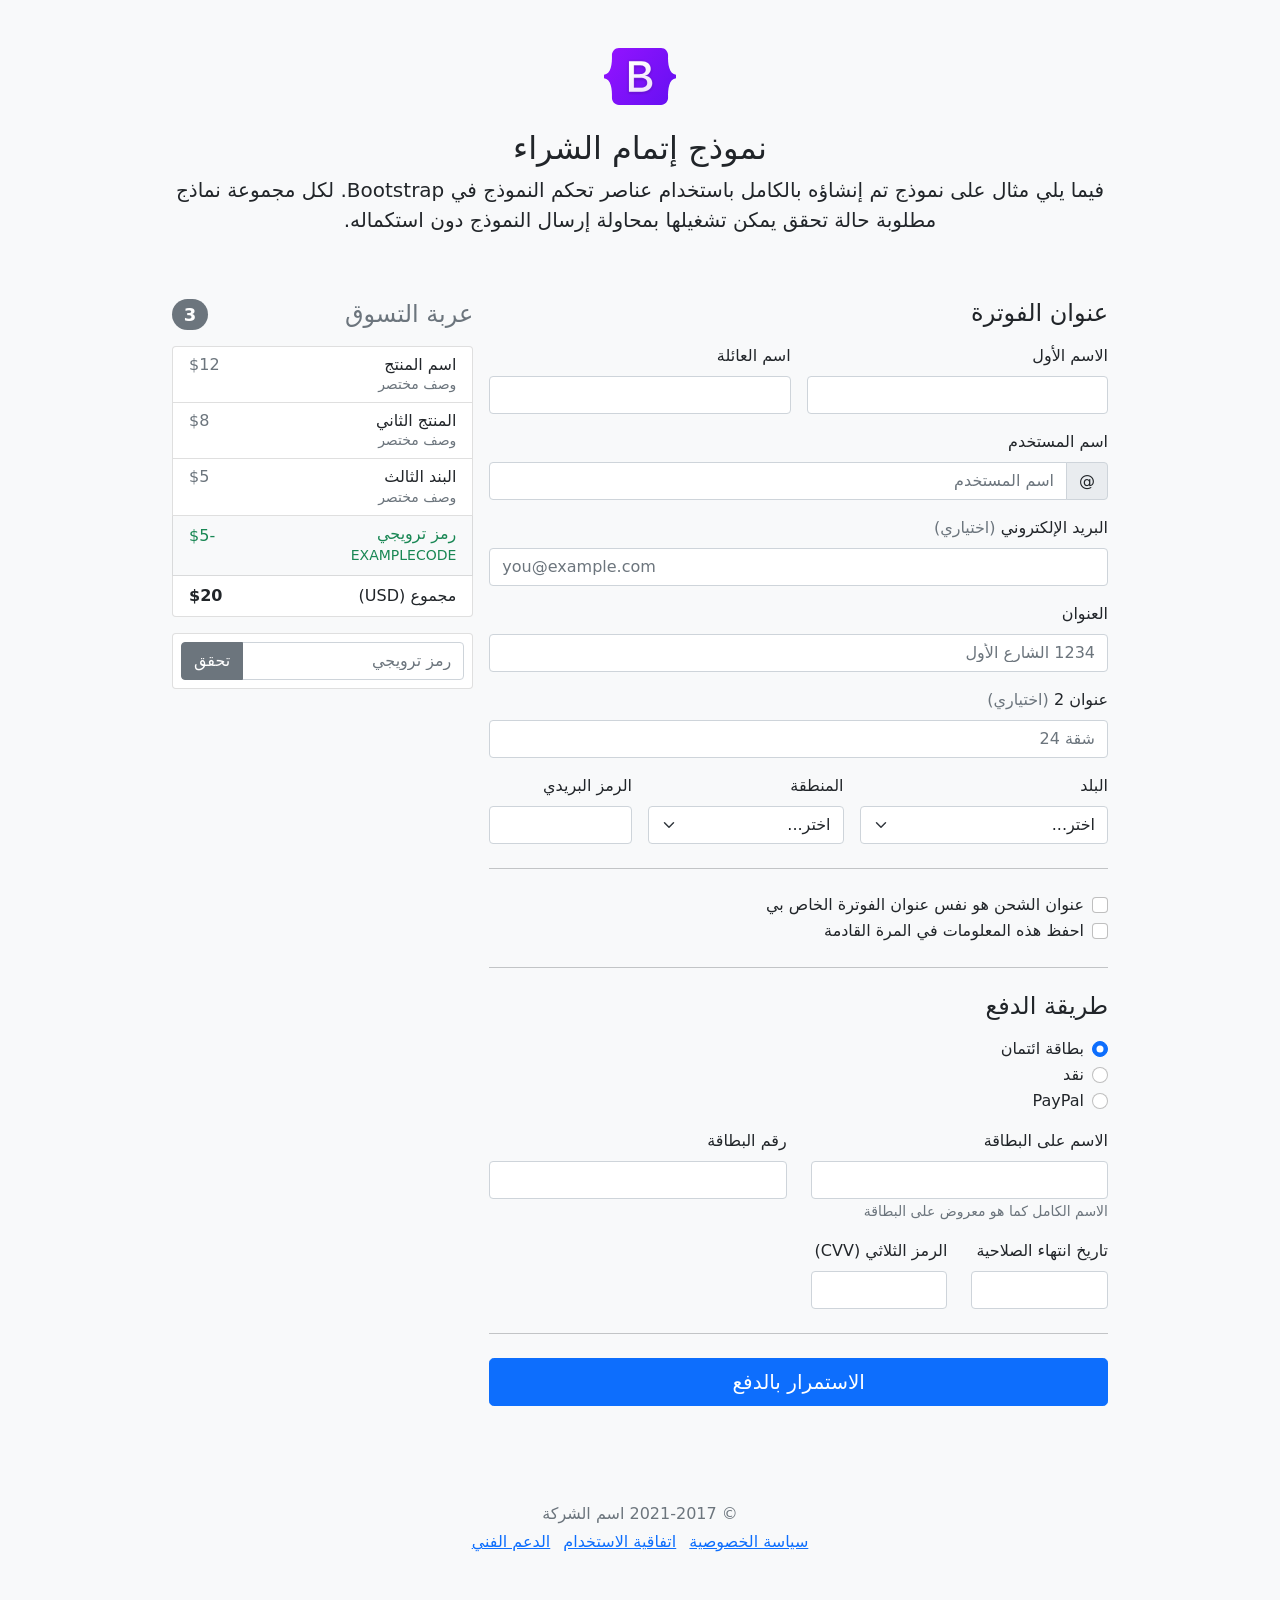
<file: assets/css/bootstrap/checkout-rtl/index.html>
<!doctype html>
<html lang="ar" dir="rtl">
  <head>
    <meta charset="utf-8">
    <meta name="viewport" content="width=device-width, initial-scale=1">
    <meta name="description" content="">
    <meta name="author" content="Mark Otto, Jacob Thornton, and Bootstrap contributors">
    <meta name="generator" content="Hugo 0.88.1">
    <title>مثال إتمام الشراء · Bootstrap v5.1</title>

    <link rel="canonical" href="https://getbootstrap.com/docs/5.1/examples/checkout-rtl/">

    

    <!-- Bootstrap core CSS -->
<link href="../assets/dist/css/bootstrap.rtl.min.css" rel="stylesheet">

    <style>
      .bd-placeholder-img {
        font-size: 1.125rem;
        text-anchor: middle;
        -webkit-user-select: none;
        -moz-user-select: none;
        user-select: none;
      }

      @media (min-width: 768px) {
        .bd-placeholder-img-lg {
          font-size: 3.5rem;
        }
      }
    </style>

    
    <!-- Custom styles for this template -->
    <link href="../checkout/form-validation.css" rel="stylesheet">
  </head>
  <body class="bg-light">
    
<div class="container">
  <main>
    <div class="py-5 text-center">
      <img class="d-block mx-auto mb-4" src="../assets/brand/bootstrap-logo.svg" alt="" width="72" height="57">
      <h2>نموذج إتمام الشراء</h2>
      <p class="lead">فيما يلي مثال على نموذج تم إنشاؤه بالكامل باستخدام عناصر تحكم النموذج في Bootstrap. لكل مجموعة نماذج مطلوبة حالة تحقق يمكن تشغيلها بمحاولة إرسال النموذج دون استكماله.</p>
    </div>

    <div class="row g-3">
      <div class="col-md-5 col-lg-4 order-md-last">
        <h4 class="d-flex justify-content-between align-items-center mb-3">
          <span class="text-muted">عربة التسوق</span>
          <span class="badge bg-secondary rounded-pill">3</span>
        </h4>
        <ul class="list-group mb-3">
          <li class="list-group-item d-flex justify-content-between lh-sm">
            <div>
              <h6 class="my-0">اسم المنتج</h6>
              <small class="text-muted">وصف مختصر</small>
            </div>
            <span class="text-muted">$12</span>
          </li>
          <li class="list-group-item d-flex justify-content-between lh-sm">
            <div>
              <h6 class="my-0">المنتج الثاني</h6>
              <small class="text-muted">وصف مختصر</small>
            </div>
            <span class="text-muted">$8</span>
          </li>
          <li class="list-group-item d-flex justify-content-between lh-sm">
            <div>
              <h6 class="my-0">البند الثالث</h6>
              <small class="text-muted">وصف مختصر</small>
            </div>
            <span class="text-muted">$5</span>
          </li>
          <li class="list-group-item d-flex justify-content-between bg-light">
            <div class="text-success">
              <h6 class="my-0">رمز ترويجي</h6>
              <small>EXAMPLECODE</small>
            </div>
            <span class="text-success">-$5</span>
          </li>
          <li class="list-group-item d-flex justify-content-between">
            <span>مجموع (USD)</span>
            <strong>$20</strong>
          </li>
        </ul>

        <form class="card p-2">
          <div class="input-group">
            <input type="text" class="form-control" placeholder="رمز ترويجي">
            <button type="submit" class="btn btn-secondary">تحقق</button>
          </div>
        </form>
      </div>
      <div class="col-md-7 col-lg-8">
        <h4 class="mb-3">عنوان الفوترة</h4>
        <form class="needs-validation" novalidate>
          <div class="row g-3">
            <div class="col-sm-6">
              <label for="firstName" class="form-label">الاسم الأول</label>
              <input type="text" class="form-control" id="firstName" placeholder="" value="" required>
              <div class="invalid-feedback">
                يرجى إدخال اسم أول صحيح.
              </div>
            </div>

            <div class="col-sm-6">
              <label for="lastName" class="form-label">اسم العائلة</label>
              <input type="text" class="form-control" id="lastName" placeholder="" value="" required>
              <div class="invalid-feedback">
                يرجى إدخال اسم عائلة صحيح.
              </div>
            </div>

            <div class="col-12">
              <label for="username" class="form-label">اسم المستخدم</label>
              <div class="input-group has-validation">
                <span class="input-group-text">@</span>
                <input type="text" class="form-control" id="username" placeholder="اسم المستخدم" required>
              <div class="invalid-feedback">
                اسم المستخدم الخاص بك مطلوب.
                </div>
              </div>
            </div>

            <div class="col-12">
              <label for="email" class="form-label">البريد الإلكتروني <span class="text-muted">(اختياري)</span></label>
              <input type="email" class="form-control" id="email" placeholder="you@example.com">
              <div class="invalid-feedback">
                يرجى إدخال عنوان بريد إلكتروني صحيح لتصلكم تحديثات الشحن.
              </div>
            </div>

            <div class="col-12">
              <label for="address" class="form-label">العنوان</label>
              <input type="text" class="form-control" id="address" placeholder="1234 الشارع الأول" required>
              <div class="invalid-feedback">
                يرجى إدخال عنوان الشحن الخاص بك.
              </div>
            </div>

            <div class="col-12">
              <label for="address2" class="form-label">عنوان 2 <span class="text-muted">(اختياري)</span></label>
              <input type="text" class="form-control" id="address2" placeholder="شقة 24">
            </div>

            <div class="col-md-5">
              <label for="country" class="form-label">البلد</label>
              <select class="form-select" id="country" required>
                <option value="">اختر...</option>
                <option>الولايات المتحدة الأمريكية</option>
              </select>
              <div class="invalid-feedback">
                يرجى اختيار بلد صحيح.
              </div>
            </div>

            <div class="col-md-4">
              <label for="state" class="form-label">المنطقة</label>
              <select class="form-select" id="state" required>
                <option value="">اختر...</option>
                <option>كاليفورنيا</option>
              </select>
              <div class="invalid-feedback">
                يرجى اختيار اسم منطقة صحيح.
              </div>
            </div>

            <div class="col-md-3">
              <label for="zip" class="form-label">الرمز البريدي</label>
              <input type="text" class="form-control" id="zip" placeholder="" required>
              <div class="invalid-feedback">
                الرمز البريدي مطلوب.
              </div>
            </div>
          </div>

          <hr class="my-4">

          <div class="form-check">
            <input type="checkbox" class="form-check-input" id="same-address">
            <label class="form-check-label" for="same-address">عنوان الشحن هو نفس عنوان الفوترة الخاص بي</label>
          </div>

          <div class="form-check">
            <input type="checkbox" class="form-check-input" id="save-info">
            <label class="form-check-label" for="save-info">احفظ هذه المعلومات في المرة القادمة</label>
          </div>

          <hr class="my-4">

          <h4 class="mb-3">طريقة الدفع</h4>

          <div class="my-3">
            <div class="form-check">
              <input id="credit" name="paymentMethod" type="radio" class="form-check-input" checked required>
              <label class="form-check-label" for="credit">بطاقة ائتمان</label>
            </div>
            <div class="form-check">
              <input id="cash" name="paymentMethod" type="radio" class="form-check-input" required>
              <label class="form-check-label" for="cash">نقد</label>
            </div>
            <div class="form-check">
              <input id="paypal" name="paymentMethod" type="radio" class="form-check-input" required>
              <label class="form-check-label" for="paypal">PayPal</label>
            </div>
          </div>

          <div class="row gy-3">
            <div class="col-md-6">
              <label for="cc-name" class="form-label">الاسم على البطاقة</label>
              <input type="text" class="form-control" id="cc-name" placeholder="" required>
              <small class="text-muted">الاسم الكامل كما هو معروض على البطاقة</small>
              <div class="invalid-feedback">
                الاسم على البطاقة مطلوب
              </div>
            </div>

            <div class="col-md-6">
              <label for="cc-number" class="form-label">رقم البطاقة</label>
              <input type="text" class="form-control" id="cc-number" placeholder="" required>
              <div class="invalid-feedback">
                رقم بطاقة الائتمان مطلوب
              </div>
            </div>

            <div class="col-md-3">
              <label for="cc-expiration" class="form-label">تاريخ انتهاء الصلاحية</label>
              <input type="text" class="form-control" id="cc-expiration" placeholder="" required>
              <div class="invalid-feedback">
                تاريخ انتهاء الصلاحية مطلوب
              </div>
            </div>

            <div class="col-md-3">
              <label for="cc-cvv" class="form-label">الرمز الثلاثي (CVV)</label>
              <input type="text" class="form-control" id="cc-cvv" placeholder="" required>
              <div class="invalid-feedback">
                رمز الحماية مطلوب
              </div>
            </div>
          </div>

          <hr class="my-4">

          <button class="w-100 btn btn-primary btn-lg" type="submit">الاستمرار بالدفع</button>
        </form>
      </div>
    </div>
  </main>
  <footer class="my-5 pt-5 text-muted text-center text-small">
    <p class="mb-1">&copy; 2021-2017 اسم الشركة</p>
    <ul class="list-inline">
      <li class="list-inline-item"><a href="#">سياسة الخصوصية</a></li>
      <li class="list-inline-item"><a href="#">اتفاقية الاستخدام</a></li>
      <li class="list-inline-item"><a href="#">الدعم الفني</a></li>
    </ul>
  </footer>
</div>


    <script src="../assets/dist/js/bootstrap.bundle.min.js"></script>

      <script src="../checkout/form-validation.js"></script>
  </body>
</html>
</file>
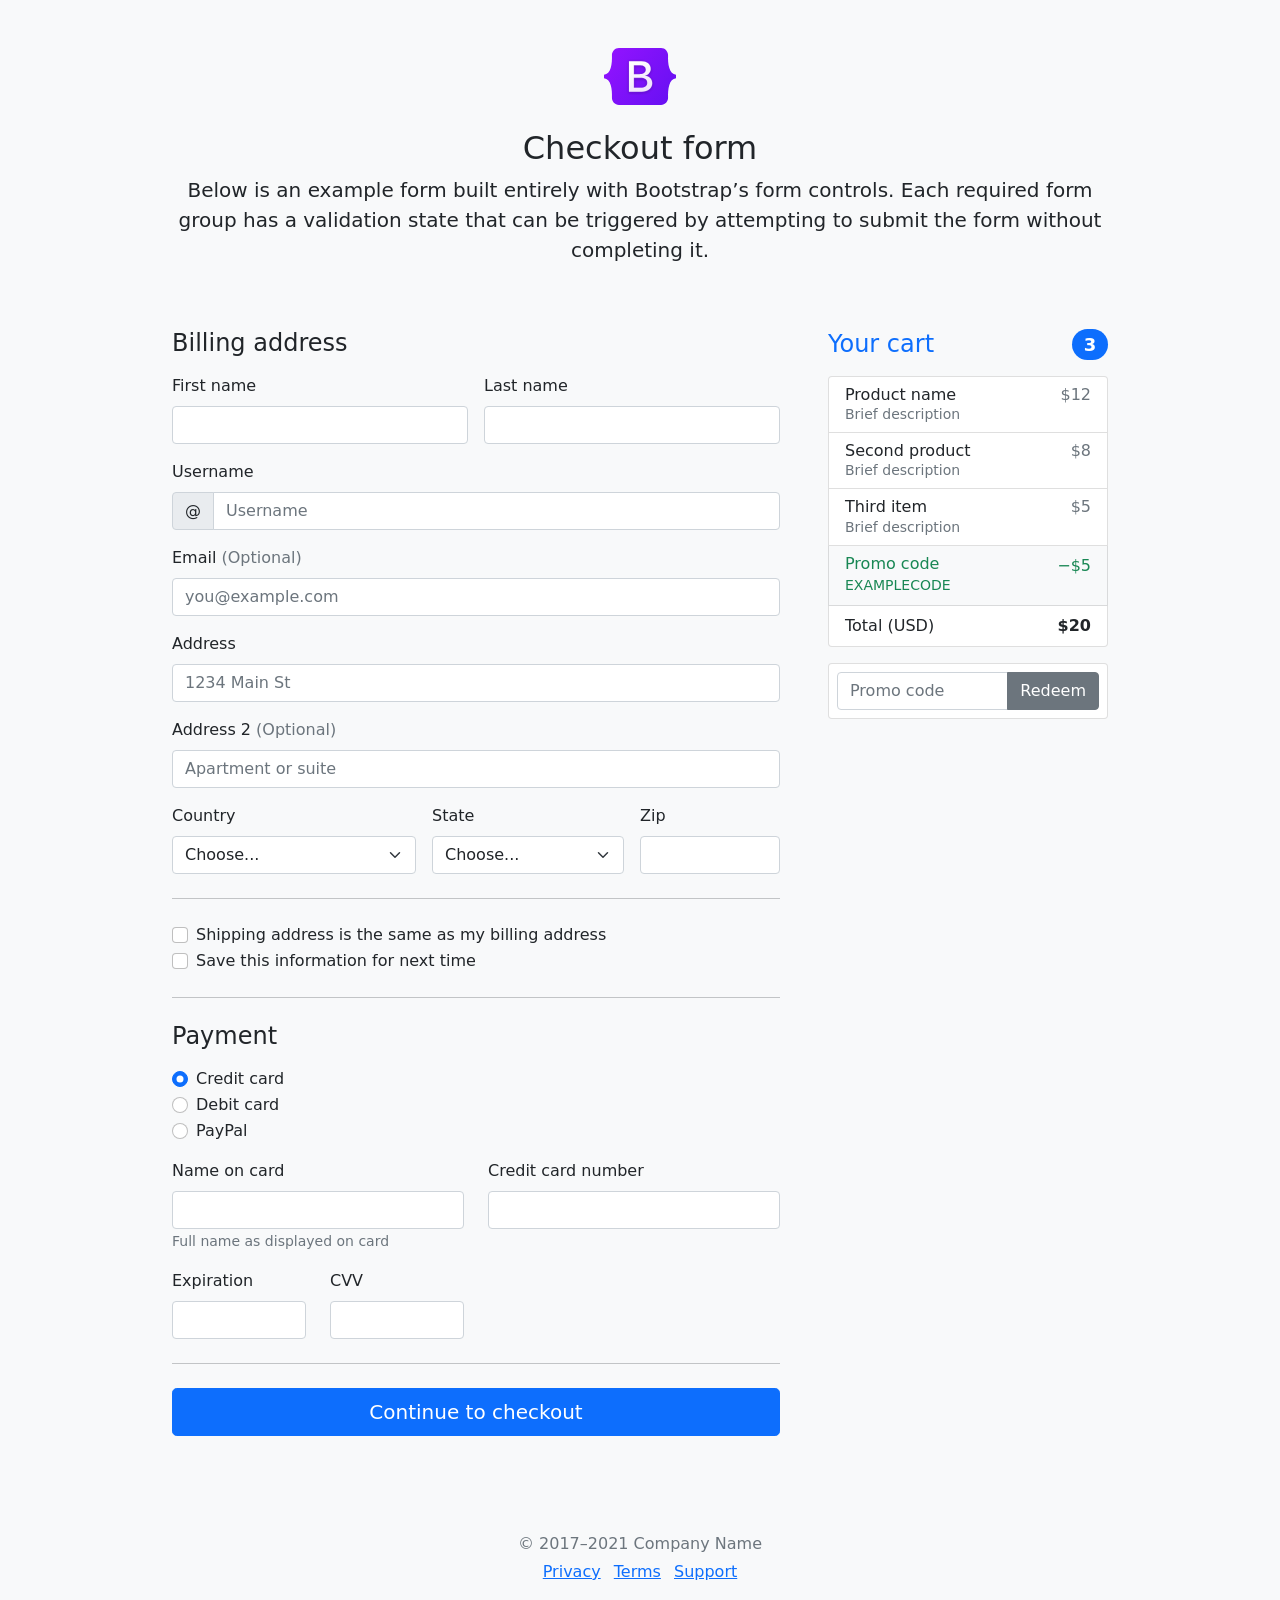
<file: assets/css/bootstrap/checkout/index.html>
<!doctype html>
<html lang="en">
  <head>
    <meta charset="utf-8">
    <meta name="viewport" content="width=device-width, initial-scale=1">
    <meta name="description" content="">
    <meta name="author" content="Mark Otto, Jacob Thornton, and Bootstrap contributors">
    <meta name="generator" content="Hugo 0.88.1">
    <title>Checkout example · Bootstrap v5.1</title>

    <link rel="canonical" href="https://getbootstrap.com/docs/5.1/examples/checkout/">

    

    <!-- Bootstrap core CSS -->
<link href="../assets/dist/css/bootstrap.min.css" rel="stylesheet">

    <style>
      .bd-placeholder-img {
        font-size: 1.125rem;
        text-anchor: middle;
        -webkit-user-select: none;
        -moz-user-select: none;
        user-select: none;
      }

      @media (min-width: 768px) {
        .bd-placeholder-img-lg {
          font-size: 3.5rem;
        }
      }
    </style>

    
    <!-- Custom styles for this template -->
    <link href="form-validation.css" rel="stylesheet">
  </head>
  <body class="bg-light">
    
<div class="container">
  <main>
    <div class="py-5 text-center">
      <img class="d-block mx-auto mb-4" src="../assets/brand/bootstrap-logo.svg" alt="" width="72" height="57">
      <h2>Checkout form</h2>
      <p class="lead">Below is an example form built entirely with Bootstrap’s form controls. Each required form group has a validation state that can be triggered by attempting to submit the form without completing it.</p>
    </div>

    <div class="row g-5">
      <div class="col-md-5 col-lg-4 order-md-last">
        <h4 class="d-flex justify-content-between align-items-center mb-3">
          <span class="text-primary">Your cart</span>
          <span class="badge bg-primary rounded-pill">3</span>
        </h4>
        <ul class="list-group mb-3">
          <li class="list-group-item d-flex justify-content-between lh-sm">
            <div>
              <h6 class="my-0">Product name</h6>
              <small class="text-muted">Brief description</small>
            </div>
            <span class="text-muted">$12</span>
          </li>
          <li class="list-group-item d-flex justify-content-between lh-sm">
            <div>
              <h6 class="my-0">Second product</h6>
              <small class="text-muted">Brief description</small>
            </div>
            <span class="text-muted">$8</span>
          </li>
          <li class="list-group-item d-flex justify-content-between lh-sm">
            <div>
              <h6 class="my-0">Third item</h6>
              <small class="text-muted">Brief description</small>
            </div>
            <span class="text-muted">$5</span>
          </li>
          <li class="list-group-item d-flex justify-content-between bg-light">
            <div class="text-success">
              <h6 class="my-0">Promo code</h6>
              <small>EXAMPLECODE</small>
            </div>
            <span class="text-success">−$5</span>
          </li>
          <li class="list-group-item d-flex justify-content-between">
            <span>Total (USD)</span>
            <strong>$20</strong>
          </li>
        </ul>

        <form class="card p-2">
          <div class="input-group">
            <input type="text" class="form-control" placeholder="Promo code">
            <button type="submit" class="btn btn-secondary">Redeem</button>
          </div>
        </form>
      </div>
      <div class="col-md-7 col-lg-8">
        <h4 class="mb-3">Billing address</h4>
        <form class="needs-validation" novalidate>
          <div class="row g-3">
            <div class="col-sm-6">
              <label for="firstName" class="form-label">First name</label>
              <input type="text" class="form-control" id="firstName" placeholder="" value="" required>
              <div class="invalid-feedback">
                Valid first name is required.
              </div>
            </div>

            <div class="col-sm-6">
              <label for="lastName" class="form-label">Last name</label>
              <input type="text" class="form-control" id="lastName" placeholder="" value="" required>
              <div class="invalid-feedback">
                Valid last name is required.
              </div>
            </div>

            <div class="col-12">
              <label for="username" class="form-label">Username</label>
              <div class="input-group has-validation">
                <span class="input-group-text">@</span>
                <input type="text" class="form-control" id="username" placeholder="Username" required>
              <div class="invalid-feedback">
                  Your username is required.
                </div>
              </div>
            </div>

            <div class="col-12">
              <label for="email" class="form-label">Email <span class="text-muted">(Optional)</span></label>
              <input type="email" class="form-control" id="email" placeholder="you@example.com">
              <div class="invalid-feedback">
                Please enter a valid email address for shipping updates.
              </div>
            </div>

            <div class="col-12">
              <label for="address" class="form-label">Address</label>
              <input type="text" class="form-control" id="address" placeholder="1234 Main St" required>
              <div class="invalid-feedback">
                Please enter your shipping address.
              </div>
            </div>

            <div class="col-12">
              <label for="address2" class="form-label">Address 2 <span class="text-muted">(Optional)</span></label>
              <input type="text" class="form-control" id="address2" placeholder="Apartment or suite">
            </div>

            <div class="col-md-5">
              <label for="country" class="form-label">Country</label>
              <select class="form-select" id="country" required>
                <option value="">Choose...</option>
                <option>United States</option>
              </select>
              <div class="invalid-feedback">
                Please select a valid country.
              </div>
            </div>

            <div class="col-md-4">
              <label for="state" class="form-label">State</label>
              <select class="form-select" id="state" required>
                <option value="">Choose...</option>
                <option>California</option>
              </select>
              <div class="invalid-feedback">
                Please provide a valid state.
              </div>
            </div>

            <div class="col-md-3">
              <label for="zip" class="form-label">Zip</label>
              <input type="text" class="form-control" id="zip" placeholder="" required>
              <div class="invalid-feedback">
                Zip code required.
              </div>
            </div>
          </div>

          <hr class="my-4">

          <div class="form-check">
            <input type="checkbox" class="form-check-input" id="same-address">
            <label class="form-check-label" for="same-address">Shipping address is the same as my billing address</label>
          </div>

          <div class="form-check">
            <input type="checkbox" class="form-check-input" id="save-info">
            <label class="form-check-label" for="save-info">Save this information for next time</label>
          </div>

          <hr class="my-4">

          <h4 class="mb-3">Payment</h4>

          <div class="my-3">
            <div class="form-check">
              <input id="credit" name="paymentMethod" type="radio" class="form-check-input" checked required>
              <label class="form-check-label" for="credit">Credit card</label>
            </div>
            <div class="form-check">
              <input id="debit" name="paymentMethod" type="radio" class="form-check-input" required>
              <label class="form-check-label" for="debit">Debit card</label>
            </div>
            <div class="form-check">
              <input id="paypal" name="paymentMethod" type="radio" class="form-check-input" required>
              <label class="form-check-label" for="paypal">PayPal</label>
            </div>
          </div>

          <div class="row gy-3">
            <div class="col-md-6">
              <label for="cc-name" class="form-label">Name on card</label>
              <input type="text" class="form-control" id="cc-name" placeholder="" required>
              <small class="text-muted">Full name as displayed on card</small>
              <div class="invalid-feedback">
                Name on card is required
              </div>
            </div>

            <div class="col-md-6">
              <label for="cc-number" class="form-label">Credit card number</label>
              <input type="text" class="form-control" id="cc-number" placeholder="" required>
              <div class="invalid-feedback">
                Credit card number is required
              </div>
            </div>

            <div class="col-md-3">
              <label for="cc-expiration" class="form-label">Expiration</label>
              <input type="text" class="form-control" id="cc-expiration" placeholder="" required>
              <div class="invalid-feedback">
                Expiration date required
              </div>
            </div>

            <div class="col-md-3">
              <label for="cc-cvv" class="form-label">CVV</label>
              <input type="text" class="form-control" id="cc-cvv" placeholder="" required>
              <div class="invalid-feedback">
                Security code required
              </div>
            </div>
          </div>

          <hr class="my-4">

          <button class="w-100 btn btn-primary btn-lg" type="submit">Continue to checkout</button>
        </form>
      </div>
    </div>
  </main>

  <footer class="my-5 pt-5 text-muted text-center text-small">
    <p class="mb-1">&copy; 2017–2021 Company Name</p>
    <ul class="list-inline">
      <li class="list-inline-item"><a href="#">Privacy</a></li>
      <li class="list-inline-item"><a href="#">Terms</a></li>
      <li class="list-inline-item"><a href="#">Support</a></li>
    </ul>
  </footer>
</div>


    <script src="../assets/dist/js/bootstrap.bundle.min.js"></script>

      <script src="form-validation.js"></script>
  </body>
</html>
</file>
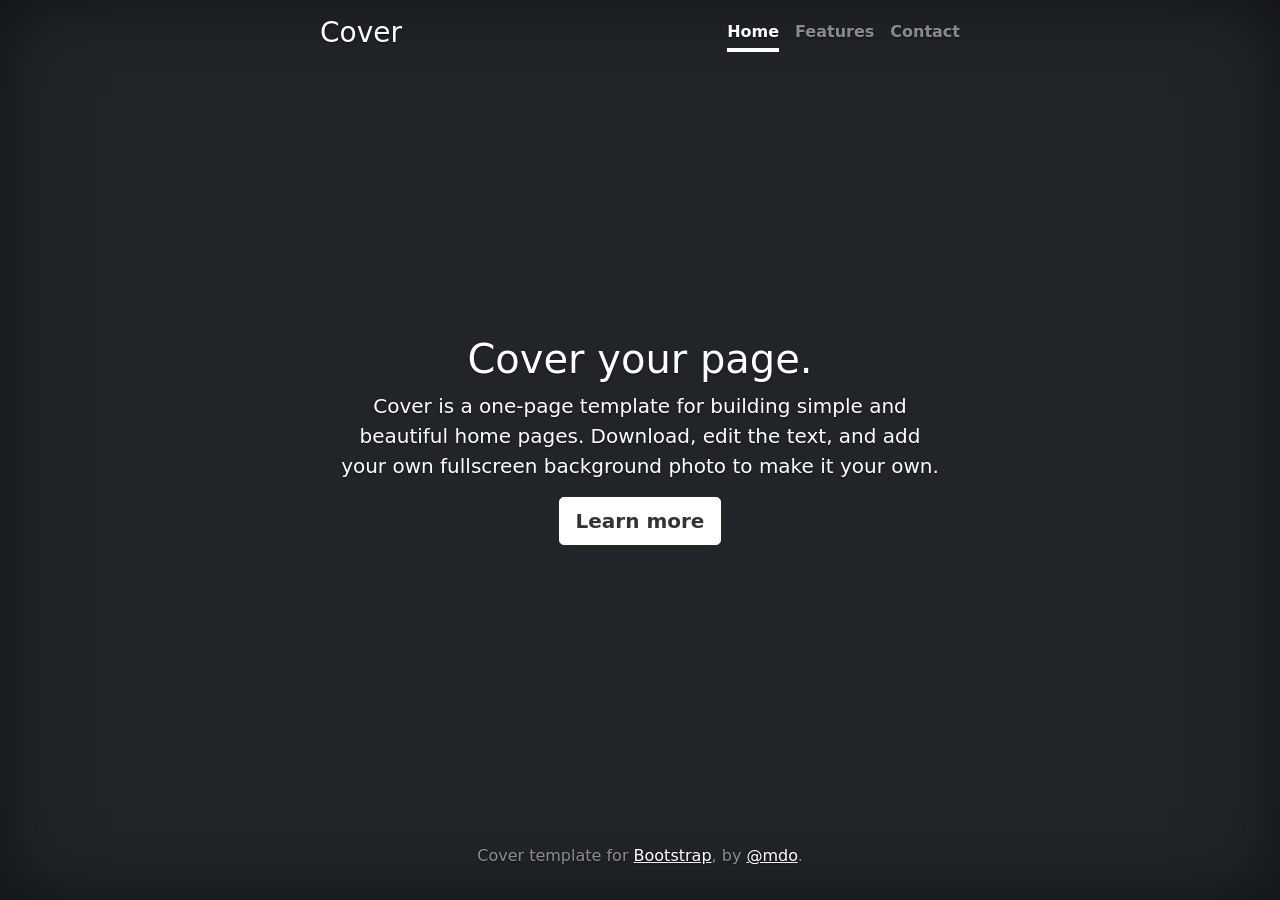
<file: assets/css/bootstrap/cover/index.html>
<!doctype html>
<html lang="en" class="h-100">
  <head>
    <meta charset="utf-8">
    <meta name="viewport" content="width=device-width, initial-scale=1">
    <meta name="description" content="">
    <meta name="author" content="Mark Otto, Jacob Thornton, and Bootstrap contributors">
    <meta name="generator" content="Hugo 0.88.1">
    <title>Cover Template · Bootstrap v5.1</title>

    <link rel="canonical" href="https://getbootstrap.com/docs/5.1/examples/cover/">

    

    <!-- Bootstrap core CSS -->
<link href="../assets/dist/css/bootstrap.min.css" rel="stylesheet">

    <style>
      .bd-placeholder-img {
        font-size: 1.125rem;
        text-anchor: middle;
        -webkit-user-select: none;
        -moz-user-select: none;
        user-select: none;
      }

      @media (min-width: 768px) {
        .bd-placeholder-img-lg {
          font-size: 3.5rem;
        }
      }
    </style>

    
    <!-- Custom styles for this template -->
    <link href="cover.css" rel="stylesheet">
  </head>
  <body class="d-flex h-100 text-center text-white bg-dark">
    
<div class="cover-container d-flex w-100 h-100 p-3 mx-auto flex-column">
  <header class="mb-auto">
    <div>
      <h3 class="float-md-start mb-0">Cover</h3>
      <nav class="nav nav-masthead justify-content-center float-md-end">
        <a class="nav-link active" aria-current="page" href="#">Home</a>
        <a class="nav-link" href="#">Features</a>
        <a class="nav-link" href="#">Contact</a>
      </nav>
    </div>
  </header>

  <main class="px-3">
    <h1>Cover your page.</h1>
    <p class="lead">Cover is a one-page template for building simple and beautiful home pages. Download, edit the text, and add your own fullscreen background photo to make it your own.</p>
    <p class="lead">
      <a href="#" class="btn btn-lg btn-secondary fw-bold border-white bg-white">Learn more</a>
    </p>
  </main>

  <footer class="mt-auto text-white-50">
    <p>Cover template for <a href="https://getbootstrap.com/" class="text-white">Bootstrap</a>, by <a href="https://twitter.com/mdo" class="text-white">@mdo</a>.</p>
  </footer>
</div>


    
  </body>
</html>
</file>
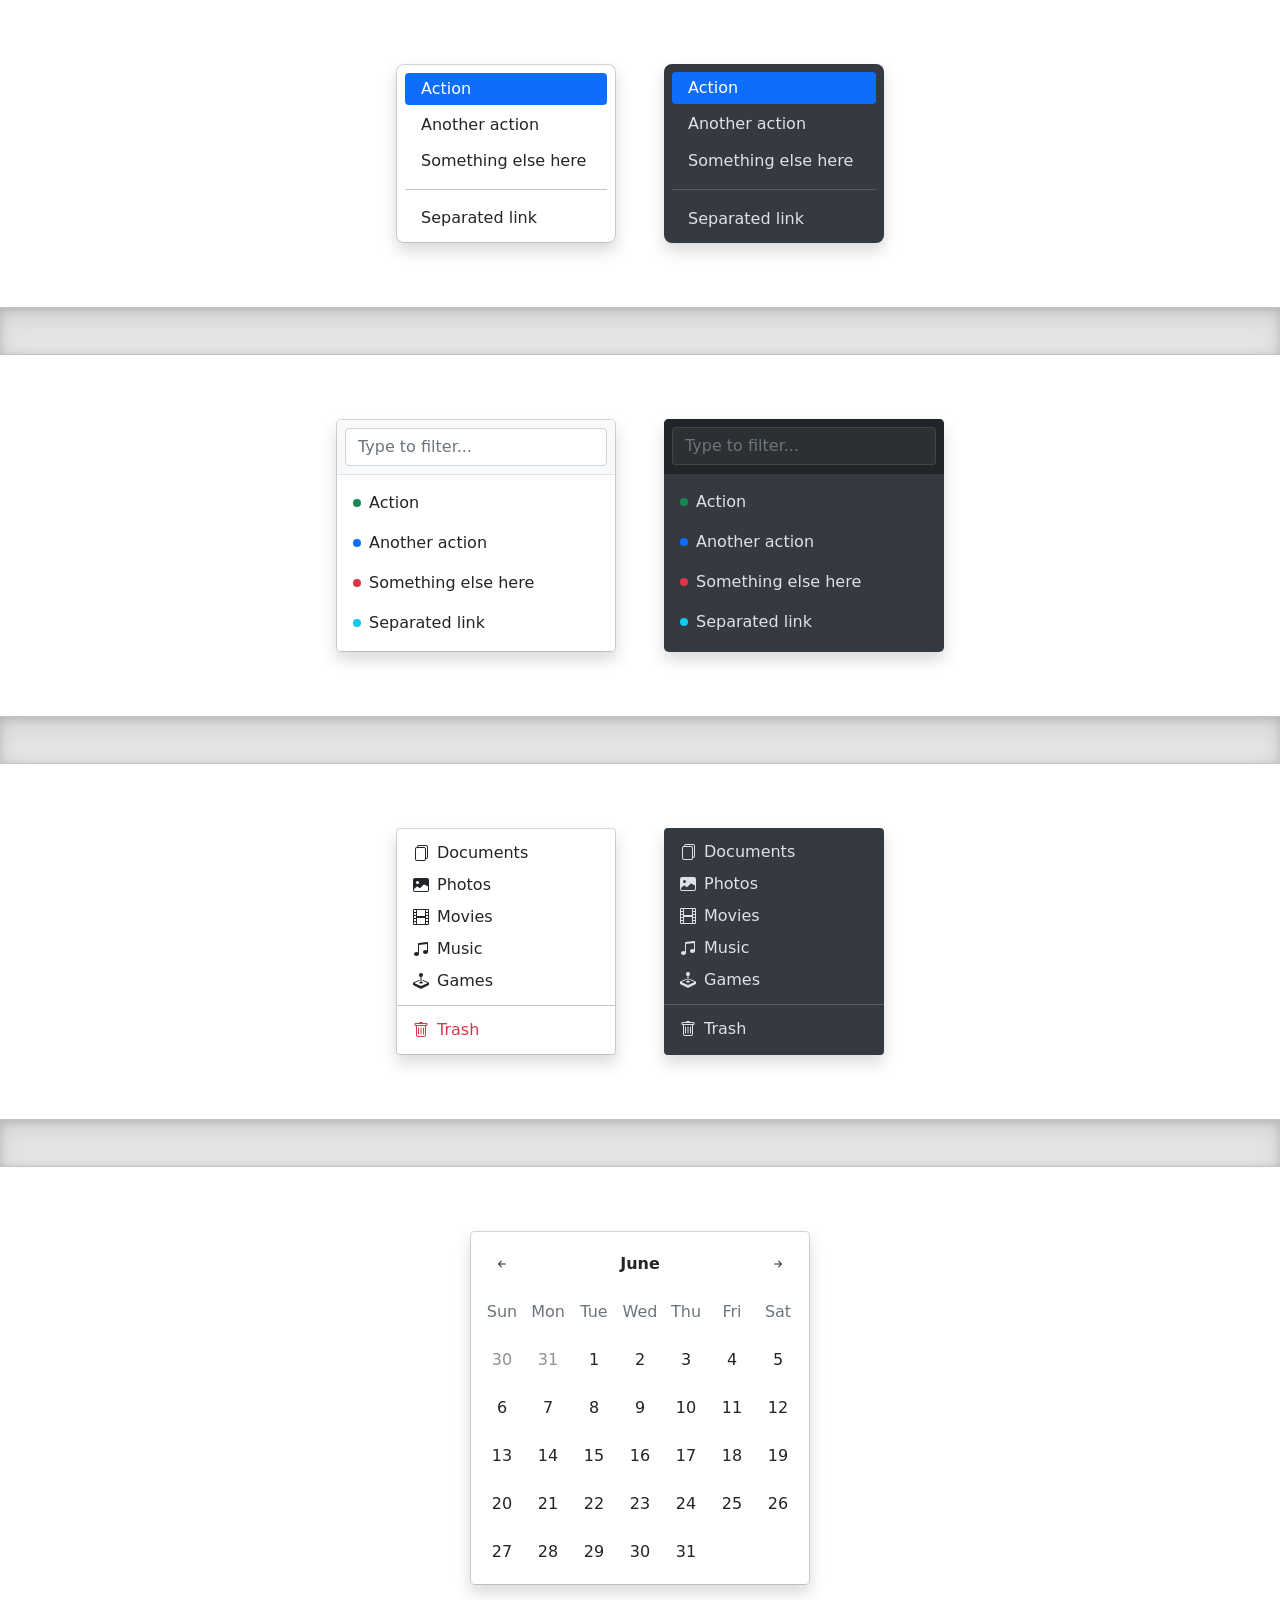
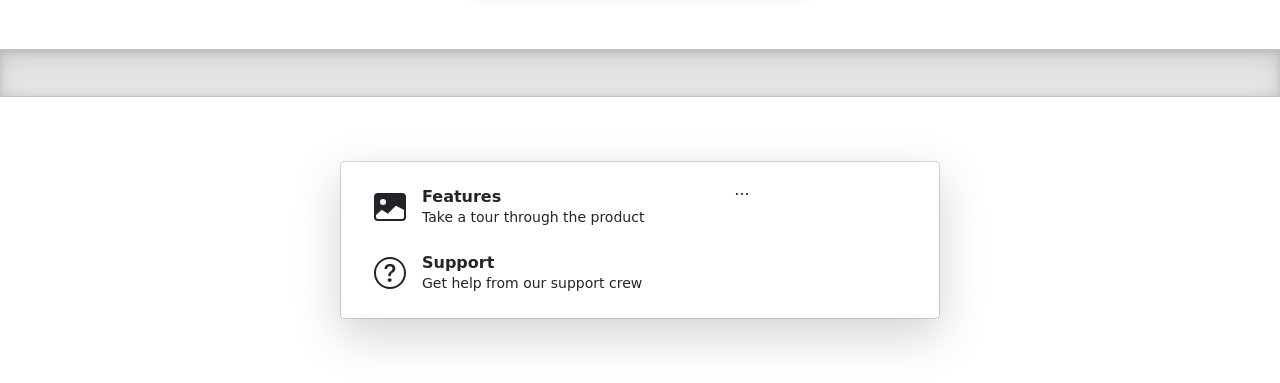
<file: assets/css/bootstrap/dropdowns/index.html>
<!doctype html>
<html lang="en">
  <head>
    <meta charset="utf-8">
    <meta name="viewport" content="width=device-width, initial-scale=1">
    <meta name="description" content="">
    <meta name="author" content="Mark Otto, Jacob Thornton, and Bootstrap contributors">
    <meta name="generator" content="Hugo 0.88.1">
    <title>Dropdowns · Bootstrap v5.1</title>

    <link rel="canonical" href="https://getbootstrap.com/docs/5.1/examples/dropdowns/">

    

    <!-- Bootstrap core CSS -->
<link href="../assets/dist/css/bootstrap.min.css" rel="stylesheet">

    <style>
      .bd-placeholder-img {
        font-size: 1.125rem;
        text-anchor: middle;
        -webkit-user-select: none;
        -moz-user-select: none;
        user-select: none;
      }

      @media (min-width: 768px) {
        .bd-placeholder-img-lg {
          font-size: 3.5rem;
        }
      }
    </style>

    
    <!-- Custom styles for this template -->
    <link href="dropdowns.css" rel="stylesheet">
  </head>
  <body>
    
<svg xmlns="http://www.w3.org/2000/svg" style="display: none;">
  <symbol id="bootstrap" viewBox="0 0 118 94">
    <title>Bootstrap</title>
    <path fill-rule="evenodd" clip-rule="evenodd" d="M24.509 0c-6.733 0-11.715 5.893-11.492 12.284.214 6.14-.064 14.092-2.066 20.577C8.943 39.365 5.547 43.485 0 44.014v5.972c5.547.529 8.943 4.649 10.951 11.153 2.002 6.485 2.28 14.437 2.066 20.577C12.794 88.106 17.776 94 24.51 94H93.5c6.733 0 11.714-5.893 11.491-12.284-.214-6.14.064-14.092 2.066-20.577 2.009-6.504 5.396-10.624 10.943-11.153v-5.972c-5.547-.529-8.934-4.649-10.943-11.153-2.002-6.484-2.28-14.437-2.066-20.577C105.214 5.894 100.233 0 93.5 0H24.508zM80 57.863C80 66.663 73.436 72 62.543 72H44a2 2 0 01-2-2V24a2 2 0 012-2h18.437c9.083 0 15.044 4.92 15.044 12.474 0 5.302-4.01 10.049-9.119 10.88v.277C75.317 46.394 80 51.21 80 57.863zM60.521 28.34H49.948v14.934h8.905c6.884 0 10.68-2.772 10.68-7.727 0-4.643-3.264-7.207-9.012-7.207zM49.948 49.2v16.458H60.91c7.167 0 10.964-2.876 10.964-8.281 0-5.406-3.903-8.178-11.425-8.178H49.948z"></path>
  </symbol>

  <symbol id="exclamation-triangle-fill" viewBox="0 0 16 16">
    <path d="M8.982 1.566a1.13 1.13 0 0 0-1.96 0L.165 13.233c-.457.778.091 1.767.98 1.767h13.713c.889 0 1.438-.99.98-1.767L8.982 1.566zM8 5c.535 0 .954.462.9.995l-.35 3.507a.552.552 0 0 1-1.1 0L7.1 5.995A.905.905 0 0 1 8 5zm.002 6a1 1 0 1 1 0 2 1 1 0 0 1 0-2z"/>
  </symbol>

  <symbol id="check2" viewBox="0 0 16 16">
    <path d="M13.854 3.646a.5.5 0 0 1 0 .708l-7 7a.5.5 0 0 1-.708 0l-3.5-3.5a.5.5 0 1 1 .708-.708L6.5 10.293l6.646-6.647a.5.5 0 0 1 .708 0z"/>
  </symbol>

  <symbol id="check2-circle" viewBox="0 0 16 16">
    <path d="M2.5 8a5.5 5.5 0 0 1 8.25-4.764.5.5 0 0 0 .5-.866A6.5 6.5 0 1 0 14.5 8a.5.5 0 0 0-1 0 5.5 5.5 0 1 1-11 0z"/>
    <path d="M15.354 3.354a.5.5 0 0 0-.708-.708L8 9.293 5.354 6.646a.5.5 0 1 0-.708.708l3 3a.5.5 0 0 0 .708 0l7-7z"/>
  </symbol>

  <symbol id="bookmark-star" viewBox="0 0 16 16">
    <path d="M7.84 4.1a.178.178 0 0 1 .32 0l.634 1.285a.178.178 0 0 0 .134.098l1.42.206c.145.021.204.2.098.303L9.42 6.993a.178.178 0 0 0-.051.158l.242 1.414a.178.178 0 0 1-.258.187l-1.27-.668a.178.178 0 0 0-.165 0l-1.27.668a.178.178 0 0 1-.257-.187l.242-1.414a.178.178 0 0 0-.05-.158l-1.03-1.001a.178.178 0 0 1 .098-.303l1.42-.206a.178.178 0 0 0 .134-.098L7.84 4.1z"/>
    <path d="M2 2a2 2 0 0 1 2-2h8a2 2 0 0 1 2 2v13.5a.5.5 0 0 1-.777.416L8 13.101l-5.223 2.815A.5.5 0 0 1 2 15.5V2zm2-1a1 1 0 0 0-1 1v12.566l4.723-2.482a.5.5 0 0 1 .554 0L13 14.566V2a1 1 0 0 0-1-1H4z"/>
  </symbol>

  <symbol id="grid-fill" viewBox="0 0 16 16">
    <path d="M1 2.5A1.5 1.5 0 0 1 2.5 1h3A1.5 1.5 0 0 1 7 2.5v3A1.5 1.5 0 0 1 5.5 7h-3A1.5 1.5 0 0 1 1 5.5v-3zm8 0A1.5 1.5 0 0 1 10.5 1h3A1.5 1.5 0 0 1 15 2.5v3A1.5 1.5 0 0 1 13.5 7h-3A1.5 1.5 0 0 1 9 5.5v-3zm-8 8A1.5 1.5 0 0 1 2.5 9h3A1.5 1.5 0 0 1 7 10.5v3A1.5 1.5 0 0 1 5.5 15h-3A1.5 1.5 0 0 1 1 13.5v-3zm8 0A1.5 1.5 0 0 1 10.5 9h3a1.5 1.5 0 0 1 1.5 1.5v3a1.5 1.5 0 0 1-1.5 1.5h-3A1.5 1.5 0 0 1 9 13.5v-3z"/>
  </symbol>

  <symbol id="stars" viewBox="0 0 16 16">
    <path d="M7.657 6.247c.11-.33.576-.33.686 0l.645 1.937a2.89 2.89 0 0 0 1.829 1.828l1.936.645c.33.11.33.576 0 .686l-1.937.645a2.89 2.89 0 0 0-1.828 1.829l-.645 1.936a.361.361 0 0 1-.686 0l-.645-1.937a2.89 2.89 0 0 0-1.828-1.828l-1.937-.645a.361.361 0 0 1 0-.686l1.937-.645a2.89 2.89 0 0 0 1.828-1.828l.645-1.937zM3.794 1.148a.217.217 0 0 1 .412 0l.387 1.162c.173.518.579.924 1.097 1.097l1.162.387a.217.217 0 0 1 0 .412l-1.162.387A1.734 1.734 0 0 0 4.593 5.69l-.387 1.162a.217.217 0 0 1-.412 0L3.407 5.69A1.734 1.734 0 0 0 2.31 4.593l-1.162-.387a.217.217 0 0 1 0-.412l1.162-.387A1.734 1.734 0 0 0 3.407 2.31l.387-1.162zM10.863.099a.145.145 0 0 1 .274 0l.258.774c.115.346.386.617.732.732l.774.258a.145.145 0 0 1 0 .274l-.774.258a1.156 1.156 0 0 0-.732.732l-.258.774a.145.145 0 0 1-.274 0l-.258-.774a1.156 1.156 0 0 0-.732-.732L9.1 2.137a.145.145 0 0 1 0-.274l.774-.258c.346-.115.617-.386.732-.732L10.863.1z"/>
  </symbol>

  <symbol id="film" viewBox="0 0 16 16">
    <path d="M0 1a1 1 0 0 1 1-1h14a1 1 0 0 1 1 1v14a1 1 0 0 1-1 1H1a1 1 0 0 1-1-1V1zm4 0v6h8V1H4zm8 8H4v6h8V9zM1 1v2h2V1H1zm2 3H1v2h2V4zM1 7v2h2V7H1zm2 3H1v2h2v-2zm-2 3v2h2v-2H1zM15 1h-2v2h2V1zm-2 3v2h2V4h-2zm2 3h-2v2h2V7zm-2 3v2h2v-2h-2zm2 3h-2v2h2v-2z"/>
  </symbol>

  <symbol id="joystick" viewBox="0 0 16 16">
    <path d="M10 2a2 2 0 0 1-1.5 1.937v5.087c.863.083 1.5.377 1.5.726 0 .414-.895.75-2 .75s-2-.336-2-.75c0-.35.637-.643 1.5-.726V3.937A2 2 0 1 1 10 2z"/>
    <path d="M0 9.665v1.717a1 1 0 0 0 .553.894l6.553 3.277a2 2 0 0 0 1.788 0l6.553-3.277a1 1 0 0 0 .553-.894V9.665c0-.1-.06-.19-.152-.23L9.5 6.715v.993l5.227 2.178a.125.125 0 0 1 .001.23l-5.94 2.546a2 2 0 0 1-1.576 0l-5.94-2.546a.125.125 0 0 1 .001-.23L6.5 7.708l-.013-.988L.152 9.435a.25.25 0 0 0-.152.23z"/>
  </symbol>

  <symbol id="music-note-beamed" viewBox="0 0 16 16">
    <path d="M6 13c0 1.105-1.12 2-2.5 2S1 14.105 1 13c0-1.104 1.12-2 2.5-2s2.5.896 2.5 2zm9-2c0 1.105-1.12 2-2.5 2s-2.5-.895-2.5-2 1.12-2 2.5-2 2.5.895 2.5 2z"/>
    <path fill-rule="evenodd" d="M14 11V2h1v9h-1zM6 3v10H5V3h1z"/>
    <path d="M5 2.905a1 1 0 0 1 .9-.995l8-.8a1 1 0 0 1 1.1.995V3L5 4V2.905z"/>
  </symbol>

  <symbol id="files" viewBox="0 0 16 16">
    <path d="M13 0H6a2 2 0 0 0-2 2 2 2 0 0 0-2 2v10a2 2 0 0 0 2 2h7a2 2 0 0 0 2-2 2 2 0 0 0 2-2V2a2 2 0 0 0-2-2zm0 13V4a2 2 0 0 0-2-2H5a1 1 0 0 1 1-1h7a1 1 0 0 1 1 1v10a1 1 0 0 1-1 1zM3 4a1 1 0 0 1 1-1h7a1 1 0 0 1 1 1v10a1 1 0 0 1-1 1H4a1 1 0 0 1-1-1V4z"/>
  </symbol>

  <symbol id="image-fill" viewBox="0 0 16 16">
    <path d="M.002 3a2 2 0 0 1 2-2h12a2 2 0 0 1 2 2v10a2 2 0 0 1-2 2h-12a2 2 0 0 1-2-2V3zm1 9v1a1 1 0 0 0 1 1h12a1 1 0 0 0 1-1V9.5l-3.777-1.947a.5.5 0 0 0-.577.093l-3.71 3.71-2.66-1.772a.5.5 0 0 0-.63.062L1.002 12zm5-6.5a1.5 1.5 0 1 0-3 0 1.5 1.5 0 0 0 3 0z"/>
  </symbol>

  <symbol id="trash" viewBox="0 0 16 16">
    <path d="M5.5 5.5A.5.5 0 0 1 6 6v6a.5.5 0 0 1-1 0V6a.5.5 0 0 1 .5-.5zm2.5 0a.5.5 0 0 1 .5.5v6a.5.5 0 0 1-1 0V6a.5.5 0 0 1 .5-.5zm3 .5a.5.5 0 0 0-1 0v6a.5.5 0 0 0 1 0V6z"/>
    <path fill-rule="evenodd" d="M14.5 3a1 1 0 0 1-1 1H13v9a2 2 0 0 1-2 2H5a2 2 0 0 1-2-2V4h-.5a1 1 0 0 1-1-1V2a1 1 0 0 1 1-1H6a1 1 0 0 1 1-1h2a1 1 0 0 1 1 1h3.5a1 1 0 0 1 1 1v1zM4.118 4 4 4.059V13a1 1 0 0 0 1 1h6a1 1 0 0 0 1-1V4.059L11.882 4H4.118zM2.5 3V2h11v1h-11z"/>
  </symbol>

  <symbol id="question-circle" viewBox="0 0 16 16">
    <path d="M8 15A7 7 0 1 1 8 1a7 7 0 0 1 0 14zm0 1A8 8 0 1 0 8 0a8 8 0 0 0 0 16z"/>
    <path d="M5.255 5.786a.237.237 0 0 0 .241.247h.825c.138 0 .248-.113.266-.25.09-.656.54-1.134 1.342-1.134.686 0 1.314.343 1.314 1.168 0 .635-.374.927-.965 1.371-.673.489-1.206 1.06-1.168 1.987l.003.217a.25.25 0 0 0 .25.246h.811a.25.25 0 0 0 .25-.25v-.105c0-.718.273-.927 1.01-1.486.609-.463 1.244-.977 1.244-2.056 0-1.511-1.276-2.241-2.673-2.241-1.267 0-2.655.59-2.75 2.286zm1.557 5.763c0 .533.425.927 1.01.927.609 0 1.028-.394 1.028-.927 0-.552-.42-.94-1.029-.94-.584 0-1.009.388-1.009.94z"/>
  </symbol>

  <symbol id="arrow-left-short" viewBox="0 0 16 16">
    <path fill-rule="evenodd" d="M12 8a.5.5 0 0 1-.5.5H5.707l2.147 2.146a.5.5 0 0 1-.708.708l-3-3a.5.5 0 0 1 0-.708l3-3a.5.5 0 1 1 .708.708L5.707 7.5H11.5a.5.5 0 0 1 .5.5z"/>
  </symbol>

  <symbol id="arrow-right-short" viewBox="0 0 16 16">
    <path fill-rule="evenodd" d="M4 8a.5.5 0 0 1 .5-.5h5.793L8.146 5.354a.5.5 0 1 1 .708-.708l3 3a.5.5 0 0 1 0 .708l-3 3a.5.5 0 0 1-.708-.708L10.293 8.5H4.5A.5.5 0 0 1 4 8z"/>
  </symbol>
</svg>

<div class="d-flex gap-5 justify-content-center" id="dropdownMacos">
  <ul class="dropdown-menu dropdown-menu-macos mx-0 shadow" style="width: 220px;">
    <li><a class="dropdown-item active" href="#">Action</a></li>
    <li><a class="dropdown-item" href="#">Another action</a></li>
    <li><a class="dropdown-item" href="#">Something else here</a></li>
    <li><hr class="dropdown-divider"></li>
    <li><a class="dropdown-item" href="#">Separated link</a></li>
  </ul>
  <ul class="dropdown-menu dropdown-menu-dark dropdown-menu-macos mx-0 border-0 shadow" style="width: 220px;">
    <li><a class="dropdown-item active" href="#">Action</a></li>
    <li><a class="dropdown-item" href="#">Another action</a></li>
    <li><a class="dropdown-item" href="#">Something else here</a></li>
    <li><hr class="dropdown-divider"></li>
    <li><a class="dropdown-item" href="#">Separated link</a></li>
  </ul>
</div>

<div class="b-example-divider"></div>


<div class="d-flex gap-5 justify-content-center" id="dropdownFilter">
  <div class="dropdown-menu pt-0 mx-0 rounded-3 shadow overflow-hidden" style="width: 280px;">
    <form class="p-2 mb-2 bg-light border-bottom">
      <input type="search" class="form-control" autocomplete="false" placeholder="Type to filter...">
    </form>
    <ul class="list-unstyled mb-0">
      <li><a class="dropdown-item d-flex align-items-center gap-2 py-2" href="#">
        <span class="d-inline-block bg-success rounded-circle" style="width: .5em; height: .5em;"></span>
        Action
      </a></li>
      <li><a class="dropdown-item d-flex align-items-center gap-2 py-2" href="#">
        <span class="d-inline-block bg-primary rounded-circle" style="width: .5em; height: .5em;"></span>
        Another action
      </a></li>
      <li><a class="dropdown-item d-flex align-items-center gap-2 py-2" href="#">
        <span class="d-inline-block bg-danger rounded-circle" style="width: .5em; height: .5em;"></span>
        Something else here
      </a></li>
      <li><a class="dropdown-item d-flex align-items-center gap-2 py-2" href="#">
        <span class="d-inline-block bg-info rounded-circle" style="width: .5em; height: .5em;"></span>
        Separated link
      </a></li>
    </ul>
  </div>

  <div class="dropdown-menu dropdown-menu-dark border-0 pt-0 mx-0 rounded-3 shadow overflow-hidden" style="width: 280px;">
    <form class="p-2 mb-2 bg-dark border-bottom border-dark">
      <input type="search" class="form-control form-control-dark" autocomplete="false" placeholder="Type to filter...">
    </form>
    <ul class="list-unstyled mb-0">
      <li><a class="dropdown-item d-flex align-items-center gap-2 py-2" href="#">
        <span class="d-inline-block bg-success rounded-circle" style="width: .5em; height: .5em;"></span>
        Action
      </a></li>
      <li><a class="dropdown-item d-flex align-items-center gap-2 py-2" href="#">
        <span class="d-inline-block bg-primary rounded-circle" style="width: .5em; height: .5em;"></span>
        Another action
      </a></li>
      <li><a class="dropdown-item d-flex align-items-center gap-2 py-2" href="#">
        <span class="d-inline-block bg-danger rounded-circle" style="width: .5em; height: .5em;"></span>
        Something else here
      </a></li>
      <li><a class="dropdown-item d-flex align-items-center gap-2 py-2" href="#">
        <span class="d-inline-block bg-info rounded-circle" style="width: .5em; height: .5em;"></span>
        Separated link
      </a></li>
    </ul>
  </div>
</div>

<div class="b-example-divider"></div>

<div class="d-flex gap-5 justify-content-center" id="dropdownIcons">
  <ul class="dropdown-menu mx-0 shadow" style="width: 220px;">
    <li>
      <a class="dropdown-item d-flex gap-2 align-items-center" href="#">
        <svg class="bi" width="16" height="16"><use xlink:href="#files"/></svg>
        Documents
      </a>
    </li>
    <li>
      <a class="dropdown-item d-flex gap-2 align-items-center" href="#">
        <svg class="bi" width="16" height="16"><use xlink:href="#image-fill"/></svg>
        Photos
      </a>
    </li>
    <li>
      <a class="dropdown-item d-flex gap-2 align-items-center" href="#">
        <svg class="bi" width="16" height="16"><use xlink:href="#film"/></svg>
        Movies
      </a>
    </li>
    <li>
      <a class="dropdown-item d-flex gap-2 align-items-center" href="#">
        <svg class="bi" width="16" height="16"><use xlink:href="#music-note-beamed"/></svg>
        Music
      </a>
    </li>
    <li>
      <a class="dropdown-item d-flex gap-2 align-items-center" href="#">
        <svg class="bi" width="16" height="16"><use xlink:href="#joystick"/></svg>
        Games
      </a>
    </li>
    <li><hr class="dropdown-divider"></li>
    <li>
      <a class="dropdown-item dropdown-item-danger d-flex gap-2 align-items-center" href="#">
        <svg class="bi" width="16" height="16"><use xlink:href="#trash"/></svg>
        Trash
      </a>
    </li>
  </ul>
  <ul class="dropdown-menu dropdown-menu-dark mx-0 border-0 shadow" style="width: 220px;">
    <li>
      <a class="dropdown-item d-flex gap-2 align-items-center" href="#">
        <svg class="bi" width="16" height="16"><use xlink:href="#files"/></svg>
        Documents
      </a>
    </li>
    <li>
      <a class="dropdown-item d-flex gap-2 align-items-center" href="#">
        <svg class="bi" width="16" height="16"><use xlink:href="#image-fill"/></svg>
        Photos
      </a>
    </li>
    <li>
      <a class="dropdown-item d-flex gap-2 align-items-center" href="#">
        <svg class="bi" width="16" height="16"><use xlink:href="#film"/></svg>
        Movies
      </a>
    </li>
    <li>
      <a class="dropdown-item d-flex gap-2 align-items-center" href="#">
        <svg class="bi" width="16" height="16"><use xlink:href="#music-note-beamed"/></svg>
        Music
      </a>
    </li>
    <li>
      <a class="dropdown-item d-flex gap-2 align-items-center" href="#">
        <svg class="bi" width="16" height="16"><use xlink:href="#joystick"/></svg>
        Games
      </a>
    </li>
    <li><hr class="dropdown-divider"></li>
    <li>
      <a class="dropdown-item d-flex gap-2 align-items-center" href="#">
        <svg class="bi" width="16" height="16"><use xlink:href="#trash"/></svg>
        Trash
      </a>
    </li>
  </ul>
</div>

<div class="b-example-divider"></div>

<div class="dropdown-menu p-2 shadow rounded-3" style="width: 340px" id="dropdownCalendar">
  <div class="d-grid gap-1">
    <div class="cal">
      <div class="cal-month">
        <button class="btn cal-btn" type="button">
          <svg class="bi" width="16" height="16"><use xlink:href="#arrow-left-short"/></svg>
        </button>
        <strong class="cal-month-name">June</strong>
        <select class="form-select cal-month-name d-none">
          <option value="January">January</option>
          <option value="February">February</option>
          <option value="March">March</option>
          <option value="April">April</option>
          <option value="May">May</option>
          <option selected value="June">June</option>
          <option value="July">July</option>
          <option value="August">August</option>
          <option value="September">September</option>
          <option value="October">October</option>
          <option value="November">November</option>
          <option value="December">December</option>
        </select>
        <button class="btn cal-btn" type="button">
          <svg class="bi" width="16" height="16"><use xlink:href="#arrow-right-short"/></svg>
        </button>
      </div>
      <div class="cal-weekdays text-muted">
        <div class="cal-weekday">Sun</div>
        <div class="cal-weekday">Mon</div>
        <div class="cal-weekday">Tue</div>
        <div class="cal-weekday">Wed</div>
        <div class="cal-weekday">Thu</div>
        <div class="cal-weekday">Fri</div>
        <div class="cal-weekday">Sat</div>
      </div>
      <div class="cal-days">
        <button class="btn cal-btn" disabled type="button">30</button>
        <button class="btn cal-btn" disabled type="button">31</button>

        <button class="btn cal-btn" type="button">1</button>
        <button class="btn cal-btn" type="button">2</button>
        <button class="btn cal-btn" type="button">3</button>
        <button class="btn cal-btn" type="button">4</button>
        <button class="btn cal-btn" type="button">5</button>
        <button class="btn cal-btn" type="button">6</button>
        <button class="btn cal-btn" type="button">7</button>

        <button class="btn cal-btn" type="button">8</button>
        <button class="btn cal-btn" type="button">9</button>
        <button class="btn cal-btn" type="button">10</button>
        <button class="btn cal-btn" type="button">11</button>
        <button class="btn cal-btn" type="button">12</button>
        <button class="btn cal-btn" type="button">13</button>
        <button class="btn cal-btn" type="button">14</button>

        <button class="btn cal-btn" type="button">15</button>
        <button class="btn cal-btn" type="button">16</button>
        <button class="btn cal-btn" type="button">17</button>
        <button class="btn cal-btn" type="button">18</button>
        <button class="btn cal-btn" type="button">19</button>
        <button class="btn cal-btn" type="button">20</button>
        <button class="btn cal-btn" type="button">21</button>

        <button class="btn cal-btn" type="button">22</button>
        <button class="btn cal-btn" type="button">23</button>
        <button class="btn cal-btn" type="button">24</button>
        <button class="btn cal-btn" type="button">25</button>
        <button class="btn cal-btn" type="button">26</button>
        <button class="btn cal-btn" type="button">27</button>
        <button class="btn cal-btn" type="button">28</button>

        <button class="btn cal-btn" type="button">29</button>
        <button class="btn cal-btn" type="button">30</button>
        <button class="btn cal-btn" type="button">31</button>
      </div>
    </div>
  </div>
</div>

<div class="b-example-divider"></div>

<div class="dropdown-menu d-flex align-items-stretch p-3 rounded-3 shadow-lg" style="width: 600px" id="dropdownMega">
  <nav class="d-grid gap-2 col-8">
    <a href="#" class="btn btn-hover-light d-flex align-items-center gap-3 py-2 px-3 lh-sm">
      <svg class="bi" width="32" height="32"><use xlink:href="#image-fill"/></svg>
      <div>
        <strong class="d-block">Features</strong>
        <small>Take a tour through the product</small>
      </div>
    </a>
    <a href="#" class="btn btn-hover-light d-flex align-items-center gap-3 py-2 px-3 lh-sm">
      <svg class="bi" width="32" height="32"><use xlink:href="#question-circle"/></svg>
      <div>
        <strong class="d-block">Support</strong>
        <small>Get help from our support crew</small>
      </div>
    </a>
  </nav>
  <div class="col-4">
    ...
  </div>
</div>

    <script src="../assets/dist/js/bootstrap.bundle.min.js"></script>

      
  </body>
</html>
</file>
<file: assets/css/bootstrap/blog/blog.rtl.css>
/* stylelint-disable selector-list-comma-newline-after */

.blog-header {
  line-height: 1;
  border-bottom: 1px solid #e5e5e5;
}

.blog-header-logo {
  font-family: Amiri, Georgia, "Times New Roman", serif;
  font-size: 2.25rem;
}

.blog-header-logo:hover {
  text-decoration: none;
}

h1, h2, h3, h4, h5, h6 {
  font-family: Amiri, Georgia, "Times New Roman", serif;
}

.display-4 {
  font-size: 2.5rem;
}
@media (min-width: 768px) {
  .display-4 {
    font-size: 3rem;
  }
}

.nav-scroller {
  position: relative;
  z-index: 2;
  height: 2.75rem;
  overflow-y: hidden;
}

.nav-scroller .nav {
  display: flex;
  flex-wrap: nowrap;
  padding-bottom: 1rem;
  margin-top: -1px;
  overflow-x: auto;
  text-align: center;
  white-space: nowrap;
  -webkit-overflow-scrolling: touch;
}

.nav-scroller .nav-link {
  padding-top: .75rem;
  padding-bottom: .75rem;
  font-size: .875rem;
}

.card-img-right {
  height: 100%;
  border-radius: 3px 0 0 3px;
}

.flex-auto {
  flex: 0 0 auto;
}

.h-250 { height: 250px; }
@media (min-width: 768px) {
  .h-md-250 { height: 250px; }
}

/* Pagination */
.blog-pagination {
  margin-bottom: 4rem;
}
.blog-pagination > .btn {
  border-radius: 2rem;
}

/*
 * Blog posts
 */
.blog-post {
  margin-bottom: 4rem;
}
.blog-post-title {
  margin-bottom: .25rem;
  font-size: 2.5rem;
}
.blog-post-meta {
  margin-bottom: 1.25rem;
  color: #727272;
}

/*
 * Footer
 */
.blog-footer {
  padding: 2.5rem 0;
  color: #727272;
  text-align: center;
  background-color: #f9f9f9;
  border-top: .05rem solid #e5e5e5;
}
.blog-footer p:last-child {
  margin-bottom: 0;
}
</file>
<file: assets/css/bootstrap/blog/blog.css>
/* stylelint-disable selector-list-comma-newline-after */

.blog-header {
  line-height: 1;
  border-bottom: 1px solid #e5e5e5;
}

.blog-header-logo {
  font-family: "Playfair Display", Georgia, "Times New Roman", serif/*rtl:Amiri, Georgia, "Times New Roman", serif*/;
  font-size: 2.25rem;
}

.blog-header-logo:hover {
  text-decoration: none;
}

h1, h2, h3, h4, h5, h6 {
  font-family: "Playfair Display", Georgia, "Times New Roman", serif/*rtl:Amiri, Georgia, "Times New Roman", serif*/;
}

.display-4 {
  font-size: 2.5rem;
}
@media (min-width: 768px) {
  .display-4 {
    font-size: 3rem;
  }
}

.nav-scroller {
  position: relative;
  z-index: 2;
  height: 2.75rem;
  overflow-y: hidden;
}

.nav-scroller .nav {
  display: flex;
  flex-wrap: nowrap;
  padding-bottom: 1rem;
  margin-top: -1px;
  overflow-x: auto;
  text-align: center;
  white-space: nowrap;
  -webkit-overflow-scrolling: touch;
}

.nav-scroller .nav-link {
  padding-top: .75rem;
  padding-bottom: .75rem;
  font-size: .875rem;
}

.card-img-right {
  height: 100%;
  border-radius: 0 3px 3px 0;
}

.flex-auto {
  flex: 0 0 auto;
}

.h-250 { height: 250px; }
@media (min-width: 768px) {
  .h-md-250 { height: 250px; }
}

/* Pagination */
.blog-pagination {
  margin-bottom: 4rem;
}
.blog-pagination > .btn {
  border-radius: 2rem;
}

/*
 * Blog posts
 */
.blog-post {
  margin-bottom: 4rem;
}
.blog-post-title {
  margin-bottom: .25rem;
  font-size: 2.5rem;
}
.blog-post-meta {
  margin-bottom: 1.25rem;
  color: #727272;
}

/*
 * Footer
 */
.blog-footer {
  padding: 2.5rem 0;
  color: #727272;
  text-align: center;
  background-color: #f9f9f9;
  border-top: .05rem solid #e5e5e5;
}
.blog-footer p:last-child {
  margin-bottom: 0;
}
</file>
<file: assets/css/bootstrap/carousel/carousel.rtl.css>
/* GLOBAL STYLES
-------------------------------------------------- */
/* Padding below the footer and lighter body text */

body {
  padding-top: 3rem;
  padding-bottom: 3rem;
  color: #5a5a5a;
}


/* CUSTOMIZE THE CAROUSEL
-------------------------------------------------- */

/* Carousel base class */
.carousel {
  margin-bottom: 4rem;
}
/* Since positioning the image, we need to help out the caption */
.carousel-caption {
  bottom: 3rem;
  z-index: 10;
}

/* Declare heights because of positioning of img element */
.carousel-item {
  height: 32rem;
}
.carousel-item > img {
  position: absolute;
  top: 0;
  right: 0;
  min-width: 100%;
  height: 32rem;
}


/* MARKETING CONTENT
-------------------------------------------------- */

/* Center align the text within the three columns below the carousel */
.marketing .col-lg-4 {
  margin-bottom: 1.5rem;
  text-align: center;
}
.marketing h2 {
  font-weight: 400;
}
.marketing .col-lg-4 p {
  margin-right: .75rem;
  margin-left: .75rem;
}


/* Featurettes
------------------------- */

.featurette-divider {
  margin: 5rem 0; /* Space out the Bootstrap <hr> more */
}

/* Thin out the marketing headings */
.featurette-heading {
  font-weight: 300;
  line-height: 1;
}


/* RESPONSIVE CSS
-------------------------------------------------- */

@media (min-width: 40em) {
  /* Bump up size of carousel content */
  .carousel-caption p {
    margin-bottom: 1.25rem;
    font-size: 1.25rem;
    line-height: 1.4;
  }

  .featurette-heading {
    font-size: 50px;
  }
}

@media (min-width: 62em) {
  .featurette-heading {
    margin-top: 7rem;
  }
}
</file>
<file: assets/css/bootstrap/carousel/carousel.css>
/* GLOBAL STYLES
-------------------------------------------------- */
/* Padding below the footer and lighter body text */

body {
  padding-top: 3rem;
  padding-bottom: 3rem;
  color: #5a5a5a;
}


/* CUSTOMIZE THE CAROUSEL
-------------------------------------------------- */

/* Carousel base class */
.carousel {
  margin-bottom: 4rem;
}
/* Since positioning the image, we need to help out the caption */
.carousel-caption {
  bottom: 3rem;
  z-index: 10;
}

/* Declare heights because of positioning of img element */
.carousel-item {
  height: 32rem;
}
.carousel-item > img {
  position: absolute;
  top: 0;
  left: 0;
  min-width: 100%;
  height: 32rem;
}


/* MARKETING CONTENT
-------------------------------------------------- */

/* Center align the text within the three columns below the carousel */
.marketing .col-lg-4 {
  margin-bottom: 1.5rem;
  text-align: center;
}
.marketing h2 {
  font-weight: 400;
}
/* rtl:begin:ignore */
.marketing .col-lg-4 p {
  margin-right: .75rem;
  margin-left: .75rem;
}
/* rtl:end:ignore */


/* Featurettes
------------------------- */

.featurette-divider {
  margin: 5rem 0; /* Space out the Bootstrap <hr> more */
}

/* Thin out the marketing headings */
.featurette-heading {
  font-weight: 300;
  line-height: 1;
  /* rtl:remove */
  letter-spacing: -.05rem;
}


/* RESPONSIVE CSS
-------------------------------------------------- */

@media (min-width: 40em) {
  /* Bump up size of carousel content */
  .carousel-caption p {
    margin-bottom: 1.25rem;
    font-size: 1.25rem;
    line-height: 1.4;
  }

  .featurette-heading {
    font-size: 50px;
  }
}

@media (min-width: 62em) {
  .featurette-heading {
    margin-top: 7rem;
  }
}
</file>
<file: assets/css/bootstrap/checkout/form-validation.css>
.container {
  max-width: 960px;
}
</file>
<file: assets/css/bootstrap/cover/cover.css>
/*
 * Globals
 */


/* Custom default button */
.btn-secondary,
.btn-secondary:hover,
.btn-secondary:focus {
  color: #333;
  text-shadow: none; /* Prevent inheritance from `body` */
}


/*
 * Base structure
 */

body {
  text-shadow: 0 .05rem .1rem rgba(0, 0, 0, .5);
  box-shadow: inset 0 0 5rem rgba(0, 0, 0, .5);
}

.cover-container {
  max-width: 42em;
}


/*
 * Header
 */

.nav-masthead .nav-link {
  padding: .25rem 0;
  font-weight: 700;
  color: rgba(255, 255, 255, .5);
  background-color: transparent;
  border-bottom: .25rem solid transparent;
}

.nav-masthead .nav-link:hover,
.nav-masthead .nav-link:focus {
  border-bottom-color: rgba(255, 255, 255, .25);
}

.nav-masthead .nav-link + .nav-link {
  margin-left: 1rem;
}

.nav-masthead .active {
  color: #fff;
  border-bottom-color: #fff;
}
</file>
<file: assets/css/bootstrap/dropdowns/dropdowns.css>
.b-example-divider {
  height: 3rem;
  background-color: rgba(0, 0, 0, .1);
  border: solid rgba(0, 0, 0, .15);
  border-width: 1px 0;
  box-shadow: inset 0 .5em 1.5em rgba(0, 0, 0, .1), inset 0 .125em .5em rgba(0, 0, 0, .15);
}

.bi {
  vertical-align: -.125em;
  fill: currentColor;
}

.dropdown-menu {
  position: static;
  display: block;
  width: auto;
  margin: 4rem auto;
}

.dropdown-menu-macos {
  display: grid;
  gap: .25rem;
  padding: .5rem;
  border-radius: .5rem;
}
.dropdown-menu-macos .dropdown-item {
  border-radius: .25rem;
}

.dropdown-item-danger {
  color: var(--bs-red);
}
.dropdown-item-danger:hover,
.dropdown-item-danger:focus {
  color: #fff;
  background-color: var(--bs-red);
}
.dropdown-item-danger.active {
  background-color: var(--bs-red);
}

.btn-hover-light {
  text-align: left;
  background-color: var(--bs-white);
  border-radius: .25rem;
}
.btn-hover-light:hover,
.btn-hover-light:focus {
  color: var(--bs-blue);
  background-color: var(--bs-light);
}

.cal-month,
.cal-days,
.cal-weekdays {
  display: grid;
  grid-template-columns: repeat(7, 1fr);
  align-items: center;
}
.cal-month-name {
  grid-column-start: 2;
  grid-column-end: 7;
  text-align: center;
}
.cal-weekday,
.cal-btn {
  display: flex;
  flex-shrink: 0;
  align-items: center;
  justify-content: center;
  height: 3rem;
  padding: 0;
}
.cal-btn:not([disabled]) {
  font-weight: 500;
}
.cal-btn:hover,
.cal-btn:focus {
  background-color: rgba(0, 0, 0, .05);
}
.cal-btn[disabled] {
  opacity: .5;
}

.form-control-dark {
  background-color: rgba(255, 255, 255, .05);
  border-color: rgba(255, 255, 255, .15);
}
</file>
<file: assets/css/bootstrap/cheatsheet/cheatsheet.rtl.css>
body {
  scroll-behavior: smooth;
}

/**
 * Bootstrap "Journal code" icon
 * @link https://icons.getbootstrap.com/icons/journal-code/
 */
.bd-heading a::before {
  display: inline-block;
  width: 1em;
  height: 1em;
  margin-left: .25rem;
  content: "";
  background-image: url("data:image/svg+xml,%3Csvg xmlns='http://www.w3.org/2000/svg' fill='%25230d6efd' viewBox='0 0 16 16'%3E%3Cpath d='M4 1h8a2 2 0 0 1 2 2v10a2 2 0 0 1-2 2H4a2 2 0 0 1-2-2h1a1 1 0 0 0 1 1h8a1 1 0 0 0 1-1V3a1 1 0 0 0-1-1H4a1 1 0 0 0-1 1H2a2 2 0 0 1 2-2z'/%3E%3Cpath d='M2 5v-.5a.5.5 0 0 1 1 0V5h.5a.5.5 0 0 1 0 1h-2a.5.5 0 0 1 0-1H2zm0 3v-.5a.5.5 0 0 1 1 0V8h.5a.5.5 0 0 1 0 1h-2a.5.5 0 0 1 0-1H2zm0 3v-.5a.5.5 0 0 1 1 0v.5h.5a.5.5 0 0 1 0 1h-2a.5.5 0 0 1 0-1H2z'/%3E%3Cpath fill-rule='evenodd' d='M8.646 5.646a.5.5 0 0 1 .708 0l2 2a.5.5 0 0 1 0 .708l-2 2a.5.5 0 0 1-.708-.708L10.293 8 8.646 6.354a.5.5 0 0 1 0-.708zm-1.292 0a.5.5 0 0 0-.708 0l-2 2a.5.5 0 0 0 0 .708l2 2a.5.5 0 0 0 .708-.708L5.707 8l1.647-1.646a.5.5 0 0 0 0-.708z'/%3E%3C/svg%3E");
  background-size: 1em;
}

/* stylelint-disable-next-line selector-max-universal */
.bd-heading + div > * + * {
  margin-top: 3rem;
}

/* Table of contents */
.bd-aside a {
  padding: .1875rem .5rem;
  margin-top: .125rem;
  margin-right: .3125rem;
  color: rgba(0, 0, 0, .65);
  text-decoration: none;
}

.bd-aside a:hover,
.bd-aside a:focus {
  color: rgba(0, 0, 0, .85);
  background-color: rgba(121, 82, 179, .1);
}

.bd-aside .active {
  font-weight: 600;
  color: rgba(0, 0, 0, .85);
}

.bd-aside .btn {
  padding: .25rem .5rem;
  font-weight: 600;
  color: rgba(0, 0, 0, .65);
  border: 0;
}

.bd-aside .btn:hover,
.bd-aside .btn:focus {
  color: rgba(0, 0, 0, .85);
  background-color: rgba(121, 82, 179, .1);
}

.bd-aside .btn:focus {
  box-shadow: 0 0 0 1px rgba(121, 82, 179, .7);
}

.bd-aside .btn::before {
  width: 1.25em;
  line-height: 0;
  content: url("data:image/svg+xml,%3csvg xmlns='http://www.w3.org/2000/svg' width='16' height='16' viewBox='0 0 16 16'%3e%3cpath fill='none' stroke='rgba%280,0,0,.5%29' stroke-linecap='round' stroke-linejoin='round' stroke-width='2' d='M5 14l6-6-6-6'/%3e%3c/svg%3e");
  transition: transform .35s ease;
  transform: rotate(180deg) translateX(-2px);
  transform-origin: .5em 50%;
}

.bd-aside .btn[aria-expanded="true"]::before {
  transform: rotate(90deg);
}


/* Examples */
.scrollspy-example {
  position: relative;
  height: 200px;
  margin-top: .5rem;
  overflow: auto;
}

[id="modal"] .bd-example .btn,
[id="buttons"] .bd-example .btn,
[id="tooltips"] .bd-example .btn,
[id="popovers"] .bd-example .btn,
[id="dropdowns"] .bd-example .btn-group,
[id="dropdowns"] .bd-example .dropdown,
[id="dropdowns"] .bd-example .dropup,
[id="dropdowns"] .bd-example .dropend,
[id="dropdowns"] .bd-example .dropstart {
  margin: 0 0 1rem 1rem;
}

/* Layout */
@media (min-width: 1200px) {
  body {
    display: grid;
    gap: 1rem;
    grid-template-columns: 1fr 4fr 1fr;
    grid-template-rows: auto;
  }

  .bd-header {
    position: fixed;
    top: 0;
    right: 0;
    left: 0;
    z-index: 1030;
    grid-column: 1 / span 3;
  }

  .bd-aside,
  .bd-cheatsheet {
    padding-top: 4rem;
  }

  /**
   * 1. Too bad only Firefox supports subgrids ATM
   */
  .bd-cheatsheet,
  .bd-cheatsheet section,
  .bd-cheatsheet article {
    display: inherit; /* 1 */
    gap: inherit; /* 1 */
    grid-template-columns: 1fr 4fr;
    grid-column: 1 / span 2;
    grid-template-rows: auto;
  }

  .bd-aside {
    grid-area: 1 / 3;
    scroll-margin-top: 4rem;
  }

  .bd-cheatsheet section,
  .bd-cheatsheet section > h2 {
    top: 2rem;
    scroll-margin-top: 2rem;
  }

  .bd-cheatsheet section > h2::before {
    position: absolute;
    top: 0;
    right: 0;
    bottom: -2rem;
    left: 0;
    z-index: -1;
    content: "";
    background-image: linear-gradient(to bottom, rgba(255, 255, 255, 1) calc(100% - 3rem), rgba(255, 255, 255, .01));
  }

  .bd-cheatsheet article,
  .bd-cheatsheet .bd-heading {
    top: 8rem;
    scroll-margin-top: 8rem;
  }

  .bd-cheatsheet .bd-heading {
    z-index: 1;
  }
}
</file>
<file: assets/css/bootstrap/cheatsheet/cheatsheet.css>
body {
  scroll-behavior: smooth;
}

/**
 * Bootstrap "Journal code" icon
 * @link https://icons.getbootstrap.com/icons/journal-code/
 */
.bd-heading a::before {
  display: inline-block;
  width: 1em;
  height: 1em;
  margin-right: .25rem;
  content: "";
  background-image: url("data:image/svg+xml,%3Csvg xmlns='http://www.w3.org/2000/svg' fill='%25230d6efd' viewBox='0 0 16 16'%3E%3Cpath d='M4 1h8a2 2 0 0 1 2 2v10a2 2 0 0 1-2 2H4a2 2 0 0 1-2-2h1a1 1 0 0 0 1 1h8a1 1 0 0 0 1-1V3a1 1 0 0 0-1-1H4a1 1 0 0 0-1 1H2a2 2 0 0 1 2-2z'/%3E%3Cpath d='M2 5v-.5a.5.5 0 0 1 1 0V5h.5a.5.5 0 0 1 0 1h-2a.5.5 0 0 1 0-1H2zm0 3v-.5a.5.5 0 0 1 1 0V8h.5a.5.5 0 0 1 0 1h-2a.5.5 0 0 1 0-1H2zm0 3v-.5a.5.5 0 0 1 1 0v.5h.5a.5.5 0 0 1 0 1h-2a.5.5 0 0 1 0-1H2z'/%3E%3Cpath fill-rule='evenodd' d='M8.646 5.646a.5.5 0 0 1 .708 0l2 2a.5.5 0 0 1 0 .708l-2 2a.5.5 0 0 1-.708-.708L10.293 8 8.646 6.354a.5.5 0 0 1 0-.708zm-1.292 0a.5.5 0 0 0-.708 0l-2 2a.5.5 0 0 0 0 .708l2 2a.5.5 0 0 0 .708-.708L5.707 8l1.647-1.646a.5.5 0 0 0 0-.708z'/%3E%3C/svg%3E");
  background-size: 1em;
}

/* stylelint-disable-next-line selector-max-universal */
.bd-heading + div > * + * {
  margin-top: 3rem;
}

/* Table of contents */
.bd-aside a {
  padding: .1875rem .5rem;
  margin-top: .125rem;
  margin-left: .3125rem;
  color: rgba(0, 0, 0, .65);
  text-decoration: none;
}

.bd-aside a:hover,
.bd-aside a:focus {
  color: rgba(0, 0, 0, .85);
  background-color: rgba(121, 82, 179, .1);
}

.bd-aside .active {
  font-weight: 600;
  color: rgba(0, 0, 0, .85);
}

.bd-aside .btn {
  padding: .25rem .5rem;
  font-weight: 600;
  color: rgba(0, 0, 0, .65);
  border: 0;
}

.bd-aside .btn:hover,
.bd-aside .btn:focus {
  color: rgba(0, 0, 0, .85);
  background-color: rgba(121, 82, 179, .1);
}

.bd-aside .btn:focus {
  box-shadow: 0 0 0 1px rgba(121, 82, 179, .7);
}

.bd-aside .btn::before {
  width: 1.25em;
  line-height: 0;
  content: url("data:image/svg+xml,%3csvg xmlns='http://www.w3.org/2000/svg' width='16' height='16' viewBox='0 0 16 16'%3e%3cpath fill='none' stroke='rgba%280,0,0,.5%29' stroke-linecap='round' stroke-linejoin='round' stroke-width='2' d='M5 14l6-6-6-6'/%3e%3c/svg%3e");
  transition: transform .35s ease;

  /* rtl:raw:
  transform: rotate(180deg) translateX(-2px);
  */
  transform-origin: .5em 50%;
}

.bd-aside .btn[aria-expanded="true"]::before {
  transform: rotate(90deg)/* rtl:ignore */;
}


/* Examples */
.scrollspy-example {
  position: relative;
  height: 200px;
  margin-top: .5rem;
  overflow: auto;
}

[id="modal"] .bd-example .btn,
[id="buttons"] .bd-example .btn,
[id="tooltips"] .bd-example .btn,
[id="popovers"] .bd-example .btn,
[id="dropdowns"] .bd-example .btn-group,
[id="dropdowns"] .bd-example .dropdown,
[id="dropdowns"] .bd-example .dropup,
[id="dropdowns"] .bd-example .dropend,
[id="dropdowns"] .bd-example .dropstart {
  margin: 0 1rem 1rem 0;
}

/* Layout */
@media (min-width: 1200px) {
  body {
    display: grid;
    gap: 1rem;
    grid-template-columns: 1fr 4fr 1fr;
    grid-template-rows: auto;
  }

  .bd-header {
    position: fixed;
    top: 0;
    /* rtl:begin:ignore */
    right: 0;
    left: 0;
    /* rtl:end:ignore */
    z-index: 1030;
    grid-column: 1 / span 3;
  }

  .bd-aside,
  .bd-cheatsheet {
    padding-top: 4rem;
  }

  /**
   * 1. Too bad only Firefox supports subgrids ATM
   */
  .bd-cheatsheet,
  .bd-cheatsheet section,
  .bd-cheatsheet article {
    display: inherit; /* 1 */
    gap: inherit; /* 1 */
    grid-template-columns: 1fr 4fr;
    grid-column: 1 / span 2;
    grid-template-rows: auto;
  }

  .bd-aside {
    grid-area: 1 / 3;
    scroll-margin-top: 4rem;
  }

  .bd-cheatsheet section,
  .bd-cheatsheet section > h2 {
    top: 2rem;
    scroll-margin-top: 2rem;
  }

  .bd-cheatsheet section > h2::before {
    position: absolute;
    /* rtl:begin:ignore */
    top: 0;
    right: 0;
    bottom: -2rem;
    left: 0;
    /* rtl:end:ignore */
    z-index: -1;
    content: "";
    background-image: linear-gradient(to bottom, rgba(255, 255, 255, 1) calc(100% - 3rem), rgba(255, 255, 255, .01));
  }

  .bd-cheatsheet article,
  .bd-cheatsheet .bd-heading {
    top: 8rem;
    scroll-margin-top: 8rem;
  }

  .bd-cheatsheet .bd-heading {
    z-index: 1;
  }
}
</file>
